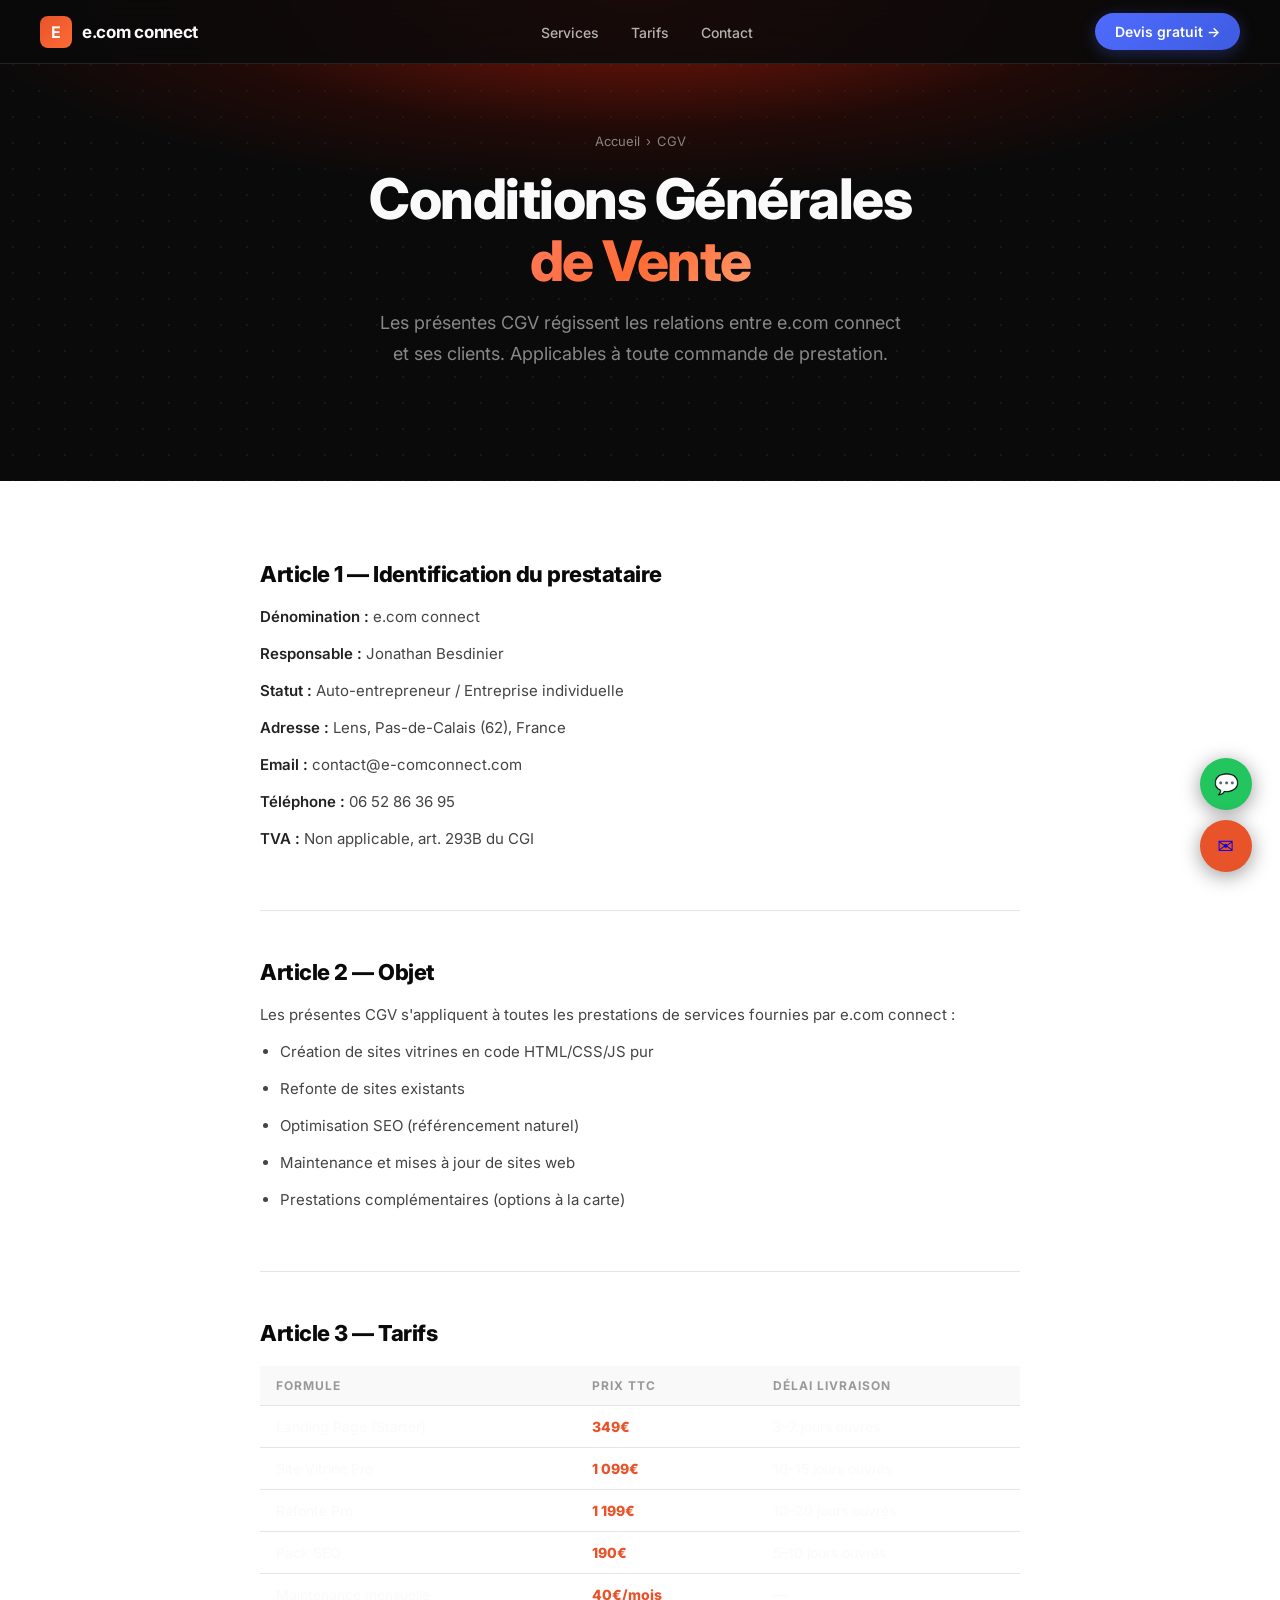
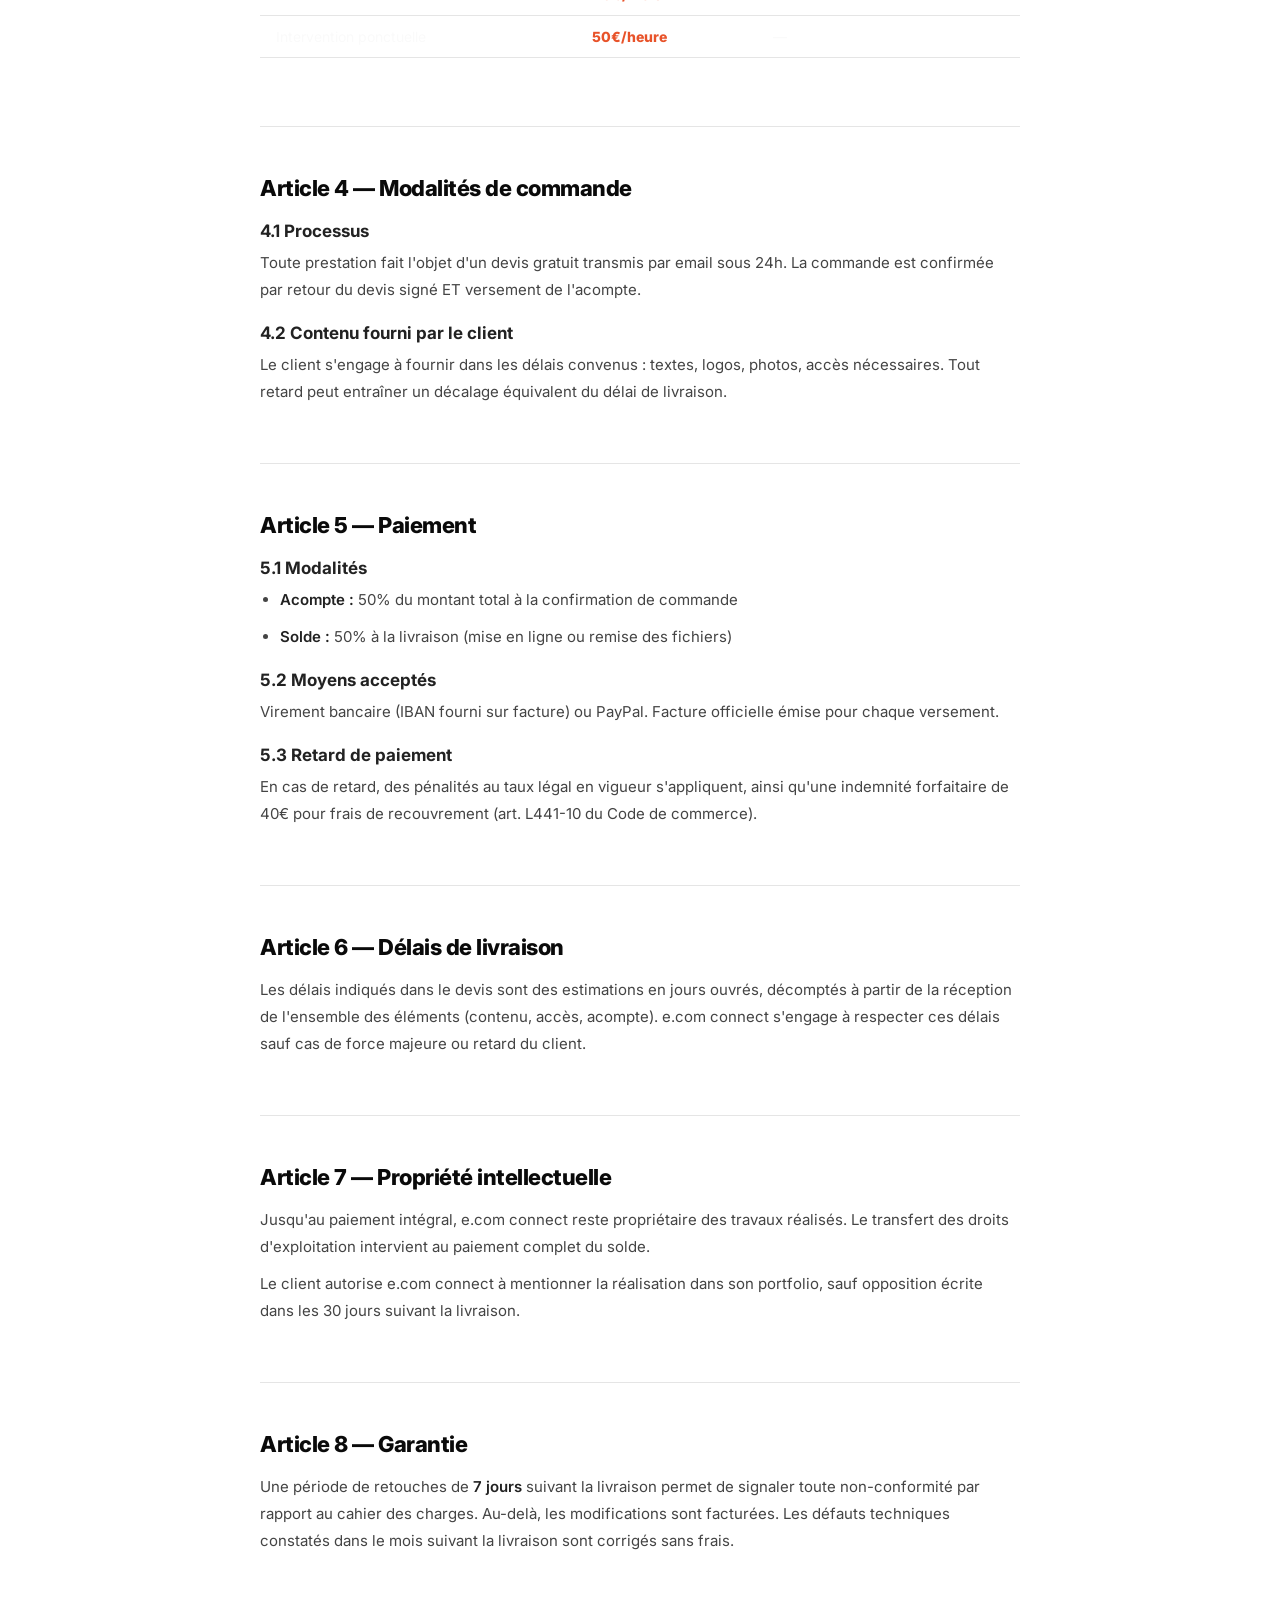
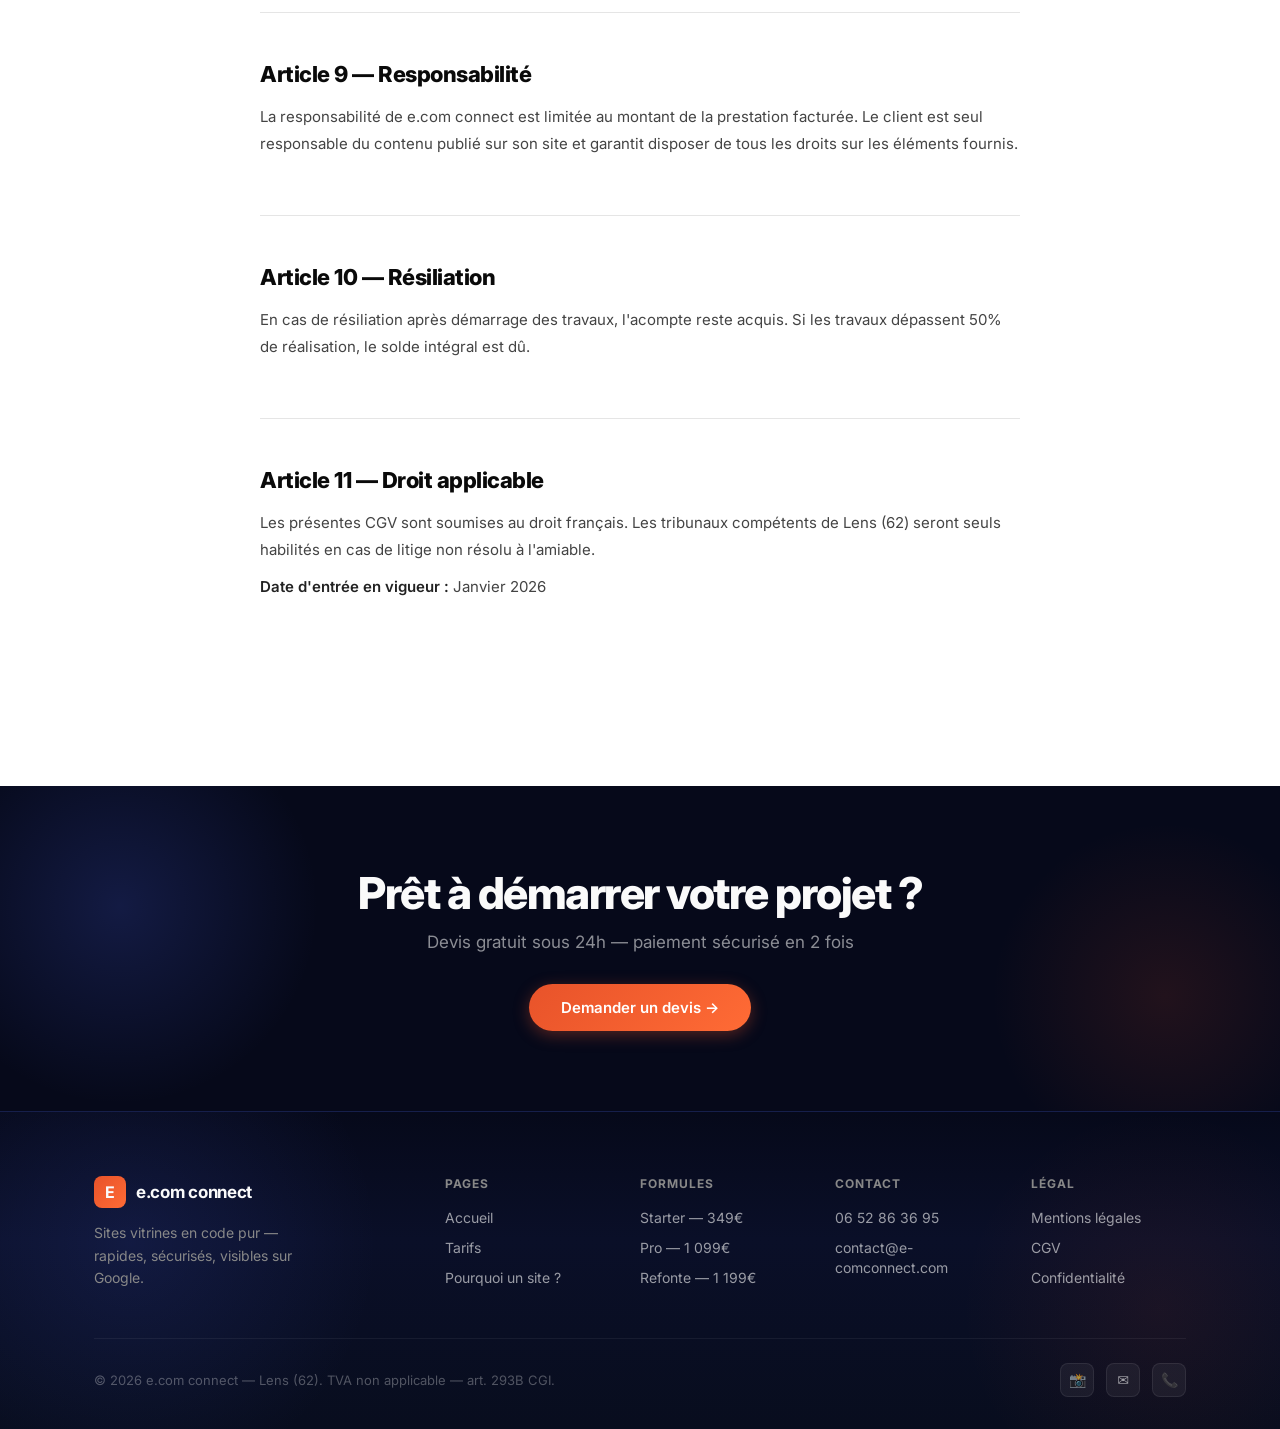
<file: cgv.html>
<!DOCTYPE html>
<html lang="fr">
<head>
  <meta charset="UTF-8" />
  <meta name="viewport" content="width=device-width, initial-scale=1.0" />
  <title>CGV — Conditions Générales de Vente | E.Com Connect</title>
  <meta name="robots" content="noindex" />
  <link rel="icon" href="favicon.png" />
  <link rel="stylesheet" href="shared.css" />
  <style>
    .legal-body { max-width:760px; margin:0 auto; }
    .legal-section { margin-bottom:48px; padding-bottom:48px; border-bottom:1px solid #e5e5e5; }
    .legal-section:last-child { border-bottom:none; }
    .legal-section h2 { font-size:22px; font-weight:800; color:#0a0a0a; margin-bottom:16px; letter-spacing:-0.5px; }
    .legal-section h3 { font-size:17px; font-weight:700; color:#222; margin:20px 0 8px; }
    .legal-section p, .legal-section li { font-size:15px; color:#444; line-height:1.8; margin-bottom:10px; }
    .legal-section ul, .legal-section ol { padding-left:20px; }
    .legal-section strong { color:#222; font-weight:600; }
    .pricing-table { width:100%; border-collapse:collapse; margin:20px 0; }
    .pricing-table th, .pricing-table td { padding:12px 16px; text-align:left; border-bottom:1px solid #e5e5e5; font-size:14px; }
    .pricing-table th { font-weight:700; font-size:12px; text-transform:uppercase; letter-spacing:1px; color:#999; background:#f9f9f9; }
    .price-highlight { font-weight:800; color:#e8532a; }
  </style>
</head>
<body>

<nav id="navbar">
  <a href="index.html" class="nav-logo">
    <div class="nav-logo-icon">E</div>
    <span class="nav-logo-text">e.com connect</span>
  </a>
  <ul class="nav-links">
    <li><a href="index.html#services">Services</a></li>
    <li><a href="tarifs.html">Tarifs</a></li>
    <li><a href="index.html#contact">Contact</a></li>
  </ul>
  <div class="nav-cta"><a href="index.html#contact" class="btn btn-blue">Devis gratuit →</a></div>
  <div class="hamburger" id="hamburger" onclick="toggleMenu()"><span></span><span></span><span></span></div>
</nav>
<div class="mobile-menu" id="mobile-menu">
  <a href="index.html" onclick="toggleMenu()">Accueil</a>
  <a href="tarifs.html" onclick="toggleMenu()">Tarifs</a>
  <a href="index.html#contact" class="mobile-cta" onclick="toggleMenu()">Devis gratuit →</a>
</div>

<section class="page-hero">
  <div class="page-hero-inner">
    <div class="page-breadcrumb"><a href="index.html">Accueil</a> <span>›</span> <span>CGV</span></div>
    <h1>Conditions Générales<br><span class="highlight">de Vente</span></h1>
    <p>Les présentes CGV régissent les relations entre e.com connect et ses clients. Applicables à toute commande de prestation.</p>
  </div>
</section>

<section class="section-light">
  <div class="container">
    <div class="legal-body">

      <div class="legal-section reveal">
        <h2>Article 1 — Identification du prestataire</h2>
        <p><strong>Dénomination :</strong> e.com connect</p>
        <p><strong>Responsable :</strong> Jonathan Besdinier</p>
        <p><strong>Statut :</strong> Auto-entrepreneur / Entreprise individuelle</p>
        <p><strong>Adresse :</strong> Lens, Pas-de-Calais (62), France</p>
        <p><strong>Email :</strong> contact@e-comconnect.com</p>
        <p><strong>Téléphone :</strong> 06 52 86 36 95</p>
        <p><strong>TVA :</strong> Non applicable, art. 293B du CGI</p>
      </div>

      <div class="legal-section reveal">
        <h2>Article 2 — Objet</h2>
        <p>Les présentes CGV s'appliquent à toutes les prestations de services fournies par e.com connect :</p>
        <ul>
          <li>Création de sites vitrines en code HTML/CSS/JS pur</li>
          <li>Refonte de sites existants</li>
          <li>Optimisation SEO (référencement naturel)</li>
          <li>Maintenance et mises à jour de sites web</li>
          <li>Prestations complémentaires (options à la carte)</li>
        </ul>
      </div>

      <div class="legal-section reveal">
        <h2>Article 3 — Tarifs</h2>
        <table class="pricing-table">
          <thead><tr><th>Formule</th><th>Prix TTC</th><th>Délai livraison</th></tr></thead>
          <tbody>
            <tr><td>Landing Page (Starter)</td><td class="price-highlight">349€</td><td>3–7 jours ouvrés</td></tr>
            <tr><td>Site Vitrine Pro</td><td class="price-highlight">1 099€</td><td>10–15 jours ouvrés</td></tr>
            <tr><td>Refonte Pro</td><td class="price-highlight">1 199€</td><td>10–20 jours ouvrés</td></tr>
            <tr><td>Pack SEO</td><td class="price-highlight">190€</td><td>5–10 jours ouvrés</td></tr>
            <tr><td>Maintenance mensuelle</td><td class="price-highlight">40€/mois</td><td>—</td></tr>
            <tr><td>Intervention ponctuelle</td><td class="price-highlight">50€/heure</td><td>—</td></tr>
          </tbody>
        </table>
      </div>

      <div class="legal-section reveal">
        <h2>Article 4 — Modalités de commande</h2>
        <h3>4.1 Processus</h3>
        <p>Toute prestation fait l'objet d'un devis gratuit transmis par email sous 24h. La commande est confirmée par retour du devis signé ET versement de l'acompte.</p>
        <h3>4.2 Contenu fourni par le client</h3>
        <p>Le client s'engage à fournir dans les délais convenus : textes, logos, photos, accès nécessaires. Tout retard peut entraîner un décalage équivalent du délai de livraison.</p>
      </div>

      <div class="legal-section reveal">
        <h2>Article 5 — Paiement</h2>
        <h3>5.1 Modalités</h3>
        <ul>
          <li><strong>Acompte :</strong> 50% du montant total à la confirmation de commande</li>
          <li><strong>Solde :</strong> 50% à la livraison (mise en ligne ou remise des fichiers)</li>
        </ul>
        <h3>5.2 Moyens acceptés</h3>
        <p>Virement bancaire (IBAN fourni sur facture) ou PayPal. Facture officielle émise pour chaque versement.</p>
        <h3>5.3 Retard de paiement</h3>
        <p>En cas de retard, des pénalités au taux légal en vigueur s'appliquent, ainsi qu'une indemnité forfaitaire de 40€ pour frais de recouvrement (art. L441-10 du Code de commerce).</p>
      </div>

      <div class="legal-section reveal">
        <h2>Article 6 — Délais de livraison</h2>
        <p>Les délais indiqués dans le devis sont des estimations en jours ouvrés, décomptés à partir de la réception de l'ensemble des éléments (contenu, accès, acompte). e.com connect s'engage à respecter ces délais sauf cas de force majeure ou retard du client.</p>
      </div>

      <div class="legal-section reveal">
        <h2>Article 7 — Propriété intellectuelle</h2>
        <p>Jusqu'au paiement intégral, e.com connect reste propriétaire des travaux réalisés. Le transfert des droits d'exploitation intervient au paiement complet du solde.</p>
        <p>Le client autorise e.com connect à mentionner la réalisation dans son portfolio, sauf opposition écrite dans les 30 jours suivant la livraison.</p>
      </div>

      <div class="legal-section reveal">
        <h2>Article 8 — Garantie</h2>
        <p>Une période de retouches de <strong>7 jours</strong> suivant la livraison permet de signaler toute non-conformité par rapport au cahier des charges. Au-delà, les modifications sont facturées. Les défauts techniques constatés dans le mois suivant la livraison sont corrigés sans frais.</p>
      </div>

      <div class="legal-section reveal">
        <h2>Article 9 — Responsabilité</h2>
        <p>La responsabilité de e.com connect est limitée au montant de la prestation facturée. Le client est seul responsable du contenu publié sur son site et garantit disposer de tous les droits sur les éléments fournis.</p>
      </div>

      <div class="legal-section reveal">
        <h2>Article 10 — Résiliation</h2>
        <p>En cas de résiliation après démarrage des travaux, l'acompte reste acquis. Si les travaux dépassent 50% de réalisation, le solde intégral est dû.</p>
      </div>

      <div class="legal-section reveal">
        <h2>Article 11 — Droit applicable</h2>
        <p>Les présentes CGV sont soumises au droit français. Les tribunaux compétents de Lens (62) seront seuls habilités en cas de litige non résolu à l'amiable.</p>
        <p><strong>Date d'entrée en vigueur :</strong> Janvier 2026</p>
      </div>

    </div>
  </div>
</section>

<section class="cta-strip">
  <div class="container cta-strip-inner">
    <h2>Prêt à démarrer votre projet ?</h2>
    <p>Devis gratuit sous 24h — paiement sécurisé en 2 fois</p>
    <div class="cta-strip-actions">
      <a href="index.html#contact" class="btn btn-primary btn-lg">Demander un devis →</a>
    </div>
  </div>
</section>

<footer>
  <div class="container">
    <div class="footer-grid">
      <div><div class="footer-brand-logo"><div class="nav-logo-icon">E</div><span class="nav-logo-text">e.com connect</span></div><p class="footer-tagline">Sites vitrines en code pur — rapides, sécurisés, visibles sur Google.</p></div>
      <div><div class="footer-col-title">Pages</div><ul class="footer-links"><li><a href="index.html">Accueil</a></li><li><a href="tarifs.html">Tarifs</a></li><li><a href="pourquoi-un-site.html">Pourquoi un site ?</a></li></ul></div>
      <div><div class="footer-col-title">Formules</div><ul class="footer-links"><li><a href="tarifs.html">Starter — 349€</a></li><li><a href="tarifs.html">Pro — 1 099€</a></li><li><a href="tarifs.html">Refonte — 1 199€</a></li></ul></div>
      <div><div class="footer-col-title">Contact</div><ul class="footer-links"><li><a href="tel:0652863695">06 52 86 36 95</a></li><li><a href="mailto:contact@e-comconnect.com">contact@e-comconnect.com</a></li></ul></div>
      <div><div class="footer-col-title">Légal</div><ul class="footer-links"><li><a href="mentions-legales.html">Mentions légales</a></li><li><a href="cgv.html">CGV</a></li><li><a href="politique-confidentialite.html">Confidentialité</a></li></ul></div>
    </div>
    <div class="footer-bottom">
      <div class="footer-copyright">© 2026 e.com connect — Lens (62). TVA non applicable — art. 293B CGI.</div>
      <div class="footer-socials"><a href="#" class="footer-social">📸</a><a href="mailto:contact@e-comconnect.com" class="footer-social">✉️</a><a href="tel:0652863695" class="footer-social">📞</a></div>
    </div>
  </div>
</footer>

<div class="floating-actions">
  <a href="https://wa.me/33652863695" class="float-btn float-wa" target="_blank">💬</a>
  <a href="mailto:contact@e-comconnect.com" class="float-btn float-mail">✉️</a>
</div>

<script>
  const nb=document.getElementById('navbar');
  window.addEventListener('scroll',()=>nb.classList.toggle('scrolled',scrollY>40),{passive:true});
  function toggleMenu(){document.getElementById('mobile-menu').classList.toggle('open');}
  const obs=new IntersectionObserver(e=>e.forEach(x=>{if(x.isIntersecting){x.target.classList.add('visible');obs.unobserve(x.target)}}),{threshold:.1,rootMargin:'0px 0px -40px 0px'});
  document.querySelectorAll('.reveal').forEach(el=>obs.observe(el));
</script>
</body>
</html>
</file>
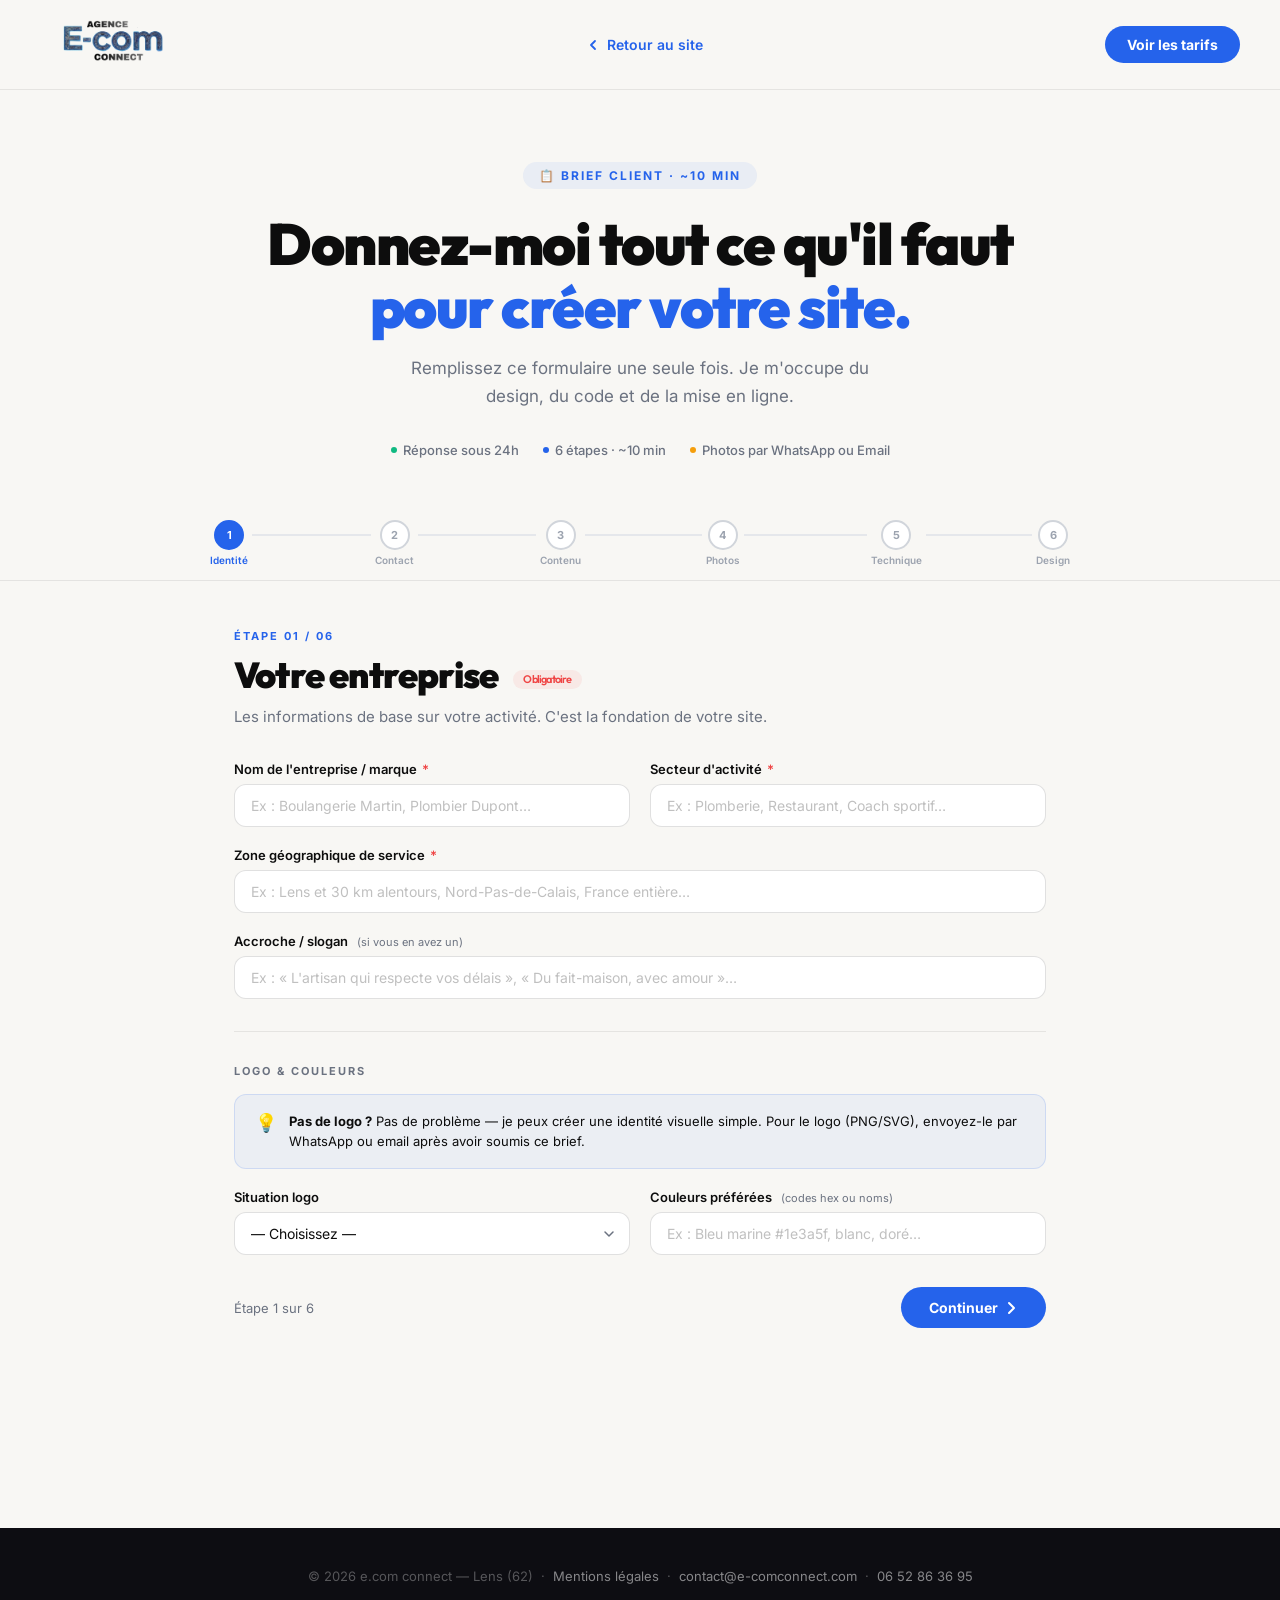
<file: checklist-client.html>
<!DOCTYPE html>
<html lang="fr">
<head>
  <meta charset="UTF-8" />
  <meta name="viewport" content="width=device-width, initial-scale=1.0" />
  <title>Brief client — E.Com Connect | Créez votre site vitrine</title>
  <meta name="description" content="Remplissez votre brief en 10 minutes. Toutes les infos dont j'ai besoin pour créer votre site vitrine sur mesure." />
  <link rel="canonical" href="https://e-comconnect.com/checklist-client.html" />
  <link rel="icon" href="favicon.png" />
  <meta property="og:type" content="website" />
  <meta property="og:url" content="https://e-comconnect.com/checklist-client.html" />
  <meta property="og:title" content="Démarrer mon projet site vitrine — E.Com Connect" />
  <meta property="og:description" content="Remplissez votre brief en 10 minutes. Devis gratuit sous 24h." />
  <meta property="og:image" content="https://e-comconnect.com/banniere-hero.png" />
  <meta property="og:site_name" content="E.Com Connect" />
  <link rel="preconnect" href="https://fonts.googleapis.com" />
  <link rel="preconnect" href="https://fonts.gstatic.com" crossorigin />
  <link href="https://fonts.googleapis.com/css2?family=Outfit:wght@300;400;500;600;700;800;900&family=Inter:wght@300;400;500;600;700&display=swap" rel="stylesheet" />
  <style>
    *, *::before, *::after { margin:0; padding:0; box-sizing:border-box; }
    html { scroll-behavior:smooth; font-size:16px; overflow-x:hidden; }
    body { font-family:'Inter',sans-serif; background:#f8f7f4; color:#0d0d0d; overflow-x:hidden; -webkit-font-smoothing:antialiased; }
    h1,h2,h3,h4 { font-family:'Outfit',sans-serif; }

    :root {
      --bg:#f8f7f4; --bg-alt:#f1f0eb; --bg-dark:#0d0d12;
      --text:#0d0d0d; --text-muted:#6b7280;
      --accent:#2563eb; --accent-2:#1d4ed8;
      --green:#10b981; --red:#ef4444;
      --border:rgba(0,0,0,0.08); --border-focus:rgba(37,99,235,0.4);
      --glass-bg:rgba(255,255,255,0.72); --glass-border:rgba(255,255,255,0.9);
      --radius:12px; --radius-lg:20px; --transition:0.25s cubic-bezier(0.4,0,0.2,1);
    }

    /* ─── NAV ─── */
    .nav {
      position:sticky; top:0; z-index:100;
      background:rgba(248,247,244,0.94);
      backdrop-filter:blur(20px);
      border-bottom:1px solid var(--border);
      padding:0 40px; height:90px;
      display:flex; align-items:center; justify-content:space-between;
    }
    .nav-logo { display:flex; align-items:center; gap:10px; text-decoration:none; }
    .nav-logo img { height:80px; width:auto; display:block; }
    .nav-back { display:flex; align-items:center; gap:6px; color:var(--accent); font-size:14px; font-weight:600; text-decoration:none; transition:var(--transition); }
    .nav-back:hover { opacity:0.75; }
    .nav-cta { background:var(--accent); color:#fff; padding:10px 22px; border-radius:999px; font-size:14px; font-weight:700; text-decoration:none; transition:var(--transition); }
    .nav-cta:hover { background:var(--accent-2); }
    @media(max-width:640px){ .nav { padding:0 20px; height:72px; } .nav-logo img { height:56px; } .nav-cta { display:none; } }

    /* ─── HERO ─── */
    .hero { padding:72px 24px 48px; text-align:center; }
    .hero-badge { display:inline-flex; align-items:center; gap:8px; font-size:12px; font-weight:700; text-transform:uppercase; letter-spacing:2px; color:var(--accent); background:rgba(37,99,235,0.07); padding:6px 16px; border-radius:999px; margin-bottom:24px; }
    .hero h1 { font-size:clamp(32px,5vw,58px); font-weight:900; letter-spacing:-1.5px; line-height:1.08; margin-bottom:16px; }
    .hero h1 span { color:var(--accent); }
    .hero p { font-size:17px; color:var(--text-muted); max-width:520px; margin:0 auto 32px; line-height:1.65; }
    .hero-meta { display:flex; align-items:center; justify-content:center; gap:24px; flex-wrap:wrap; font-size:13px; color:var(--text-muted); }
    .hero-meta-item { display:flex; align-items:center; gap:6px; font-weight:500; }
    .hero-meta-dot { width:6px; height:6px; border-radius:50%; }

    /* ─── PROGRESS BAR ─── */
    .progress-wrap { position:sticky; top:90px; z-index:90; background:rgba(248,247,244,0.96); backdrop-filter:blur(12px); border-bottom:1px solid var(--border); padding:0 24px; }
    .progress-bar { max-width:860px; margin:0 auto; display:flex; align-items:flex-start; gap:0; padding:14px 0; }
    .prog-step { display:flex; align-items:center; flex:1; }
    .prog-step:last-child { flex:none; }
    .prog-step-inner { display:flex; flex-direction:column; align-items:center; gap:4px; }
    .prog-dot { width:30px; height:30px; border-radius:50%; border:2px solid #d1d5db; background:#fff; display:flex; align-items:center; justify-content:center; font-size:11px; font-weight:700; color:#9ca3af; flex-shrink:0; transition:var(--transition); cursor:pointer; }
    .prog-dot.active { border-color:var(--accent); background:var(--accent); color:#fff; }
    .prog-dot.done { border-color:var(--green); background:var(--green); color:#fff; }
    .prog-line { flex:1; height:2px; background:#e5e7eb; transition:var(--transition); margin:0 4px; margin-top:-16px; }
    .prog-line.done { background:var(--green); }
    .prog-label { font-size:10px; color:#9ca3af; font-weight:600; white-space:nowrap; }
    .prog-label.active { color:var(--accent); }
    .prog-label.done { color:var(--green); }
    @media(max-width:560px){ .prog-label { display:none; } .prog-dot { width:24px; height:24px; font-size:9px; } }
    @media(max-width:480px){ .progress-wrap { top:72px; } }

    /* ─── MAIN ─── */
    .main { max-width:860px; margin:0 auto; padding:0 24px 120px; }

    /* ─── STEP SECTION ─── */
    .form-step { display:none; }
    .form-step.active { display:block; }

    .step-header { padding:48px 0 32px; }
    .step-num { font-size:11px; font-weight:700; text-transform:uppercase; letter-spacing:2px; color:var(--accent); margin-bottom:10px; }
    .step-title { font-size:clamp(24px,3.5vw,36px); font-weight:900; letter-spacing:-0.8px; margin-bottom:8px; line-height:1.2; }
    .step-desc { font-size:15px; color:var(--text-muted); line-height:1.6; }
    .step-badge { display:inline-flex; align-items:center; gap:6px; font-size:11px; font-weight:600; padding:3px 10px; border-radius:999px; margin-left:10px; vertical-align:middle; }
    .step-badge.required { background:rgba(239,68,68,0.08); color:var(--red); }
    .step-badge.optional { background:rgba(107,114,128,0.08); color:var(--text-muted); }

    /* ─── FORM ELEMENTS ─── */
    .form-grid { display:grid; grid-template-columns:1fr 1fr; gap:20px; }
    .form-grid.cols-1 { grid-template-columns:1fr; }
    .form-grid.cols-3 { grid-template-columns:1fr 1fr 1fr; }
    @media(max-width:640px){ .form-grid, .form-grid.cols-3 { grid-template-columns:1fr; } }
    .form-group { display:flex; flex-direction:column; gap:7px; }
    .form-group.full { grid-column:1/-1; }

    label { font-size:13px; font-weight:600; color:var(--text); }
    label .req { color:var(--red); margin-left:2px; }
    label .tip { font-size:11px; font-weight:400; color:var(--text-muted); margin-left:6px; }

    input[type=text], input[type=email], input[type=tel], input[type=url], select, textarea {
      width:100%; padding:12px 16px; border-radius:var(--radius);
      border:1.5px solid rgba(0,0,0,0.12); background:#fff;
      font-family:'Inter',sans-serif; font-size:14px; color:var(--text);
      transition:border-color var(--transition), box-shadow var(--transition);
      outline:none; resize:none;
    }
    input:focus, select:focus, textarea:focus { border-color:var(--accent); box-shadow:0 0 0 3px rgba(37,99,235,0.1); }
    input::placeholder, textarea::placeholder { color:#c0c0c0; }
    select { appearance:none; cursor:pointer; background-image:url("data:image/svg+xml,%3Csvg xmlns='http://www.w3.org/2000/svg' width='12' height='12' viewBox='0 0 12 12'%3E%3Cpath d='M2 4l4 4 4-4' stroke='%236b7280' stroke-width='1.5' stroke-linecap='round' stroke-linejoin='round' fill='none'/%3E%3C/svg%3E"); background-repeat:no-repeat; background-position:right 14px center; padding-right:38px; }
    textarea { min-height:100px; line-height:1.6; }
    .char-counter { font-size:11px; color:var(--text-muted); text-align:right; }

    /* ─── CARD CHECKBOX ─── */
    .card-group { display:grid; grid-template-columns:1fr 1fr; gap:12px; }
    @media(max-width:480px){ .card-group { grid-template-columns:1fr; } }
    .card-check { display:none; }
    .card-label { display:flex; align-items:flex-start; gap:12px; padding:16px; border-radius:var(--radius); border:1.5px solid rgba(0,0,0,0.1); background:#fff; cursor:pointer; transition:all var(--transition); }
    .card-label:hover { border-color:rgba(37,99,235,0.3); background:rgba(37,99,235,0.02); }
    .card-check:checked + .card-label { border-color:var(--accent); background:rgba(37,99,235,0.05); }
    .card-icon { font-size:22px; flex-shrink:0; margin-top:1px; }
    .card-text { flex:1; }
    .card-title { font-size:13px; font-weight:700; color:var(--text); margin-bottom:2px; }
    .card-sub { font-size:12px; color:var(--text-muted); line-height:1.4; }
    .card-check-mark { width:18px; height:18px; border:2px solid #d1d5db; border-radius:5px; flex-shrink:0; margin-top:2px; transition:var(--transition); display:flex; align-items:center; justify-content:center; }
    .card-check:checked + .card-label .card-check-mark { background:var(--accent); border-color:var(--accent); }
    .card-check:checked + .card-label .card-check-mark::after { content:'✓'; font-size:11px; color:#fff; font-weight:700; }

    /* ─── TONE SELECTOR ─── */
    .tone-grid { display:grid; grid-template-columns:repeat(4,1fr); gap:10px; }
    @media(max-width:600px){ .tone-grid { grid-template-columns:repeat(2,1fr); } }
    .tone-radio { display:none; }
    .tone-label { display:flex; flex-direction:column; align-items:center; gap:8px; padding:18px 10px; border-radius:var(--radius); border:1.5px solid rgba(0,0,0,0.1); background:#fff; cursor:pointer; transition:all var(--transition); text-align:center; }
    .tone-label:hover { border-color:rgba(37,99,235,0.3); }
    .tone-radio:checked + .tone-label { border-color:var(--accent); background:rgba(37,99,235,0.05); }
    .tone-emoji { font-size:28px; }
    .tone-name { font-size:12px; font-weight:700; color:var(--text); }
    .tone-desc { font-size:11px; color:var(--text-muted); line-height:1.3; }

    /* ─── INFO BOX ─── */
    .info-box { padding:16px 20px; border-radius:var(--radius); margin-bottom:20px; display:flex; align-items:flex-start; gap:12px; }
    .info-box.blue { background:rgba(37,99,235,0.06); border:1.5px solid rgba(37,99,235,0.15); }
    .info-box.green { background:rgba(16,185,129,0.06); border:1.5px solid rgba(16,185,129,0.2); }
    .info-box.amber { background:rgba(245,158,11,0.07); border:1.5px solid rgba(245,158,11,0.2); }
    .info-icon { font-size:18px; flex-shrink:0; margin-top:1px; }
    .info-text { font-size:13px; color:var(--text); line-height:1.6; }
    .info-text strong { font-weight:700; }

    /* ─── PHOTOS SECTION ─── */
    .send-options { display:grid; grid-template-columns:1fr 1fr; gap:16px; margin:24px 0; }
    @media(max-width:560px){ .send-options { grid-template-columns:1fr; } }
    .send-card { padding:24px; border-radius:var(--radius-lg); border:1.5px solid; text-align:center; }
    .send-card.wa { border-color:rgba(34,197,94,0.3); background:rgba(34,197,94,0.04); }
    .send-card.mail { border-color:rgba(37,99,235,0.2); background:rgba(37,99,235,0.04); }
    .send-card-icon { font-size:32px; margin-bottom:10px; }
    .send-card-title { font-family:'Outfit',sans-serif; font-size:16px; font-weight:800; margin-bottom:6px; }
    .send-card-desc { font-size:13px; color:var(--text-muted); line-height:1.5; margin-bottom:16px; }
    .send-card a { display:inline-flex; align-items:center; gap:6px; padding:9px 18px; border-radius:999px; font-size:13px; font-weight:700; text-decoration:none; transition:var(--transition); }
    .send-card.wa a { background:#22c55e; color:#fff; }
    .send-card.wa a:hover { background:#16a34a; }
    .send-card.mail a { background:var(--accent); color:#fff; }
    .send-card.mail a:hover { background:var(--accent-2); }

    /* ─── SEPARATORS ─── */
    .form-sep { height:1px; background:var(--border); margin:32px 0; }
    .form-section-label { font-size:11px; font-weight:700; text-transform:uppercase; letter-spacing:2px; color:var(--text-muted); margin-bottom:16px; }

    /* ─── NAV BUTTONS ─── */
    .step-nav { display:flex; align-items:center; justify-content:space-between; padding:32px 0 0; gap:12px; }
    .btn-prev { display:inline-flex; align-items:center; gap:6px; padding:12px 24px; border-radius:999px; font-size:14px; font-weight:700; border:1.5px solid rgba(0,0,0,0.12); background:#fff; color:var(--text); cursor:pointer; transition:var(--transition); font-family:'Inter',sans-serif; }
    .btn-prev:hover { border-color:#aaa; }
    .btn-next { display:inline-flex; align-items:center; gap:6px; padding:12px 28px; border-radius:999px; font-size:14px; font-weight:700; border:none; background:var(--accent); color:#fff; cursor:pointer; transition:var(--transition); font-family:'Inter',sans-serif; }
    .btn-next:hover { background:var(--accent-2); transform:translateX(2px); }
    .step-counter { font-size:13px; color:var(--text-muted); }

    /* ─── SUBMIT ─── */
    .submit-section { padding:48px 0 0; }
    .submit-preview { background:linear-gradient(135deg,#0d0d12 0%,#1a1f3a 100%); border-radius:24px; padding:40px; margin-bottom:28px; position:relative; overflow:hidden; }
    .submit-preview::before { content:''; position:absolute; top:-60px; right:-60px; width:200px; height:200px; border-radius:50%; background:radial-gradient(circle,rgba(37,99,235,0.25),transparent 70%); }
    .submit-preview-inner { position:relative; z-index:1; }
    .submit-preview h2 { font-size:28px; font-weight:900; color:#fff; margin-bottom:10px; letter-spacing:-0.5px; }
    .submit-preview p { font-size:15px; color:rgba(255,255,255,0.55); margin-bottom:28px; line-height:1.6; }
    .submit-btns { display:flex; gap:14px; flex-wrap:wrap; }
    .btn-submit-mail { display:inline-flex; align-items:center; gap:8px; padding:14px 28px; border-radius:999px; font-size:15px; font-weight:700; background:var(--accent); color:#fff; border:none; cursor:pointer; font-family:'Inter',sans-serif; transition:var(--transition); }
    .btn-submit-mail:hover { background:#1d4ed8; transform:translateY(-1px); }
    .btn-submit-wa { display:inline-flex; align-items:center; gap:8px; padding:14px 28px; border-radius:999px; font-size:15px; font-weight:700; background:#22c55e; color:#fff; border:none; cursor:pointer; font-family:'Inter',sans-serif; transition:var(--transition); }
    .btn-submit-wa:hover { background:#16a34a; transform:translateY(-1px); }
    .submit-note { font-size:13px; color:var(--text-muted); line-height:1.6; }
    .submit-note a { color:var(--accent); text-decoration:none; font-weight:600; }

    /* ─── FOOTER ─── */
    .footer-simple { background:var(--bg-dark); padding:40px 24px; text-align:center; margin-top:80px; }
    .footer-simple p { font-size:13px; color:rgba(255,255,255,0.3); }
    .footer-simple a { color:rgba(255,255,255,0.5); text-decoration:none; }
    .footer-simple a:hover { color:#fff; }
  </style>
</head>
<body>

<!-- NAV -->
<nav class="nav">
  <a href="index.html" class="nav-logo">
    <img src="logo-circuit.png" alt="E.Com Connect" />
  </a>
  <a href="index.html" class="nav-back">
    <svg width="16" height="16" viewBox="0 0 16 16" fill="none"><path d="M10 12L6 8l4-4" stroke="currentColor" stroke-width="1.8" stroke-linecap="round" stroke-linejoin="round"/></svg>
    Retour au site
  </a>
  <a href="tarifs.html" class="nav-cta">Voir les tarifs</a>
</nav>

<!-- HERO -->
<div class="hero">
  <div class="hero-badge">📋 Brief client · ~10 min</div>
  <h1>Donnez-moi tout ce qu'il faut<br><span>pour créer votre site.</span></h1>
  <p>Remplissez ce formulaire une seule fois. Je m'occupe du design, du code et de la mise en ligne.</p>
  <div class="hero-meta">
    <div class="hero-meta-item"><div class="hero-meta-dot" style="background:#10b981"></div>Réponse sous 24h</div>
    <div class="hero-meta-item"><div class="hero-meta-dot" style="background:#2563eb"></div>6 étapes · ~10 min</div>
    <div class="hero-meta-item"><div class="hero-meta-dot" style="background:#f59e0b"></div>Photos par WhatsApp ou Email</div>
  </div>
</div>

<!-- PROGRESS BAR -->
<div class="progress-wrap">
  <div class="progress-bar" id="progressBar">
    <div class="prog-step">
      <div class="prog-step-inner">
        <div class="prog-dot active" id="dot-1" onclick="goToStep(1)">1</div>
        <span class="prog-label active" id="lbl-1">Identité</span>
      </div>
      <div class="prog-line" id="line-1"></div>
    </div>
    <div class="prog-step">
      <div class="prog-step-inner">
        <div class="prog-dot" id="dot-2" onclick="goToStep(2)">2</div>
        <span class="prog-label" id="lbl-2">Contact</span>
      </div>
      <div class="prog-line" id="line-2"></div>
    </div>
    <div class="prog-step">
      <div class="prog-step-inner">
        <div class="prog-dot" id="dot-3" onclick="goToStep(3)">3</div>
        <span class="prog-label" id="lbl-3">Contenu</span>
      </div>
      <div class="prog-line" id="line-3"></div>
    </div>
    <div class="prog-step">
      <div class="prog-step-inner">
        <div class="prog-dot" id="dot-4" onclick="goToStep(4)">4</div>
        <span class="prog-label" id="lbl-4">Photos</span>
      </div>
      <div class="prog-line" id="line-4"></div>
    </div>
    <div class="prog-step">
      <div class="prog-step-inner">
        <div class="prog-dot" id="dot-5" onclick="goToStep(5)">5</div>
        <span class="prog-label" id="lbl-5">Technique</span>
      </div>
      <div class="prog-line" id="line-5"></div>
    </div>
    <div class="prog-step">
      <div class="prog-step-inner">
        <div class="prog-dot" id="dot-6" onclick="goToStep(6)">6</div>
        <span class="prog-label" id="lbl-6">Design</span>
      </div>
    </div>
  </div>
</div>

<!-- FORM -->
<div class="main">

  <!-- ═══ STEP 1 — IDENTITÉ ═══ -->
  <div class="form-step active" id="step-1">
    <div class="step-header">
      <div class="step-num">Étape 01 / 06</div>
      <h2 class="step-title">Votre entreprise <span class="step-badge required">Obligatoire</span></h2>
      <p class="step-desc">Les informations de base sur votre activité. C'est la fondation de votre site.</p>
    </div>

    <div class="form-grid">
      <div class="form-group">
        <label for="company">Nom de l'entreprise / marque <span class="req">*</span></label>
        <input type="text" id="company" placeholder="Ex : Boulangerie Martin, Plombier Dupont…" />
      </div>
      <div class="form-group">
        <label for="sector">Secteur d'activité <span class="req">*</span></label>
        <input type="text" id="sector" placeholder="Ex : Plomberie, Restaurant, Coach sportif…" />
      </div>
      <div class="form-group full">
        <label for="zone">Zone géographique de service <span class="req">*</span></label>
        <input type="text" id="zone" placeholder="Ex : Lens et 30 km alentours, Nord-Pas-de-Calais, France entière…" />
      </div>
      <div class="form-group full">
        <label for="tagline">Accroche / slogan <span class="tip">(si vous en avez un)</span></label>
        <input type="text" id="tagline" placeholder="Ex : « L'artisan qui respecte vos délais », « Du fait-maison, avec amour »…" />
      </div>
    </div>

    <div class="form-sep"></div>
    <div class="form-section-label">Logo & Couleurs</div>

    <div class="info-box blue">
      <span class="info-icon">💡</span>
      <div class="info-text"><strong>Pas de logo ?</strong> Pas de problème — je peux créer une identité visuelle simple. Pour le logo (PNG/SVG), envoyez-le par WhatsApp ou email après avoir soumis ce brief.</div>
    </div>

    <div class="form-grid">
      <div class="form-group">
        <label for="logo-status">Situation logo</label>
        <select id="logo-status">
          <option value="">— Choisissez —</option>
          <option value="j'ai un logo PNG/SVG prêt">J'ai un logo (PNG ou SVG)</option>
          <option value="j'ai un logo mais pas en bonne qualité">J'ai un logo mais en mauvaise qualité</option>
          <option value="je n'ai pas de logo — à créer">Je n'ai pas de logo, à créer</option>
          <option value="juste le nom en texte, pas de logo">Juste le nom en texte</option>
        </select>
      </div>
      <div class="form-group">
        <label for="colors">Couleurs préférées <span class="tip">(codes hex ou noms)</span></label>
        <input type="text" id="colors" placeholder="Ex : Bleu marine #1e3a5f, blanc, doré…" />
      </div>
    </div>

    <div class="step-nav">
      <span class="step-counter">Étape 1 sur 6</span>
      <button class="btn-next" onclick="goToStep(2)">Continuer <svg width="14" height="14" viewBox="0 0 14 14" fill="none"><path d="M5 2l5 5-5 5" stroke="currentColor" stroke-width="2" stroke-linecap="round" stroke-linejoin="round"/></svg></button>
    </div>
  </div>

  <!-- ═══ STEP 2 — CONTACT ═══ -->
  <div class="form-step" id="step-2">
    <div class="step-header">
      <div class="step-num">Étape 02 / 06</div>
      <h2 class="step-title">Vos coordonnées <span class="step-badge required">Obligatoire</span></h2>
      <p class="step-desc">Ces infos apparaîtront sur votre site pour que vos clients puissent vous contacter.</p>
    </div>

    <div class="form-grid">
      <div class="form-group">
        <label for="phone">Téléphone principal <span class="req">*</span></label>
        <input type="tel" id="phone" placeholder="06 52 86 36 95" />
      </div>
      <div class="form-group">
        <label for="email-contact">Email professionnel <span class="req">*</span></label>
        <input type="email" id="email-contact" placeholder="contact@monentreprise.fr" />
      </div>
      <div class="form-group full">
        <label for="address">Adresse physique <span class="tip">(si vous recevez du public)</span></label>
        <input type="text" id="address" placeholder="Ex : 12 rue de la Paix, 62300 Lens" />
      </div>
      <div class="form-group">
        <label for="whatsapp">WhatsApp <span class="tip">(si différent du tél principal)</span></label>
        <input type="tel" id="whatsapp" placeholder="06 …" />
      </div>
      <div class="form-group">
        <label for="hours">Horaires d'ouverture</label>
        <input type="text" id="hours" placeholder="Ex : Lun–Ven 8h–18h, Sam 9h–12h" />
      </div>
    </div>

    <div class="form-sep"></div>
    <div class="form-section-label">Réseaux sociaux</div>

    <div class="form-grid">
      <div class="form-group">
        <label for="instagram">Instagram</label>
        <input type="url" id="instagram" placeholder="https://instagram.com/votre-compte" />
      </div>
      <div class="form-group">
        <label for="facebook">Facebook</label>
        <input type="url" id="facebook" placeholder="https://facebook.com/votre-page" />
      </div>
      <div class="form-group">
        <label for="tiktok">TikTok</label>
        <input type="url" id="tiktok" placeholder="https://tiktok.com/@votre-compte" />
      </div>
      <div class="form-group">
        <label for="linkedin">LinkedIn</label>
        <input type="url" id="linkedin" placeholder="https://linkedin.com/in/vous" />
      </div>
    </div>

    <div class="step-nav">
      <button class="btn-prev" onclick="goToStep(1)"><svg width="14" height="14" viewBox="0 0 14 14" fill="none"><path d="M9 2L4 7l5 5" stroke="currentColor" stroke-width="2" stroke-linecap="round" stroke-linejoin="round"/></svg> Retour</button>
      <span class="step-counter">Étape 2 sur 6</span>
      <button class="btn-next" onclick="goToStep(3)">Continuer <svg width="14" height="14" viewBox="0 0 14 14" fill="none"><path d="M5 2l5 5-5 5" stroke="currentColor" stroke-width="2" stroke-linecap="round" stroke-linejoin="round"/></svg></button>
    </div>
  </div>

  <!-- ═══ STEP 3 — CONTENU ═══ -->
  <div class="form-step" id="step-3">
    <div class="step-header">
      <div class="step-num">Étape 03 / 06</div>
      <h2 class="step-title">Votre contenu <span class="step-badge required">Important</span></h2>
      <p class="step-desc">Ce que vous faites, ce que vous proposez. Plus vous donnez de détails, meilleur sera votre site.</p>
    </div>

    <div class="info-box green">
      <span class="info-icon">✍️</span>
      <div class="info-text"><strong>Pas le temps d'écrire ?</strong> Quelques mots-clés suffisent. La rédaction est incluse dans la formule Pro, ou disponible en option à la carte.</div>
    </div>

    <div class="form-grid cols-1">
      <div class="form-group">
        <label for="activity">Décrivez votre activité <span class="req">*</span> <span class="tip">En quelques phrases, comme à un ami</span></label>
        <textarea id="activity" rows="4" placeholder="Ex : Je suis plombier depuis 12 ans à Lens. J'interviens pour les particuliers et professionnels — installations sanitaires, dépannages urgents, rénovations de salle de bain. Disponible 7j/7…"></textarea>
        <div class="char-counter"><span id="cc-activity">0</span> / 1000</div>
      </div>
      <div class="form-group">
        <label for="services">Liste de vos services / prestations <span class="req">*</span></label>
        <textarea id="services" rows="5" placeholder="Ex :&#10;- Installation sanitaire complète&#10;- Dépannage urgence 24h/24&#10;- Rénovation salle de bain&#10;- Chauffe-eau, ballon thermodynamique&#10;- Débouchage canalisation…"></textarea>
      </div>
      <div class="form-group">
        <label for="pricing">Grille tarifaire <span class="tip">(si vous souhaitez l'afficher — sinon laissez vide)</span></label>
        <textarea id="pricing" rows="4" placeholder="Ex :&#10;- Dépannage urgence : à partir de 80€&#10;- Pose robinetterie : 60€&#10;- Devis gratuit sur place…"></textarea>
      </div>
    </div>

    <div class="form-sep"></div>
    <div class="form-section-label">Avis clients & FAQ</div>

    <div class="form-grid cols-1">
      <div class="form-group">
        <label for="testimonials">Témoignages clients <span class="tip">(2 à 5 avis — copiez-collez depuis Google ou Facebook)</span></label>
        <textarea id="testimonials" rows="5" placeholder="Ex :&#10;« Super réactif, intervention en moins d'une heure. Vraiment professionnel. » — Sophie M., Lens&#10;&#10;« Travail soigné et tarif honnête. Je recommande sans hésiter ! » — Marc D., Béthune"></textarea>
      </div>
      <div class="form-group">
        <label for="faq">Questions fréquentes <span class="tip">(Ce que vos clients vous demandent souvent)</span></label>
        <textarea id="faq" rows="5" placeholder="Ex :&#10;Q : Intervenez-vous le week-end ?&#10;R : Oui, 7j/7 pour les urgences.&#10;&#10;Q : Faites-vous des devis gratuits ?&#10;R : Oui, déplacement et devis offerts."></textarea>
      </div>
    </div>

    <div class="form-sep"></div>
    <div class="form-section-label">Informations légales</div>

    <div class="form-grid cols-3">
      <div class="form-group">
        <label for="siret">N° SIRET</label>
        <input type="text" id="siret" placeholder="12345678901234" />
      </div>
      <div class="form-group">
        <label for="legal-form">Forme juridique</label>
        <select id="legal-form">
          <option value="">— Choisissez —</option>
          <option>Auto-entrepreneur</option>
          <option>SARL</option>
          <option>EURL</option>
          <option>SAS / SASU</option>
          <option>EI</option>
          <option>Autre</option>
        </select>
      </div>
      <div class="form-group">
        <label for="tva">N° TVA <span class="tip">(si applicable)</span></label>
        <input type="text" id="tva" placeholder="FR12345678901" />
      </div>
    </div>

    <div class="step-nav">
      <button class="btn-prev" onclick="goToStep(2)"><svg width="14" height="14" viewBox="0 0 14 14" fill="none"><path d="M9 2L4 7l5 5" stroke="currentColor" stroke-width="2" stroke-linecap="round" stroke-linejoin="round"/></svg> Retour</button>
      <span class="step-counter">Étape 3 sur 6</span>
      <button class="btn-next" onclick="goToStep(4)">Continuer <svg width="14" height="14" viewBox="0 0 14 14" fill="none"><path d="M5 2l5 5-5 5" stroke="currentColor" stroke-width="2" stroke-linecap="round" stroke-linejoin="round"/></svg></button>
    </div>
  </div>

  <!-- ═══ STEP 4 — PHOTOS ═══ -->
  <div class="form-step" id="step-4">
    <div class="step-header">
      <div class="step-num">Étape 04 / 06</div>
      <h2 class="step-title">Photos & Visuels <span class="step-badge optional">Recommandé</span></h2>
      <p class="step-desc">Les photos personnalisent votre site et rassurent vos clients. Envoyez-les directement via WhatsApp ou email.</p>
    </div>

    <div class="info-box amber">
      <span class="info-icon">📸</span>
      <div class="info-text"><strong>Pas de photos ?</strong> Je peux utiliser des photos libres de droits professionnelles adaptées à votre secteur — inclus dans toutes les formules.</div>
    </div>

    <div class="send-options">
      <div class="send-card wa">
        <div class="send-card-icon">💬</div>
        <div class="send-card-title">Envoyer par WhatsApp</div>
        <div class="send-card-desc">Envoyez vos photos, logo et visuels directement en message. Mentionnez votre nom d'entreprise.</div>
        <a href="https://wa.me/33652863695?text=Bonjour%2C%20je%20vous%20envoie%20mes%20photos%20pour%20mon%20site%20vitrine." target="_blank">
          💬 Ouvrir WhatsApp
        </a>
      </div>
      <div class="send-card mail">
        <div class="send-card-icon">📧</div>
        <div class="send-card-title">Envoyer par Email</div>
        <div class="send-card-desc">Envoyez vos fichiers en pièce jointe. Formats : JPG, PNG, SVG, WebP, MP4, PDF.</div>
        <a href="mailto:contact@e-comconnect.com?subject=Photos pour mon site vitrine&body=Bonjour,%0A%0AVoici mes photos pour le site.%0AMon entreprise : ...">
          📧 Ouvrir l'email
        </a>
      </div>
    </div>

    <div class="form-sep"></div>
    <div class="form-section-label">Dites-moi ce que vous prévoyez d'envoyer</div>

    <div class="card-group">
      <input type="checkbox" class="card-check" id="ph-team" value="Photo équipe / portrait personnel" />
      <label class="card-label" for="ph-team">
        <span class="card-icon">🤝</span>
        <div class="card-text"><div class="card-title">Photo équipe / portrait</div><div class="card-sub">Votre visage ou votre équipe — humanise votre site</div></div>
        <div class="card-check-mark"></div>
      </label>

      <input type="checkbox" class="card-check" id="ph-work" value="Photos réalisations / portfolio" />
      <label class="card-label" for="ph-work">
        <span class="card-icon">🔨</span>
        <div class="card-text"><div class="card-title">Photos réalisations</div><div class="card-sub">Avant/après, chantiers, plats, projets…</div></div>
        <div class="card-check-mark"></div>
      </label>

      <input type="checkbox" class="card-check" id="ph-place" value="Photo devanture / local" />
      <label class="card-label" for="ph-place">
        <span class="card-icon">🏪</span>
        <div class="card-text"><div class="card-title">Photo devanture / local</div><div class="card-sub">Votre boutique, bureau, véhicule…</div></div>
        <div class="card-check-mark"></div>
      </label>

      <input type="checkbox" class="card-check" id="ph-logo" value="Logo (PNG transparent ou SVG)" />
      <label class="card-label" for="ph-logo">
        <span class="card-icon">🎨</span>
        <div class="card-text"><div class="card-title">Logo</div><div class="card-sub">PNG fond transparent ou SVG de préférence</div></div>
        <div class="card-check-mark"></div>
      </label>

      <input type="checkbox" class="card-check" id="ph-video" value="Vidéo de présentation" />
      <label class="card-label" for="ph-video">
        <span class="card-icon">🎬</span>
        <div class="card-text"><div class="card-title">Vidéo de présentation</div><div class="card-sub">30 sec à 2 min, MP4 ou MOV</div></div>
        <div class="card-check-mark"></div>
      </label>

      <input type="checkbox" class="card-check" id="ph-none" value="Aucune photo — utiliser des photos libres de droits" />
      <label class="card-label" for="ph-none">
        <span class="card-icon">🖼️</span>
        <div class="card-text"><div class="card-title">Pas de photos</div><div class="card-sub">Utiliser des photos libres de droits professionnelles</div></div>
        <div class="card-check-mark"></div>
      </label>
    </div>

    <div class="step-nav">
      <button class="btn-prev" onclick="goToStep(3)"><svg width="14" height="14" viewBox="0 0 14 14" fill="none"><path d="M9 2L4 7l5 5" stroke="currentColor" stroke-width="2" stroke-linecap="round" stroke-linejoin="round"/></svg> Retour</button>
      <span class="step-counter">Étape 4 sur 6</span>
      <button class="btn-next" onclick="goToStep(5)">Continuer <svg width="14" height="14" viewBox="0 0 14 14" fill="none"><path d="M5 2l5 5-5 5" stroke="currentColor" stroke-width="2" stroke-linecap="round" stroke-linejoin="round"/></svg></button>
    </div>
  </div>

  <!-- ═══ STEP 5 — TECHNIQUE ═══ -->
  <div class="form-step" id="step-5">
    <div class="step-header">
      <div class="step-num">Étape 05 / 06</div>
      <h2 class="step-title">Technique <span class="step-badge optional">Optionnel</span></h2>
      <p class="step-desc">Si vous avez déjà un nom de domaine ou un site existant, indiquez-le ici.</p>
    </div>

    <div class="info-box blue">
      <span class="info-icon">🌐</span>
      <div class="info-text"><strong>Pas de nom de domaine ?</strong> Je m'occupe de tout — achat, hébergement, mise en ligne. C'est inclus ou proposé à la livraison.</div>
    </div>

    <div class="form-grid">
      <div class="form-group">
        <label for="domain">Nom de domaine existant</label>
        <input type="text" id="domain" placeholder="Ex : monentreprise.fr (ou « à créer »)" />
      </div>
      <div class="form-group">
        <label for="old-site">Site actuel <span class="tip">(si refonte)</span></label>
        <input type="url" id="old-site" placeholder="https://www.ancien-site.fr" />
      </div>
      <div class="form-group full">
        <label for="pro-email">Email professionnel souhaité</label>
        <input type="email" id="pro-email" placeholder="contact@votre-domaine.fr — je peux vous aider à le configurer" />
      </div>
      <div class="form-group full">
        <label for="site-type">Formule qui vous intéresse</label>
        <select id="site-type">
          <option value="">— Je ne sais pas encore / à discuter</option>
          <option value="Landing Page (399€) — 1 page tout-en-un">Landing Page 399€ — 1 page tout-en-un</option>
          <option value="Starter (649€) — 3-4 pages">Starter 649€ — 3-4 pages</option>
          <option value="Pro (1099€) — 5-7 pages + SEO complet">Pro 1099€ — 5-7 pages + SEO complet</option>
          <option value="Refonte Starter (749€)">Refonte — Starter 749€</option>
          <option value="Refonte Pro (1199€)">Refonte — Pro 1199€</option>
        </select>
      </div>
    </div>

    <div class="form-sep"></div>
    <div class="form-section-label">Options souhaitées</div>

    <div class="card-group">
      <input type="checkbox" class="card-check" id="opt-seo" value="Pack SEO de base (190€)" />
      <label class="card-label" for="opt-seo">
        <span class="card-icon">🔍</span>
        <div class="card-text"><div class="card-title">Pack SEO de base — 190€</div><div class="card-sub">Google local, balises, sitemap, mots-clés</div></div>
        <div class="card-check-mark"></div>
      </label>

      <input type="checkbox" class="card-check" id="opt-whatsapp" value="Bouton WhatsApp flottant (35€)" />
      <label class="card-label" for="opt-whatsapp">
        <span class="card-icon">💬</span>
        <div class="card-text"><div class="card-title">Bouton WhatsApp — 35€</div><div class="card-sub">Visible sur toutes les pages</div></div>
        <div class="card-check-mark"></div>
      </label>

      <input type="checkbox" class="card-check" id="opt-maps" value="Carte Google Maps (45€)" />
      <label class="card-label" for="opt-maps">
        <span class="card-icon">📍</span>
        <div class="card-text"><div class="card-title">Carte Google Maps — 45€</div><div class="card-sub">Localisation sur la page Contact</div></div>
        <div class="card-check-mark"></div>
      </label>

      <input type="checkbox" class="card-check" id="opt-rdv" value="Prise de RDV Calendly (60€)" />
      <label class="card-label" for="opt-rdv">
        <span class="card-icon">📅</span>
        <div class="card-text"><div class="card-title">Prise de RDV en ligne — 60€</div><div class="card-sub">Calendly intégré, réservation autonome</div></div>
        <div class="card-check-mark"></div>
      </label>

      <input type="checkbox" class="card-check" id="opt-avis" value="Widget Avis Google (70€)" />
      <label class="card-label" for="opt-avis">
        <span class="card-icon">⭐</span>
        <div class="card-text"><div class="card-title">Widget Avis Google — 70€</div><div class="card-sub">Avis affichés en temps réel</div></div>
        <div class="card-check-mark"></div>
      </label>

      <input type="checkbox" class="card-check" id="opt-admin" value="Panel admin (150€)" />
      <label class="card-label" for="opt-admin">
        <span class="card-icon">⚙️</span>
        <div class="card-text"><div class="card-title">Panel admin — 150€</div><div class="card-sub">Modifiez votre contenu vous-même</div></div>
        <div class="card-check-mark"></div>
      </label>
    </div>

    <div class="form-group" style="margin-top:16px;">
      <label for="opt-custom">Autre chose que vous souhaitez sur votre site ? <span class="tip">Décrivez librement — le prix sera indiqué dans votre devis</span></label>
      <textarea id="opt-custom" rows="3" placeholder="Ex : un chatbot, une boutique en ligne, une galerie vidéo, un système de réservation spécifique, une page événement…"></textarea>
    </div>

    <div class="step-nav">
      <button class="btn-prev" onclick="goToStep(4)"><svg width="14" height="14" viewBox="0 0 14 14" fill="none"><path d="M9 2L4 7l5 5" stroke="currentColor" stroke-width="2" stroke-linecap="round" stroke-linejoin="round"/></svg> Retour</button>
      <span class="step-counter">Étape 5 sur 6</span>
      <button class="btn-next" onclick="goToStep(6)">Continuer <svg width="14" height="14" viewBox="0 0 14 14" fill="none"><path d="M5 2l5 5-5 5" stroke="currentColor" stroke-width="2" stroke-linecap="round" stroke-linejoin="round"/></svg></button>
    </div>
  </div>

  <!-- ═══ STEP 6 — DESIGN ═══ -->
  <div class="form-step" id="step-6">
    <div class="step-header">
      <div class="step-num">Étape 06 / 06</div>
      <h2 class="step-title">Préférences design <span class="step-badge optional">Très utile</span></h2>
      <p class="step-desc">Aidez-moi à comprendre l'ambiance souhaitée. Plus vous êtes précis, plus le résultat sera juste.</p>
    </div>

    <div class="form-section-label">Atmosphère souhaitée</div>
    <div class="tone-grid">
      <input type="radio" class="tone-radio" name="tone" id="tone-pro" value="Professionnel & sérieux" />
      <label class="tone-label" for="tone-pro">
        <div class="tone-emoji">💼</div>
        <div class="tone-name">Professionnel</div>
        <div class="tone-desc">Sobre, inspire confiance</div>
      </label>
      <input type="radio" class="tone-radio" name="tone" id="tone-warm" value="Chaleureux & humain" />
      <label class="tone-label" for="tone-warm">
        <div class="tone-emoji">🤗</div>
        <div class="tone-name">Chaleureux</div>
        <div class="tone-desc">Proche, accessible</div>
      </label>
      <input type="radio" class="tone-radio" name="tone" id="tone-modern" value="Moderne & dynamique" />
      <label class="tone-label" for="tone-modern">
        <div class="tone-emoji">⚡</div>
        <div class="tone-name">Moderne</div>
        <div class="tone-desc">Épuré, tendance</div>
      </label>
      <input type="radio" class="tone-radio" name="tone" id="tone-luxe" value="Luxe & premium" />
      <label class="tone-label" for="tone-luxe">
        <div class="tone-emoji">✨</div>
        <div class="tone-name">Luxe</div>
        <div class="tone-desc">Élégant, haut de gamme</div>
      </label>
    </div>

    <div class="form-sep"></div>

    <div class="form-grid cols-1">
      <div class="form-group">
        <label for="ref-sites">Sites de référence <span class="tip">(2-3 URLs de sites qui vous plaisent)</span></label>
        <textarea id="ref-sites" rows="3" placeholder="Ex :&#10;https://exemple1.fr — j'aime la mise en page&#10;https://exemple2.com — les couleurs me plaisent"></textarea>
      </div>
      <div class="form-group">
        <label for="avoid">Ce que vous ne voulez surtout pas</label>
        <textarea id="avoid" rows="3" placeholder="Ex : pas de fond noir, éviter le rose, pas trop de texte, pas d'animations agressives…"></textarea>
      </div>
    </div>

    <div class="form-grid">
      <div class="form-group">
        <label for="priority">Votre priorité numéro 1 pour ce site</label>
        <select id="priority">
          <option value="">— Choisissez —</option>
          <option value="Être trouvé sur Google (SEO local)">Être trouvé sur Google</option>
          <option value="Obtenir des appels téléphoniques">Obtenir des appels</option>
          <option value="Recevoir des formulaires / devis remplis">Recevoir des devis remplis</option>
          <option value="Paraître professionnel face à mes concurrents">Paraître professionnel</option>
          <option value="Présenter mon portfolio / réalisations">Présenter mes réalisations</option>
        </select>
      </div>
      <div class="form-group">
        <label for="deadline">Délai souhaité</label>
        <select id="deadline">
          <option value="">— Peu importe</option>
          <option value="Urgent — le plus tôt possible">Urgent</option>
          <option value="Dans les 2 semaines">Dans les 2 semaines</option>
          <option value="Dans le mois">Dans le mois</option>
          <option value="Pas de rush">Pas de rush</option>
        </select>
      </div>
      <div class="form-group">
        <label for="budget">Budget envisagé</label>
        <select id="budget">
          <option value="">— Pas encore défini</option>
          <option value="Moins de 500€">Moins de 500€</option>
          <option value="500€ – 800€">500€ – 800€</option>
          <option value="800€ – 1200€">800€ – 1 200€</option>
          <option value="Plus de 1200€">Plus de 1 200€</option>
        </select>
      </div>
      <div class="form-group">
        <label for="how-found">Comment avez-vous connu e.com connect ?</label>
        <select id="how-found">
          <option value="">— Choisissez —</option>
          <option value="Bouche à oreille / recommandation">Bouche à oreille</option>
          <option value="Google">Google</option>
          <option value="Réseaux sociaux">Réseaux sociaux</option>
          <option value="Prospection directe">Prospection directe</option>
          <option value="Autre">Autre</option>
        </select>
      </div>
      <div class="form-group full">
        <label for="extra">Infos complémentaires <span class="tip">(tout ce que je dois savoir)</span></label>
        <textarea id="extra" rows="4" placeholder="Contexte particulier, contraintes, questions, idées, ce qui n'entre pas dans les cases ci-dessus…"></textarea>
      </div>
    </div>

    <!-- SUBMIT -->
    <div class="submit-section">
      <div class="submit-preview">
        <div class="submit-preview-inner">
          <h2>Prêt à envoyer votre brief ?</h2>
          <p>Cliquez sur le bouton de votre choix. Votre brief complet s'ouvre dans votre application email ou WhatsApp — il ne reste plus qu'à envoyer. Je reviens vers vous sous 24h.</p>
          <div class="submit-btns">
            <button class="btn-submit-mail" onclick="submitByEmail()">
              📧 Envoyer par Email
            </button>
            <button class="btn-submit-wa" onclick="submitByWhatsapp()">
              💬 Envoyer par WhatsApp
            </button>
          </div>
        </div>
      </div>
      <p class="submit-note">
        Aucune donnée n'est stockée sur un serveur tiers. Votre brief s'envoie directement depuis votre appareil.<br>
        <a href="politique-confidentialite.html">Politique de confidentialité</a> · <a href="mentions-legales.html">Mentions légales</a>
      </p>
    </div>

    <div class="step-nav">
      <button class="btn-prev" onclick="goToStep(5)"><svg width="14" height="14" viewBox="0 0 14 14" fill="none"><path d="M9 2L4 7l5 5" stroke="currentColor" stroke-width="2" stroke-linecap="round" stroke-linejoin="round"/></svg> Retour</button>
      <span class="step-counter">Étape 6 sur 6</span>
      <span></span>
    </div>
  </div>

</div><!-- /main -->

<!-- FOOTER -->
<footer class="footer-simple">
  <p>© 2026 e.com connect — Lens (62) &nbsp;·&nbsp; <a href="mentions-legales.html">Mentions légales</a> &nbsp;·&nbsp; <a href="mailto:contact@e-comconnect.com">contact@e-comconnect.com</a> &nbsp;·&nbsp; <a href="tel:0652863695">06 52 86 36 95</a></p>
</footer>

<script>
  let currentStep = 1;
  const totalSteps = 6;

  function goToStep(n) {
    if (n < 1 || n > totalSteps) return;
    document.getElementById('step-' + currentStep).classList.remove('active');
    currentStep = n;
    document.getElementById('step-' + currentStep).classList.add('active');
    updateProgress();
    window.scrollTo({ top: 0, behavior: 'smooth' });
  }

  function updateProgress() {
    for (let i = 1; i <= totalSteps; i++) {
      const dot = document.getElementById('dot-' + i);
      const lbl = document.getElementById('lbl-' + i);
      const line = document.getElementById('line-' + i);
      dot.classList.remove('active', 'done');
      if (lbl) lbl.classList.remove('active', 'done');
      if (line) line.classList.remove('done');
      if (i < currentStep) {
        dot.classList.add('done');
        if (lbl) lbl.classList.add('done');
        if (line) line.classList.add('done');
      } else if (i === currentStep) {
        dot.classList.add('active');
        if (lbl) lbl.classList.add('active');
      }
    }
  }

  // Char counter
  document.getElementById('activity').addEventListener('input', function() {
    document.getElementById('cc-activity').textContent = this.value.length;
  });

  // Collect form data
  function collectData() {
    const get = id => (document.getElementById(id)?.value || '').trim();
    const checks = ids => ids.map(id => {
      const el = document.getElementById(id);
      return el?.checked ? el.value : null;
    }).filter(Boolean).join(', ') || 'Aucun';
    const radioVal = name => document.querySelector(`input[name="${name}"]:checked`)?.value || 'Non précisé';

    return `══════════════════════════════════
BRIEF CLIENT — E.COM CONNECT
══════════════════════════════════

▌ 01 — IDENTITÉ
Entreprise : ${get('company')}
Secteur : ${get('sector')}
Zone géographique : ${get('zone')}
Slogan : ${get('tagline') || 'Aucun'}
Logo : ${get('logo-status') || 'Non précisé'}
Couleurs : ${get('colors') || 'Non précisé'}

▌ 02 — CONTACT
Téléphone : ${get('phone')}
Email : ${get('email-contact')}
Adresse : ${get('address') || 'Non précisé'}
WhatsApp : ${get('whatsapp') || 'Même que téléphone'}
Horaires : ${get('hours') || 'Non précisé'}
Instagram : ${get('instagram') || 'Aucun'}
Facebook : ${get('facebook') || 'Aucun'}
TikTok : ${get('tiktok') || 'Aucun'}
LinkedIn : ${get('linkedin') || 'Aucun'}

▌ 03 — CONTENU
Activité :
${get('activity')}

Services :
${get('services')}

Tarifs :
${get('pricing') || 'Devis sur demande'}

Témoignages :
${get('testimonials') || 'À ajouter ultérieurement'}

FAQ :
${get('faq') || 'À définir'}

SIRET : ${get('siret') || 'Non fourni'}
Forme juridique : ${get('legal-form') || 'Non précisé'}
N° TVA : ${get('tva') || 'Non fourni'}

▌ 04 — PHOTOS
Envois prévus : ${checks(['ph-team','ph-work','ph-place','ph-logo','ph-video','ph-none'])}

▌ 05 — TECHNIQUE
Domaine : ${get('domain') || 'À créer'}
Ancien site : ${get('old-site') || 'Aucun'}
Email pro souhaité : ${get('pro-email') || 'Non précisé'}
Formule : ${get('site-type') || 'À discuter'}
Options : ${checks(['opt-seo','opt-whatsapp','opt-maps','opt-rdv','opt-avis','opt-admin'])}
Autres options souhaitées : ${get('opt-custom') || 'Aucune'}

▌ 06 — DESIGN
Atmosphère : ${radioVal('tone')}
Sites référence :
${get('ref-sites') || 'Aucun'}
À éviter : ${get('avoid') || 'Rien de particulier'}
Priorité : ${get('priority') || 'Non précisé'}
Délai : ${get('deadline') || 'Flexible'}
Budget : ${get('budget') || 'À discuter'}
Comment connu : ${get('how-found') || 'Non précisé'}
Infos complémentaires :
${get('extra') || 'Aucune'}

══════════════════════════════════`.trim();
  }

  function submitByEmail() {
    const data = collectData();
    const company = (document.getElementById('company')?.value || 'Nouveau client').trim();
    const subject = encodeURIComponent(`Brief site vitrine — ${company}`);
    const body = encodeURIComponent(data);
    window.location.href = `mailto:contact@e-comconnect.com?subject=${subject}&body=${body}`;
  }

  function submitByWhatsapp() {
    const data = collectData();
    const text = encodeURIComponent(data);
    window.open(`https://wa.me/33652863695?text=${text}`, '_blank');
  }
</script>

</body>
</html>
</file>
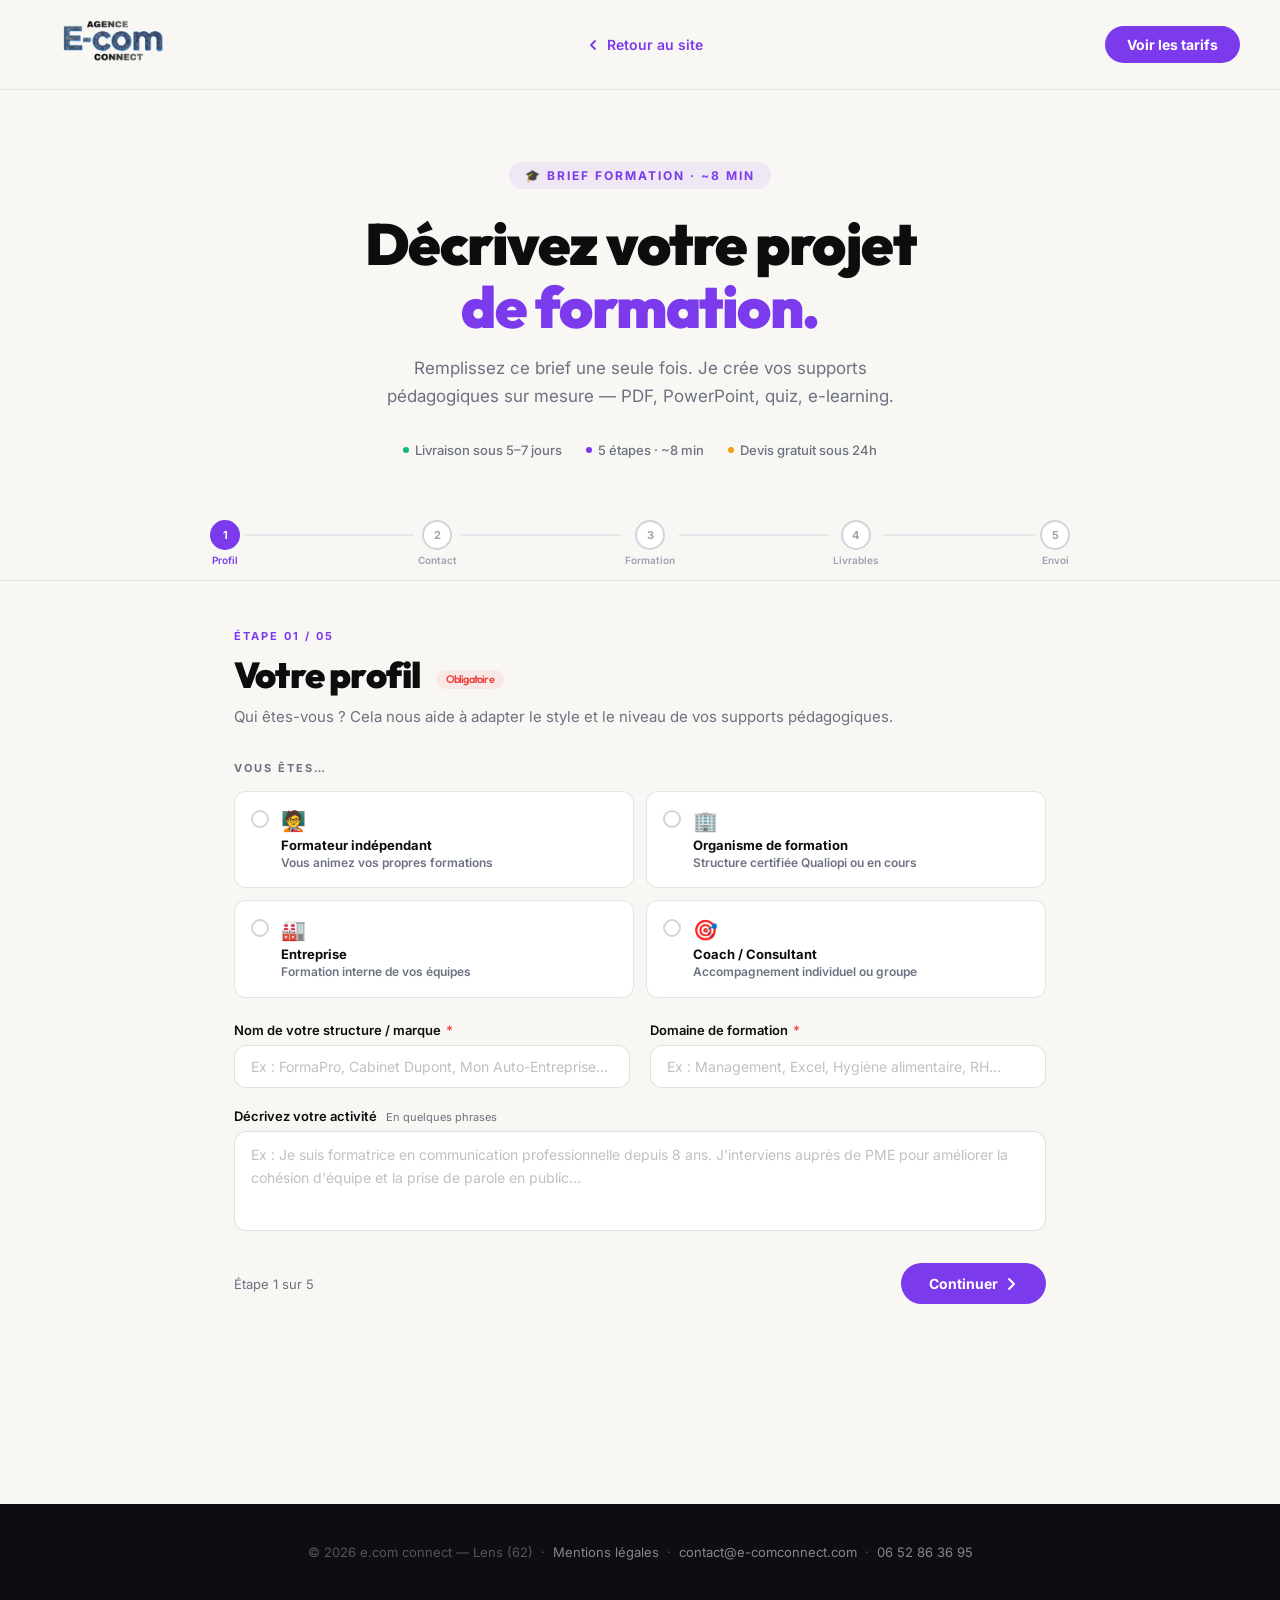
<file: checklist-formation.html>
<!DOCTYPE html>
<html lang="fr">
<head>
  <meta charset="UTF-8" />
  <meta name="viewport" content="width=device-width, initial-scale=1.0" />
  <title>Brief formation — E.Com Connect | Supports pédagogiques sur mesure</title>
  <meta name="description" content="Décrivez votre projet de formation en quelques minutes. PDF, PowerPoint, quiz, e-learning — on crée tout." />
  <link rel="canonical" href="https://e-comconnect.com/checklist-formation.html" />
  <link rel="icon" href="favicon.png" />
  <meta property="og:type" content="website" />
  <meta property="og:url" content="https://e-comconnect.com/checklist-formation.html" />
  <meta property="og:title" content="Démarrer mon projet de formation — E.Com Connect" />
  <meta property="og:description" content="PDF, PowerPoint, quiz, e-learning sur mesure. Décrivez votre projet en 8 minutes — devis sous 24h." />
  <meta property="og:image" content="https://e-comconnect.com/banniere-hero.png" />
  <meta property="og:site_name" content="E.Com Connect" />
  <link rel="preconnect" href="https://fonts.googleapis.com" />
  <link rel="preconnect" href="https://fonts.gstatic.com" crossorigin />
  <link href="https://fonts.googleapis.com/css2?family=Outfit:wght@300;400;500;600;700;800;900&family=Inter:wght@300;400;500;600;700&display=swap" rel="stylesheet" />
  <style>
    *, *::before, *::after { margin:0; padding:0; box-sizing:border-box; }
    html { scroll-behavior:smooth; font-size:16px; overflow-x:hidden; }
    body { font-family:'Inter',sans-serif; background:#f8f7f4; color:#0d0d0d; overflow-x:hidden; -webkit-font-smoothing:antialiased; }
    h1,h2,h3,h4 { font-family:'Outfit',sans-serif; }

    :root {
      --bg:#f8f7f4; --bg-alt:#f1f0eb; --bg-dark:#0d0d12;
      --text:#0d0d0d; --text-muted:#6b7280;
      --accent:#7c3aed; --accent-2:#6d28d9;
      --accent-blue:#2563eb;
      --green:#10b981; --red:#ef4444;
      --border:rgba(0,0,0,0.08); --border-focus:rgba(124,58,237,0.4);
      --glass-bg:rgba(255,255,255,0.72); --glass-border:rgba(255,255,255,0.9);
      --radius:12px; --radius-lg:20px; --transition:0.25s cubic-bezier(0.4,0,0.2,1);
    }

    /* ─── NAV ─── */
    .nav {
      position:sticky; top:0; z-index:100;
      background:rgba(248,247,244,0.94);
      backdrop-filter:blur(20px);
      border-bottom:1px solid var(--border);
      padding:0 40px; height:90px;
      display:flex; align-items:center; justify-content:space-between;
    }
    .nav-logo { display:flex; align-items:center; gap:10px; text-decoration:none; }
    .nav-logo img { height:80px; width:auto; display:block; }
    .nav-back { display:flex; align-items:center; gap:6px; color:var(--accent); font-size:14px; font-weight:600; text-decoration:none; transition:var(--transition); }
    .nav-back:hover { opacity:0.75; }
    .nav-cta { background:var(--accent); color:#fff; padding:10px 22px; border-radius:999px; font-size:14px; font-weight:700; text-decoration:none; transition:var(--transition); }
    .nav-cta:hover { background:var(--accent-2); }
    @media(max-width:640px){ .nav { padding:0 20px; height:72px; } .nav-logo img { height:56px; } .nav-cta { display:none; } }

    /* ─── HERO ─── */
    .hero { padding:72px 24px 48px; text-align:center; }
    .hero-badge { display:inline-flex; align-items:center; gap:8px; font-size:12px; font-weight:700; text-transform:uppercase; letter-spacing:2px; color:var(--accent); background:rgba(124,58,237,0.08); padding:6px 16px; border-radius:999px; margin-bottom:24px; }
    .hero h1 { font-size:clamp(32px,5vw,58px); font-weight:900; letter-spacing:-1.5px; line-height:1.08; margin-bottom:16px; }
    .hero h1 span { color:var(--accent); }
    .hero p { font-size:17px; color:var(--text-muted); max-width:520px; margin:0 auto 32px; line-height:1.65; }
    .hero-meta { display:flex; align-items:center; justify-content:center; gap:24px; flex-wrap:wrap; font-size:13px; color:var(--text-muted); }
    .hero-meta-item { display:flex; align-items:center; gap:6px; font-weight:500; }
    .hero-meta-dot { width:6px; height:6px; border-radius:50%; }

    /* ─── PROGRESS BAR ─── */
    .progress-wrap { position:sticky; top:90px; z-index:90; background:rgba(248,247,244,0.96); backdrop-filter:blur(12px); border-bottom:1px solid var(--border); padding:0 24px; }
    .progress-bar { max-width:860px; margin:0 auto; display:flex; align-items:flex-start; gap:0; padding:14px 0; }
    .prog-step { display:flex; align-items:center; flex:1; }
    .prog-step:last-child { flex:none; }
    .prog-step-inner { display:flex; flex-direction:column; align-items:center; gap:4px; }
    .prog-dot { width:30px; height:30px; border-radius:50%; border:2px solid #d1d5db; background:#fff; display:flex; align-items:center; justify-content:center; font-size:11px; font-weight:700; color:#9ca3af; flex-shrink:0; transition:var(--transition); cursor:pointer; }
    .prog-dot.active { border-color:var(--accent); background:var(--accent); color:#fff; }
    .prog-dot.done { border-color:var(--green); background:var(--green); color:#fff; }
    .prog-line { flex:1; height:2px; background:#e5e7eb; transition:var(--transition); margin:0 4px; margin-top:-16px; }
    .prog-line.done { background:var(--green); }
    .prog-label { font-size:10px; color:#9ca3af; font-weight:600; white-space:nowrap; }
    .prog-label.active { color:var(--accent); }
    .prog-label.done { color:var(--green); }
    @media(max-width:560px){ .prog-label { display:none; } .prog-dot { width:24px; height:24px; font-size:9px; } }
    @media(max-width:480px){ .progress-wrap { top:72px; } }

    /* ─── MAIN ─── */
    .main { max-width:860px; margin:0 auto; padding:0 24px 120px; }

    /* ─── STEP SECTION ─── */
    .form-step { display:none; }
    .form-step.active { display:block; }

    .step-header { padding:48px 0 32px; }
    .step-num { font-size:11px; font-weight:700; text-transform:uppercase; letter-spacing:2px; color:var(--accent); margin-bottom:10px; }
    .step-title { font-size:clamp(24px,3.5vw,36px); font-weight:900; letter-spacing:-0.8px; margin-bottom:8px; line-height:1.2; }
    .step-desc { font-size:15px; color:var(--text-muted); line-height:1.6; }
    .step-badge { display:inline-flex; align-items:center; gap:6px; font-size:11px; font-weight:600; padding:3px 10px; border-radius:999px; margin-left:10px; vertical-align:middle; }
    .step-badge.required { background:rgba(239,68,68,0.08); color:var(--red); }
    .step-badge.optional { background:rgba(107,114,128,0.08); color:var(--text-muted); }

    /* ─── FORM ELEMENTS ─── */
    .form-grid { display:grid; grid-template-columns:1fr 1fr; gap:20px; }
    .form-grid.cols-1 { grid-template-columns:1fr; }
    .form-grid.cols-3 { grid-template-columns:1fr 1fr 1fr; }
    @media(max-width:640px){ .form-grid, .form-grid.cols-3 { grid-template-columns:1fr; } }
    .form-group { display:flex; flex-direction:column; gap:7px; }
    .form-group.full { grid-column:1/-1; }

    label { font-size:13px; font-weight:600; color:var(--text); }
    label .req { color:var(--red); margin-left:2px; }
    label .tip { font-size:11px; font-weight:400; color:var(--text-muted); margin-left:6px; }

    input[type=text], input[type=email], input[type=tel], input[type=url], select, textarea {
      width:100%; padding:12px 16px; border-radius:var(--radius);
      border:1.5px solid rgba(0,0,0,0.12); background:#fff;
      font-family:'Inter',sans-serif; font-size:14px; color:var(--text);
      transition:border-color var(--transition), box-shadow var(--transition);
      outline:none; resize:none;
    }
    input:focus, select:focus, textarea:focus { border-color:var(--accent); box-shadow:0 0 0 3px rgba(124,58,237,0.1); }
    input::placeholder, textarea::placeholder { color:#c0c0c0; }
    select { appearance:none; cursor:pointer; background-image:url("data:image/svg+xml,%3Csvg xmlns='http://www.w3.org/2000/svg' width='12' height='12' viewBox='0 0 12 12'%3E%3Cpath d='M2 4l4 4 4-4' stroke='%236b7280' stroke-width='1.5' stroke-linecap='round' stroke-linejoin='round' fill='none'/%3E%3C/svg%3E"); background-repeat:no-repeat; background-position:right 14px center; padding-right:38px; }
    textarea { min-height:100px; line-height:1.6; }
    .char-counter { font-size:11px; color:var(--text-muted); text-align:right; }

    /* ─── CARD CHECKBOX ─── */
    .card-group { display:grid; grid-template-columns:1fr 1fr; gap:12px; }
    @media(max-width:480px){ .card-group { grid-template-columns:1fr; } }
    .card-check { display:none; }
    .card-label { display:flex; align-items:flex-start; gap:12px; padding:16px; border-radius:var(--radius); border:1.5px solid rgba(0,0,0,0.1); background:#fff; cursor:pointer; transition:all var(--transition); }
    .card-label:hover { border-color:rgba(124,58,237,0.3); background:rgba(124,58,237,0.02); }
    .card-check:checked + .card-label { border-color:var(--accent); background:rgba(124,58,237,0.05); }
    .card-icon { font-size:22px; flex-shrink:0; margin-top:1px; }
    .card-text { flex:1; }
    .card-title { font-size:13px; font-weight:700; color:var(--text); margin-bottom:2px; }
    .card-sub { font-size:12px; color:var(--text-muted); line-height:1.4; }
    .card-check-mark { width:18px; height:18px; border:2px solid #d1d5db; border-radius:5px; flex-shrink:0; margin-top:2px; transition:var(--transition); display:flex; align-items:center; justify-content:center; }
    .card-check:checked + .card-label .card-check-mark { background:var(--accent); border-color:var(--accent); }
    .card-check:checked + .card-label .card-check-mark::after { content:'✓'; font-size:11px; color:#fff; font-weight:700; }

    /* ─── RADIO CARD (profil) ─── */
    .radio-group { display:grid; grid-template-columns:1fr 1fr; gap:12px; }
    @media(max-width:480px){ .radio-group { grid-template-columns:1fr; } }
    .radio-card { display:none; }
    .radio-label { display:flex; align-items:flex-start; gap:12px; padding:16px; border-radius:var(--radius); border:1.5px solid rgba(0,0,0,0.1); background:#fff; cursor:pointer; transition:all var(--transition); }
    .radio-label:hover { border-color:rgba(124,58,237,0.3); background:rgba(124,58,237,0.02); }
    .radio-card:checked + .radio-label { border-color:var(--accent); background:rgba(124,58,237,0.05); }
    .radio-dot { width:18px; height:18px; border:2px solid #d1d5db; border-radius:50%; flex-shrink:0; margin-top:2px; transition:var(--transition); display:flex; align-items:center; justify-content:center; }
    .radio-card:checked + .radio-label .radio-dot { border-color:var(--accent); background:var(--accent); }
    .radio-card:checked + .radio-label .radio-dot::after { content:''; width:6px; height:6px; border-radius:50%; background:#fff; display:block; }

    /* ─── INFO BOX ─── */
    .info-box { padding:16px 20px; border-radius:var(--radius); margin-bottom:20px; display:flex; align-items:flex-start; gap:12px; }
    .info-box.blue { background:rgba(37,99,235,0.06); border:1.5px solid rgba(37,99,235,0.15); }
    .info-box.purple { background:rgba(124,58,237,0.06); border:1.5px solid rgba(124,58,237,0.15); }
    .info-box.green { background:rgba(16,185,129,0.06); border:1.5px solid rgba(16,185,129,0.2); }
    .info-box.amber { background:rgba(245,158,11,0.07); border:1.5px solid rgba(245,158,11,0.2); }
    .info-icon { font-size:18px; flex-shrink:0; margin-top:1px; }
    .info-text { font-size:13px; color:var(--text); line-height:1.6; }
    .info-text strong { font-weight:700; }

    /* ─── SEPARATORS ─── */
    .form-sep { height:1px; background:var(--border); margin:32px 0; }
    .form-section-label { font-size:11px; font-weight:700; text-transform:uppercase; letter-spacing:2px; color:var(--text-muted); margin-bottom:16px; }

    /* ─── NAV BUTTONS ─── */
    .step-nav { display:flex; align-items:center; justify-content:space-between; padding:32px 0 0; gap:12px; }
    .btn-prev { display:inline-flex; align-items:center; gap:6px; padding:12px 24px; border-radius:999px; font-size:14px; font-weight:700; border:1.5px solid rgba(0,0,0,0.12); background:#fff; color:var(--text); cursor:pointer; transition:var(--transition); font-family:'Inter',sans-serif; }
    .btn-prev:hover { border-color:#aaa; }
    .btn-next { display:inline-flex; align-items:center; gap:6px; padding:12px 28px; border-radius:999px; font-size:14px; font-weight:700; border:none; background:var(--accent); color:#fff; cursor:pointer; transition:var(--transition); font-family:'Inter',sans-serif; }
    .btn-next:hover { background:var(--accent-2); transform:translateX(2px); }
    .step-counter { font-size:13px; color:var(--text-muted); }

    /* ─── SUBMIT ─── */
    .submit-section { padding:48px 0 0; }
    .submit-preview { background:linear-gradient(135deg,#0d0d12 0%,#1a1a3a 100%); border-radius:24px; padding:40px; margin-bottom:28px; position:relative; overflow:hidden; }
    .submit-preview::before { content:''; position:absolute; top:-60px; right:-60px; width:200px; height:200px; border-radius:50%; background:radial-gradient(circle,rgba(124,58,237,0.28),transparent 70%); }
    .submit-preview-inner { position:relative; z-index:1; }
    .submit-preview h2 { font-size:28px; font-weight:900; color:#fff; margin-bottom:10px; letter-spacing:-0.5px; }
    .submit-preview p { font-size:15px; color:rgba(255,255,255,0.55); margin-bottom:28px; line-height:1.6; }
    .submit-btns { display:flex; gap:14px; flex-wrap:wrap; }
    .btn-submit-mail { display:inline-flex; align-items:center; gap:8px; padding:14px 28px; border-radius:999px; font-size:15px; font-weight:700; background:var(--accent); color:#fff; border:none; cursor:pointer; font-family:'Inter',sans-serif; transition:var(--transition); }
    .btn-submit-mail:hover { background:#6d28d9; transform:translateY(-1px); }
    .btn-submit-wa { display:inline-flex; align-items:center; gap:8px; padding:14px 28px; border-radius:999px; font-size:15px; font-weight:700; background:#22c55e; color:#fff; border:none; cursor:pointer; font-family:'Inter',sans-serif; transition:var(--transition); }
    .btn-submit-wa:hover { background:#16a34a; transform:translateY(-1px); }
    .submit-note { font-size:13px; color:var(--text-muted); line-height:1.6; }
    .submit-note a { color:var(--accent); text-decoration:none; font-weight:600; }

    /* ─── FOOTER ─── */
    .footer-simple { background:var(--bg-dark); padding:40px 24px; text-align:center; margin-top:80px; }
    .footer-simple p { font-size:13px; color:rgba(255,255,255,0.3); }
    .footer-simple a { color:rgba(255,255,255,0.5); text-decoration:none; }
    .footer-simple a:hover { color:#fff; }
  </style>
</head>
<body>

<!-- NAV -->
<nav class="nav">
  <a href="index.html" class="nav-logo">
    <img src="logo-circuit.png" alt="E.Com Connect" />
  </a>
  <a href="index.html" class="nav-back">
    <svg width="16" height="16" viewBox="0 0 16 16" fill="none"><path d="M10 12L6 8l4-4" stroke="currentColor" stroke-width="1.8" stroke-linecap="round" stroke-linejoin="round"/></svg>
    Retour au site
  </a>
  <a href="tarifs.html" class="nav-cta">Voir les tarifs</a>
</nav>

<!-- HERO -->
<div class="hero">
  <div class="hero-badge">🎓 Brief formation · ~8 min</div>
  <h1>Décrivez votre projet<br><span>de formation.</span></h1>
  <p>Remplissez ce brief une seule fois. Je crée vos supports pédagogiques sur mesure — PDF, PowerPoint, quiz, e-learning.</p>
  <div class="hero-meta">
    <div class="hero-meta-item"><div class="hero-meta-dot" style="background:#10b981"></div>Livraison sous 5–7 jours</div>
    <div class="hero-meta-item"><div class="hero-meta-dot" style="background:#7c3aed"></div>5 étapes · ~8 min</div>
    <div class="hero-meta-item"><div class="hero-meta-dot" style="background:#f59e0b"></div>Devis gratuit sous 24h</div>
  </div>
</div>

<!-- PROGRESS BAR -->
<div class="progress-wrap">
  <div class="progress-bar" id="progressBar">
    <div class="prog-step">
      <div class="prog-step-inner">
        <div class="prog-dot active" id="dot-1" onclick="goToStep(1)">1</div>
        <span class="prog-label active" id="lbl-1">Profil</span>
      </div>
      <div class="prog-line" id="line-1"></div>
    </div>
    <div class="prog-step">
      <div class="prog-step-inner">
        <div class="prog-dot" id="dot-2" onclick="goToStep(2)">2</div>
        <span class="prog-label" id="lbl-2">Contact</span>
      </div>
      <div class="prog-line" id="line-2"></div>
    </div>
    <div class="prog-step">
      <div class="prog-step-inner">
        <div class="prog-dot" id="dot-3" onclick="goToStep(3)">3</div>
        <span class="prog-label" id="lbl-3">Formation</span>
      </div>
      <div class="prog-line" id="line-3"></div>
    </div>
    <div class="prog-step">
      <div class="prog-step-inner">
        <div class="prog-dot" id="dot-4" onclick="goToStep(4)">4</div>
        <span class="prog-label" id="lbl-4">Livrables</span>
      </div>
      <div class="prog-line" id="line-4"></div>
    </div>
    <div class="prog-step">
      <div class="prog-step-inner">
        <div class="prog-dot" id="dot-5" onclick="goToStep(5)">5</div>
        <span class="prog-label" id="lbl-5">Envoi</span>
      </div>
    </div>
  </div>
</div>

<!-- FORM -->
<div class="main">

  <!-- ═══ STEP 1 — PROFIL ═══ -->
  <div class="form-step active" id="step-1">
    <div class="step-header">
      <div class="step-num">Étape 01 / 05</div>
      <h2 class="step-title">Votre profil <span class="step-badge required">Obligatoire</span></h2>
      <p class="step-desc">Qui êtes-vous ? Cela nous aide à adapter le style et le niveau de vos supports pédagogiques.</p>
    </div>

    <div class="form-section-label">Vous êtes…</div>
    <div class="radio-group" style="margin-bottom:24px;">
      <input type="radio" class="radio-card" name="profil" id="p-formateur" value="Formateur indépendant" />
      <label class="radio-label" for="p-formateur">
        <div class="radio-dot"></div>
        <div class="card-text">
          <div class="card-icon" style="font-size:20px;margin-bottom:4px;">🧑‍🏫</div>
          <div class="card-title">Formateur indépendant</div>
          <div class="card-sub">Vous animez vos propres formations</div>
        </div>
      </label>

      <input type="radio" class="radio-card" name="profil" id="p-organisme" value="Organisme de formation" />
      <label class="radio-label" for="p-organisme">
        <div class="radio-dot"></div>
        <div class="card-text">
          <div class="card-icon" style="font-size:20px;margin-bottom:4px;">🏢</div>
          <div class="card-title">Organisme de formation</div>
          <div class="card-sub">Structure certifiée Qualiopi ou en cours</div>
        </div>
      </label>

      <input type="radio" class="radio-card" name="profil" id="p-entreprise" value="Entreprise (formation interne)" />
      <label class="radio-label" for="p-entreprise">
        <div class="radio-dot"></div>
        <div class="card-text">
          <div class="card-icon" style="font-size:20px;margin-bottom:4px;">🏭</div>
          <div class="card-title">Entreprise</div>
          <div class="card-sub">Formation interne de vos équipes</div>
        </div>
      </label>

      <input type="radio" class="radio-card" name="profil" id="p-coach" value="Coach / Consultant" />
      <label class="radio-label" for="p-coach">
        <div class="radio-dot"></div>
        <div class="card-text">
          <div class="card-icon" style="font-size:20px;margin-bottom:4px;">🎯</div>
          <div class="card-title">Coach / Consultant</div>
          <div class="card-sub">Accompagnement individuel ou groupe</div>
        </div>
      </label>
    </div>

    <div class="form-grid">
      <div class="form-group">
        <label for="org-name">Nom de votre structure / marque <span class="req">*</span></label>
        <input type="text" id="org-name" placeholder="Ex : FormaPro, Cabinet Dupont, Mon Auto-Entreprise…" />
      </div>
      <div class="form-group">
        <label for="org-sector">Domaine de formation <span class="req">*</span></label>
        <input type="text" id="org-sector" placeholder="Ex : Management, Excel, Hygiène alimentaire, RH…" />
      </div>
      <div class="form-group full">
        <label for="org-desc">Décrivez votre activité <span class="tip">En quelques phrases</span></label>
        <textarea id="org-desc" rows="3" placeholder="Ex : Je suis formatrice en communication professionnelle depuis 8 ans. J'interviens auprès de PME pour améliorer la cohésion d'équipe et la prise de parole en public…"></textarea>
      </div>
    </div>

    <div class="step-nav">
      <span class="step-counter">Étape 1 sur 5</span>
      <button class="btn-next" onclick="goToStep(2)">Continuer <svg width="14" height="14" viewBox="0 0 14 14" fill="none"><path d="M5 2l5 5-5 5" stroke="currentColor" stroke-width="2" stroke-linecap="round" stroke-linejoin="round"/></svg></button>
    </div>
  </div>

  <!-- ═══ STEP 2 — CONTACT ═══ -->
  <div class="form-step" id="step-2">
    <div class="step-header">
      <div class="step-num">Étape 02 / 05</div>
      <h2 class="step-title">Vos coordonnées <span class="step-badge required">Obligatoire</span></h2>
      <p class="step-desc">Pour vous envoyer votre devis et rester en contact tout au long du projet.</p>
    </div>

    <div class="form-grid">
      <div class="form-group">
        <label for="contact-nom">Votre nom complet <span class="req">*</span></label>
        <input type="text" id="contact-nom" placeholder="Prénom Nom" />
      </div>
      <div class="form-group">
        <label for="contact-phone">Téléphone <span class="req">*</span></label>
        <input type="tel" id="contact-phone" placeholder="06 XX XX XX XX" />
      </div>
      <div class="form-group">
        <label for="contact-email">Email professionnel <span class="req">*</span></label>
        <input type="email" id="contact-email" placeholder="vous@votredomaine.fr" />
      </div>
      <div class="form-group">
        <label for="contact-ville">Ville / département</label>
        <input type="text" id="contact-ville" placeholder="Ex : Lens (62), Paris, Lyon…" />
      </div>
    </div>

    <div class="step-nav">
      <button class="btn-prev" onclick="goToStep(1)"><svg width="14" height="14" viewBox="0 0 14 14" fill="none"><path d="M9 2L4 7l5 5" stroke="currentColor" stroke-width="2" stroke-linecap="round" stroke-linejoin="round"/></svg> Retour</button>
      <span class="step-counter">Étape 2 sur 5</span>
      <button class="btn-next" onclick="goToStep(3)">Continuer <svg width="14" height="14" viewBox="0 0 14 14" fill="none"><path d="M5 2l5 5-5 5" stroke="currentColor" stroke-width="2" stroke-linecap="round" stroke-linejoin="round"/></svg></button>
    </div>
  </div>

  <!-- ═══ STEP 3 — FORMATION ═══ -->
  <div class="form-step" id="step-3">
    <div class="step-header">
      <div class="step-num">Étape 03 / 05</div>
      <h2 class="step-title">Votre formation <span class="step-badge required">Important</span></h2>
      <p class="step-desc">Parlez-moi du contenu et du public de votre formation. C'est la base pour créer des supports adaptés.</p>
    </div>

    <div class="form-grid cols-1">
      <div class="form-group">
        <label for="form-titre">Titre de la formation <span class="req">*</span></label>
        <input type="text" id="form-titre" placeholder="Ex : Maîtriser Excel en 2 jours, Prise de parole en public, Réseaux sociaux pour les pros…" />
      </div>
      <div class="form-group">
        <label for="form-objectif">Objectif principal de la formation <span class="req">*</span></label>
        <textarea id="form-objectif" rows="3" placeholder="Ex : À la fin de la formation, le stagiaire sera capable de créer des tableaux croisés dynamiques, rédiger des formules complexes et automatiser ses rapports Excel."></textarea>
      </div>
      <div class="form-group">
        <label for="form-plan">Plan / sommaire de la formation <span class="tip">Les grandes parties ou modules</span></label>
        <textarea id="form-plan" rows="5" placeholder="Ex :&#10;Module 1 — Prise en main d'Excel (bases, interface)&#10;Module 2 — Formules et fonctions essentielles&#10;Module 3 — Tableaux croisés dynamiques&#10;Module 4 — Mise en forme et impression&#10;Module 5 — Exercices pratiques et évaluation"></textarea>
        <div class="char-counter"><span id="cc-plan">0</span> caractères</div>
      </div>
    </div>

    <div class="form-sep"></div>
    <div class="form-section-label">Public et contexte</div>

    <div class="form-grid">
      <div class="form-group">
        <label for="form-public">Public cible <span class="req">*</span></label>
        <select id="form-public">
          <option value="">— Choisissez —</option>
          <option>Salariés en entreprise</option>
          <option>Demandeurs d'emploi</option>
          <option>Entrepreneurs / indépendants</option>
          <option>Étudiants / lycéens</option>
          <option>Grand public</option>
          <option>Professionnels de santé</option>
          <option>Artisans / commerçants</option>
          <option>Autre</option>
        </select>
      </div>
      <div class="form-group">
        <label for="form-niveau">Niveau des apprenants</label>
        <select id="form-niveau">
          <option value="">— Choisissez —</option>
          <option>Débutant (zéro connaissance préalable)</option>
          <option>Intermédiaire (bases acquises)</option>
          <option>Avancé (pratique régulière)</option>
          <option>Mixte (groupes hétérogènes)</option>
        </select>
      </div>
      <div class="form-group">
        <label for="form-participants">Nombre de participants typique</label>
        <select id="form-participants">
          <option value="">— Indifférent</option>
          <option>1 personne (individuel)</option>
          <option>2 à 5 personnes</option>
          <option>6 à 15 personnes</option>
          <option>16 à 30 personnes</option>
          <option>Plus de 30 personnes</option>
        </select>
      </div>
      <div class="form-group">
        <label for="form-duree">Durée de la formation</label>
        <select id="form-duree">
          <option value="">— Non défini</option>
          <option>Moins d'1 heure (webinaire, atelier)</option>
          <option>Demi-journée (3h)</option>
          <option>1 journée (7h)</option>
          <option>2 journées (14h)</option>
          <option>3 jours et plus</option>
          <option>Formation longue (+35h)</option>
        </select>
      </div>
      <div class="form-group">
        <label for="form-modalite">Modalité de formation</label>
        <select id="form-modalite">
          <option value="">— Choisissez —</option>
          <option>Présentiel uniquement</option>
          <option>Distanciel (visio)</option>
          <option>Hybride (présentiel + distanciel)</option>
          <option>E-learning / auto-formation</option>
        </select>
      </div>
      <div class="form-group">
        <label for="form-contexte">Contexte particulier <span class="tip">Qualiopi, OPCO, CPF…</span></label>
        <input type="text" id="form-contexte" placeholder="Ex : Financement OPCO Atlas, organisme Qualiopi, intra-entreprise…" />
      </div>
    </div>

    <div class="step-nav">
      <button class="btn-prev" onclick="goToStep(2)"><svg width="14" height="14" viewBox="0 0 14 14" fill="none"><path d="M9 2L4 7l5 5" stroke="currentColor" stroke-width="2" stroke-linecap="round" stroke-linejoin="round"/></svg> Retour</button>
      <span class="step-counter">Étape 3 sur 5</span>
      <button class="btn-next" onclick="goToStep(4)">Continuer <svg width="14" height="14" viewBox="0 0 14 14" fill="none"><path d="M5 2l5 5-5 5" stroke="currentColor" stroke-width="2" stroke-linecap="round" stroke-linejoin="round"/></svg></button>
    </div>
  </div>

  <!-- ═══ STEP 4 — LIVRABLES ═══ -->
  <div class="form-step" id="step-4">
    <div class="step-header">
      <div class="step-num">Étape 04 / 05</div>
      <h2 class="step-title">Supports souhaités <span class="step-badge required">Important</span></h2>
      <p class="step-desc">Quels supports devons-nous créer ? Cochez tout ce dont vous avez besoin.</p>
    </div>

    <div class="info-box purple">
      <span class="info-icon">💡</span>
      <div class="info-text"><strong>Pas sûr ?</strong> Cochez ce qui vous semble pertinent — on discutera ensemble de la meilleure combinaison lors du devis.</div>
    </div>

    <div class="form-section-label">Supports principaux</div>
    <div class="card-group" style="margin-bottom:24px;">
      <input type="checkbox" class="card-check" id="liv-pdf" value="Support PDF stagiaire (résumé de cours)" />
      <label class="card-label" for="liv-pdf">
        <span class="card-icon">📄</span>
        <div class="card-text"><div class="card-title">Support PDF stagiaire</div><div class="card-sub">Polycopié / résumé de cours à distribuer</div></div>
        <div class="card-check-mark"></div>
      </label>

      <input type="checkbox" class="card-check" id="liv-ppt" value="Présentation PowerPoint / Google Slides animée" />
      <label class="card-label" for="liv-ppt">
        <span class="card-icon">📊</span>
        <div class="card-text"><div class="card-title">Présentation animée</div><div class="card-sub">PowerPoint ou Google Slides professionnel</div></div>
        <div class="card-check-mark"></div>
      </label>

      <input type="checkbox" class="card-check" id="liv-quiz" value="Quiz / QCM d'évaluation" />
      <label class="card-label" for="liv-quiz">
        <span class="card-icon">✅</span>
        <div class="card-text"><div class="card-title">Quiz / QCM d'évaluation</div><div class="card-sub">Test de connaissances final ou intermédiaire</div></div>
        <div class="card-check-mark"></div>
      </label>

      <input type="checkbox" class="card-check" id="liv-elearning" value="Module e-learning interactif (SCORM/HTML)" />
      <label class="card-label" for="liv-elearning">
        <span class="card-icon">💻</span>
        <div class="card-text"><div class="card-title">Module e-learning interactif</div><div class="card-sub">Compatible LMS, SCORM ou page web</div></div>
        <div class="card-check-mark"></div>
      </label>

      <input type="checkbox" class="card-check" id="liv-fiche" value="Fiches mémo / fiches synthèse" />
      <label class="card-label" for="liv-fiche">
        <span class="card-icon">🗒️</span>
        <div class="card-text"><div class="card-title">Fiches mémo / synthèse</div><div class="card-sub">Résumés rapides format A5 ou A4</div></div>
        <div class="card-check-mark"></div>
      </label>

      <input type="checkbox" class="card-check" id="liv-guide" value="Guide formateur (guide pédagogique)" />
      <label class="card-label" for="liv-guide">
        <span class="card-icon">📘</span>
        <div class="card-text"><div class="card-title">Guide formateur</div><div class="card-sub">Déroulé pédagogique, timings, consignes</div></div>
        <div class="card-check-mark"></div>
      </label>

      <input type="checkbox" class="card-check" id="liv-exos" value="Exercices pratiques / cas pratiques" />
      <label class="card-label" for="liv-exos">
        <span class="card-icon">📝</span>
        <div class="card-text"><div class="card-title">Exercices pratiques</div><div class="card-sub">Cas pratiques, mises en situation, ateliers</div></div>
        <div class="card-check-mark"></div>
      </label>

      <input type="checkbox" class="card-check" id="liv-certif" value="Attestation de formation / certificat" />
      <label class="card-label" for="liv-certif">
        <span class="card-icon">🏅</span>
        <div class="card-text"><div class="card-title">Attestation / certificat</div><div class="card-sub">Document officiel remis aux stagiaires</div></div>
        <div class="card-check-mark"></div>
      </label>
    </div>

    <div class="form-sep"></div>
    <div class="form-section-label">Budget & délais</div>

    <div class="form-grid">
      <div class="form-group">
        <label for="budget">Budget envisagé</label>
        <select id="budget">
          <option value="">— Pas encore défini</option>
          <option value="Moins de 300€">Moins de 300€</option>
          <option value="300€ – 500€">300€ – 500€ (Starter)</option>
          <option value="500€ – 800€">500€ – 800€</option>
          <option value="Plus de 800€">Plus de 800€ (Pack complet)</option>
        </select>
      </div>
      <div class="form-group">
        <label for="deadline">Délai souhaité</label>
        <select id="deadline">
          <option value="">— Peu importe</option>
          <option value="Urgent — sous 72h">Urgent — sous 72h</option>
          <option value="Dans la semaine">Dans la semaine</option>
          <option value="Dans les 2 semaines">Dans les 2 semaines</option>
          <option value="Dans le mois">Dans le mois</option>
          <option value="Pas de rush">Pas de rush</option>
        </select>
      </div>
      <div class="form-group full">
        <label for="extra">Informations complémentaires <span class="tip">Contexte, contraintes, références de style…</span></label>
        <textarea id="extra" rows="4" placeholder="Ex : J'ai déjà une charte graphique (logo, couleurs). Je souhaite un style sobre et professionnel. Mes formations sont financées OPCO donc j'ai besoin de documents conformes…"></textarea>
      </div>
    </div>

    <div class="step-nav">
      <button class="btn-prev" onclick="goToStep(3)"><svg width="14" height="14" viewBox="0 0 14 14" fill="none"><path d="M9 2L4 7l5 5" stroke="currentColor" stroke-width="2" stroke-linecap="round" stroke-linejoin="round"/></svg> Retour</button>
      <span class="step-counter">Étape 4 sur 5</span>
      <button class="btn-next" onclick="goToStep(5)">Continuer <svg width="14" height="14" viewBox="0 0 14 14" fill="none"><path d="M5 2l5 5-5 5" stroke="currentColor" stroke-width="2" stroke-linecap="round" stroke-linejoin="round"/></svg></button>
    </div>
  </div>

  <!-- ═══ STEP 5 — ENVOI ═══ -->
  <div class="form-step" id="step-5">
    <div class="step-header">
      <div class="step-num">Étape 05 / 05</div>
      <h2 class="step-title">Récapitulatif & envoi</h2>
      <p class="step-desc">Votre brief est prêt. Envoyez-le par email ou WhatsApp — je vous reviens avec un devis sous 24h.</p>
    </div>

    <div class="info-box green">
      <span class="info-icon">✅</span>
      <div class="info-text"><strong>Tout est prêt !</strong> Cliquez sur le bouton de votre choix. Votre brief s'ouvre dans votre application email ou WhatsApp — il ne reste plus qu'à envoyer.</div>
    </div>

    <!-- SUBMIT -->
    <div class="submit-section">
      <div class="submit-preview">
        <div class="submit-preview-inner">
          <h2>Prêt à envoyer votre brief ?</h2>
          <p>Je reviens vers vous sous 24h avec un devis personnalisé et détaillé pour vos supports de formation.</p>
          <div class="submit-btns">
            <button class="btn-submit-mail" onclick="submitByEmail()">
              📧 Envoyer par Email
            </button>
            <button class="btn-submit-wa" onclick="submitByWhatsapp()">
              💬 Envoyer par WhatsApp
            </button>
          </div>
        </div>
      </div>
      <p class="submit-note">
        Aucune donnée n'est stockée sur un serveur tiers. Votre brief s'envoie directement depuis votre appareil.<br>
        <a href="politique-confidentialite.html">Politique de confidentialité</a> · <a href="mentions-legales.html">Mentions légales</a>
      </p>
    </div>

    <div class="step-nav">
      <button class="btn-prev" onclick="goToStep(4)"><svg width="14" height="14" viewBox="0 0 14 14" fill="none"><path d="M9 2L4 7l5 5" stroke="currentColor" stroke-width="2" stroke-linecap="round" stroke-linejoin="round"/></svg> Retour</button>
      <span class="step-counter">Étape 5 sur 5</span>
      <span></span>
    </div>
  </div>

</div><!-- /main -->

<!-- FOOTER -->
<footer class="footer-simple">
  <p>© 2026 e.com connect — Lens (62) &nbsp;·&nbsp; <a href="mentions-legales.html">Mentions légales</a> &nbsp;·&nbsp; <a href="mailto:contact@e-comconnect.com">contact@e-comconnect.com</a> &nbsp;·&nbsp; <a href="tel:0652863695">06 52 86 36 95</a></p>
</footer>

<script>
  let currentStep = 1;
  const totalSteps = 5;

  function goToStep(n) {
    if (n < 1 || n > totalSteps) return;
    document.getElementById('step-' + currentStep).classList.remove('active');
    currentStep = n;
    document.getElementById('step-' + currentStep).classList.add('active');
    updateProgress();
    window.scrollTo({ top: 0, behavior: 'smooth' });
  }

  function updateProgress() {
    for (let i = 1; i <= totalSteps; i++) {
      const dot = document.getElementById('dot-' + i);
      const lbl = document.getElementById('lbl-' + i);
      const line = document.getElementById('line-' + i);
      dot.classList.remove('active', 'done');
      if (lbl) lbl.classList.remove('active', 'done');
      if (line) line.classList.remove('done');
      if (i < currentStep) {
        dot.classList.add('done');
        if (lbl) lbl.classList.add('done');
        if (line) line.classList.add('done');
      } else if (i === currentStep) {
        dot.classList.add('active');
        if (lbl) lbl.classList.add('active');
      }
    }
  }

  // Char counter
  document.getElementById('form-plan').addEventListener('input', function() {
    document.getElementById('cc-plan').textContent = this.value.length;
  });

  // Collect form data
  function collectData() {
    const get = id => (document.getElementById(id)?.value || '').trim();
    const checks = ids => ids.map(id => {
      const el = document.getElementById(id);
      return el?.checked ? el.value : null;
    }).filter(Boolean).join('\n  - ') || 'Aucun';
    const radioVal = name => document.querySelector(`input[name="${name}"]:checked`)?.value || 'Non précisé';

    return `══════════════════════════════════
BRIEF FORMATION — E.COM CONNECT
══════════════════════════════════

▌ 01 — PROFIL
Type : ${radioVal('profil')}
Structure / Marque : ${get('org-name')}
Domaine de formation : ${get('org-sector')}
Description : ${get('org-desc') || 'Non précisé'}

▌ 02 — CONTACT
Nom : ${get('contact-nom')}
Téléphone : ${get('contact-phone')}
Email : ${get('contact-email')}
Ville : ${get('contact-ville') || 'Non précisé'}

▌ 03 — FORMATION
Titre : ${get('form-titre')}
Objectif : ${get('form-objectif')}
Plan / Modules :
${get('form-plan') || 'Non précisé'}
Public cible : ${get('form-public') || 'Non précisé'}
Niveau apprenants : ${get('form-niveau') || 'Non précisé'}
Nombre participants : ${get('form-participants') || 'Non précisé'}
Durée : ${get('form-duree') || 'Non précisé'}
Modalité : ${get('form-modalite') || 'Non précisé'}
Contexte (Qualiopi, OPCO…) : ${get('form-contexte') || 'Aucun'}

▌ 04 — SUPPORTS SOUHAITÉS
  - ${checks(['liv-pdf','liv-ppt','liv-quiz','liv-elearning','liv-fiche','liv-guide','liv-exos','liv-certif'])}

▌ 05 — BUDGET & DÉLAIS
Budget : ${get('budget') || 'Non défini'}
Délai : ${get('deadline') || 'Non défini'}
Infos complémentaires : ${get('extra') || 'Aucune'}

──────────────────────────────────
Envoyé depuis checklist-formation.html — e-comconnect.com
══════════════════════════════════`;
  }

  function submitByEmail() {
    const data = collectData();
    const subject = encodeURIComponent('Brief formation — ' + (document.getElementById('org-name')?.value || 'Nouveau projet'));
    const body = encodeURIComponent(data);
    window.location.href = `mailto:contact@e-comconnect.com?subject=${subject}&body=${body}`;
  }

  function submitByWhatsapp() {
    const data = collectData();
    const msg = encodeURIComponent('Bonjour, voici mon brief formation :\n\n' + data);
    window.open(`https://wa.me/33652863695?text=${msg}`, '_blank');
  }
</script>

</body>
</html>
</file>
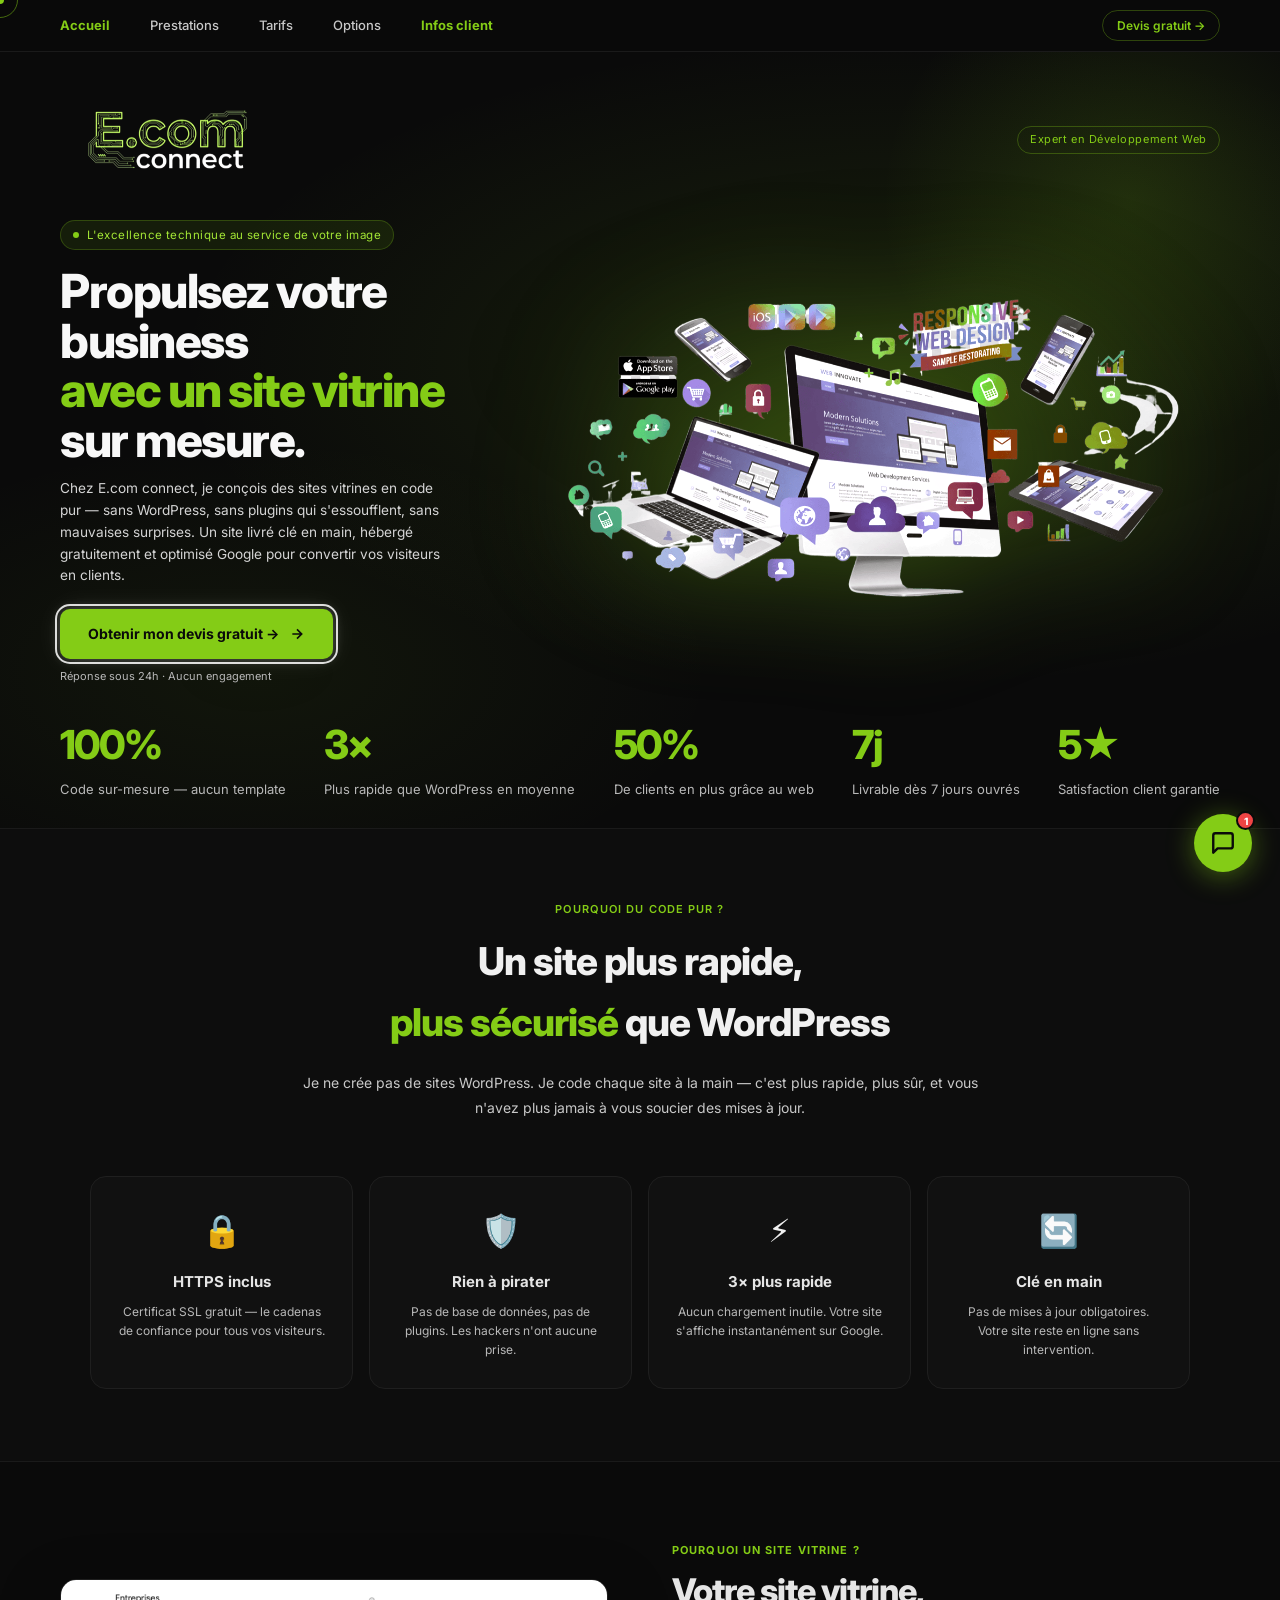
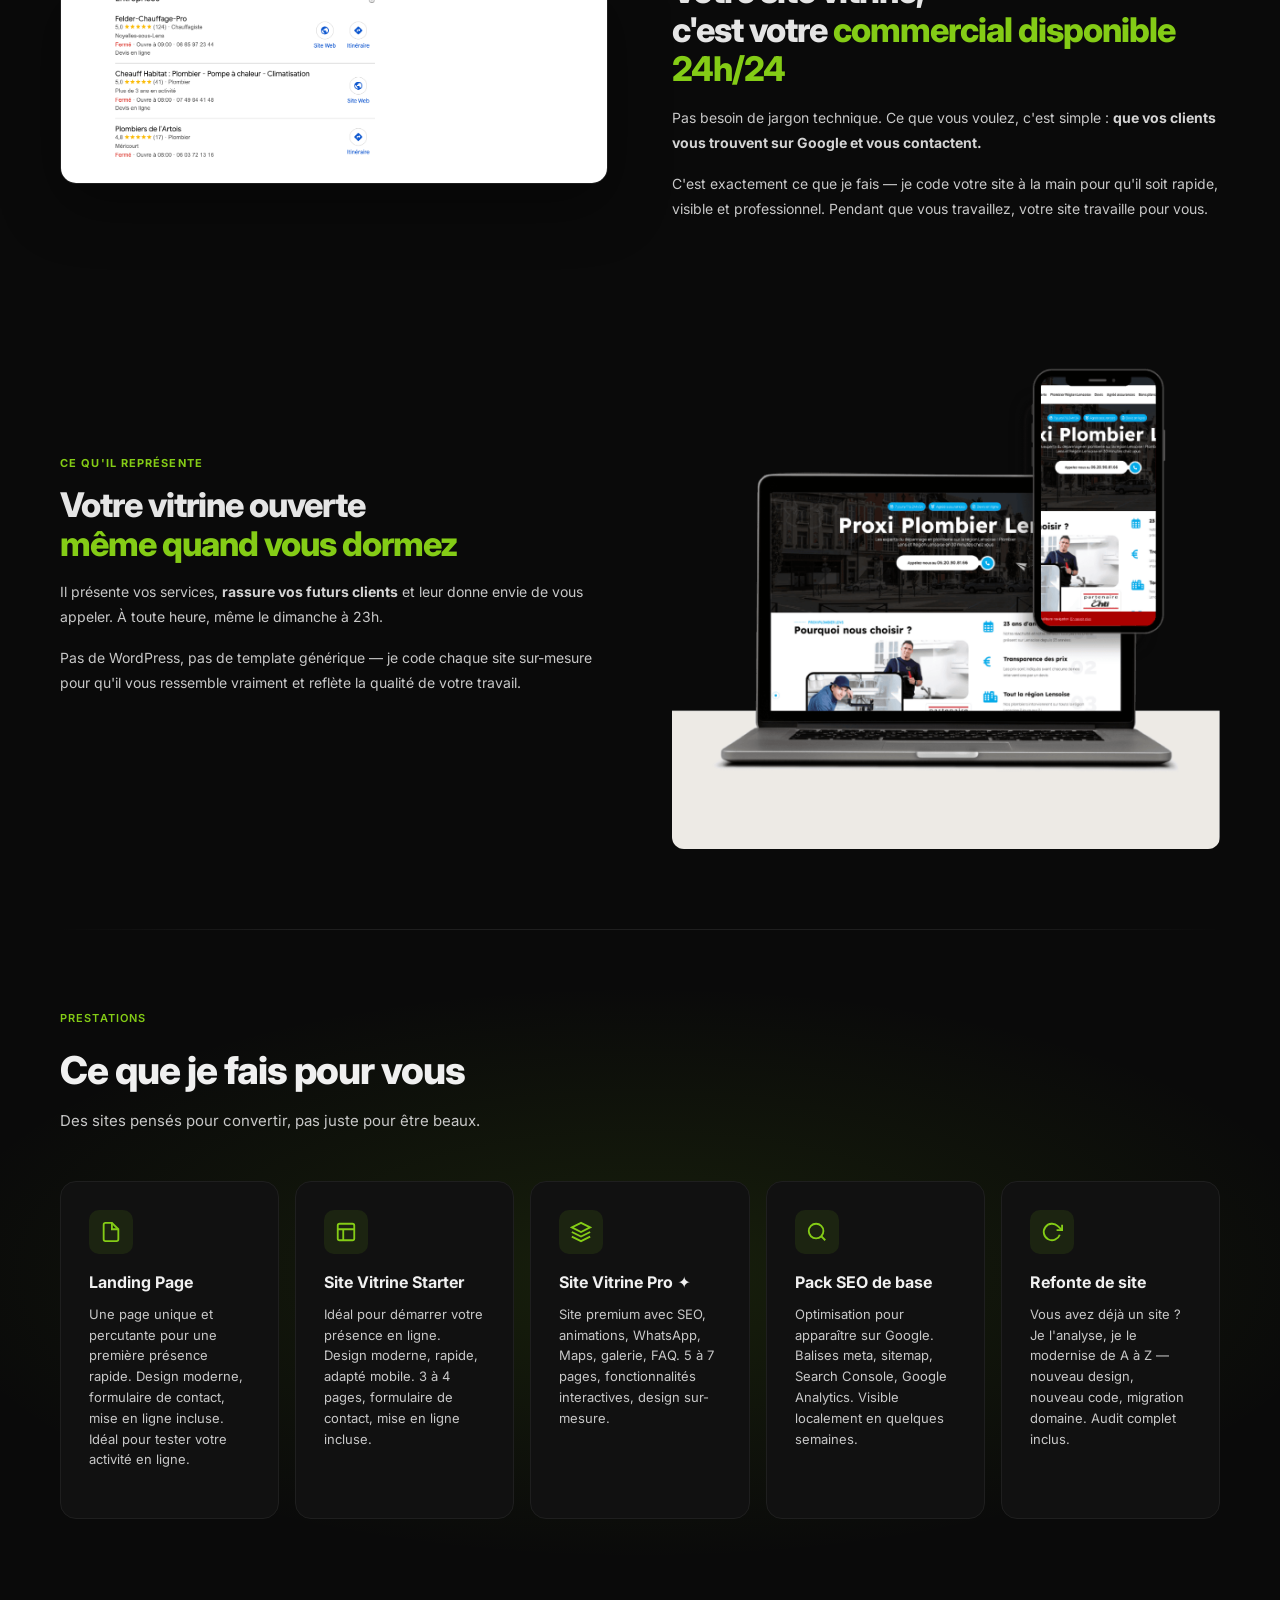
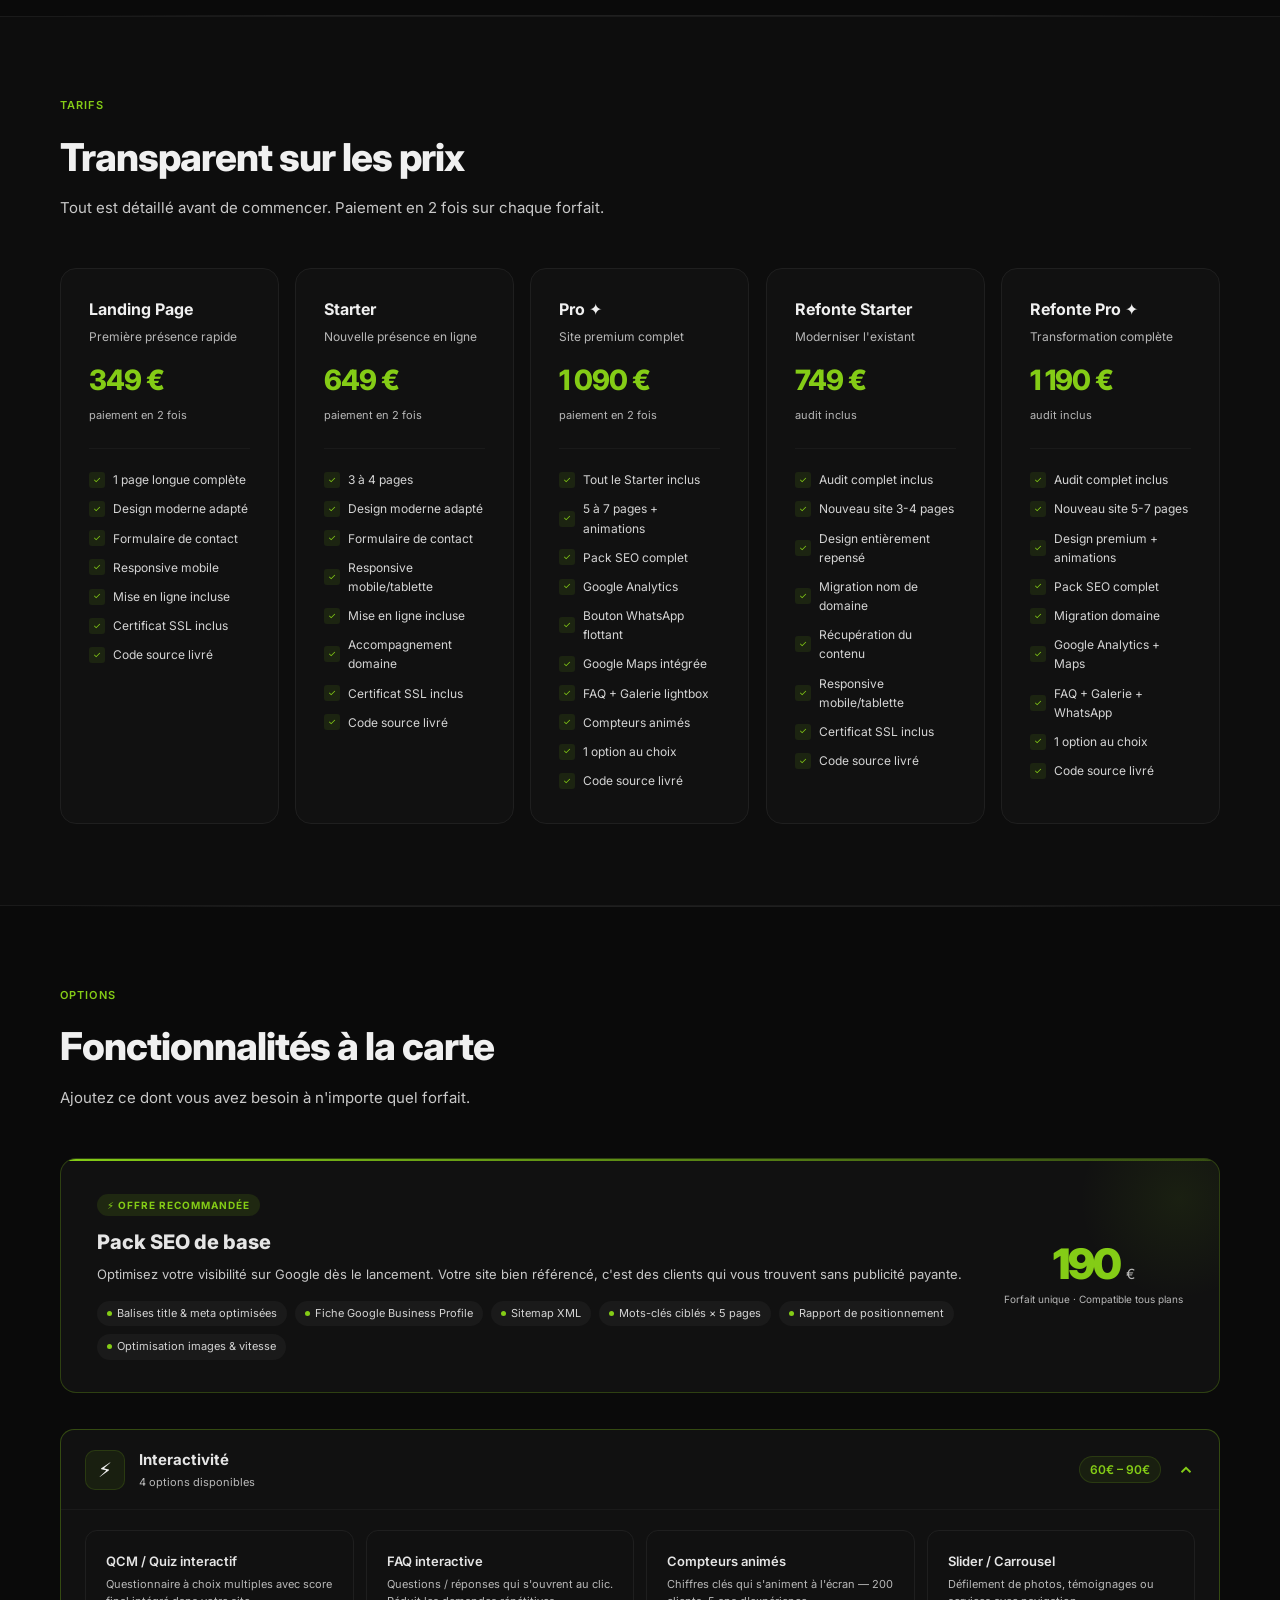
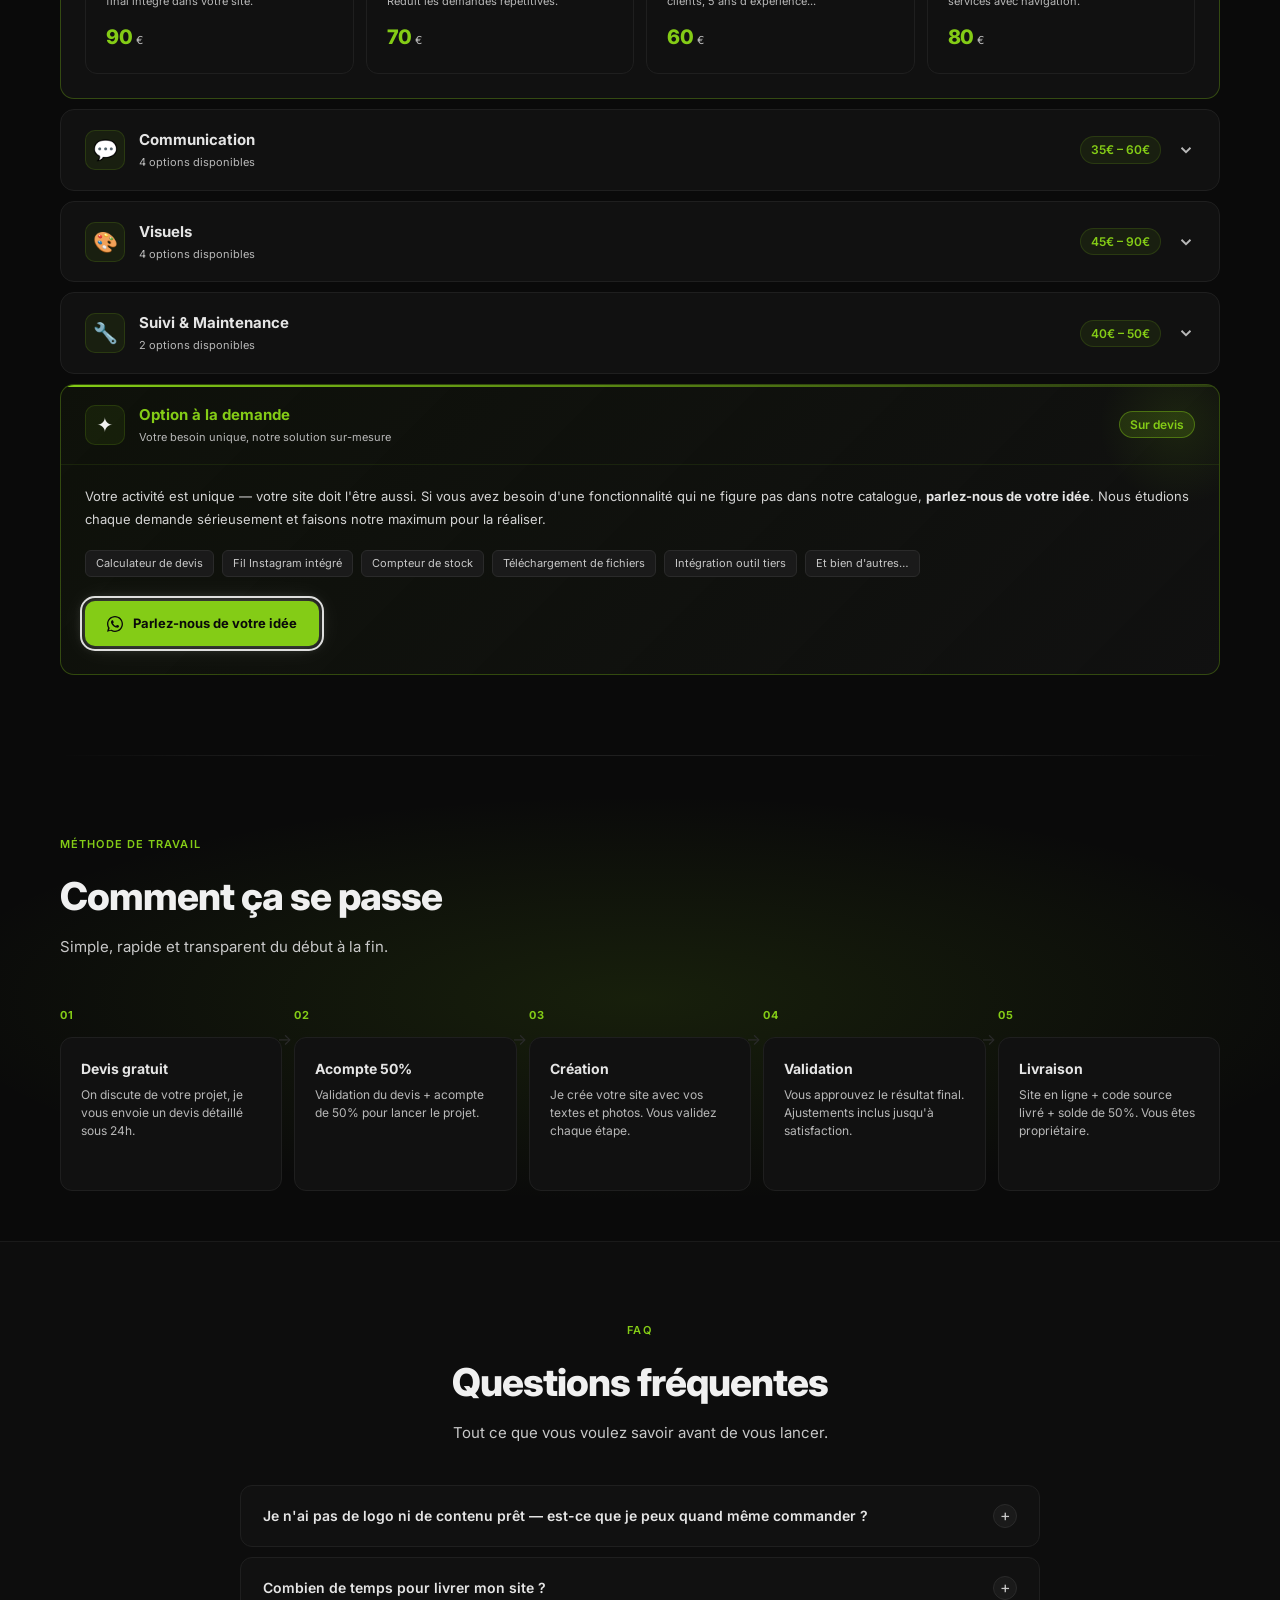
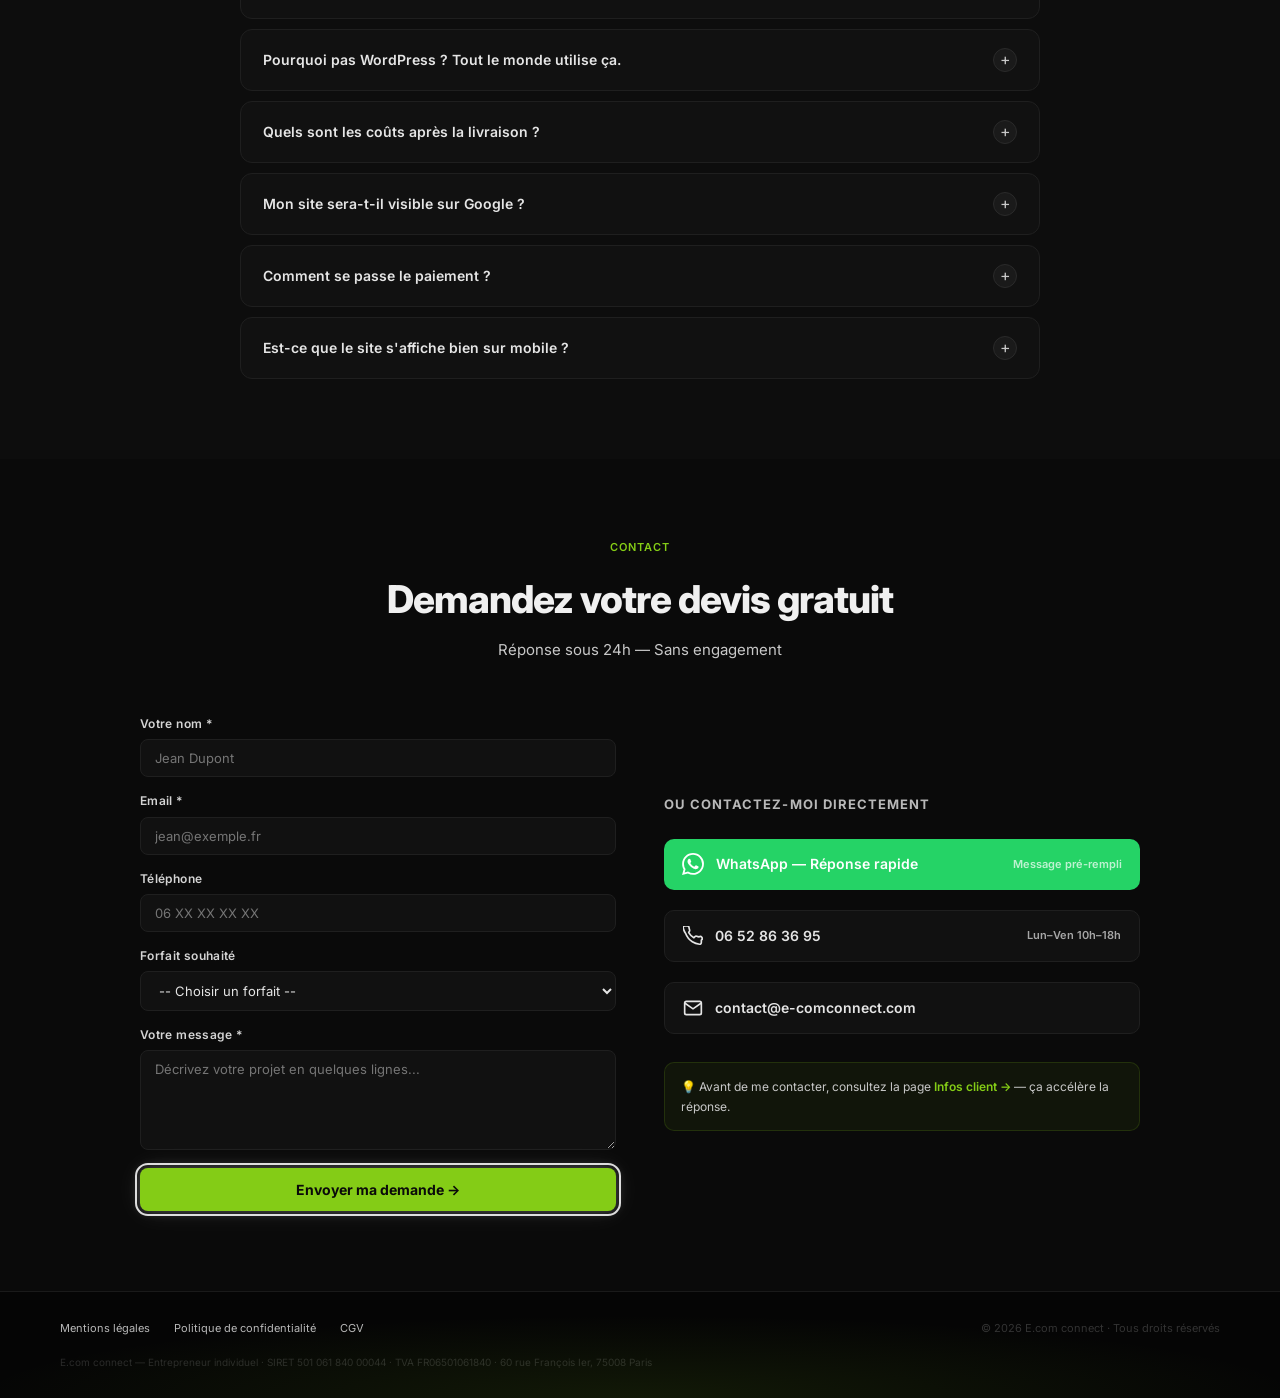
<file: e-comconnect.html>
<!DOCTYPE html>
<html lang="fr">
<head>
<meta charset="UTF-8">
<meta name="viewport" content="width=device-width, initial-scale=1.0">
<link rel="preconnect" href="https://fonts.googleapis.com">
<link rel="preconnect" href="https://fonts.gstatic.com" crossorigin>
<title>E.com connect — Création de sites vitrines sur-mesure | Lens, Pas-de-Calais (62)</title>
<meta name="description" content="Création de sites vitrines en code pur à Lens (62). Rapide, sécurisé, hébergé gratuitement. Spécialiste WordPress-free pour artisans, commerçants et pros du Nord. Devis gratuit sous 24h.">
<meta name="robots" content="index, follow">
<meta name="author" content="Jonathan Besdinier — E.com connect">
<link rel="icon" type="image/png" href="favicon.png">
<link rel="apple-touch-icon" href="favicon.png">

<!-- Open Graph -->
<meta property="og:title" content="E.com connect — Sites vitrines sur-mesure | Lens (62)">
<meta property="og:description" content="Création de sites vitrines en code pur. 3× plus rapide que WordPress. Hébergement inclus. Devis gratuit sous 24h.">
<meta property="og:type" content="website">
<meta property="og:locale" content="fr_FR">
<meta property="og:url" content="https://e-comconnect.com">
<meta property="og:image" content="https://e-comconnect.com/banniere-hero.png">
<meta property="og:site_name" content="E.com connect">
<meta name="twitter:card" content="summary_large_image">
<meta name="twitter:title" content="E.com connect — Sites vitrines sur-mesure | Lens (62)">
<meta name="twitter:description" content="Création de sites vitrines en code pur. Rapide, sécurisé, devis gratuit sous 24h.">
<link rel="canonical" href="https://e-comconnect.com">

<!-- JSON-LD LocalBusiness -->
<script type="application/ld+json">
{
  "@context": "https://schema.org",
  "@type": "ProfessionalService",
  "name": "E.com connect",
  "description": "Création de sites vitrines sur-mesure en code pur pour artisans, commerçants et professionnels. Prestations 100% à distance.",
  "url": "https://e-comconnect.com",
  "telephone": "+33652863695",
  "email": "contact@e-comconnect.com",
  "address": {
    "@type": "PostalAddress",
    "addressLocality": "Lens",
    "postalCode": "62300",
    "addressRegion": "Pas-de-Calais",
    "addressCountry": "FR"
  },
  "areaServed": ["Lens", "Liévin", "Béthune", "Arras", "Pas-de-Calais", "Nord", "France"],
  "priceRange": "€€",
  "sameAs": []
}
</script>
<style>
  @import url('https://fonts.googleapis.com/css2?family=Inter:wght@300;400;500;600;700;800;900&display=swap');

  *{margin:0;padding:0;box-sizing:border-box}

  html{
    overflow-x:hidden;
  }

  body{
    font-family:'Inter',system-ui,sans-serif;
    background:#0a0a0a;
    overflow-x:hidden;
    color:#f0f0f0;
    line-height:1.6;
    cursor:none;
  }
  /* Gris néon — textes secondaires lumineux */
  .neon-grey{
    color:#d0d0d0;
    text-shadow:0 0 8px rgba(220,220,220,0.4), 0 0 20px rgba(200,200,200,0.15);
  }

  /* ── CURSEUR INTERACTIF ── */
  #cursor-dot{
    position:fixed;
    top:0;left:0;
    width:8px;height:8px;
    background:#84cc16;
    border-radius:50%;
    pointer-events:none;
    z-index:99999;
    transform:translate(-50%,-50%);
    transition:width .15s,height .15s,background .15s;
    will-change:transform;
  }
  #cursor-ring{
    position:fixed;
    top:0;left:0;
    width:36px;height:36px;
    border:1.5px solid rgba(132,204,22,0.5);
    border-radius:50%;
    pointer-events:none;
    z-index:99998;
    transform:translate(-50%,-50%);
    transition:width .3s,height .3s,border-color .3s,background .3s;
    will-change:transform;
  }
  #cursor-label{
    position:fixed;
    top:0;left:0;
    font-family:'Inter',sans-serif;
    font-size:9px;
    font-weight:700;
    letter-spacing:.1em;
    color:#0a0a0a;
    text-transform:uppercase;
    pointer-events:none;
    z-index:100000;
    transform:translate(-50%,-50%);
    opacity:0;
    transition:opacity .2s;
  }
  body.cursor-cta #cursor-dot{
    width:54px;height:54px;
    background:#84cc16;
  }
  body.cursor-cta #cursor-ring{
    width:54px;height:54px;
    border-color:transparent;
  }
  body.cursor-cta #cursor-label{
    opacity:1;
  }
  body.cursor-card #cursor-dot{
    width:44px;height:44px;
    background:rgba(132,204,22,0.15);
  }
  body.cursor-card #cursor-ring{
    width:64px;height:64px;
    border-color:#84cc16;
  }
  /* Masquer sur mobile/tactile */
  @media(hover:none),(pointer:coarse){
    #cursor-dot,#cursor-ring,#cursor-label{display:none}
    body{cursor:auto}
    a,button{cursor:pointer}
  }

  /* ── HERO ── */
  .hero{
    width:100%;
    height:auto;
    min-height:75vh;
    display:flex;
    flex-direction:column;
    justify-content:space-between;
    padding:28px 60px;
    position:relative;
    overflow:hidden;
    background:radial-gradient(ellipse 80% 60% at 70% 40%, rgba(132,204,22,0.12) 0%, transparent 70%),
               radial-gradient(ellipse 60% 50% at 20% 80%, rgba(132,204,22,0.06) 0%, transparent 60%),
               #0a0a0a;
  }

  /* Orbe décoratif */
  .orb{
    position:absolute;
    width:500px;height:500px;
    border-radius:50%;
    background:radial-gradient(circle, rgba(132,204,22,0.15) 0%, transparent 70%);
    right:-100px;top:-100px;
    pointer-events:none;
  }

  /* ── NAVBAR ── */
  .navbar{
    display:flex;
    justify-content:space-between;
    align-items:center;
    position:relative;
    z-index:10;
  }

  .logo{
    display:flex;
    align-items:center;
    gap:10px;
  }

  .logo-icon{
    width:36px;height:36px;
    background:#84cc16;
    border-radius:8px;
    display:flex;align-items:center;justify-content:center;
    flex-shrink:0;
  }

  .logo-icon svg{stroke:#0a0a0a;fill:none}

  .logo-name{
    font-size:16px;
    font-weight:700;
    letter-spacing:-0.3px;
  }

  .logo-name span{color:#84cc16}

  .nav-tag{
    font-size:11px;
    color:#84cc16;
    border:1px solid rgba(132,204,22,0.3);
    padding:4px 12px;
    border-radius:20px;
    letter-spacing:0.05em;
  }

  /* ── HERO BODY (texte + image) ── */
  .hero-body{
    display:flex;
    align-items:center;
    justify-content:space-between;
    flex:1;
    position:relative;
    z-index:10;
    gap:40px;
  }

  .hero-image-wrap{
    flex:0 0 66.67%;
    pointer-events:none;
    margin-top:-20px;
  }

  .hero-image-wrap img{
    width:100%;
    display:block;
    mix-blend-mode:screen;
    filter:url(#sharpen) saturate(0.8) brightness(1.05) hue-rotate(55deg) contrast(1.1) drop-shadow(0 0 60px rgba(132,204,22,0.3));
    animation:float 6s ease-in-out infinite;
    -webkit-backface-visibility:hidden;
  }

  @keyframes float{
    0%,100%{transform:translateY(0)}
    50%{transform:translateY(-14px)}
  }

  /* ── HERO CONTENT ── */
  .hero-content{
    padding:20px 0;
    flex:0 0 33.33%;
    position:relative;
    z-index:10;
  }

  .hero-badge{
    display:inline-flex;
    align-items:center;
    gap:8px;
    background:rgba(132,204,22,0.1);
    border:1px solid rgba(132,204,22,0.25);
    border-radius:20px;
    padding:5px 12px;
    font-size:11.55px;
    color:#a3e635;
    margin-bottom:16px;
    letter-spacing:0.04em;
  }

  .hero-badge::before{
    content:'';
    width:6px;height:6px;
    border-radius:50%;
    background:#84cc16;
    animation:pulse 2s infinite;
  }

  @keyframes pulse{
    0%,100%{opacity:1}
    50%{opacity:0.4}
  }

  h1{
    font-size:clamp(27px,3.675vw,50.4px);
    font-weight:800;
    line-height:1.05;
    letter-spacing:-1.5px;
    margin-bottom:14px;
    color:#f8f8f8;
  }

  h1 .accent{
    color:#84cc16;
  }

  .hero-desc{
    font-size:13.65px;
    color:#d4d4d4;
    max-width:380px;
    line-height:1.6;
    margin-bottom:22px;
  }

  .magnet-wrap{display:inline-block;position:relative}
  .hero-cta{
    display:inline-flex;
    align-items:center;
    gap:10px;
    background:#84cc16;
    color:#0a0a0a;
    font-weight:700;
    font-size:14px;
    padding:14px 28px;
    border-radius:10px;
    text-decoration:none;
    transition:background .2s, box-shadow .2s, outline .2s;
    will-change:transform;
    outline:2px solid rgba(255,255,255,0.85);
    outline-offset:3px;
    box-shadow:0 0 12px rgba(255,255,255,0.25), 0 0 28px rgba(255,255,255,0.1);
  }

  .hero-cta:hover{background:#a3e635;box-shadow:0 8px 32px rgba(132,204,22,0.35), 0 0 16px rgba(255,255,255,0.35), 0 0 36px rgba(255,255,255,0.12)}

  /* ── HERO FOOTER ── */
  .hero-footer{
    display:flex;
    justify-content:space-between;
    align-items:flex-end;
    position:relative;
    z-index:10;
    padding-top:8px;
  }

  .hero-stats{
    display:flex;
    gap:0;
    justify-content:space-between;
    width:100%;
  }

  .stat-item .num{
    font-size:40px;
    font-weight:800;
    color:#84cc16;
    letter-spacing:-2px;
  }

  .stat-item .lbl{
    font-size:13px;
    color:#b8b8b8;
    margin-top:2px;
  }

  /* ── SECTION ── */
  section{
    padding:80px 60px;
  }

  .section-label{
    font-size:11px;
    color:#84cc16;
    letter-spacing:0.1em;
    text-transform:uppercase;
    font-weight:600;
    margin-bottom:12px;
  }

  .section-title{
    font-size:clamp(28px,3vw,40px);
    font-weight:800;
    letter-spacing:-1px;
    margin-bottom:8px;
  }

  .section-sub{
    font-size:15px;
    color:#c8c8c8;
    margin-bottom:48px;
  }

  /* ── SERVICES ── */
  .services-grid{
    display:grid;
    grid-template-columns:repeat(3,1fr);
    gap:16px;
    margin-bottom:16px;
  }

  .service-card{
    background:#111;
    border:1px solid #1f1f1f;
    border-radius:16px;
    padding:28px;
    transition:all .2s;
    position:relative;
    overflow:hidden;
    display:flex;
    flex-direction:column;
  }

  .service-card::before{
    content:'';
    position:absolute;
    top:0;left:0;right:0;
    height:2px;
    background:transparent;
    transition:background .2s;
  }

  .service-card:hover{border-color:#2a2a2a;transform:translateY(-2px)}
  .service-card:hover::before{background:#84cc16}

  .service-icon{
    width:44px;height:44px;
    background:rgba(132,204,22,0.1);
    border-radius:10px;
    display:flex;align-items:center;justify-content:center;
    margin-bottom:16px;
    color:#84cc16;
  }

  .service-name{
    font-size:16px;
    font-weight:700;
    margin-bottom:8px;
    color:#f0f0f0;
  }

  .service-desc{
    font-size:13px;
    color:#c8c8c8;
    line-height:1.6;
    margin-bottom:20px;
  }

  .service-price{
    font-size:26px;
    font-weight:800;
    color:#84cc16;
    letter-spacing:-0.5px;
  }

  .service-price span{
    font-size:13px;
    font-weight:400;
    color:#b8b8b8;
  }

  .service-tags{
    display:flex;
    flex-wrap:wrap;
    gap:6px;
    margin-top:14px;
  }

  .tag{
    background:#1a1a1a;
    border:1px solid #2a2a2a;
    border-radius:6px;
    padding:3px 8px;
    font-size:11px;
    color:#c8c8c8;
  }

  /* ── PRICING TABLE ── */
  .pricing-section{
    background:#0d0d0d;
    border-top:1px solid #1a1a1a;
    border-bottom:1px solid #1a1a1a;
  }

  .pricing-card{
    background:#111;
    border:1px solid #1f1f1f;
    border-radius:16px;
    padding:28px;
    transition:all .2s;
    position:relative;
    overflow:hidden;
    display:flex;
    flex-direction:column;
  }
  .pricing-card::before{
    content:'';
    position:absolute;
    top:0;left:0;right:0;
    height:2px;
    background:transparent;
    transition:background .2s;
  }
  .pricing-card:hover{border-color:#2a2a2a}
  .pricing-card{transform-style:preserve-3d;will-change:transform;overflow:hidden}
  .pricing-card .tilt-glare{
    position:absolute;top:0;left:0;width:100%;height:100%;
    pointer-events:none;border-radius:inherit;
    background:radial-gradient(circle at 50% 50%, rgba(255,255,255,0.12) 0%, transparent 70%);
    opacity:0;transition:opacity .2s;
  }
  .pricing-card:hover .tilt-glare{opacity:1}
  .pricing-card:hover::before{background:#84cc16}

  .pricing-name{
    font-size:16px;
    font-weight:700;
    color:#f0f0f0;
    margin-bottom:4px;
  }

  .pricing-tagline{
    font-size:12px;
    color:#b8b8b8;
    margin-bottom:12px;
  }

  .pricing-desc{
    display:none;
    font-size:12px;
    color:#c8c8c8;
    line-height:1.6;
    margin-bottom:16px;
  }

  .pricing-amount .amount{
    font-size:28px;
    font-weight:800;
    color:#84cc16;
    letter-spacing:-1px;
    margin-bottom:4px;
    display:block;
  }

  .pricing-amount .period{
    font-size:11px;
    color:#b8b8b8;
    margin-bottom:20px;
    display:block;
  }

  .pricing-features{
    flex:1;
    border-top:1px solid #1a1a1a;
    padding-top:16px;
    margin-top:4px;
  }

  .feature-row{
    display:flex;
    align-items:center;
    gap:8px;
    padding:5px 0;
    font-size:12px;
    color:#d4d4d4;
  }

  .feature-row .check{
    width:16px;height:16px;
    background:rgba(132,204,22,0.1);
    border-radius:3px;
    display:flex;align-items:center;justify-content:center;
    flex-shrink:0;
    color:#84cc16;
    font-size:9px;
  }

  /* ── EXTRAS ── */
  .extras-grid{
    display:grid;
    grid-template-columns:repeat(4,1fr);
    gap:12px;
  }
  @media(max-width:1100px){.extras-grid{grid-template-columns:repeat(3,1fr)}}

  /* Section options */
  #section-options{ background:#0a0a0a; }
  .cat-label{ color:#84cc16; }

  /* ── ACCORDÉONS OPTIONS ── */
  .options-accordion{
    display:flex;
    flex-direction:column;
    gap:10px;
  }
  .acc-item{
    background:#111;
    border:1px solid #1f1f1f;
    border-radius:14px;
    overflow:hidden;
    transition:border-color .2s;
  }
  .acc-item:hover{ border-color:rgba(132,204,22,0.2) }
  .acc-item.open{ border-color:rgba(132,204,22,0.3) }
  .acc-header{
    display:flex;
    align-items:center;
    justify-content:space-between;
    padding:18px 24px;
    cursor:pointer;
    user-select:none;
    gap:16px;
  }
  .acc-left{
    display:flex;
    align-items:center;
    gap:14px;
  }
  .acc-icon{
    font-size:20px;
    width:40px;height:40px;
    background:rgba(132,204,22,0.08);
    border:1px solid rgba(132,204,22,0.15);
    border-radius:10px;
    display:flex;align-items:center;justify-content:center;
    flex-shrink:0;
  }
  .acc-title{
    font-size:15px;
    font-weight:700;
    color:#e5e5e5;
  }
  .acc-sub{
    font-size:11px;
    color:#b8b8b8;
    margin-top:2px;
  }
  .acc-right{
    display:flex;
    align-items:center;
    gap:16px;
    flex-shrink:0;
  }
  .acc-range{
    font-size:12px;
    font-weight:600;
    color:#84cc16;
    background:rgba(132,204,22,0.08);
    border:1px solid rgba(132,204,22,0.15);
    padding:3px 10px;
    border-radius:20px;
  }
  .acc-chevron{
    color:#b8b8b8;
    transition:transform .3s cubic-bezier(.4,0,.2,1);
    flex-shrink:0;
  }
  .acc-item.open .acc-chevron{ transform:rotate(180deg); color:#84cc16 }
  .acc-body{
    max-height:0;
    overflow:hidden;
    transition:max-height .4s cubic-bezier(.4,0,.2,1);
  }
  .acc-body-inner{
    padding:0 24px 24px;
    border-top:1px solid #1a1a1a;
    padding-top:20px;
  }
  .acc-item.open .acc-body{ max-height:600px }

  @media(max-width:768px){
    .extras-grid{ grid-template-columns:1fr 1fr !important }
    .acc-header{ padding:14px 16px }
    .acc-range{ display:none }
  }
  @media(max-width:480px){
    .extras-grid{ grid-template-columns:1fr !important }
  }

  /* Pack SEO featured card */
  .seo-pack-card{
    background:#111;
    border:1px solid rgba(132,204,22,0.25);
    border-radius:16px;
    padding:32px 36px;
    margin-bottom:36px;
    display:grid;
    grid-template-columns:1fr auto;
    gap:24px;
    align-items:center;
    position:relative;
    overflow:hidden;
    transition:all .2s;
  }
  .seo-pack-card::before{
    content:'';
    position:absolute;
    top:0;left:0;right:0;
    height:2px;
    background:linear-gradient(90deg,#84cc16,rgba(132,204,22,0.3));
  }
  .seo-pack-card::after{
    content:'';
    position:absolute;
    top:-60px;right:-60px;
    width:200px;height:200px;
    border-radius:50%;
    background:radial-gradient(circle,rgba(132,204,22,0.08) 0%,transparent 70%);
    pointer-events:none;
  }
  .seo-pack-card:hover{
    border-color:rgba(132,204,22,0.4);
    transform:translateY(-2px);
  }
  .seo-pack-badge{
    display:inline-block;
    background:rgba(132,204,22,0.12);
    color:#84cc16;
    font-size:10px;
    font-weight:700;
    letter-spacing:.1em;
    text-transform:uppercase;
    padding:3px 10px;
    border-radius:20px;
    margin-bottom:10px;
  }
  .seo-pack-title{
    font-size:20px;
    font-weight:800;
    color:#e5e5e5;
    margin-bottom:6px;
  }
  .seo-pack-desc{
    font-size:13px;
    color:#c8c8c8;
    line-height:1.6;
    margin-bottom:16px;
  }
  .seo-pack-features{
    display:flex;
    flex-wrap:wrap;
    gap:8px;
  }
  .seo-pack-feat{
    display:flex;
    align-items:center;
    gap:5px;
    font-size:11px;
    color:#d4d4d4;
    background:#1a1a1a;
    padding:4px 10px;
    border-radius:20px;
  }
  .seo-pack-feat .dot{
    width:5px;height:5px;
    border-radius:50%;
    background:#84cc16;
    flex-shrink:0;
  }
  .seo-pack-price-block{
    text-align:center;
    flex-shrink:0;
  }
  .seo-pack-price{
    font-size:42px;
    font-weight:900;
    color:#84cc16;
    letter-spacing:-2px;
    line-height:1;
  }
  .seo-pack-price span{
    font-size:14px;
    font-weight:400;
    color:#b8b8b8;
    letter-spacing:0;
  }
  .seo-pack-note{
    font-size:10px;
    color:#b8b8b8;
    margin-top:6px;
  }

  .extra-card{
    background:#111;
    border:1px solid #1f1f1f;
    border-radius:12px;
    padding:20px;
    transition:all .2s;
  }
  .extra-card:hover{
    border-color:rgba(132,204,22,0.3);
    transform:translateY(-2px);
  }

  .extra-name{
    font-size:13px;
    font-weight:600;
    color:#e5e5e5;
    margin-bottom:4px;
  }

  .extra-desc{
    font-size:11px;
    color:#b8b8b8;
    margin-bottom:12px;
    line-height:1.5;
  }

  .extra-price{
    font-size:20px;
    font-weight:800;
    color:#84cc16;
    letter-spacing:-0.5px;
  }

  .extra-price span{font-size:11px;font-weight:400;color:#b8b8b8}

  /* ── PROCESS ── */
  .process-steps{
    display:grid;
    grid-template-columns:repeat(5,1fr);
    gap:12px;
  }

  .step{
    position:relative;
  }

  .step:not(:last-child)::after{
    content:'→';
    position:absolute;
    right:-10px;
    top:20px;
    color:#2a2a2a;
    font-size:16px;
  }

  .step-num{
    font-size:11px;
    font-weight:700;
    color:#84cc16;
    letter-spacing:0.1em;
    margin-bottom:12px;
  }

  .step-card{
    background:#111;
    border:1px solid #1f1f1f;
    border-radius:12px;
    padding:20px;
    height:100%;
  }

  .step-title{
    font-size:14px;
    font-weight:700;
    margin-bottom:6px;
    color:#e5e5e5;
  }

  .step-desc{
    font-size:12px;
    color:#b8b8b8;
    line-height:1.5;
  }

  /* ── FAQ ── */
  .faq-section{
    padding:80px 60px;
    background:#0d0d0d;
    border-top:1px solid #1a1a1a;
  }
  .faq-list{
    display:flex;
    flex-direction:column;
    gap:10px;
    max-width:800px;
    margin:0 auto;
  }
  .faq-item{
    background:#111;
    border:1px solid #1f1f1f;
    border-radius:12px;
    overflow:hidden;
    transition:border-color .2s;
  }
  .faq-item:hover{border-color:rgba(132,204,22,0.2)}
  .faq-question{
    display:flex;
    justify-content:space-between;
    align-items:center;
    padding:18px 22px;
    cursor:pointer;
    user-select:none;
    gap:16px;
  }
  .faq-question-text{
    font-size:14px;
    font-weight:600;
    color:#e5e5e5;
  }
  .faq-icon{
    width:24px;height:24px;
    border-radius:50%;
    background:#1a1a1a;
    border:1px solid #2a2a2a;
    display:flex;align-items:center;justify-content:center;
    flex-shrink:0;
    color:#c8c8c8;
    font-size:16px;
    transition:all .3s;
  }
  .faq-item.open .faq-icon{
    background:rgba(132,204,22,0.1);
    border-color:rgba(132,204,22,0.3);
    color:#84cc16;
    transform:rotate(45deg);
  }
  .faq-answer{
    max-height:0;
    overflow:hidden;
    transition:max-height .35s cubic-bezier(.4,0,.2,1);
  }
  .faq-answer-inner{
    padding:14px 22px 18px;
    font-size:13px;
    color:#c8c8c8;
    line-height:1.7;
    border-top:1px solid #1a1a1a;
  }
  .faq-answer-inner strong{color:#d4d4d4}
  .faq-answer-inner .green{color:#84cc16;font-weight:600}

  /* ── FOOTER ── */
  footer{
    padding:48px 60px;
    border-top:1px solid #1a1a1a;
    display:flex;
    justify-content:space-between;
    align-items:center;
    background:#0a0a0a;
  }

  .footer-left .tagline{
    font-size:22px;
    font-weight:800;
    letter-spacing:-0.5px;
    margin-bottom:4px;
  }

  .footer-left .tagline .acc{
    color:#84cc16;
  }

  .footer-left .sub{
    font-size:13px;
    color:#b8b8b8;
  }

  .footer-contact{
    text-align:right;
  }

  .contact-item{
    font-size:13px;
    color:#c8c8c8;
    margin-bottom:4px;
  }

  .contact-item strong{color:#e5e5e5}

  .footer-cta{
    display:inline-flex;
    margin-top:16px;
    align-items:center;
    gap:8px;
    background:#84cc16;
    color:#0a0a0a;
    font-weight:700;
    font-size:13px;
    padding:12px 24px;
    border-radius:8px;
    text-decoration:none;
  }

  /* ── ANIMATIONS AU SCROLL ── */
  .reveal{
    opacity:0;
    transform:translateY(40px);
    transition:opacity .7s cubic-bezier(.4,0,.2,1), transform .7s cubic-bezier(.4,0,.2,1);
  }
  .reveal.visible{opacity:1;transform:translateY(0)}
  .reveal-left{opacity:0;transform:translateX(-60px);transition:opacity .7s cubic-bezier(.4,0,.2,1),transform .7s cubic-bezier(.4,0,.2,1)}
  .reveal-left.visible{opacity:1;transform:translateX(0)}
  .reveal-right{opacity:0;transform:translateX(60px);transition:opacity .7s cubic-bezier(.4,0,.2,1),transform .7s cubic-bezier(.4,0,.2,1)}
  .reveal-right.visible{opacity:1;transform:translateX(0)}
  .reveal-delay-1{transition-delay:.1s}
  .reveal-delay-2{transition-delay:.2s}
  .reveal-delay-3{transition-delay:.3s}
  .reveal-delay-4{transition-delay:.4s}
  .reveal-delay-5{transition-delay:.5s}

  /* ── SLIDE DEPUIS HORS ÉCRAN (section tarifs) ── */
  .slide-left{
    opacity:0;
    transform:translateX(-120vw);
    transition:opacity 1s cubic-bezier(.25,.46,.45,.94), transform 1s cubic-bezier(.25,.46,.45,.94);
    will-change:transform,opacity;
  }
  .slide-left.visible{opacity:1 !important;transform:translateX(0) !important}
  .slide-right{
    opacity:0;
    transform:translateX(120vw);
    transition:opacity 1s cubic-bezier(.25,.46,.45,.94), transform 1s cubic-bezier(.25,.46,.45,.94);
    will-change:transform,opacity;
  }
  .slide-right.visible{opacity:1 !important;transform:translateX(0) !important}

  /* ── SCROLL HORIZONTAL ── */
  .hscroll-section{
    padding:80px 0;
    overflow:hidden;
    position:relative;
  }
  .hscroll-section .section-header{
    padding:0 60px;
    margin-bottom:36px;
  }
  .hscroll-track-wrap{
    position:relative;
    overflow:hidden;
  }
  .hscroll-track{
    display:flex;
    gap:20px;
    padding:12px 60px 24px;
    overflow-x:auto;
    scroll-behavior:smooth;
    scroll-snap-type:x mandatory;
    -ms-overflow-style:none;
    scrollbar-width:none;
    cursor:grab;
  }
  .hscroll-track:active{cursor:grabbing}
  .hscroll-track::-webkit-scrollbar{display:none}
  .hscroll-track .service-card,
  .hscroll-track .pricing-card{
    flex:0 0 340px;
    scroll-snap-align:start;
  }
  .hscroll-track .pricing-card{
    flex:0 0 500px;
  }
  .hscroll-arrows{
    display:flex;
    gap:8px;
    padding:0 60px;
    margin-top:16px;
  }
  .hscroll-btn{
    width:40px;height:40px;
    background:#1a1a1a;
    border:1px solid #2a2a2a;
    border-radius:50%;
    display:flex;align-items:center;justify-content:center;
    cursor:pointer;
    color:#e5e5e5;
    transition:all .2s;
    user-select:none;
  }
  .hscroll-btn:hover{background:#84cc16;border-color:#84cc16;color:#0a0a0a}

  .hscroll-progress{
    height:2px;
    background:#1a1a1a;
    margin:16px 60px 0;
    border-radius:2px;
    overflow:hidden;
  }
  .hscroll-progress-bar{
    height:100%;
    background:linear-gradient(90deg,#84cc16,#22d3ee);
    border-radius:2px;
    width:30%;
    transition:width .2s;
  }

  /* ── SECTION CONTACT ── */
  .contact-form{ display:flex; flex-direction:column; gap:14px }
  .form-group{ display:flex; flex-direction:column; gap:6px }
  .form-label{ font-size:12px; font-weight:600; color:#d4d4d4; letter-spacing:.03em }
  .form-input{
    background:#111;
    border:1px solid #1f1f1f;
    border-radius:8px;
    padding:10px 14px;
    font-size:13px;
    color:#e5e5e5;
    font-family:'Inter',sans-serif;
    outline:none;
    transition:border-color .2s;
    width:100%;
  }
  .form-input:focus{ border-color:rgba(132,204,22,0.5) }
  .form-input option{ background:#111 }
  .form-textarea{ resize:vertical; min-height:100px }
  .form-btn{
    background:#84cc16;
    color:#0a0a0a;
    font-size:14px;
    font-weight:700;
    border:none;
    border-radius:8px;
    padding:13px 24px;
    cursor:pointer;
    transition:background .2s, transform .2s, box-shadow .2s;
    font-family:'Inter',sans-serif;
    margin-top:4px;
    outline:2px solid rgba(255,255,255,0.85);
    outline-offset:3px;
    box-shadow:0 0 12px rgba(255,255,255,0.25), 0 0 28px rgba(255,255,255,0.1);
    width:100%;
  }
  .form-btn:hover{ background:#a3e635; transform:translateY(-1px); box-shadow:0 8px 32px rgba(132,204,22,0.35), 0 0 16px rgba(255,255,255,0.35) }
  .contact-alt-btn{
    display:flex;
    align-items:center;
    gap:12px;
    padding:14px 18px;
    border-radius:10px;
    font-size:14px;
    font-weight:600;
    text-decoration:none;
    transition:transform .2s, opacity .2s;
  }
  .contact-alt-btn:hover{ transform:translateX(4px) }
  .whatsapp-btn{ background:#25D366; color:#fff }
  .phone-btn{ background:#111; border:1px solid #1f1f1f; color:#e5e5e5 }
  .email-btn{ background:#111; border:1px solid #1f1f1f; color:#e5e5e5 }
  @media(max-width:768px){
    .contact-grid{ grid-template-columns:1fr !important }
  }

  /* ── GRILLE SERVICES CENTRÉE ── */
  .services-grid{
    display:grid;
    grid-template-columns:repeat(5,1fr);
    gap:16px;
    justify-items:center;
  }
  .services-grid .service-card{
    width:100%;
    flex:unset;
  }
  @media(max-width:1024px){
    .services-wrap{ padding:0 16px !important }
    .services-grid{ grid-template-columns:1fr; gap:6px }
    .service-card{
      display:flex;
      flex-direction:row;
      align-items:center;
      gap:14px;
      padding:12px 16px;
      text-align:left;
      border-radius:10px;
      width:100%;
    }
    .service-card::before{ display:none }
    .service-icon{
      width:38px;height:38px;
      border-radius:8px;
      margin-bottom:0;
      flex-shrink:0;
    }
    .service-icon svg{ width:18px;height:18px }
    .service-name{ font-size:14px; font-weight:700; margin-bottom:2px }
    .service-desc{ display:block; font-size:11px; line-height:1.4; margin-bottom:0; color:#c8c8c8 }
  }

  /* ── SECTION SÉCURITÉ RESTYLÉE ── */
  .securite-badges{
    display:grid;
    grid-template-columns:repeat(4,1fr);
    gap:16px;
    max-width:1100px;
    margin:0 auto;
  }
  .sec-badge{
    background:#111;
    border:1px solid #1f1f1f;
    border-radius:16px;
    padding:28px 24px;
    text-align:center;
    transition:border-color .3s, transform .3s;
  }
  .sec-badge:hover{
    border-color:rgba(132,204,22,0.3);
    transform:translateY(-4px);
  }
  .sec-badge-icon{
    font-size:32px;
    margin-bottom:14px;
  }
  .sec-badge-title{
    font-size:15px;
    font-weight:700;
    color:#e5e5e5;
    margin-bottom:8px;
  }
  .sec-badge-desc{
    font-size:12px;
    color:#b8b8b8;
    line-height:1.6;
  }
  @media(max-width:1024px){
    .securite-badges{
      grid-template-columns:repeat(2,1fr);
      gap:12px;
    }
    .sec-badge{
      display:flex;
      flex-direction:row;
      align-items:center;
      gap:12px;
      padding:14px;
      text-align:left;
      border-radius:14px;
      width:100%;
      background:rgba(132,204,22,0.04);
      backdrop-filter:blur(12px);
      -webkit-backdrop-filter:blur(12px);
      border:1px solid rgba(132,204,22,0.25);
      box-shadow:0 0 18px rgba(132,204,22,0.08), inset 0 0 20px rgba(132,204,22,0.03);
      animation:glowPulse 3s ease-in-out infinite;
    }
    .sec-badge:nth-child(2){ animation-delay:.5s }
    .sec-badge:nth-child(3){ animation-delay:1s }
    .sec-badge:nth-child(4){ animation-delay:1.5s }
    @keyframes glowPulse{
      0%,100%{ box-shadow:0 0 12px rgba(132,204,22,0.08), inset 0 0 20px rgba(132,204,22,0.03); border-color:rgba(132,204,22,0.2) }
      50%{ box-shadow:0 0 28px rgba(132,204,22,0.2), inset 0 0 30px rgba(132,204,22,0.07); border-color:rgba(132,204,22,0.5) }
    }
    .sec-badge-icon{
      font-size:22px;
      margin-bottom:0;
      flex-shrink:0;
      width:40px;height:40px;
      background:rgba(132,204,22,0.12);
      border-radius:10px;
      display:flex;align-items:center;justify-content:center;
      box-shadow:0 0 12px rgba(132,204,22,0.2);
    }
    .sec-badge-title{ font-size:13px; font-weight:700; margin-bottom:2px; color:#e5e5e5 }
    .sec-badge-desc{ font-size:11px; line-height:1.4; color:#c8c8c8 }
  }

  /* ── MOCKUP MACBOOK ── */
  .macbook-wrap{
    display:flex;
    flex-direction:column;
    align-items:center;
    filter:drop-shadow(0 30px 60px rgba(0,0,0,0.5));
  }
  .macbook-screen-outer{
    width:100%;
    background:linear-gradient(145deg,#3a3a3a,#1a1a1a);
    border-radius:14px 14px 0 0;
    padding:14px 14px 0;
    border:1.5px solid #3a3a3a;
    border-bottom:none;
    position:relative;
  }
  .macbook-camera{
    width:6px;height:6px;
    border-radius:50%;
    background:#2a2a2a;
    border:1px solid #444;
    margin:0 auto 8px;
  }
  .macbook-screen-inner{
    border-radius:4px;
    overflow:hidden;
    background:#000;
    line-height:0;
  }
  .macbook-screen-inner img{
    width:100%;
    display:block;
  }
  .macbook-hinge{
    width:105%;
    height:4px;
    background:linear-gradient(180deg,#2a2a2a,#444);
    border-radius:0 0 2px 2px;
  }
  .macbook-base{
    width:90%;
    height:16px;
    background:linear-gradient(180deg,#3a3a3a,#2a2a2a);
    border-radius:0 0 10px 10px;
    display:flex;
    align-items:center;
    justify-content:center;
  }
  .macbook-touchpad{
    width:50px;height:6px;
    background:#333;
    border-radius:3px;
    border:1px solid #444;
  }

  /* ── SECTION EXPLICATIVE ── */
  .expl-img-placeholder{
    background:#111;
    border:1px solid #1f1f1f;
    border-radius:16px;
    height:280px;
    display:flex;
    align-items:center;
    justify-content:center;
  }
  @media(max-width:768px){
    .expl-block{ grid-template-columns:1fr !important; gap:32px !important }
    .expl-visual{ order:2; transform:scale(1.2); transform-origin:center center }
    .expl-block > div:not(.expl-visual){ order:1 }
    .expl-img-placeholder{ height:200px }
  }

  /* ── BURGER ── */
  .burger{
    display:none;
    flex-direction:column;
    justify-content:center;
    gap:5px;
    background:none;
    border:none;
    cursor:pointer;
    padding:4px;
    width:32px;height:32px;
  }
  .burger span{
    display:block;
    width:22px;height:2px;
    background:#e5e5e5;
    border-radius:2px;
    transition:all .3s;
  }
  .burger.open span:nth-child(1){ transform:translateY(7px) rotate(45deg) }
  .burger.open span:nth-child(2){ opacity:0 }
  .burger.open span:nth-child(3){ transform:translateY(-7px) rotate(-45deg) }

  /* ── MENU MOBILE ── */
  .mobile-menu{
    display:none;
    position:fixed;
    top:52px;left:0;right:0;
    background:rgba(10,10,10,0.98);
    backdrop-filter:blur(20px);
    -webkit-backdrop-filter:blur(20px);
    border-bottom:1px solid #1a1a1a;
    flex-direction:column;
    padding:16px 24px 24px;
    gap:4px;
    z-index:99;
    transform:translateY(-10px);
    opacity:0;
    transition:opacity .25s, transform .25s;
  }
  .mobile-menu.open{
    display:flex;
    opacity:1;
    transform:translateY(0);
  }
  .mobile-menu a{
    font-size:15px;
    font-weight:500;
    color:#d4d4d4;
    text-decoration:none;
    padding:12px 0;
    border-bottom:1px solid #1a1a1a;
    transition:color .2s;
  }
  .mobile-menu a:hover{ color:#e5e5e5 }
  .mobile-menu a:last-child{ border-bottom:none }
  .mobile-menu .mobile-cta{
    margin-top:12px;
    background:#84cc16;
    color:#0a0a0a !important;
    font-weight:700 !important;
    border-radius:8px;
    padding:12px 20px !important;
    text-align:center;
    border:none !important;
  }

  /* ── TOPNAV ── */
  .topnav{
    position:sticky;
    top:0;
    z-index:100;
    background:rgba(10,10,10,0.92);
    backdrop-filter:blur(20px);
    -webkit-backdrop-filter:blur(20px);
    border-bottom:1px solid #1a1a1a;
    padding:0 60px;
    display:flex;
    align-items:center;
    gap:40px;
    height:52px;
  }
  .topnav a{
    font-size:13px;
    font-weight:500;
    color:#c8c8c8;
    text-decoration:none;
    transition:color .2s;
    white-space:nowrap;
  }
  .topnav a:hover{color:#f0f0f0}
  .topnav a.active{color:#84cc16;font-weight:700}
  .topnav-sep{flex:1}
  .topnav-cta{
    font-size:12px !important;
    font-weight:600 !important;
    color:#84cc16 !important;
    border:1px solid rgba(132,204,22,0.3) !important;
    padding:5px 14px;
    border-radius:20px;
    transition:all .2s !important;
  }
  .topnav-cta:hover{background:rgba(132,204,22,0.1) !important;color:#a3e635 !important}

  /* ── DIVIDER ── */
  .divider{
    height:1px;
    background:linear-gradient(90deg,transparent,#1f1f1f 20%,#1f1f1f 80%,transparent);
    margin:0 60px;
  }

  /* ── RESPONSIVE TABLETTE (max 1024px) ── */
  @media(max-width:1024px){
    .hero{ padding:24px 32px }
    .hero-image-wrap{ flex:0 0 55% }
    .hero-content{ flex:1 }
    #section-securite{ padding:40px 32px }
    #section-securite > div{ gap:28px }
    .hscroll-section, .pricing-section, .faq-section{ padding:60px 32px }
    section{ padding:60px 32px }
    footer{ padding:36px 32px }
    .divider{ margin:0 32px }
    .topnav{ padding:0 32px; gap:24px }
    /* Section Prestations : cachée sur tablette */
    #section-services{ display:none }
    /* Tarifs : 3 colonnes sur tablette */
    #section-tarifs > div{ grid-template-columns:repeat(3,1fr) !important }
    /* Descriptions dans les cartes tarifs */
    .pricing-desc{ display:block }
    /* Options : 3 colonnes sur tablette */
    #section-options > div[style*="repeat(4"]{grid-template-columns:repeat(3,1fr) !important}
    .process-steps{ grid-template-columns:repeat(3,1fr) }
  }

  /* ── RESPONSIVE MOBILE (max 768px) ── */
  @media(max-width:768px){

    /* TOPNAV */
    .topnav{
      padding:0 16px;
      gap:0;
      justify-content:space-between;
      height:48px;
    }
    .topnav-link{ display:none !important }
    .topnav-sep{ display:none }
    .topnav-cta{ display:none !important }
    .burger{ display:flex }

    /* HERO */
    .hero{
      padding:20px 20px 28px;
      min-height:100svh;
      justify-content:flex-start;
    }
    .hero-body{
      flex-direction:column-reverse;
      gap:0;
      align-items:center;
      flex:1;
    }
    .hero-image-wrap{
      flex:0 0 auto;
      width:100%;
      margin:0 auto -10px;
    }
    .hero-image-wrap img{
      width:100%;
      display:block;
      transform:scale(1.35);
      transform-origin:center center;
    }
    .hero-content{
      text-align:center;
      padding:16px 0 0;
      width:100%;
    }
    .hero-badge{
      font-size:10px;
      padding:4px 10px;
      justify-content:center;
    }
    h1{
      font-size:clamp(26px,7.5vw,38px);
      letter-spacing:-0.5px;
    }
    .hero-desc{
      font-size:13px;
      max-width:100%;
    }
    .hero-cta{
      width:100%;
      justify-content:center;
      font-size:14px;
      padding:14px 20px;
    }
    .navbar{ margin-bottom:8px }
    .logo img{ height:60px !important }

    /* STATS */
    .hero-footer{ padding-top:20px }
    .hero-stats{ gap:16px; flex-wrap:wrap; justify-content:center }
    .stat-item{ flex:0 0 calc(33% - 12px); text-align:center }
    .stat-item .num{ font-size:22px }
    .stat-item .lbl{ font-size:11px }

    /* SECTIONS */
    section{ padding:48px 20px }
    .section-title{ font-size:clamp(22px,5vw,30px) }
    .section-sub{ font-size:13px; margin-bottom:32px }

    /* SECURITE */
    #section-securite{ padding:36px 20px }
    #section-securite > div{
      grid-template-columns:1fr !important;
      gap:28px;
    }
    #section-securite > div > div:first-child{
      grid-template-columns:1fr 1fr;
    }

    /* SERVICES */
    .hscroll-section{ padding:48px 16px }
    .hscroll-track-wrap{ margin:0 -16px }
    .service-card{ min-width:unset; width:100%; padding:18px }

    /* TARIFS */
    .pricing-section{ padding:48px 20px }
    #section-tarifs > div{
      grid-template-columns:1fr !important;
      gap:14px;
    }
    .pricing-card{ padding:20px }
    .pricing-amount .amount{ font-size:24px }

    /* OPTIONS */
    #section-options{ padding:48px 20px }
    .seo-pack-card{
      grid-template-columns:1fr !important;
      gap:16px;
      padding:20px;
    }
    .seo-pack-price{ font-size:32px }
    #section-options > div[style]{
      grid-template-columns:repeat(2,1fr) !important;
    }

    /* FAQ */
    .faq-section{ padding:48px 20px }
    .faq-list{ gap:8px }
    .faq-question-text{ font-size:13px }

    /* PROCESS */
    .process-steps{
      grid-template-columns:1fr;
      gap:8px;
    }
    .step::after{ display:none }

    /* FOOTER */
    footer{
      flex-direction:column;
      gap:24px;
      text-align:center;
      padding:36px 20px;
    }
    .footer-left .tagline{ font-size:18px }
    .footer-contact{ text-align:center }
    .footer-cta{ width:100%; justify-content:center }
    .divider{ margin:0 20px }

    /* SECURITE GRID INTERNE */
    [style*="grid-template-columns:1fr 1fr"]{
      grid-template-columns:1fr !important;
    }
    [style*="grid-template-columns:repeat(4"]{
      grid-template-columns:repeat(2,1fr) !important;
    }
    [style*="grid-template-columns:2fr 1fr"]{
      grid-template-columns:1fr !important;
    }
    [style*="grid-template-columns:repeat(5"]{
      grid-template-columns:repeat(2,1fr) !important;
    }
  }

  /* ── RESPONSIVE PETIT MOBILE (max 480px) ── */
  @media(max-width:480px){
    .hero-image-wrap{ width:100%; max-width:360px }
    h1{ font-size:clamp(24px,7vw,34px) }
    .hero-stats{ gap:12px }
    .stat-item{ flex:0 0 calc(50% - 8px) }
    .stat-item .num{ font-size:20px }
    #section-options > div[style]{
      grid-template-columns:1fr !important;
    }
    .topnav-cta{ display:none !important }
    .pricing-section, .faq-section, section{ padding:36px 16px }
  }
</style>
</head>
<body>

<!-- Curseur interactif -->
<div id="cursor-dot"></div>
<div id="cursor-ring"></div>
<div id="cursor-label">DEVIS</div>

<!-- Filtre SVG netteté image -->
<svg style="display:none" xmlns="http://www.w3.org/2000/svg">
  <defs>
    <filter id="sharpen">
      <feConvolutionMatrix order="3"
        kernelMatrix="0 -0.5 0 -0.5 3 -0.5 0 -0.5 0"
        preserveAlpha="true"/>
    </filter>
  </defs>
</svg>

<!-- TOPNAV -->
<nav class="topnav">
  <a href="#" class="active topnav-link">Accueil</a>
  <a href="#section-services" class="topnav-link">Prestations</a>
  <a href="#section-tarifs" class="topnav-link">Tarifs</a>
  <a href="#section-options" class="topnav-link">Options</a>
  <a href="checklist-client.html" class="topnav-link" style="color:#84cc16;font-weight:700">Infos client</a>
  <div class="topnav-sep"></div>
  <a href="#section-contact" class="topnav-cta">Devis gratuit →</a>
  <button class="burger" id="burger" aria-label="Menu">
    <span></span><span></span><span></span>
  </button>
</nav>

<!-- MENU MOBILE -->
<div class="mobile-menu" id="mobileMenu">
  <a href="#" onclick="closeMobileMenu()">Accueil</a>
  <a href="#section-tarifs" onclick="closeMobileMenu()">Tarifs</a>
  <a href="#section-options" onclick="closeMobileMenu()">Options</a>
  <a href="checklist-client.html" onclick="closeMobileMenu()" style="color:#84cc16">Infos client</a>
  <a href="#section-contact" class="mobile-cta">Devis gratuit →</a>
</div>

<!-- HERO -->
<div class="hero">
  <div class="orb"></div>

  <div class="navbar">
    <div class="logo">
      <img src="logo-ecomconnect.png" alt="E.com connect" style="height:120px;width:auto;object-fit:contain" fetchpriority="high">
    </div>
    <div class="nav-tag">Expert en Développement Web</div>
  </div>

  <div class="hero-body">
    <div class="hero-content">
      <div class="hero-badge">L'excellence technique au service de votre image</div>
      <h1 id="scramble-h1">Propulsez votre business<br><span class="accent">avec un site vitrine</span><br>sur mesure.</h1>
      <p class="hero-desc">
        Chez E.com connect, je conçois des sites vitrines en code pur — sans WordPress, sans plugins qui s'essoufflent, sans mauvaises surprises. Un site livré clé en main, hébergé gratuitement et optimisé Google pour convertir vos visiteurs en clients.
      </p>
      <span class="magnet-wrap">
        <a href="#section-contact" class="hero-cta magnet-btn">
          Obtenir mon devis gratuit →
          <svg width="16" height="16" fill="none" stroke="currentColor" stroke-width="2.5" viewBox="0 0 24 24"><path d="M5 12h14M12 5l7 7-7 7"/></svg>
        </a>
      </span>
      <div style="font-size:11px;color:#b8b8b8;margin-top:8px">Réponse sous 24h · Aucun engagement</div>
    </div>
    <div class="hero-image-wrap">
      <img src="banniere-hero.png" alt="Création de sites vitrines sur-mesure — E.com connect Lens Pas-de-Calais" fetchpriority="high">
    </div>
  </div>

  <div class="hero-footer">
    <div class="hero-stats">
      <div class="stat-item">
        <div class="num counter" data-target="100" data-suffix="%">0%</div>
        <div class="lbl">Code sur-mesure — aucun template</div>
      </div>
      <div class="stat-item">
        <div class="num counter" data-target="3" data-suffix="×">0×</div>
        <div class="lbl">Plus rapide que WordPress en moyenne</div>
      </div>
      <div class="stat-item">
        <div class="num counter" data-target="50" data-suffix="%">0%</div>
        <div class="lbl">De clients en plus grâce au web</div>
      </div>
      <div class="stat-item">
        <div class="num counter" data-target="7" data-suffix="j">0j</div>
        <div class="lbl">Livrable dès 7 jours ouvrés</div>
      </div>
      <div class="stat-item">
        <div class="num counter" data-target="5" data-suffix="★">0★</div>
        <div class="lbl">Satisfaction client garantie</div>
      </div>
    </div>
  </div>
</div>

<!-- SECURITE -->
<section id="section-securite" style="padding:72px 60px;background:#0d0d0d;border-top:1px solid #1a1a1a;border-bottom:1px solid #1a1a1a">

  <!-- Texte centré -->
  <div class="reveal" style="text-align:center;max-width:680px;margin:0 auto 56px">
    <div class="section-label">Pourquoi du code pur ?</div>
    <h2 class="section-title" style="margin-bottom:16px">Un site plus rapide,<br><span style="color:#84cc16">plus sécurisé</span> que WordPress</h2>
    <p style="font-size:14px;color:#c8c8c8;line-height:1.8">Je ne crée pas de sites WordPress. Je code chaque site à la main — c'est plus rapide, plus sûr, et vous n'avez plus jamais à vous soucier des mises à jour.</p>
  </div>

  <!-- 4 badges horizontaux -->
  <div class="securite-badges">
    <div class="sec-badge reveal" style="transition-delay:0s">
      <div class="sec-badge-icon">🔒</div>
      <div class="sec-badge-title">HTTPS inclus</div>
      <div class="sec-badge-desc">Certificat SSL gratuit — le cadenas de confiance pour tous vos visiteurs.</div>
    </div>
    <div class="sec-badge reveal" style="transition-delay:0.1s">
      <div class="sec-badge-icon">🛡️</div>
      <div class="sec-badge-title">Rien à pirater</div>
      <div class="sec-badge-desc">Pas de base de données, pas de plugins. Les hackers n'ont aucune prise.</div>
    </div>
    <div class="sec-badge reveal" style="transition-delay:0.2s">
      <div class="sec-badge-icon">⚡</div>
      <div class="sec-badge-title">3× plus rapide</div>
      <div class="sec-badge-desc">Aucun chargement inutile. Votre site s'affiche instantanément sur Google.</div>
    </div>
    <div class="sec-badge reveal" style="transition-delay:0.3s">
      <div class="sec-badge-icon">🔄</div>
      <div class="sec-badge-title">Clé en main</div>
      <div class="sec-badge-desc">Pas de mises à jour obligatoires. Votre site reste en ligne sans intervention.</div>
    </div>
  </div>

</section>

<!-- SECTION EXPLICATIVE -->
<section style="padding:80px 60px;background:#0a0a0a">

  <!-- Bloc 1 : Votre commercial 24h/24 -->
  <div class="reveal expl-block" style="display:grid;grid-template-columns:1fr 1fr;gap:64px;align-items:center;margin-bottom:80px">
    <div class="expl-visual">
      <div style="border-radius:16px;overflow:hidden;border:1px solid #1f1f1f;box-shadow:0 20px 60px rgba(0,0,0,0.4)">
        <img src="google-resultats-local.png" alt="Résultats Google pour électricien Béthune" style="width:100%;display:block" loading="lazy">
      </div>
    </div>
    <div>
      <div style="font-size:11px;font-weight:700;color:#84cc16;letter-spacing:.1em;text-transform:uppercase;margin-bottom:12px">Pourquoi un site vitrine ?</div>
      <h2 style="font-size:clamp(22px,2.8vw,34px);font-weight:800;color:#e5e5e5;letter-spacing:-1px;line-height:1.15;margin-bottom:16px">Votre site vitrine,<br>c'est votre <span style="color:#84cc16">commercial disponible<br>24h/24</span></h2>
      <p style="font-size:14px;color:#c8c8c8;line-height:1.8;margin-bottom:16px">Pas besoin de jargon technique. Ce que vous voulez, c'est simple : <strong style="color:#d4d4d4">que vos clients vous trouvent sur Google et vous contactent.</strong></p>
      <p style="font-size:14px;color:#c8c8c8;line-height:1.8">C'est exactement ce que je fais — je code votre site à la main pour qu'il soit rapide, visible et professionnel. Pendant que vous travaillez, votre site travaille pour vous.</p>
    </div>
  </div>

  <!-- Bloc 2 : Vitrine ouverte même quand vous dormez -->
  <div class="reveal expl-block" style="display:grid;grid-template-columns:1fr 1fr;gap:64px;align-items:center">
    <div>
      <div style="font-size:11px;font-weight:700;color:#84cc16;letter-spacing:.1em;text-transform:uppercase;margin-bottom:12px">Ce qu'il représente</div>
      <h2 style="font-size:clamp(22px,2.8vw,34px);font-weight:800;color:#e5e5e5;letter-spacing:-1px;line-height:1.15;margin-bottom:16px">Votre vitrine ouverte<br><span style="color:#84cc16">même quand vous dormez</span></h2>
      <p style="font-size:14px;color:#c8c8c8;line-height:1.8;margin-bottom:16px">Il présente vos services, <strong style="color:#d4d4d4">rassure vos futurs clients</strong> et leur donne envie de vous appeler. À toute heure, même le dimanche à 23h.</p>
      <p style="font-size:14px;color:#c8c8c8;line-height:1.8">Pas de WordPress, pas de template générique — je code chaque site sur-mesure pour qu'il vous ressemble vraiment et reflète la qualité de votre travail.</p>
    </div>
    <div class="expl-visual">
      <img src="mockup-site.png" alt="Site vitrine sur Mac et iPhone" style="width:100%;display:block;border-radius:12px" loading="lazy">
    </div>
  </div>

</section>

<div class="divider"></div>

<!-- SERVICES -->
<section class="hscroll-section" id="section-services" style="position:relative;overflow:hidden">
  <div style="position:absolute;inset:0;background:radial-gradient(ellipse 80% 60% at 50% 50%,rgba(132,204,22,0.11) 0%,transparent 70%);pointer-events:none"></div>
  <div class="section-header reveal">
    <div class="section-label">Prestations</div>
    <h2 class="section-title">Ce que je fais pour vous</h2>
    <p class="section-sub">Des sites pensés pour convertir, pas juste pour être beaux.</p>
  </div>

  <div class="services-wrap" style="padding:0 60px">
    <div class="services-grid">

      <div class="service-card">
        <div class="service-icon">
          <svg width="22" height="22" fill="none" stroke="currentColor" stroke-width="2" viewBox="0 0 24 24"><path d="M13 2H6a2 2 0 00-2 2v16a2 2 0 002 2h12a2 2 0 002-2V9z"/><polyline points="13 2 13 9 20 9"/></svg>
        </div>
        <div class="service-name">Landing Page</div>
        <div class="service-desc">Une page unique et percutante pour une première présence rapide. Design moderne, formulaire de contact, mise en ligne incluse. Idéal pour tester votre activité en ligne.</div>
      </div>

      <div class="service-card">
        <div class="service-icon">
          <svg width="22" height="22" fill="none" stroke="currentColor" stroke-width="2" viewBox="0 0 24 24"><rect x="3" y="3" width="18" height="18" rx="2"/><path d="M3 9h18M9 21V9"/></svg>
        </div>
        <div class="service-name">Site Vitrine Starter</div>
        <div class="service-desc">Idéal pour démarrer votre présence en ligne. Design moderne, rapide, adapté mobile. 3 à 4 pages, formulaire de contact, mise en ligne incluse.</div>
      </div>

      <div class="service-card">
        <div class="service-icon">
          <svg width="22" height="22" fill="none" stroke="currentColor" stroke-width="2" viewBox="0 0 24 24"><path d="M12 2L2 7l10 5 10-5-10-5zM2 17l10 5 10-5M2 12l10 5 10-5"/></svg>
        </div>
        <div class="service-name">Site Vitrine Pro ✦</div>
        <div class="service-desc">Site premium avec SEO, animations, WhatsApp, Maps, galerie, FAQ. 5 à 7 pages, fonctionnalités interactives, design sur-mesure.</div>
      </div>

      <div class="service-card">
        <div class="service-icon">
          <svg width="22" height="22" fill="none" stroke="currentColor" stroke-width="2" viewBox="0 0 24 24"><circle cx="11" cy="11" r="8"/><path d="m21 21-4.35-4.35"/></svg>
        </div>
        <div class="service-name">Pack SEO de base</div>
        <div class="service-desc">Optimisation pour apparaître sur Google. Balises meta, sitemap, Search Console, Google Analytics. Visible localement en quelques semaines.</div>
      </div>

      <div class="service-card">
        <div class="service-icon">
          <svg width="22" height="22" fill="none" stroke="currentColor" stroke-width="2" viewBox="0 0 24 24"><polyline points="23 4 23 10 17 10"/><path d="M20.49 15a9 9 0 1 1-2.12-9.36L23 10"/></svg>
        </div>
        <div class="service-name">Refonte de site</div>
        <div class="service-desc">Vous avez déjà un site ? Je l'analyse, je le modernise de A à Z — nouveau design, nouveau code, migration domaine. Audit complet inclus.</div>
      </div>

    </div>
  </div>
</section>

<div class="divider"></div>

<!-- PRICING DÉTAILLÉ -->
<section class="pricing-section" id="section-tarifs">
  <div class="reveal">
    <div class="section-label">Tarifs</div>
    <h2 class="section-title">Transparent sur les prix</h2>
    <p class="section-sub">Tout est détaillé avant de commencer. Paiement en 2 fois sur chaque forfait.</p>
  </div>

  <div style="display:grid;grid-template-columns:repeat(5,1fr);gap:16px">

    <div class="pricing-card slide-left" style="transition-delay:0s">
      <div class="pricing-name">Landing Page</div>
      <div class="pricing-tagline">Première présence rapide</div>
      <div class="pricing-desc">Une page unique et percutante pour une première présence rapide. Design moderne, formulaire de contact, mise en ligne incluse. Idéal pour tester votre activité en ligne.</div>
      <div class="pricing-amount">
        <span class="amount">349 €</span>
        <span class="period">paiement en 2 fois</span>
      </div>
      <div class="pricing-features">
        <div class="feature-row"><span class="check">✓</span> 1 page longue complète</div>
        <div class="feature-row"><span class="check">✓</span> Design moderne adapté</div>
        <div class="feature-row"><span class="check">✓</span> Formulaire de contact</div>
        <div class="feature-row"><span class="check">✓</span> Responsive mobile</div>
        <div class="feature-row"><span class="check">✓</span> Mise en ligne incluse</div>
        <div class="feature-row"><span class="check">✓</span> Certificat SSL inclus</div>
        <div class="feature-row"><span class="check">✓</span> Code source livré</div>
      </div>
    </div>

    <div class="pricing-card slide-left" style="transition-delay:0.1s">
      <div class="pricing-name">Starter</div>
      <div class="pricing-tagline">Nouvelle présence en ligne</div>
      <div class="pricing-desc">Idéal pour démarrer votre présence en ligne. Design moderne, rapide, adapté mobile. 3 à 4 pages, formulaire de contact, mise en ligne incluse.</div>
      <div class="pricing-amount">
        <span class="amount">649 €</span>
        <span class="period">paiement en 2 fois</span>
      </div>
      <div class="pricing-features">
        <div class="feature-row"><span class="check">✓</span> 3 à 4 pages</div>
        <div class="feature-row"><span class="check">✓</span> Design moderne adapté</div>
        <div class="feature-row"><span class="check">✓</span> Formulaire de contact</div>
        <div class="feature-row"><span class="check">✓</span> Responsive mobile/tablette</div>
        <div class="feature-row"><span class="check">✓</span> Mise en ligne incluse</div>
        <div class="feature-row"><span class="check">✓</span> Accompagnement domaine</div>
        <div class="feature-row"><span class="check">✓</span> Certificat SSL inclus</div>
        <div class="feature-row"><span class="check">✓</span> Code source livré</div>
      </div>
    </div>

    <div class="pricing-card slide-left" style="transition-delay:0.15s">
      <div class="pricing-name">Pro ✦</div>
      <div class="pricing-tagline">Site premium complet</div>
      <div class="pricing-desc">Site premium avec SEO, animations, WhatsApp, Maps, galerie, FAQ. 5 à 7 pages, fonctionnalités interactives, design sur-mesure.</div>
      <div class="pricing-amount">
        <span class="amount">1 090 €</span>
        <span class="period">paiement en 2 fois</span>
      </div>
      <div class="pricing-features">
        <div class="feature-row"><span class="check">✓</span> Tout le Starter inclus</div>
        <div class="feature-row"><span class="check">✓</span> 5 à 7 pages + animations</div>
        <div class="feature-row"><span class="check">✓</span> Pack SEO complet</div>
        <div class="feature-row"><span class="check">✓</span> Google Analytics</div>
        <div class="feature-row"><span class="check">✓</span> Bouton WhatsApp flottant</div>
        <div class="feature-row"><span class="check">✓</span> Google Maps intégrée</div>
        <div class="feature-row"><span class="check">✓</span> FAQ + Galerie lightbox</div>
        <div class="feature-row"><span class="check">✓</span> Compteurs animés</div>
        <div class="feature-row"><span class="check">✓</span> 1 option au choix</div>
        <div class="feature-row"><span class="check">✓</span> Code source livré</div>
      </div>
    </div>

    <div class="pricing-card slide-right" style="transition-delay:0.15s">
      <div class="pricing-name">Refonte Starter</div>
      <div class="pricing-tagline">Moderniser l'existant</div>
      <div class="pricing-desc">Vous avez déjà un site ? Je l'analyse et le modernise — nouveau design, nouveau code, migration domaine. Audit complet inclus.</div>
      <div class="pricing-amount">
        <span class="amount">749 €</span>
        <span class="period">audit inclus</span>
      </div>
      <div class="pricing-features">
        <div class="feature-row"><span class="check">✓</span> Audit complet inclus</div>
        <div class="feature-row"><span class="check">✓</span> Nouveau site 3-4 pages</div>
        <div class="feature-row"><span class="check">✓</span> Design entièrement repensé</div>
        <div class="feature-row"><span class="check">✓</span> Migration nom de domaine</div>
        <div class="feature-row"><span class="check">✓</span> Récupération du contenu</div>
        <div class="feature-row"><span class="check">✓</span> Responsive mobile/tablette</div>
        <div class="feature-row"><span class="check">✓</span> Certificat SSL inclus</div>
        <div class="feature-row"><span class="check">✓</span> Code source livré</div>
      </div>
    </div>

    <div class="pricing-card slide-right" style="transition-delay:0s">
      <div class="pricing-name">Refonte Pro ✦</div>
      <div class="pricing-tagline">Transformation complète</div>
      <div class="pricing-desc">Votre site totalement transformé de A à Z. Design premium, animations, SEO, migration domaine. Le plus complet pour un impact maximal.</div>
      <div class="pricing-amount">
        <span class="amount">1 190 €</span>
        <span class="period">audit inclus</span>
      </div>
      <div class="pricing-features">
        <div class="feature-row"><span class="check">✓</span> Audit complet inclus</div>
        <div class="feature-row"><span class="check">✓</span> Nouveau site 5-7 pages</div>
        <div class="feature-row"><span class="check">✓</span> Design premium + animations</div>
        <div class="feature-row"><span class="check">✓</span> Pack SEO complet</div>
        <div class="feature-row"><span class="check">✓</span> Migration domaine</div>
        <div class="feature-row"><span class="check">✓</span> Google Analytics + Maps</div>
        <div class="feature-row"><span class="check">✓</span> FAQ + Galerie + WhatsApp</div>
        <div class="feature-row"><span class="check">✓</span> 1 option au choix</div>
        <div class="feature-row"><span class="check">✓</span> Code source livré</div>
      </div>
    </div>

  </div>
</section>

<div class="divider"></div>

<!-- EXTRAS -->
<section id="section-options">
  <div class="reveal">
    <div class="section-label">Options</div>
    <h2 class="section-title">Fonctionnalités à la carte</h2>
    <p class="section-sub">Ajoutez ce dont vous avez besoin à n'importe quel forfait.</p>
  </div>

  <!-- PACK SEO FEATURED -->
  <div class="seo-pack-card reveal">
    <div>
      <div class="seo-pack-badge">⚡ Offre recommandée</div>
      <div class="seo-pack-title">Pack SEO de base</div>
      <div class="seo-pack-desc">Optimisez votre visibilité sur Google dès le lancement. Votre site bien référencé, c'est des clients qui vous trouvent sans publicité payante.</div>
      <div class="seo-pack-features">
        <div class="seo-pack-feat"><span class="dot"></span>Balises title & meta optimisées</div>
        <div class="seo-pack-feat"><span class="dot"></span>Fiche Google Business Profile</div>
        <div class="seo-pack-feat"><span class="dot"></span>Sitemap XML</div>
        <div class="seo-pack-feat"><span class="dot"></span>Mots-clés ciblés × 5 pages</div>
        <div class="seo-pack-feat"><span class="dot"></span>Rapport de positionnement</div>
        <div class="seo-pack-feat"><span class="dot"></span>Optimisation images & vitesse</div>
      </div>
    </div>
    <div class="seo-pack-price-block">
      <div class="seo-pack-price">190 <span>€</span></div>
      <div class="seo-pack-note">Forfait unique · Compatible tous plans</div>
    </div>
  </div>

  <!-- ACCORDÉONS OPTIONS -->
  <div class="options-accordion">

    <!-- Interactivité -->
    <div class="acc-item open">
      <div class="acc-header">
        <div class="acc-left">
          <span class="acc-icon">⚡</span>
          <div>
            <div class="acc-title">Interactivité</div>
            <div class="acc-sub">4 options disponibles</div>
          </div>
        </div>
        <div class="acc-right">
          <span class="acc-range">60€ – 90€</span>
          <svg class="acc-chevron" width="18" height="18" fill="none" stroke="currentColor" stroke-width="2.5" viewBox="0 0 24 24"><path d="M6 9l6 6 6-6"/></svg>
        </div>
      </div>
      <div class="acc-body">
        <div class="acc-body-inner">
        <div class="extras-grid">
          <div class="extra-card"><div class="extra-name">QCM / Quiz interactif</div><div class="extra-desc">Questionnaire à choix multiples avec score final intégré dans votre site.</div><div class="extra-price">90 <span>€</span></div></div>
          <div class="extra-card"><div class="extra-name">FAQ interactive</div><div class="extra-desc">Questions / réponses qui s'ouvrent au clic. Réduit les demandes répétitives.</div><div class="extra-price">70 <span>€</span></div></div>
          <div class="extra-card"><div class="extra-name">Compteurs animés</div><div class="extra-desc">Chiffres clés qui s'animent à l'écran — 200 clients, 5 ans d'expérience...</div><div class="extra-price">60 <span>€</span></div></div>
          <div class="extra-card"><div class="extra-name">Slider / Carrousel</div><div class="extra-desc">Défilement de photos, témoignages ou services avec navigation.</div><div class="extra-price">80 <span>€</span></div></div>
        </div>
        </div>
      </div>
    </div>

    <!--Communication -->
    <div class="acc-item">
      <div class="acc-header">
        <div class="acc-left">
          <span class="acc-icon">💬</span>
          <div>
            <div class="acc-title">Communication</div>
            <div class="acc-sub">4 options disponibles</div>
          </div>
        </div>
        <div class="acc-right">
          <span class="acc-range">35€ – 60€</span>
          <svg class="acc-chevron" width="18" height="18" fill="none" stroke="currentColor" stroke-width="2.5" viewBox="0 0 24 24"><path d="M6 9l6 6 6-6"/></svg>
        </div>
      </div>
      <div class="acc-body">
        <div class="acc-body-inner">
        <div class="extras-grid">
          <div class="extra-card"><div class="extra-name">Bouton WhatsApp flottant</div><div class="extra-desc">Visible sur toutes les pages — vos clients vous contactent en un clic.</div><div class="extra-price">35 <span>€</span></div></div>
          <div class="extra-card"><div class="extra-name">Chat en direct</div><div class="extra-desc">Widget de messagerie pour répondre à vos visiteurs instantanément.</div><div class="extra-price">50 <span>€</span></div></div>
          <div class="extra-card"><div class="extra-name">Prise de RDV (Calendly)</div><div class="extra-desc">Vos clients choisissent leur créneau en ligne, directement sur votre site.</div><div class="extra-price">60 <span>€</span></div></div>
          <div class="extra-card"><div class="extra-name">QR Code personnalisé</div><div class="extra-desc">QR code intégré qui redirige vers un lien, PDF, réseau social ou page.</div><div class="extra-price">35 <span>€</span></div></div>
        </div>
        </div>
      </div>
    </div>

    <!--Visuels -->
    <div class="acc-item">
      <div class="acc-header">
        <div class="acc-left">
          <span class="acc-icon">🎨</span>
          <div>
            <div class="acc-title">Visuels</div>
            <div class="acc-sub">4 options disponibles</div>
          </div>
        </div>
        <div class="acc-right">
          <span class="acc-range">45€ – 90€</span>
          <svg class="acc-chevron" width="18" height="18" fill="none" stroke="currentColor" stroke-width="2.5" viewBox="0 0 24 24"><path d="M6 9l6 6 6-6"/></svg>
        </div>
      </div>
      <div class="acc-body">
        <div class="acc-body-inner">
        <div class="extras-grid">
          <div class="extra-card"><div class="extra-name">Galerie photos lightbox</div><div class="extra-desc">Galerie visuelle responsive — clic sur une photo pour l'agrandir en plein écran.</div><div class="extra-price">90 <span>€</span></div></div>
          <div class="extra-card"><div class="extra-name">Carte Google Maps</div><div class="extra-desc">Localisation interactive de votre établissement sur la page Contact.</div><div class="extra-price">45 <span>€</span></div></div>
          <div class="extra-card"><div class="extra-name">Page supplémentaire</div><div class="extra-desc">Ajout d'une page au-delà du forfait initial, design cohérent avec le reste.</div><div class="extra-price">65 <span>€ / page</span></div></div>
          <div class="extra-card"><div class="extra-name">Popup / Message d'accueil</div><div class="extra-desc">Fenêtre qui s'affiche à l'arrivée — promotion, annonce, information importante.</div><div class="extra-price">60 <span>€</span></div></div>
        </div>
        </div>
      </div>
    </div>

    <!--Suivi & Maintenance -->
    <div class="acc-item">
      <div class="acc-header">
        <div class="acc-left">
          <span class="acc-icon">🔧</span>
          <div>
            <div class="acc-title">Suivi & Maintenance</div>
            <div class="acc-sub">2 options disponibles</div>
          </div>
        </div>
        <div class="acc-right">
          <span class="acc-range">40€ – 50€</span>
          <svg class="acc-chevron" width="18" height="18" fill="none" stroke="currentColor" stroke-width="2.5" viewBox="0 0 24 24"><path d="M6 9l6 6 6-6"/></svg>
        </div>
      </div>
      <div class="acc-body">
        <div class="acc-body-inner">
        <div class="extras-grid">
          <div class="extra-card"><div class="extra-name">Maintenance mensuelle</div><div class="extra-desc">Mises à jour contenu, modifications et suivi de votre site chaque mois.</div><div class="extra-price">40 <span>€ / mois</span></div></div>
          <div class="extra-card"><div class="extra-name">Modification après livraison</div><div class="extra-desc">Toute modification non prévue dans le devis initial.</div><div class="extra-price">50 <span>€ / h</span></div></div>
        </div>
      </div>
    </div>
    </div>

  <!-- OPTION SUR MESURE -->
  <div class="acc-item reveal" style="border:1px solid rgba(132,204,22,0.3);background:linear-gradient(135deg,rgba(132,204,22,0.04) 0%,#111 100%);position:relative;overflow:hidden">
    <div style="position:absolute;top:-40px;right:-40px;width:160px;height:160px;border-radius:50%;background:radial-gradient(circle,rgba(132,204,22,0.1) 0%,transparent 70%);pointer-events:none"></div>
    <div style="position:absolute;top:0;left:0;right:0;height:2px;background:linear-gradient(90deg,#84cc16,rgba(132,204,22,0.2))"></div>
    <div class="acc-header" style="cursor:default">
      <div class="acc-left">
        <span class="acc-icon">✦</span>
        <div>
          <div class="acc-title" style="color:#84cc16">Option à la demande</div>
          <div class="acc-sub">Votre besoin unique, notre solution sur-mesure</div>
        </div>
      </div>
      <div class="acc-right">
        <span class="acc-range" style="background:rgba(132,204,22,0.15);border-color:rgba(132,204,22,0.4)">Sur devis</span>
      </div>
    </div>
    <div style="padding:0 24px 28px;border-top:1px solid rgba(132,204,22,0.1)">
      <p style="font-size:13px;color:#d4d4d4;line-height:1.7;margin-bottom:20px;padding-top:20px">
        Votre activité est unique — votre site doit l'être aussi. Si vous avez besoin d'une fonctionnalité qui ne figure pas dans notre catalogue, <strong style="color:#e5e5e5">parlez-nous de votre idée</strong>. Nous étudions chaque demande sérieusement et faisons notre maximum pour la réaliser.
      </p>
      <div style="display:flex;flex-wrap:wrap;gap:8px;margin-bottom:24px">
        <span style="background:#1a1a1a;border:1px solid #2a2a2a;border-radius:6px;padding:4px 10px;font-size:11px;color:#c8c8c8">Calculateur de devis</span>
        <span style="background:#1a1a1a;border:1px solid #2a2a2a;border-radius:6px;padding:4px 10px;font-size:11px;color:#c8c8c8">Fil Instagram intégré</span>
        <span style="background:#1a1a1a;border:1px solid #2a2a2a;border-radius:6px;padding:4px 10px;font-size:11px;color:#c8c8c8">Compteur de stock</span>
        <span style="background:#1a1a1a;border:1px solid #2a2a2a;border-radius:6px;padding:4px 10px;font-size:11px;color:#c8c8c8">Téléchargement de fichiers</span>
        <span style="background:#1a1a1a;border:1px solid #2a2a2a;border-radius:6px;padding:4px 10px;font-size:11px;color:#c8c8c8">Intégration outil tiers</span>
        <span style="background:#1a1a1a;border:1px solid #2a2a2a;border-radius:6px;padding:4px 10px;font-size:11px;color:#c8c8c8">Et bien d'autres…</span>
      </div>
      <span class="magnet-wrap"><a href="https://wa.me/33652863695?text=Bonjour%2C%20j%27ai%20une%20demande%20d%27option%20personnalis%C3%A9e%20pour%20mon%20site." target="_blank" class="magnet-btn" style="display:inline-flex;align-items:center;gap:10px;background:#84cc16;color:#0a0a0a;font-weight:700;font-size:13px;padding:12px 22px;border-radius:10px;text-decoration:none;transition:background .2s,box-shadow .2s;outline:2px solid rgba(255,255,255,0.85);outline-offset:3px;box-shadow:0 0 12px rgba(255,255,255,0.25),0 0 28px rgba(255,255,255,0.1)" onmouseover="this.style.background='#a3e635';this.style.boxShadow='0 8px 32px rgba(132,204,22,0.35),0 0 16px rgba(255,255,255,0.35)'" onmouseout="this.style.background='#84cc16';this.style.boxShadow='0 0 12px rgba(255,255,255,0.25),0 0 28px rgba(255,255,255,0.1)'">
        <svg width="16" height="16" viewBox="0 0 24 24" fill="currentColor"><path d="M17.472 14.382c-.297-.149-1.758-.867-2.03-.967-.273-.099-.471-.148-.67.15-.197.297-.767.966-.94 1.164-.173.199-.347.223-.644.075-.297-.15-1.255-.463-2.39-1.475-.883-.788-1.48-1.761-1.653-2.059-.173-.297-.018-.458.13-.606.134-.133.298-.347.446-.52.149-.174.198-.298.298-.497.099-.198.05-.371-.025-.52-.075-.149-.669-1.612-.916-2.207-.242-.579-.487-.5-.669-.51-.173-.008-.371-.01-.57-.01-.198 0-.52.074-.792.372-.272.297-1.04 1.016-1.04 2.479 0 1.462 1.065 2.875 1.213 3.074.149.198 2.096 3.2 5.077 4.487.709.306 1.262.489 1.694.625.712.227 1.36.195 1.871.118.571-.085 1.758-.719 2.006-1.413.248-.694.248-1.289.173-1.413-.074-.124-.272-.198-.57-.347z"/><path d="M12 0C5.373 0 0 5.373 0 12c0 2.124.556 4.118 1.527 5.845L.057 23.571l5.858-1.536A11.95 11.95 0 0012 24c6.627 0 12-5.373 12-12S18.627 0 12 0zm0 22c-1.84 0-3.576-.47-5.09-1.295l-.364-.215-3.477.912.927-3.388-.236-.38A9.956 9.956 0 012 12C2 6.478 6.478 2 12 2s10 4.478 10 10-4.478 10-10 10z"/></svg>
        Parlez-nous de votre idée
      </a></span>
    </div>
  </div>

  </div>

</section>

<div class="divider"></div>

<!-- PROCESS -->
<section style="position:relative;overflow:hidden">
  <div style="position:absolute;inset:0;background:radial-gradient(ellipse 80% 60% at 50% 50%,rgba(132,204,22,0.11) 0%,transparent 70%);pointer-events:none"></div>
  <div class="reveal">
    <div class="section-label">Méthode de travail</div>
    <h2 class="section-title">Comment ça se passe</h2>
    <p class="section-sub">Simple, rapide et transparent du début à la fin.</p>
  </div>

  <div class="process-steps">

    <div class="step reveal reveal-delay-1">
      <div class="step-num">01</div>
      <div class="step-card">
        <div class="step-title">Devis gratuit</div>
        <div class="step-desc">On discute de votre projet, je vous envoie un devis détaillé sous 24h.</div>
      </div>
    </div>

    <div class="step reveal reveal-delay-2">
      <div class="step-num">02</div>
      <div class="step-card">
        <div class="step-title">Acompte 50%</div>
        <div class="step-desc">Validation du devis + acompte de 50% pour lancer le projet.</div>
      </div>
    </div>

    <div class="step reveal reveal-delay-3">
      <div class="step-num">03</div>
      <div class="step-card">
        <div class="step-title">Création</div>
        <div class="step-desc">Je crée votre site avec vos textes et photos. Vous validez chaque étape.</div>
      </div>
    </div>

    <div class="step reveal reveal-delay-4">
      <div class="step-num">04</div>
      <div class="step-card">
        <div class="step-title">Validation</div>
        <div class="step-desc">Vous approuvez le résultat final. Ajustements inclus jusqu'à satisfaction.</div>
      </div>
    </div>

    <div class="step reveal reveal-delay-5">
      <div class="step-num">05</div>
      <div class="step-card">
        <div class="step-title">Livraison</div>
        <div class="step-desc">Site en ligne + code source livré + solde de 50%. Vous êtes propriétaire.</div>
      </div>
    </div>

  </div>
</section>

<!-- FAQ -->
<section class="faq-section">
  <div style="text-align:center;margin-bottom:40px" class="reveal">
    <div class="section-label">FAQ</div>
    <h2 class="section-title">Questions fréquentes</h2>
    <p class="section-sub" style="margin-bottom:0">Tout ce que vous voulez savoir avant de vous lancer.</p>
  </div>
  <div class="faq-list reveal">

    <div class="faq-item">
      <div class="faq-question">
        <span class="faq-question-text">Je n'ai pas de logo ni de contenu prêt — est-ce que je peux quand même commander ?</span>
        <span class="faq-icon">+</span>
      </div>
      <div class="faq-answer">
        <div class="faq-answer-inner">Oui, sans problème. <strong>La majorité de mes clients partent de zéro.</strong> Je crée un logotype simple inclus dans votre forfait, je rédige les textes à partir d'un court échange, et j'intègre des visuels libres de droits si vous n'avez pas de photos.</div>
      </div>
    </div>

    <div class="faq-item">
      <div class="faq-question">
        <span class="faq-question-text">Combien de temps pour livrer mon site ?</span>
        <span class="faq-icon">+</span>
      </div>
      <div class="faq-answer">
        <div class="faq-answer-inner"><span class="green">5 à 10 jours ouvrés</span> pour un Starter, <span class="green">10 à 15 jours</span> pour un Pro — une fois que j'ai tous les éléments en main. Le délai dépend surtout de la rapidité à laquelle vous me transmettez les informations et validez les étapes.</div>
      </div>
    </div>

    <div class="faq-item">
      <div class="faq-question">
        <span class="faq-question-text">Pourquoi pas WordPress ? Tout le monde utilise ça.</span>
        <span class="faq-icon">+</span>
      </div>
      <div class="faq-answer">
        <div class="faq-answer-inner">WordPress est lourd : plugins, mises à jour, failles de sécurité, hébergement payant... Un site en code pur est <span class="green">3× plus rapide</span>, zéro maintenance obligatoire, hébergé gratuitement et bien plus sécurisé. Google privilégie les sites rapides — c'est un avantage SEO direct.</div>
      </div>
    </div>

    <div class="faq-item">
      <div class="faq-question">
        <span class="faq-question-text">Quels sont les coûts après la livraison ?</span>
        <span class="faq-icon">+</span>
      </div>
      <div class="faq-answer">
        <div class="faq-answer-inner">Une fois votre site livré, les seuls coûts récurrents sont l'<strong>hébergement</strong> et le <strong>nom de domaine</strong>, soit <span class="green">environ 35€/an</span> tout compris. Le prix exact dépend du nom de domaine choisi et de sa disponibilité. Pas de frais cachés, tout est transparent dès le devis.</div>
      </div>
    </div>

    <div class="faq-item">
      <div class="faq-question">
        <span class="faq-question-text">Mon site sera-t-il visible sur Google ?</span>
        <span class="faq-icon">+</span>
      </div>
      <div class="faq-answer">
        <div class="faq-answer-inner">Tous mes sites incluent les bases du référencement : balises title/meta, sitemap XML, Google Search Console. Pour un référencement local renforcé (apparaître sur "plombier Lens"), le <span class="green">Pack SEO à 190€</span> ajoute la fiche Google Business, les mots-clés ciblés et un rapport de positionnement.</div>
      </div>
    </div>

    <div class="faq-item">
      <div class="faq-question">
        <span class="faq-question-text">Comment se passe le paiement ?</span>
        <span class="faq-icon">+</span>
      </div>
      <div class="faq-answer">
        <div class="faq-answer-inner"><strong>50% à la commande</strong> pour démarrer, <strong>50% à la livraison</strong> une fois le site validé. Paiement par virement ou PayPal. Un devis détaillé vous est envoyé avant tout engagement.</div>
      </div>
    </div>

    <div class="faq-item">
      <div class="faq-question">
        <span class="faq-question-text">Est-ce que le site s'affiche bien sur mobile ?</span>
        <span class="faq-icon">+</span>
      </div>
      <div class="faq-answer">
        <div class="faq-answer-inner">Oui, <span class="green">tous mes sites sont responsive</span> — ils s'adaptent automatiquement aux smartphones, tablettes et ordinateurs. Je teste chaque site sur plusieurs tailles d'écran avant livraison.</div>
      </div>
    </div>

  </div>
</section>

<!-- SECTION CONTACT -->
<section id="section-contact" style="padding:80px 60px;background:#0a0a0a">
  <div class="reveal" style="text-align:center;max-width:600px;margin:0 auto 52px">
    <div class="section-label">Contact</div>
    <h2 class="section-title">Demandez votre devis gratuit</h2>
    <p class="section-sub" style="margin-bottom:0">Réponse sous 24h — Sans engagement</p>
  </div>

  <div style="display:grid;grid-template-columns:1fr 1fr;gap:48px;max-width:1000px;margin:0 auto" class="reveal contact-grid">

    <!-- FORMULAIRE -->
    <div>
      <form action="https://api.web3forms.com/submit" method="POST" class="contact-form" id="devis-form">
        <input type="hidden" name="access_key" value="40fab228-36e9-47b1-80d9-62a534b9f205">
        <input type="hidden" name="subject" value="Nouvelle demande de devis — E.com connect">
        <input type="hidden" name="from_name" value="Site E.com connect">
        <input type="hidden" name="redirect" value="false">
        <input type="checkbox" name="botcheck" style="display:none">

        <div class="form-group">
          <label class="form-label">Votre nom *</label>
          <input type="text" name="nom" required placeholder="Jean Dupont" class="form-input">
        </div>
        <div class="form-group">
          <label class="form-label">Email *</label>
          <input type="email" name="email" required placeholder="jean@exemple.fr" class="form-input">
        </div>
        <div class="form-group">
          <label class="form-label">Téléphone</label>
          <input type="tel" name="telephone" placeholder="06 XX XX XX XX" class="form-input">
        </div>
        <div class="form-group">
          <label class="form-label">Forfait souhaité</label>
          <select name="forfait" class="form-input">
            <option value="">-- Choisir un forfait --</option>
            <option>Landing Page — 349€</option>
            <option>Site Vitrine Starter — 649€</option>
            <option>Site Vitrine Pro — 1 090€</option>
            <option>Refonte Starter — 749€</option>
            <option>Refonte Pro — 1 190€</option>
            <option>Je ne sais pas encore</option>
          </select>
        </div>
        <div class="form-group">
          <label class="form-label">Votre message *</label>
          <textarea name="message" required placeholder="Décrivez votre projet en quelques lignes..." class="form-input form-textarea"></textarea>
        </div>
        <button type="submit" class="form-btn" id="submit-btn">Envoyer ma demande →</button>
        <div id="form-success" style="display:none;margin-top:16px;padding:14px 20px;background:#1a2e05;border:1px solid #84cc16;border-radius:10px;color:#84cc16;font-weight:600;text-align:center">✅ Message envoyé ! Je vous réponds sous 24h.</div>
        <div id="form-error" style="display:none;margin-top:16px;padding:14px 20px;background:#2e0505;border:1px solid #ef4444;border-radius:10px;color:#ef4444;font-weight:600;text-align:center">❌ Erreur d'envoi. Contactez-moi directement sur WhatsApp.</div>
      </form>
      <script>
        document.getElementById('devis-form').addEventListener('submit', async function(e) {
          e.preventDefault();
          const btn = document.getElementById('submit-btn');
          btn.textContent = 'Envoi en cours...';
          btn.disabled = true;
          const formData = new FormData(this);
          try {
            const res = await fetch('https://api.web3forms.com/submit', {method:'POST', body: formData});
            const data = await res.json();
            if (data.success) {
              document.getElementById('form-success').style.display = 'block';
              document.getElementById('form-error').style.display = 'none';
              this.reset();
            } else { throw new Error(); }
          } catch {
            document.getElementById('form-error').style.display = 'block';
            document.getElementById('form-success').style.display = 'none';
          }
          btn.textContent = 'Envoyer ma demande →';
          btn.disabled = false;
        });
      </script>
    </div>

    <!-- ALTERNATIVES CONTACT -->
    <div style="display:flex;flex-direction:column;justify-content:center;gap:20px">
      <div style="font-size:13px;color:#b8b8b8;margin-bottom:4px;text-transform:uppercase;letter-spacing:.08em;font-weight:700">Ou contactez-moi directement</div>

      <a href="https://wa.me/33652863695?text=Bonjour%2C%20je%20souhaite%20un%20devis%20pour%20mon%20site%20vitrine." target="_blank" class="contact-alt-btn whatsapp-btn">
        <svg width="22" height="22" viewBox="0 0 24 24" fill="currentColor"><path d="M17.472 14.382c-.297-.149-1.758-.867-2.03-.967-.273-.099-.471-.148-.67.15-.197.297-.767.966-.94 1.164-.173.199-.347.223-.644.075-.297-.15-1.255-.463-2.39-1.475-.883-.788-1.48-1.761-1.653-2.059-.173-.297-.018-.458.13-.606.134-.133.298-.347.446-.52.149-.174.198-.298.298-.497.099-.198.05-.371-.025-.52-.075-.149-.669-1.612-.916-2.207-.242-.579-.487-.5-.669-.51-.173-.008-.371-.01-.57-.01-.198 0-.52.074-.792.372-.272.297-1.04 1.016-1.04 2.479 0 1.462 1.065 2.875 1.213 3.074.149.198 2.096 3.2 5.077 4.487.709.306 1.262.489 1.694.625.712.227 1.36.195 1.871.118.571-.085 1.758-.719 2.006-1.413.248-.694.248-1.289.173-1.413-.074-.124-.272-.198-.57-.347m-5.421 7.403h-.004a9.87 9.87 0 01-5.031-1.378l-.361-.214-3.741.982.998-3.648-.235-.374a9.86 9.86 0 01-1.51-5.26c.001-5.45 4.436-9.884 9.888-9.884 2.64 0 5.122 1.03 6.988 2.898a9.825 9.825 0 012.893 6.994c-.003 5.45-4.437 9.884-9.885 9.884m8.413-18.297A11.815 11.815 0 0012.05 0C5.495 0 .16 5.335.157 11.892c0 2.096.547 4.142 1.588 5.945L.057 24l6.305-1.654a11.882 11.882 0 005.683 1.448h.005c6.554 0 11.89-5.335 11.893-11.893a11.821 11.821 0 00-3.48-8.413z"/></svg>
        WhatsApp — Réponse rapide
        <span style="font-size:11px;opacity:.7;margin-left:auto">Message pré-rempli</span>
      </a>

      <a href="tel:+33652863695" class="contact-alt-btn phone-btn">
        <svg width="20" height="20" fill="none" stroke="currentColor" stroke-width="2" viewBox="0 0 24 24"><path d="M22 16.92v3a2 2 0 01-2.18 2 19.79 19.79 0 01-8.63-3.07A19.5 19.5 0 013.07 8.81 19.79 19.79 0 01.22 2.18 2 2 0 012.18 0h3a2 2 0 012 1.72c.127.96.361 1.903.7 2.81a2 2 0 01-.45 2.11L6.91 7.91a16 16 0 006.16 6.16l1.27-1.27a2 2 0 012.11-.45c.907.339 1.85.573 2.81.7A2 2 0 0122 16.92z"/></svg>
        06 52 86 36 95
        <span style="font-size:11px;opacity:.7;margin-left:auto">Lun–Ven 10h–18h</span>
      </a>

      <a href="mailto:contact@e-comconnect.com" class="contact-alt-btn email-btn">
        <svg width="20" height="20" fill="none" stroke="currentColor" stroke-width="2" viewBox="0 0 24 24"><path d="M4 4h16c1.1 0 2 .9 2 2v12c0 1.1-.9 2-2 2H4c-1.1 0-2-.9-2-2V6c0-1.1.9-2 2-2z"/><polyline points="22,6 12,13 2,6"/></svg>
        contact@e-comconnect.com
      </a>

      <div style="margin-top:8px;padding:14px 16px;background:rgba(132,204,22,0.06);border:1px solid rgba(132,204,22,0.15);border-radius:10px;font-size:12px;color:#c8c8c8;line-height:1.6">
        💡 Avant de me contacter, consultez la page <a href="checklist-client.html" style="color:#84cc16;font-weight:600;text-decoration:none">Infos client →</a> — ça accélère la réponse.
      </div>
    </div>

  </div>
</section>

<!-- FOOTER LÉGAL -->
<div style="background:#050505;border-top:1px solid #1a1a1a;padding:28px 60px;position:relative;overflow:hidden">
  <div style="position:absolute;inset:0;background:radial-gradient(ellipse 80% 120% at 50% 100%,rgba(132,204,22,0.1) 0%,transparent 65%);pointer-events:none"></div>
  <div style="display:flex;justify-content:space-between;align-items:center;flex-wrap:wrap;gap:16px;margin-bottom:16px">
    <div style="display:flex;gap:24px;flex-wrap:wrap">
      <a href="mentions-legales.html" style="font-size:11px;color:#b8b8b8;text-decoration:none;transition:color .2s" onmouseover="this.style.color='#84cc16'" onmouseout="this.style.color='#b8b8b8'">Mentions légales</a>
      <a href="politique-confidentialite.html" style="font-size:11px;color:#b8b8b8;text-decoration:none;transition:color .2s" onmouseover="this.style.color='#84cc16'" onmouseout="this.style.color='#b8b8b8'">Politique de confidentialité</a>
      <a href="cgv.html" style="font-size:11px;color:#b8b8b8;text-decoration:none;transition:color .2s" onmouseover="this.style.color='#84cc16'" onmouseout="this.style.color='#b8b8b8'">CGV</a>
    </div>
    <div style="font-size:11px;color:#333">© 2026 E.com connect · Tous droits réservés</div>
  </div>
  <div style="font-size:10px;color:#2a2a2a;line-height:1.6">
    E.com connect — Entrepreneur individuel · SIRET 501 061 840 00044 · TVA FR06501061840 · 60 rue François Ier, 75008 Paris
  </div>
</div>

<script>
  // ── Menu hamburger mobile ──
  const burger = document.getElementById('burger')
  const mobileMenu = document.getElementById('mobileMenu')
  burger.addEventListener('click', () => {
    burger.classList.toggle('open')
    mobileMenu.classList.toggle('open')
  })
  function closeMobileMenu(){
    burger.classList.remove('open')
    mobileMenu.classList.remove('open')
  }
  // Ferme le menu au scroll
  window.addEventListener('scroll', () => { if(mobileMenu.classList.contains('open')) closeMobileMenu() }, { passive:true })

  // ── Accordéons options ──
  document.querySelectorAll('.acc-header').forEach(header => {
    header.addEventListener('click', () => {
      const item = header.closest('.acc-item')
      item.classList.toggle('open')
    })
  })

  // ── Intersection Observer — animations au scroll ──
  const observer = new IntersectionObserver((entries) => {
    entries.forEach(entry => {
      if (entry.isIntersecting) {
        entry.target.classList.add('visible')
        observer.unobserve(entry.target)
      }
    })
  }, { threshold: 0.12 })

  document.querySelectorAll('.reveal, .reveal-left, .reveal-right').forEach(el => {
    observer.observe(el)
  })

  // ── Slide pricing cards ──
  function triggerPricingAnim() {
    document.querySelectorAll('#section-tarifs .slide-left, #section-tarifs .slide-right').forEach(el => {
      el.classList.add('visible')
      // Après l'animation d'entrée, retirer les classes slide pour libérer le tilt JS
      setTimeout(() => {
        el.classList.remove('slide-left','slide-right')
        el.style.opacity = '1'
        el.style.transform = 'perspective(800px) rotateX(0deg) rotateY(0deg) scale(1)'
      }, 1100)
    })
  }

  // Via scroll
  const pricingSection = document.getElementById('section-tarifs')
  if (pricingSection) {
    const pricingObserver = new IntersectionObserver((entries) => {
      entries.forEach(entry => {
        if (entry.isIntersecting) {
          triggerPricingAnim()
          pricingObserver.disconnect()
        }
      })
    }, { threshold: 0.1 })
    pricingObserver.observe(pricingSection)
  }

  // Via clic nav
  document.querySelector('a[href="#section-tarifs"]')?.addEventListener('click', () => {
    setTimeout(triggerPricingAnim, 400)
  })

  // ── Scroll horizontal : drag + boutons + barre de progression ──
  document.querySelectorAll('.hscroll-track').forEach(track => {
    const section = track.closest('.hscroll-section')
    const progressBar = section ? section.querySelector('.hscroll-progress-bar') : null

    // Mise à jour barre de progression
    const updateProgress = () => {
      if (!progressBar) return
      const max = track.scrollWidth - track.clientWidth
      const pct = max > 0 ? (track.scrollLeft / max) * 70 + 30 : 30
      progressBar.style.width = pct + '%'
    }
    track.addEventListener('scroll', updateProgress)
    updateProgress()

    // Drag to scroll
    let isDown = false, startX, scrollLeft
    track.addEventListener('mousedown', e => {
      isDown = true
      startX = e.pageX - track.offsetLeft
      scrollLeft = track.scrollLeft
      track.style.cursor = 'grabbing'
    })
    document.addEventListener('mouseup', () => {
      isDown = false
      track.style.cursor = 'grab'
    })
    track.addEventListener('mouseleave', () => { isDown = false })
    track.addEventListener('mousemove', e => {
      if (!isDown) return
      e.preventDefault()
      const x = e.pageX - track.offsetLeft
      track.scrollLeft = scrollLeft - (x - startX) * 1.5
    })

    // Touch support
    let touchStartX, touchScrollLeft
    track.addEventListener('touchstart', e => {
      touchStartX = e.touches[0].pageX
      touchScrollLeft = track.scrollLeft
    }, { passive: true })
    track.addEventListener('touchmove', e => {
      const dx = touchStartX - e.touches[0].pageX
      track.scrollLeft = touchScrollLeft + dx
    }, { passive: true })
  })

  // ── Boutons fléchés ──
  document.querySelectorAll('.hscroll-btn').forEach(btn => {
    btn.addEventListener('click', () => {
      const section = btn.closest('.hscroll-section')
      const track = section ? section.querySelector('.hscroll-track') : null
      if (!track) return
      const cardWidth = track.querySelector('.service-card, .pricing-card')?.offsetWidth || 360
      const dir = btn.dataset.dir === 'prev' ? -1 : 1
      track.scrollBy({ left: dir * (cardWidth + 20), behavior: 'smooth' })
    })
  })

  // FAQ accordéon
  document.querySelectorAll('.faq-question').forEach(q => {
    q.addEventListener('click', () => {
      const item = q.closest('.faq-item')
      const answer = item.querySelector('.faq-answer')
      const isOpen = item.classList.contains('open')
      document.querySelectorAll('.faq-item').forEach(i => {
        i.classList.remove('open')
        i.querySelector('.faq-answer').style.maxHeight = '0'
      })
      if (!isOpen) {
        item.classList.add('open')
        answer.style.maxHeight = answer.scrollHeight + 'px'
      }
    })
  })


  // ── CURSEUR INTERACTIF ──
  const dot = document.getElementById('cursor-dot')
  const ring = document.getElementById('cursor-ring')
  const label = document.getElementById('cursor-label')
  let mx=0,my=0,rx=0,ry=0

  document.addEventListener('mousemove', e => {
    mx = e.clientX; my = e.clientY
    dot.style.transform = `translate(${mx - dot.offsetWidth/2}px,${my - dot.offsetHeight/2}px)`
    label.style.transform = `translate(${mx - label.offsetWidth/2}px,${my - label.offsetHeight/2}px)`
  })

  ;(function loop(){
    rx += (mx - rx) * 0.12
    ry += (my - ry) * 0.12
    ring.style.transform = `translate(${rx - ring.offsetWidth/2}px,${ry - ring.offsetHeight/2}px)`
    requestAnimationFrame(loop)
  })()

  document.querySelectorAll('a[href="#section-contact"], button.cta, .cta-btn, a.cta, .btn-cta').forEach(el => {
    el.addEventListener('mouseenter', () => { document.body.classList.add('cursor-cta'); label.textContent = 'DEVIS' })
    el.addEventListener('mouseleave', () => document.body.classList.remove('cursor-cta'))
  })

  document.querySelectorAll('.pricing-card, .service-card, .acc-item').forEach(el => {
    el.addEventListener('mouseenter', () => document.body.classList.add('cursor-card'))
    el.addEventListener('mouseleave', () => document.body.classList.remove('cursor-card'))
  })

  document.querySelectorAll('a,button,input,textarea,select,label').forEach(el => {
    el.style.cursor = 'none'
  })

  // ── COMPTEUR ANIMÉ stats ──
  const counters = document.querySelectorAll('.counter')
  if(counters.length){
    const countObserver = new IntersectionObserver((entries) => {
      entries.forEach(entry => {
        if(!entry.isIntersecting) return
        const el = entry.target
        const target = +el.dataset.target
        const suffix = el.dataset.suffix || ''
        const duration = 1400
        const start = performance.now()
        if(target === 0){ el.textContent = '0' + suffix; return }
        const tick = (now) => {
          const elapsed = now - start
          const progress = Math.min(elapsed / duration, 1)
          const eased = 1 - Math.pow(1 - progress, 3)
          const current = Math.round(eased * target)
          el.textContent = current + suffix
          if(progress < 1) requestAnimationFrame(tick)
        }
        requestAnimationFrame(tick)
        countObserver.unobserve(el)
      })
    }, { threshold: 0.5 })
    counters.forEach(c => countObserver.observe(c))
  }


  // ── TILT 3D sur les cartes tarifs ──
  document.querySelectorAll('.pricing-card').forEach(card => {
    // Ajouter le reflet
    const glare = document.createElement('div')
    glare.className = 'tilt-glare'
    card.appendChild(glare)

    card.addEventListener('mousemove', e => {
      const r = card.getBoundingClientRect()
      const x = e.clientX - r.left
      const y = e.clientY - r.top
      const cx = r.width / 2
      const cy = r.height / 2
      const rotY = ((x - cx) / cx) * 18
      const rotX = -((y - cy) / cy) * 14
      card.style.transition = 'transform 0.08s ease'
      card.style.transform = `perspective(600px) rotateX(${rotX}deg) rotateY(${rotY}deg) scale(1.05)`
      // Reflet qui suit la souris
      const px = (x / r.width) * 100
      const py = (y / r.height) * 100
      glare.style.background = `radial-gradient(circle at ${px}% ${py}%, rgba(255,255,255,0.18) 0%, transparent 65%)`
    })
    card.addEventListener('mouseleave', () => {
      card.style.transition = 'transform 0.5s cubic-bezier(0.25,0.46,0.45,0.94)'
      card.style.transform = 'perspective(600px) rotateX(0deg) rotateY(0deg) scale(1)'
    })
  })

  // ── BOUTONS MAGNÉTIQUES ──
  document.querySelectorAll('.magnet-btn').forEach(btn => {
    btn.addEventListener('mousemove', e => {
      const r = btn.getBoundingClientRect()
      const x = e.clientX - r.left - r.width / 2
      const y = e.clientY - r.top - r.height / 2
      btn.style.transform = `translate(${x * 0.3}px, ${y * 0.4}px)`
    })
    btn.addEventListener('mouseleave', () => {
      btn.style.transition = 'transform 0.5s cubic-bezier(0.25,0.46,0.45,0.94)'
      btn.style.transform = 'translate(0,0)'
      setTimeout(() => btn.style.transition = '', 500)
    })
    btn.addEventListener('mouseenter', () => {
      btn.style.transition = 'transform 0.1s ease, background .2s, box-shadow .2s'
    })
  })
</script>

<!-- ═══════════════════════════════════════════
     CHATBOT — Assistant E.com connect
════════════════════════════════════════════ -->
<style>
#ec-bubble{
  position:fixed;bottom:28px;right:28px;
  width:58px;height:58px;
  background:#84cc16;border-radius:50%;
  display:flex;align-items:center;justify-content:center;
  cursor:pointer;z-index:9000;
  box-shadow:0 4px 28px rgba(132,204,22,0.45);
  transition:transform .2s,box-shadow .2s;
}
#ec-bubble:hover{transform:scale(1.09);box-shadow:0 8px 36px rgba(132,204,22,0.55)}
#ec-bubble svg{width:26px;height:26px;color:#0a0a0a;pointer-events:none}
.ec-notif{
  position:absolute;top:-3px;right:-3px;
  width:19px;height:19px;background:#ef4444;
  border-radius:50%;display:flex;align-items:center;justify-content:center;
  font-size:10px;font-weight:800;color:#fff;
  border:2px solid #0a0a0a;
  animation:ec-ping 2s ease-in-out infinite;
}
@keyframes ec-ping{0%,100%{transform:scale(1)}50%{transform:scale(1.15)}}

#ec-window{
  position:fixed;bottom:100px;right:28px;
  width:365px;max-height:530px;
  background:#111;
  border:1px solid #222;
  border-radius:22px;
  box-shadow:0 28px 70px rgba(0,0,0,0.65),0 0 0 1px rgba(132,204,22,0.08);
  z-index:8999;
  display:flex;flex-direction:column;overflow:hidden;
  opacity:0;transform:translateY(18px) scale(0.96);
  transition:opacity .25s cubic-bezier(.4,0,.2,1),transform .25s cubic-bezier(.4,0,.2,1);
  pointer-events:none;
}
#ec-window.open{opacity:1;transform:translateY(0) scale(1);pointer-events:all}

.ec-header{
  background:linear-gradient(135deg,#0d1500 0%,#0a0a0a 100%);
  border-bottom:1px solid #1a1a1a;
  padding:15px 18px;
  display:flex;align-items:center;gap:12px;flex-shrink:0;
}
.ec-avatar{
  width:40px;height:40px;background:#84cc16;border-radius:50%;
  display:flex;align-items:center;justify-content:center;
  font-size:20px;flex-shrink:0;
}
.ec-hinfo{flex:1;min-width:0}
.ec-hname{font-size:13px;font-weight:700;color:#e5e5e5}
.ec-hstatus{font-size:11px;color:#84cc16;display:flex;align-items:center;gap:5px;margin-top:2px}
.ec-sdot{width:6px;height:6px;border-radius:50%;background:#84cc16;animation:pulse 2s infinite}
.ec-xbtn{
  width:28px;height:28px;background:#1a1a1a;border:none;border-radius:50%;
  display:flex;align-items:center;justify-content:center;
  cursor:pointer;color:#b8b8b8;font-size:14px;line-height:1;
  transition:background .15s,color .15s;flex-shrink:0;
}
.ec-xbtn:hover{background:#2a2a2a;color:#e5e5e5}

.ec-msgs{
  flex:1;overflow-y:auto;
  padding:14px 14px 8px;
  display:flex;flex-direction:column;gap:8px;
  scroll-behavior:smooth;
}
.ec-msgs::-webkit-scrollbar{width:3px}
.ec-msgs::-webkit-scrollbar-thumb{background:#2a2a2a;border-radius:2px}

.ec-msg{
  max-width:88%;padding:10px 13px;
  border-radius:15px;font-size:12.5px;line-height:1.6;
}
.ec-msg.bot{
  background:#1a1a1a;color:#ccc;
  border-bottom-left-radius:4px;align-self:flex-start;
}
.ec-msg.bot strong{color:#e5e5e5}
.ec-msg.bot .g{color:#84cc16;font-weight:600}
.ec-msg.user{
  background:#84cc16;color:#0a0a0a;font-weight:700;
  border-bottom-right-radius:4px;align-self:flex-end;
  font-size:12px;
}

.ec-typing{
  align-self:flex-start;background:#1a1a1a;
  border-radius:15px;border-bottom-left-radius:4px;
  padding:11px 15px;display:none;align-items:center;gap:4px;
}
.ec-typing.show{display:flex}
.ec-tdot{
  width:6px;height:6px;border-radius:50%;background:#444;
  animation:ec-bounce .85s ease-in-out infinite;
}
.ec-tdot:nth-child(2){animation-delay:.18s}
.ec-tdot:nth-child(3){animation-delay:.36s}
@keyframes ec-bounce{0%,80%,100%{transform:scale(.8);opacity:.4}40%{transform:scale(1.1);opacity:1}}

.ec-qr{
  padding:6px 14px 10px;
  display:flex;flex-wrap:wrap;gap:6px;flex-shrink:0;
}
.ec-qbtn{
  background:#1a1a1a;border:1px solid #2a2a2a;border-radius:20px;
  padding:5px 11px;font-size:11px;color:#d4d4d4;
  cursor:pointer;transition:all .15s;white-space:nowrap;font-family:'Inter',sans-serif;
}
.ec-qbtn:hover{background:rgba(132,204,22,0.1);border-color:rgba(132,204,22,0.4);color:#84cc16}

.ec-irow{
  border-top:1px solid #1a1a1a;padding:10px 12px;
  display:flex;gap:8px;align-items:center;flex-shrink:0;
}
.ec-inp{
  flex:1;background:#1a1a1a;border:1px solid #252525;border-radius:20px;
  padding:9px 15px;font-size:12.5px;color:#e5e5e5;
  font-family:'Inter',sans-serif;outline:none;transition:border-color .2s;
}
.ec-inp:focus{border-color:rgba(132,204,22,0.4)}
.ec-inp::placeholder{color:#444}
.ec-sbtn{
  width:36px;height:36px;background:#84cc16;border:none;border-radius:50%;
  display:flex;align-items:center;justify-content:center;
  cursor:pointer;transition:background .2s,transform .15s;flex-shrink:0;
}
.ec-sbtn:hover{background:#a3e635;transform:scale(1.06)}
.ec-sbtn svg{width:15px;height:15px;color:#0a0a0a}

@media(max-width:480px){
  #ec-window{width:calc(100vw - 20px);right:10px;bottom:84px;max-height:480px}
  #ec-bubble{bottom:18px;right:14px}
}
</style>

<div id="ec-bubble" onclick="ecToggle()" aria-label="Assistant E.com connect">
  <svg viewBox="0 0 24 24" fill="none" stroke="currentColor" stroke-width="2.2" stroke-linecap="round" stroke-linejoin="round">
    <path d="M21 15a2 2 0 0 1-2 2H7l-4 4V5a2 2 0 0 1 2-2h14a2 2 0 0 1 2 2z"/>
  </svg>
  <div class="ec-notif" id="ec-notif">1</div>
</div>

<div id="ec-window" role="dialog" aria-label="Chat assistant">
  <div class="ec-header">
    <div class="ec-avatar">🤖</div>
    <div class="ec-hinfo">
      <div class="ec-hname">Assistant E.com connect</div>
      <div class="ec-hstatus"><span class="ec-sdot"></span>En ligne — Réponse instantanée</div>
    </div>
    <button class="ec-xbtn" onclick="ecToggle()" aria-label="Fermer">✕</button>
  </div>
  <div class="ec-msgs" id="ec-msgs">
    <div class="ec-typing" id="ec-typing">
      <div class="ec-tdot"></div><div class="ec-tdot"></div><div class="ec-tdot"></div>
    </div>
  </div>
  <div class="ec-qr" id="ec-qr"></div>
  <div class="ec-irow">
    <input class="ec-inp" id="ec-inp" placeholder="Posez votre question…" autocomplete="off"
      onkeydown="if(event.key==='Enter')ecSend()">
    <button class="ec-sbtn" onclick="ecSend()" aria-label="Envoyer">
      <svg viewBox="0 0 24 24" fill="currentColor"><path d="M2.01 21L23 12 2.01 3 2 10l15 2-15 2z"/></svg>
    </button>
  </div>
</div>

<script>
(function(){
'use strict';

/* ── BASE DE CONNAISSANCES ── */
const KB = [
  {
    id:'welcome',
    keys:['bonjour','salut','hello','bonsoir','bjr','coucou','yo','hey','bj'],
    text:`Bonjour ! 👋 Je suis l'assistant virtuel d'<strong>E.com connect</strong>.\n\nJe peux répondre à toutes vos questions sur nos services, tarifs, délais et options. Par où souhaitez-vous commencer ?`,
    r:['📋 Les forfaits & prix','⚙️ Les options disponibles','⏱ Délais de livraison','💳 Le paiement','📞 Nous contacter']
  },
  {
    id:'forfaits',
    keys:['forfait','offre','formule','prix','tarif','coût','combien','€','euro','service','prestation'],
    text:`Voici nos <strong>5 forfaits</strong> :\n\n<span class="g">● Landing Page — 349€</span>\nUne page percutante, idéale pour démarrer vite.\n\n<span class="g">● Starter — 649€</span>\n3 à 4 pages, responsive, SSL, accompagnement domaine.\n\n<span class="g">● Pro ✦ — 1 090€</span>\n5 à 7 pages + SEO complet, Analytics, WhatsApp, Maps, galerie, 1 option offerte.\n\n<span class="g">● Refonte Starter — 749€</span>\nVotre site existant entièrement modernisé (audit inclus).\n\n<span class="g">● Refonte Pro ✦ — 1 190€</span>\nTransformation A à Z, design premium (audit inclus).\n\n💳 Tous payables en <strong>2 fois</strong>, devis gratuit sous 24h.`,
    r:['Détail Landing Page','Détail Starter','Détail Pro','Détail Refontes','Les options à la carte']
  },
  {
    id:'landing',
    keys:['landing','349','page unique','une page','premiere presence'],
    text:`<strong>Landing Page — 349€</strong>\n\nParfaite pour une première présence rapide ou promouvoir une offre précise.\n\n✓ 1 page longue et complète\n✓ Design moderne adapté à votre activité\n✓ Formulaire de contact intégré\n✓ Responsive mobile & tablette\n✓ Mise en ligne incluse\n✓ Certificat SSL (HTTPS) inclus\n✓ Code source livré\n\n💳 Paiement en 2 fois : <span class="g">175€ + 174€</span>\n⏱ Livré en <span class="g">3 à 7 jours ouvrés</span>`,
    r:['Voir le Starter','Les options','Demander un devis gratuit']
  },
  {
    id:'starter',
    keys:['starter','649','3 pages','4 pages','premiere presence','nouvelle presence'],
    text:`<strong>Starter — 649€</strong>\n\nIdéal pour lancer votre présence professionnelle en ligne.\n\n✓ 3 à 4 pages (Accueil, Services, À propos, Contact)\n✓ Design moderne sur-mesure\n✓ Formulaire de contact\n✓ Responsive mobile & tablette\n✓ Mise en ligne incluse\n✓ Accompagnement pour votre domaine\n✓ Certificat SSL (HTTPS) inclus\n✓ Code source livré\n\n💳 Paiement en 2 fois : <span class="g">325€ + 324€</span>\n⏱ Livré en <span class="g">5 à 10 jours ouvrés</span>`,
    r:['Voir le Pro','Les options','Demander un devis gratuit']
  },
  {
    id:'pro',
    keys:['pro','1090','1 090','premium','complet','whatsapp','maps','galerie','analytics'],
    text:`<strong>Pro ✦ — 1 090€</strong>\n\nLe site le plus complet pour un impact professionnel maximum.\n\n✓ Tout le Starter inclus\n✓ 5 à 7 pages + animations au scroll\n✓ Pack SEO complet (balises, sitemap, Search Console)\n✓ Google Analytics intégré\n✓ Bouton WhatsApp flottant\n✓ Google Maps intégrée\n✓ FAQ interactive + Galerie lightbox\n✓ Compteurs animés\n✓ <span class="g">1 option à la carte offerte</span>\n✓ Code source livré\n\n💳 Paiement en 2 fois : <span class="g">545€ + 545€</span>\n⏱ Livré en <span class="g">10 à 15 jours ouvrés</span>`,
    r:["C'est quoi les options ?","Qu'est-ce que le SEO inclus ?",'Demander un devis gratuit']
  },
  {
    id:'refonte',
    keys:['refonte','moderniser','renover','existant','ancien site','changer site','modifier site','749','1190','1 190'],
    text:`Vous avez déjà un site ? On le transforme !\n\n<span class="g">● Refonte Starter — 749€</span>\n✓ Audit complet de votre site actuel\n✓ Nouveau design 3-4 pages\n✓ Migration de votre domaine existant\n✓ Récupération de votre contenu\n✓ Responsive + SSL + code livré\n⏱ 10 à 20 jours ouvrés\n\n<span class="g">● Refonte Pro ✦ — 1 190€</span>\n✓ Tout le Refonte Starter +\n✓ 5 à 7 pages + animations\n✓ Pack SEO complet\n✓ Analytics + Maps + WhatsApp\n✓ FAQ + Galerie + 1 option offerte\n⏱ 10 à 20 jours ouvrés\n\n💡 L'audit de votre site actuel est <strong>inclus</strong> dans les deux formules.`,
    r:['Délais de livraison','Paiement','Demander un devis gratuit']
  },
  {
    id:'options',
    keys:['option','extra','supplement','complementaire','a la carte','ajouter','personnaliser','fonctionnalite'],
    text:`Les options s'ajoutent à n'importe quel forfait :\n\n<strong>⚡ Interactivité</strong>\n• QCM / Quiz interactif — <span class="g">90€</span>\n• FAQ interactive — <span class="g">70€</span>\n• Compteurs animés — <span class="g">60€</span>\n• Slider / Carrousel — <span class="g">80€</span>\n\n<strong>💬 Communication</strong>\n• Bouton WhatsApp flottant — <span class="g">35€</span>\n• Chat en direct — <span class="g">50€</span>\n• Prise de RDV Calendly — <span class="g">60€</span>\n• QR Code personnalisé — <span class="g">35€</span>\n\n<strong>🎨 Visuels</strong>\n• Galerie photos lightbox — <span class="g">90€</span>\n• Carte Google Maps — <span class="g">45€</span>\n• Page supplémentaire — <span class="g">65€/page</span>\n• Popup / Message d'accueil — <span class="g">60€</span>\n\n<strong>🔧 Maintenance</strong>\n• Suivi mensuel — <span class="g">40€/mois</span>\n• Modification ponctuelle — <span class="g">50€/h</span>`,
    r:['Comment choisir mon option ?','Voir les forfaits','Demander un devis']
  },
  {
    id:'choisir',
    keys:['choisir','quelle option','laquelle','conseil','recommande','aide','pour moi','adapte','lequel'],
    text:`Voici mes recommandations selon votre activité :\n\n🔨 <strong>Artisan / Commerçant local</strong>\n→ WhatsApp flottant (35€) + Google Maps (45€)\n\n📅 <strong>Prestataire de services</strong>\n→ Prise de RDV Calendly (60€) — vos clients réservent seuls\n\n📸 <strong>Portfolio / Réalisations</strong>\n→ Galerie lightbox (90€) pour valoriser vos travaux\n\n❓ <strong>Beaucoup de questions clients</strong>\n→ FAQ interactive (70€) pour réduire les appels répétitifs\n\n📣 <strong>Promotion / Annonce</strong>\n→ Popup d'accueil (60€) — impact immédiat dès l'arrivée\n\n💡 Le forfait <strong>Pro inclut 1 option offerte</strong> au choix !`,
    r:['Voir toutes les options','Voir le forfait Pro','Demander un devis']
  },
  {
    id:'seo',
    keys:['seo','referencement','google','search','visible','rank','mots cles','positionnement','apparaitre','trouver'],
    text:`<strong>Référencement Google :</strong>\n\n📌 <strong>Inclus dans TOUS les forfaits :</strong>\n✓ Balises title & meta description optimisées\n✓ Sitemap XML\n✓ Google Search Console configurée\n✓ Structure HTML propre (H1/H2/H3)\n✓ Images optimisées (poids + alt text)\n\n🚀 <strong>Pack SEO — 190€</strong> (recommandé pour apparaître localement) :\n✓ Fiche Google Business Profile\n✓ Mots-clés locaux ciblés (ex: "électricien Lens")\n✓ Données structurées (Rich Snippets)\n✓ Rapport de positionnement\n✓ Optimisation vitesse avancée\n\n💡 Le Pack SEO est <strong>inclus dans le forfait Pro</strong>.`,
    r:['Voir le forfait Pro','Délais de livraison','Demander un devis']
  },
  {
    id:'hebergement',
    keys:['hebergement','heberger','netlify','vercel','gratuit','serveur','hosting','mensuel','abonnement'],
    text:`<strong>Un investissement annuel très compétitif ✓</strong>\n\nUne fois votre site livré, le coût de possession est <span class="g">imbattable</span> :\n\n🌐 Nom de domaine + hébergement = <span class="g">environ 35€/an</span> seulement\n\n💡 Pour comparaison, un site WordPress revient à :\n❌ Hébergement : 60 à 300€/an\n❌ Plugins premium : 50 à 200€/an\n❌ Maintenance & mises à jour : du temps ou de l'argent\n→ Facilement <strong>300 à 600€/an</strong> pour un WordPress basique\n\n<span class="g">Avec E.com connect</span> :\n✓ ~35€/an tout compris (domaine + hébergement)\n✓ Certificat SSL inclus\n✓ Chargement ultra-rapide (CDN mondial)\n✓ Clé en main forcée\n✓ Vous économisez <strong>plusieurs centaines d'euros chaque année</strong>`,
    r:["C'est quoi un nom de domaine ?",'Pourquoi pas WordPress ?','Demander un devis']
  },
  {
    id:'domaine',
    keys:['domaine','nom de domaine','.fr','.com','url','adresse web','site fr'],
    text:`<strong>Le nom de domaine = votre adresse web professionnelle.</strong>\n\nExemple : <span class="g">mon-entreprise.fr</span>\n\n✓ Je vous aide à trouver le meilleur nom disponible\n✓ Je m'occupe de tout configurer et connecter\n✓ Coût : environ <strong>10 à 15€/an</strong> selon le nom et sa disponibilité\n\n💡 Avec l'hébergement, comptez <span class="g">environ 35€/an</span> au total — soit moins de <strong>3€ par mois</strong> pour une vitrine professionnelle active 24h/24.\n\n🏆 C'est l'investissement le plus rentable qu'un professionnel puisse faire pour son activité.`,
    r:["L'hébergement est gratuit ?",'Demander un devis']
  },
  {
    id:'wordpress',
    keys:['wordpress','wp','wix','squarespace','jimdo','pourquoi pas','difference','comparaison','vs'],
    text:`<strong>Pourquoi pas WordPress ?</strong>\n\nWordPress c'est lourd :\n❌ Dizaines de plugins qui ralentissent\n❌ Mises à jour constantes à gérer\n❌ Failles de sécurité régulières\n❌ Hébergement payant (5-30€/mois)\n❌ Score Google Lighthouse souvent médiocre\n\n<strong>E.com connect — code pur :</strong>\n✓ <span class="g">3× plus rapide</span> que WordPress\n✓ Clé en main obligatoire\n✓ Hébergement <span class="g">100% gratuit</span>\n✓ Sécurité maximale (pas de CMS exposé)\n✓ <span class="g">Meilleur référencement</span> (Google favorise la vitesse)\n\n💡 Les sites en code pur obtiennent des scores Lighthouse de 95+/100.`,
    r:['Le SEO est inclus ?','Hébergement gratuit ?','Demander un devis']
  },
  {
    id:'delais',
    keys:['delai','livraison','duree','temps','quand','rapide','combien de temps','jours','semaine','long'],
    text:`<strong>Délais de livraison :</strong>\n\n⏱ <span class="g">Landing Page</span> — 3 à 7 jours ouvrés\n⏱ <span class="g">Starter</span> — 5 à 10 jours ouvrés\n⏱ <span class="g">Pro</span> — 10 à 15 jours ouvrés\n⏱ <span class="g">Refonte Starter</span> — 10 à 20 jours ouvrés\n⏱ <span class="g">Refonte Pro</span> — 10 à 20 jours ouvrés\n\n📌 Ces délais démarrent après réception :\n→ De l'acompte (50%)\n→ De vos informations (textes, photos, couleurs souhaitées)\n\n💡 Plus vous êtes réactif dans les échanges, plus c'est rapide !`,
    r:['Comment se passe la commande ?','Paiement','Demander un devis gratuit']
  },
  {
    id:'paiement',
    keys:['paiement','payer','virement','paypal','acompte','facture','en 2 fois','mensualite'],
    text:`<strong>Modalités de paiement :</strong>\n\n💳 <span class="g">50% à la commande</span>\n→ Déclenchement immédiat des travaux\n\n💳 <span class="g">50% à la livraison</span>\n→ Une fois votre site validé et en ligne\n\n✓ Virement bancaire\n✓ PayPal\n\n📄 Un devis détaillé vous est envoyé <strong>avant tout engagement</strong>.\n\n🔒 Aucune mauvaise surprise — tout est contractualisé noir sur blanc.`,
    r:['Délais de livraison','Demander un devis gratuit']
  },
  {
    id:'logo',
    keys:['logo','contenu','texte','photo','pas pret','rien','zero','partir de zero','aucun contenu','sans contenu'],
    text:`Pas de panique ! 😊\n\n<strong>La majorité de mes clients partent de zéro.</strong>\n\nVoici ce qui est pris en charge si vous n'avez rien :\n✓ <span class="g">Logotype simple</span> créé pour vous (inclus dans le forfait)\n✓ <span class="g">Textes rédigés</span> à partir d'un court échange (questionnaire envoyé)\n✓ <span class="g">Visuels libres de droits</span> intégrés si vous n'avez pas de photos\n✓ Conseils sur les couleurs, le style et le positionnement\n\n💡 On s'adapte à votre situation — c'est notre rôle !`,
    r:['Comment se passe la commande ?','Demander un devis']
  },
  {
    id:'process',
    keys:['comment','commande','fonctionne','etape','processus','se passe','deroule','methode','procedure'],
    text:`<strong>Notre méthode en 5 étapes :</strong>\n\n<span class="g">1. Devis gratuit</span>\nOn échange sur votre projet, je vous envoie un devis sous 24h.\n\n<span class="g">2. Brief + acompte</span>\nUn questionnaire rapide + 50% pour démarrer les travaux.\n\n<span class="g">3. Maquette</span>\nJe vous présente le design avant de tout coder. Vous validez.\n\n<span class="g">4. Développement</span>\nJe code votre site en HTML/CSS/JS pur — rapide et optimisé.\n\n<span class="g">5. Livraison & mise en ligne</span>\nValidation finale → 50% restant → votre site est en ligne.\nCode source livré avec instructions.`,
    r:['Délais de livraison','Paiement','Demander un devis']
  },
  {
    id:'mobile',
    keys:['mobile','smartphone','tablette','responsive','telephone','ecran','affiche','iphone','android'],
    text:`<strong>Oui, tous les sites sont responsive !</strong> 📱\n\nChaque site s'adapte parfaitement à :\n✓ Smartphones (iOS et Android)\n✓ Tablettes (toutes tailles)\n✓ Ordinateurs (de 1024px à 4K)\n\nJe teste chaque site sur <strong>plusieurs appareils réels</strong> avant livraison pour garantir un affichage parfait.\n\n💡 Plus de <strong>60% des visites</strong> viennent du mobile — c'est notre priorité numéro 1.`,
    r:['Voir les forfaits','Demander un devis']
  },
  {
    id:'securite',
    keys:['securite','securise','ssl','https','hacker','piratage','virus','protection','cadenas'],
    text:`<strong>Sécurité maximale ✓</strong>\n\n✓ <span class="g">Certificat SSL inclus</span> dans tous les forfaits (cadenas HTTPS)\n✓ <span class="g">Zéro plugin</span> vulnérable (contrairement à WordPress)\n✓ <span class="g">Code pur</span> — pas de CMS exposé à mettre à jour\n✓ Hébergement sur infrastructure sécurisée (Netlify/Vercel)\n✓ Aucune base de données exposée au public\n\n💡 Les sites WordPress représentent <strong>90% des sites piratés</strong> (plugins non mis à jour). En code pur, la surface d'attaque est quasi nulle.`,
    r:['Pourquoi pas WordPress ?','Demander un devis']
  },
  {
    id:'devis',
    keys:['devis','contact','commander','commencer','demarrer','projet','gratuit','renseignement','interessé','interesser'],
    text:`<strong>Demandez votre devis gratuit ! 🚀</strong>\n\nRéponse garantie sous <span class="g">24h</span>, sans aucun engagement.\n\n📧 <strong>contact@e-comconnect.com</strong>\n📱 <strong>06 52 86 36 95</strong> (WhatsApp disponible)\n\nOu remplissez le <strong>formulaire en bas de page</strong> — c'est la façon la plus rapide de décrire votre projet !`,
    r:['Comment se passe la commande ?','Les forfaits','Les options']
  },
  {
    id:'contact',
    keys:['telephone','appel','joindre','whatsapp','email','mail','numero','jonathan','appeler'],
    text:`<strong>Contactez E.com connect :</strong>\n\n📱 <strong>06 52 86 36 95</strong>\n💬 WhatsApp disponible\n📧 <strong>contact@e-comconnect.com</strong>\n📍 Lens, Pas-de-Calais (62) — prestations 100% à distance\n\n🕐 Disponible du lundi au samedi\n⚡ Réponse garantie sous <span class="g">24h</span>`,
    r:['Demander un devis','Les forfaits']
  },
  {
    id:'code_source',
    keys:['code source','fichier','acces','propriete','recuperer','avoir le code','livraison fichier'],
    text:`<strong>Oui, le code source vous appartient à 100% !</strong>\n\nÀ la livraison finale vous recevez :\n✓ Le(s) fichier(s) HTML/CSS/JS de votre site\n✓ Tous les assets (images, icônes, polices…)\n✓ Instructions de mise en ligne\n\n🏆 <span class="g">Propriété totale garantie</span> — contrairement aux constructeurs de sites (Wix, Squarespace) qui gardent votre site prisonnier de leur plateforme.\n\nAvec E.com connect, votre site vous appartient vraiment. C'est une vraie différence.`,
    r:['Les forfaits','Paiement','Demander un devis']
  },
  {
    id:'calendly',
    keys:['calendly','rendez vous','rdv','reservation','agenda','creneau','reserver','booking'],
    text:`<strong>Option Prise de RDV Calendly — 60€</strong>\n\nIntégration de Calendly directement dans votre site :\n\n✓ Vos clients choisissent leur créneau en autonomie\n✓ Synchronisation avec Google Calendar / Outlook\n✓ Confirmation automatique par email\n✓ Rappels automatiques avant le RDV\n✓ Fini les appels manqués !\n\n💡 Idéal pour les coiffeurs, coachs, consultants, kinés, tatoueurs, praticiens…`,
    r:['Voir toutes les options','Demander un devis']
  },
  {
    id:'galerie',
    keys:['galerie','photos','portfolio','lightbox','images','realisations','travaux','album'],
    text:`<strong>Option Galerie photos lightbox — 90€</strong>\n\nUne galerie visuelle responsive intégrée à votre site :\n\n✓ Affichage en grille moderne et élégante\n✓ Clic sur une photo → agrandissement plein écran\n✓ Navigation entre les photos (← →)\n✓ Optimisée mobile\n✓ Chargement rapide (images compressées)\n\n💡 Parfait pour les artisans, cuisinistes, décorateurs, photographes, tatoueurs, architectes d'intérieur…`,
    r:['Voir toutes les options','Demander un devis']
  },
  {
    id:'maintenance',
    keys:['maintenance','modification','changer','mettre a jour','update','mise a jour','apres livraison','correction'],
    text:`<strong>Votre site évolutif, sans contrainte ✓</strong>\n\n💡 Chaque forfait inclut déjà <span class="g">2 allers-retours de corrections</span> après livraison — aucun coût supplémentaire.\n\nEnsuite, vous choisissez librement :\n\n🔧 <span class="g">Maintenance mensuelle — 40€/mois</span>\nSuivi régulier, mises à jour de contenu, modifications illimitées. Idéal si votre activité évolue souvent.\n\n⏱ <span class="g">Modification ponctuelle — 50€/h</span>\nPas d'abonnement forcé — vous payez uniquement quand vous avez besoin.\n\n🏆 Contrairement à WordPress où les mises à jour sont <strong>obligatoires</strong> sous peine de piratage, nos sites en code pur ne nécessitent <strong>aucune maintenance technique</strong>.`,
    r:['Voir les forfaits','Demander un devis']
  },
  {
    id:'popup',
    keys:['popup','pop up','fenetre','annonce','promotion','accueil','message entree'],
    text:`<strong>Option Popup / Message d'accueil — 60€</strong>\n\nUne fenêtre qui s'affiche automatiquement à l'arrivée sur votre site :\n\n✓ Idéal pour annoncer une promotion\n✓ Mettre en avant une offre limitée\n✓ Collecter des emails (newsletter)\n✓ Diffuser une information importante\n✓ Personnalisable (texte, image, bouton)\n\n💡 Très efficace pour augmenter les contacts et conversions !`,
    r:['Voir toutes les options','Demander un devis']
  },
  {
    id:'whatsapp_opt',
    keys:['whatsapp flottant','bouton whatsapp','icone whatsapp'],
    text:`<strong>Option Bouton WhatsApp flottant — 35€</strong>\n\nUn bouton WhatsApp visible sur <strong>toutes les pages</strong> de votre site.\n\n✓ Vos clients vous contactent en 1 seul clic\n✓ Visible sur mobile et desktop\n✓ Message pré-rempli personnalisable\n✓ Couleur et position ajustables\n\n💡 C'est l'option la plus populaire et la moins chère. Le ROI est immédiat — vos visiteurs passent à l'action sans réfléchir.`,
    r:['Voir toutes les options','Demander un devis']
  },
  {
    id:'qr',
    keys:['qr code','qr','flasher','code barre'],
    text:`<strong>Option QR Code personnalisé — 35€</strong>\n\nUn QR code intégré à votre site qui redirige vers :\n✓ Une page spécifique de votre site\n✓ Votre WhatsApp\n✓ Un PDF (menu, catalogue…)\n✓ Un réseau social\n✓ Toute URL de votre choix\n\n💡 Idéal pour les restaurants, boutiques, flyers physiques — faites le lien entre votre présence physique et digitale.`,
    r:['Voir toutes les options','Demander un devis']
  },
  {
    id:'documents',
    keys:['document','envoyer','transmettre','fichier','contenu','comment envoyer','quoi envoyer','quoi fournir','fournir','materiaux','elements'],
    text:`<strong>Comment transmettre vos documents ? C'est très simple !</strong>\n\n📋 <strong>Étape 1 — Après validation du devis</strong>\nJe vous envoie un <span class="g">questionnaire court</span> par email pour recueillir toutes les infos nécessaires.\n\n📎 <strong>Ce que vous pouvez envoyer :</strong>\n✓ Logo (PNG, JPG, PDF ou même une photo)\n✓ Photos de votre activité / produits\n✓ Textes si vous en avez (Word, PDF, WhatsApp…)\n✓ Couleurs préférées ou exemples de sites que vous aimez\n✓ Vos infos de contact (adresse, horaires, téléphone…)\n\n📬 <strong>Comment envoyer :</strong>\n✓ Par <span class="g">email</span> : contact@e-comconnect.com\n✓ Par <span class="g">WhatsApp</span> : 06 52 86 36 95\n✓ Par <span class="g">Google Drive</span> ou lien de partage\n\n💡 Pas de logo ni de contenu ? Aucun problème — je m'occupe de tout à partir d'un simple échange !`,
    r:['Je n\'ai pas de logo ni de contenu','Comment se passe la commande ?','Demander un devis gratuit']
  },
  {
    id:'ecommerce',
    keys:['boutique','e-commerce','ecommerce','vendre en ligne','shop','shopify','woocommerce','panier','paiement en ligne','produit en ligne'],
    text:`<strong>Boutique en ligne / E-commerce :</strong>\n\nE.com connect est spécialisé dans les <span class="g">sites vitrines professionnels</span>.\n\n💡 Un site vitrine, c'est votre présence en ligne pour :\n✓ Présenter vos services et tarifs\n✓ Générer des contacts et appels\n✓ Être trouvé sur Google\n✓ Rassurer et convaincre vos clients\n\nPour une boutique e-commerce complète (paiement en ligne, gestion de stock…), Jonathan peut vous orienter vers la bonne solution selon votre projet.\n\n📱 Contactez-le directement : <span class="g">06 52 86 36 95</span>`,
    r:['Voir les forfaits','Demander un devis gratuit']
  },
  {
    id:'portfolio',
    keys:['exemple','portfolio','realisation','reference','travaux precedent','site deja fait','voir vos sites','exemple de site','vous avez fait','resultats'],
    text:`<strong>Vous souhaitez voir des exemples ?</strong>\n\n✓ E.com connect partage ses réalisations directement lors de l'échange\n✓ Chaque site est unique et adapté à l'activité du client\n\n📱 Demandez les références directement :\n→ <span class="g">06 52 86 36 95</span> (WhatsApp disponible)\n→ contact@e-comconnect.com\n\n💡 Des exemples concrets adaptés à <strong>votre secteur d'activité</strong> vous seront montrés pour que vous puissiez vous projeter.`,
    r:['Demander un devis gratuit','Comment se passe la commande ?']
  },
  {
    id:'comparaison',
    keys:['difference entre','starter ou pro','landing ou starter','quelle difference','lequel choisir','starter vs','landing vs','pro vs','comment choisir mon forfait'],
    text:`<strong>Comment choisir entre les forfaits ?</strong>\n\n<span class="g">Landing Page (349€)</span> si :\n→ Vous voulez tester rapidement votre présence en ligne\n→ Vous avez une seule offre à mettre en avant\n→ Budget serré, besoin urgent\n\n<span class="g">Starter (649€)</span> si :\n→ Vous partez de zéro avec plusieurs services\n→ Vous voulez un vrai site professionnel 3-4 pages\n→ Artisan, commerçant, prestataire local\n\n<span class="g">Pro (1 090€)</span> si :\n→ Vous voulez le site le plus complet et impactant\n→ SEO avancé, animations, galerie, Maps, WhatsApp\n→ Vous voulez dominer votre secteur localement\n\n<span class="g">Refonte</span> si :\n→ Vous avez déjà un site mais il est vieux ou lent\n\n💡 En cas de doute, demandez un devis — c'est <strong>gratuit</strong> et sans engagement.`,
    r:['Détail Starter','Détail Pro','Demander un devis gratuit']
  },
  {
    id:'pourquoi_nous',
    keys:['pourquoi vous','pourquoi ecom','pourquoi choisir','avantage','point fort','ce qui vous differencie','votre valeur ajoutee','meilleur que','vous etes le meilleur'],
    text:`<strong>Pourquoi choisir E.com connect ? ✦</strong>\n\n🚀 <span class="g">Code pur — pas de WordPress</span>\nSites 3× plus rapides, sécurisés, sans maintenance forcée\n\n💰 <span class="g">Tarifs transparents</span>\nPas de surprises — tout est dans le devis avant de commencer\n\n🎨 <span class="g">Design sur-mesure</span>\nVotre site est unique, pas un template générique\n\n📱 <span class="g">Responsive garanti</span>\nParfait sur mobile, tablette et ordinateur\n\n🔍 <span class="g">SEO inclus</span>\nToutes les bases du référencement Google dès le départ\n\n🤝 <span class="g">Suivi personnalisé</span>\nJonathan suit votre projet de A à Z — un seul interlocuteur\n\n⚡ <span class="g">Livraison rapide</span>\nDès 5 jours ouvrés — sans sacrifier la qualité`,
    r:['Voir les forfaits','Demander un devis gratuit']
  },
  {
    id:'modifier_seul',
    keys:['modifier moi meme','changer moi meme','mettre a jour moi meme','autonome','je peux modifier','acceder au site','panneau admin','back office','cms','interface'],
    text:`<strong>Puis-je modifier mon site moi-même ?</strong>\n\nLes sites en code pur n'ont pas d'interface d'administration comme WordPress.\n\n✓ Pour les <strong>petites modifications</strong> (textes, prix, horaires…) → Jonathan les fait rapidement pour <span class="g">50€/h</span>\n✓ Pour un <strong>suivi régulier</strong> → la maintenance mensuelle à <span class="g">40€/mois</span> est idéale\n\n💡 En pratique, la plupart des clients font appel à Jonathan pour toute modification — c'est rapide, propre et garanti.\n\n🏆 L'avantage : pas de risque de "casser" votre site en manipulant une interface complexe.`,
    r:['Option maintenance','Voir les forfaits','Demander un devis']
  },
  {
    id:'redaction',
    keys:['rediger','texte','contenu','ecrire','qui ecrit','vous ecrivez','je dois ecrire','redaction','copywriting'],
    text:`<strong>Qui rédige les textes de votre site ?</strong>\n\n<span class="g">Option 1 — Vous fournissez vos textes</span>\nJe les intègre et les mets en forme de façon professionnelle.\n\n<span class="g">Option 2 — Vous n'avez rien</span> (le plus courant !)\nJe rédige tous les textes à partir d'un <strong>court questionnaire</strong> que je vous envoie après validation du devis. On échange quelques minutes et je m'occupe du reste.\n\n✓ Textes optimisés SEO\n✓ Ton professionnel adapté à votre activité\n✓ Accroche percutante pour convertir vos visiteurs\n\n💡 Inclus dans tous les forfaits — aucun coût supplémentaire.`,
    r:['Qui crée le logo ?','Comment se passe la commande ?','Demander un devis']
  },
  {
    id:'logo_creation',
    keys:['logo','creer un logo','je nai pas de logo','faire un logo','creation logo','graphisme','identite visuelle'],
    text:`<strong>Pas de logo ? Je m'en occupe !</strong>\n\n✓ Un <span class="g">logotype simple et professionnel</span> est créé pour vous\n✓ Inclus dans tous les forfaits — aucun coût supplémentaire\n✓ Adapté à votre couleurs et votre secteur\n✓ Livré en PNG, utilisable partout (site, réseaux, cartes de visite…)\n\n💡 Pour une identité visuelle complète (charte graphique, logo premium, déclinaisons…), Jonathan peut vous orienter vers la bonne option. Mentionnez-le lors du devis.`,
    r:['Qui rédige les textes ?','Comment se passe la commande ?','Demander un devis']
  },
  {
    id:'vitesse',
    keys:['vitesse','rapide','performance','chargement','lent','lighthouse','score google','core web','temps de chargement'],
    text:`<strong>Performance & Vitesse ✓</strong>\n\nLes sites E.com connect sont parmi les plus rapides du marché :\n\n⚡ <span class="g">Score Lighthouse 90-100/100</span> (contre 40-70 pour WordPress)\n⚡ Chargement en <span class="g">moins d'1 seconde</span>\n⚡ Hébergé sur CDN mondial (Netlify/Vercel)\n⚡ Images optimisées automatiquement\n⚡ Zéro plugin inutile qui alourdit\n\n💡 La vitesse est un <strong>facteur de classement Google</strong> — un site rapide est mieux référencé ET convertit mieux (les visiteurs ne quittent pas avant que ça charge).`,
    r:['Le SEO est inclus ?','Pourquoi pas WordPress ?','Demander un devis']
  },
  {
    id:'navigateurs',
    keys:['navigateur','chrome','firefox','safari','edge','internet explorer','compatibilite','tous les navigateurs'],
    text:`<strong>Compatible avec tous les navigateurs ✓</strong>\n\nChaque site est testé et optimisé pour :\n✓ Google Chrome\n✓ Safari (iPhone & Mac)\n✓ Firefox\n✓ Microsoft Edge\n✓ Sur toutes les tailles d'écran\n\n💡 Les sites en code pur ont une compatibilité naturellement meilleure que WordPress — moins de dépendances, moins de bugs inter-navigateurs.`,
    r:['Voir les forfaits','Demander un devis']
  },
  {
    id:'formulaire',
    keys:['formulaire','contact form','recevoir les messages','ou vont les messages','email de contact','recevoir les demandes','formulaire de contact'],
    text:`<strong>Comment fonctionne le formulaire de contact ?</strong>\n\n✓ Le visiteur remplit le formulaire sur votre site\n✓ Vous recevez <span class="g">instantanément un email</span> avec toutes ses informations\n✓ Vous répondez directement depuis votre messagerie\n\n📬 Inclus dans <strong>tous les forfaits</strong>, sans configuration de votre part.\n\n💡 On peut aussi ajouter un <strong>bouton WhatsApp</strong> (35€) pour que les visiteurs vous contactent encore plus facilement et rapidement.`,
    r:['Option WhatsApp flottant','Voir les forfaits','Demander un devis']
  },
  {
    id:'pack_seo',
    keys:['pack seo','190','seo local','google business','fiche google','mots cles locaux','apparaitre en premier','premier sur google'],
    text:`<strong>Pack SEO — 190€</strong>\n\nPour apparaître en tête des résultats Google dans votre ville.\n\n✓ <span class="g">Fiche Google Business Profile</span> créée et optimisée\n✓ <span class="g">Mots-clés locaux ciblés</span> (ex: "plombier Lens", "coiffeur Béthune")\n✓ Données structurées Schema.org (Rich Snippets Google)\n✓ Sitemap XML soumis à Google\n✓ Google Search Console configurée\n✓ Rapport de positionnement initial\n✓ Optimisation vitesse avancée\n\n💡 Le Pack SEO est <strong>inclus dans le forfait Pro</strong>. Pour Starter et Landing Page, c'est une option recommandée.`,
    r:['Voir le forfait Pro','Délais de livraison','Demander un devis']
  },
  {
    id:'qui_sommes_nous',
    keys:['qui etes vous','qui est jonathan','qui est derriere','experience','depuis combien','ancienneté','freelance','agence','auto entrepreneur','jonathan besdinier'],
    text:`<strong>Qui est E.com connect ?</strong>\n\n<span class="g">E.com connect</span> — Entrepreneur individuel basé à Lens (Pas-de-Calais).\n\n✓ Spécialiste de la <strong>création de sites vitrines en code pur</strong>\n✓ Accompagne artisans, commerçants et professionnels locaux\n✓ SIRET : 501 061 840 00044 — activité officielle\n✓ TVA non applicable (article 293B du CGI)\n✓ Prestations 100% à distance, partout en France\n\n💡 Un seul interlocuteur du devis à la livraison — pas d'intermédiaire, pas de délégation. <strong>Vous traitez directement avec le créateur de votre site.</strong>`,
    r:['Voir les forfaits','Demander un devis gratuit']
  },
  {
    id:'garantie',
    keys:['garantie','satisfait','remboursement','pas content','pas satisfait','confiance','risque','engagement'],
    text:`<strong>Votre satisfaction est notre priorité ✓</strong>\n\n🛡️ <strong>Nos engagements :</strong>\n✓ Devis gratuit et sans engagement\n✓ Maquette présentée <span class="g">avant</span> de coder — vous validez le design\n✓ <span class="g">2 allers-retours</span> de corrections inclus après livraison\n✓ Aucun travail ne commence sans votre accord et l'acompte\n✓ Contrat clair — tout est écrit noir sur blanc\n\n💡 E.com connect travaille avec ses clients pas à pas. Vous êtes impliqué à chaque étape — aucune mauvaise surprise à la livraison.`,
    r:['Comment se passe la commande ?','Paiement','Demander un devis']
  },
  {
    id:'distance',
    keys:['distance','en ligne','deplacement','rencontre','presentiel','ou etes vous','localisation','lens','region','nord'],
    text:`<strong>E.com connect — 100% à distance ✓</strong>\n\nBasé à <span class="g">Lens (Pas-de-Calais, 62)</span>, E.com connect travaille avec des clients partout en France.\n\n✓ Tout se passe par <strong>email, WhatsApp ou visio</strong>\n✓ Aucun déplacement nécessaire\n✓ Réactivité et suivi personnalisé\n✓ Résultat identique qu'en présentiel — souvent plus rapide !\n\n💡 La majorité des clients n'ont jamais rencontré E.com connect physiquement — et sont 100% satisfaits.`,
    r:['Comment se passe la commande ?','Demander un devis']
  },
  {
    id:'maps',
    keys:['google maps','carte','localisation','adresse sur carte','plan','ou nous trouver','itineraire'],
    text:`<strong>Option Carte Google Maps — 45€</strong>\n\nIntégrez votre localisation directement sur votre page Contact :\n\n✓ Carte interactive Google Maps intégrée\n✓ Vos clients voient exactement où vous êtes\n✓ Itinéraire en un clic depuis leur téléphone\n✓ Renforce votre crédibilité locale\n✓ Idéal pour les commerces, restaurants, cabinets…\n\n💡 Associée au <strong>Pack SEO</strong>, cette option renforce votre référencement local — Google sait précisément où vous êtes et vous affiche dans les résultats "près de moi".`,
    r:['Voir toutes les options','Pack SEO','Demander un devis']
  },
  {
    id:'faq_interactive',
    keys:['faq','questions reponses','questions frequentes','accordion','questions clients','reduire les appels'],
    text:`<strong>Option FAQ interactive — 70€</strong>\n\nUne section Questions / Réponses qui s'ouvre au clic :\n\n✓ Vos clients trouvent les réponses sans vous appeler\n✓ Réduit les demandes répétitives\n✓ Renforce votre crédibilité et transparence\n✓ Améliore le référencement Google (balises FAQ Schema)\n✓ Design accordéon moderne, fluide et responsive\n\n💡 Vous fournissez vos questions/réponses habituelles, E.com connect les intègre et les optimise. Idéal pour les prestataires avec beaucoup de questions clients.`,
    r:['Voir toutes les options','Demander un devis']
  },
  {
    id:'compteurs',
    keys:['compteur','chiffre anime','statistique','nombre client','annee experience','projet realise','compteur anime'],
    text:`<strong>Option Compteurs animés — 60€</strong>\n\nVos chiffres clés qui s'animent au scroll :\n\n✓ "200 clients satisfaits", "10 ans d'expérience", "500 projets réalisés"…\n✓ Animation fluide au défilement de la page\n✓ Fort impact visuel — capte l'attention\n✓ Renforce immédiatement la crédibilité\n✓ Entièrement personnalisable\n\n💡 Cette option est <strong>incluse dans le forfait Pro</strong>. Pour les autres forfaits, c'est une addition percutante pour un budget minimal.`,
    r:['Voir toutes les options','Voir le forfait Pro','Demander un devis']
  },
  {
    id:'slider',
    keys:['slider','carrousel','diaporama','defilement','temoignage','avis client','swipe'],
    text:`<strong>Option Slider / Carrousel — 80€</strong>\n\nUn défilement d'éléments interactif intégré à votre site :\n\n✓ Carrousel de photos (réalisations, produits, équipe…)\n✓ Slider de témoignages clients avec navigation\n✓ Présentation de services en défilement\n✓ Navigation par flèches et/ou swipe mobile\n✓ Autoplay possible\n\n💡 Idéal pour valoriser plusieurs réalisations ou afficher des avis clients de manière dynamique sans surcharger la page.`,
    r:['Voir toutes les options','Demander un devis']
  },
  {
    id:'quiz',
    keys:['quiz','qcm','questionnaire','score','formulaire interactif','diagnostic','test en ligne'],
    text:`<strong>Option QCM / Quiz interactif — 90€</strong>\n\nUn questionnaire interactif avec score intégré à votre site :\n\n✓ Questions à choix multiples personnalisées\n✓ Score final affiché au visiteur\n✓ Résultat avec recommandation personnalisée\n✓ Idéal pour qualifier vos prospects\n✓ Augmente l'engagement et le temps sur la page\n\n💡 Exemples d'utilisation : "Quel forfait est fait pour vous ?", diagnostic gratuit, auto-évaluation, quiz de connaissance…`,
    r:['Voir toutes les options','Demander un devis']
  },
  {
    id:'page_supp',
    keys:['page supplementaire','page en plus','ajouter une page','nouvelle page','page additionnelle','65'],
    text:`<strong>Option Page supplémentaire — 65€/page</strong>\n\nVous avez besoin d'une page de plus que ce que prévoit votre forfait ?\n\n✓ Design cohérent avec le reste du site\n✓ Optimisée mobile et SEO\n✓ Contenu fourni par vous ou rédigé par E.com connect\n✓ Livraison rapide\n\n💡 Exemples : page Mentions légales, page Blog, page Équipe, page Témoignages, page Produit spécifique…`,
    r:['Voir toutes les options','Voir les forfaits','Demander un devis']
  },
  {
    id:'option_sur_mesure',
    keys:['option qui nexiste pas','option non listee','autre option','option speciale','option specifique','fonctionnalite speciale','quelque chose de particulier','fonctionnalite que vous navez pas','pas dans la liste','pas propose','possible de faire','vous pouvez faire','est ce que vous faites','je voudrais quelque chose de','besoin particulier','besoin specifique','sur mesure','personnalise'],
    text:`<strong>Une option qui n'est pas listée ? Demandez-nous !</strong> 💡\n\nE.com connect ne se limite pas aux options du catalogue. Si vous avez un besoin spécifique, <span class="g">nous allons étudier votre demande et essayer de la mettre en place pour vous.</span>\n\n📋 <strong>Exemples de demandes sur-mesure acceptées :</strong>\n✓ Calculateur de devis en ligne\n✓ Fil Instagram intégré\n✓ Compteur de stock / disponibilité\n✓ Section téléchargement de fichiers\n✓ Intégration d'un outil tiers spécifique\n✓ … et bien d'autres !\n\n💬 Décrivez votre besoin directement :\n→ <span class="g">06 52 86 36 95</span> (WhatsApp)\n→ contact@e-comconnect.com\n\nNous étudierons la faisabilité et vous donnerons un retour rapide avec un tarif adapté.`,
    r:['Voir les options disponibles','Demander un devis gratuit','📞 Nous contacter']
  },
  {
    id:'personnel',
    keys:['age','quel age','vie privee','vie personnelle','marie','celibataire','enfant','famille','habite','domicile','loisir','hobby','passion','sport','vacances','revenus','salaire','vous gagnez','il gagne','riche','nationalite','origine','religion','politique','opinion'],
    text:`Cette question concerne la vie personnelle, et E.com connect préfère rester dans un cadre professionnel. 😊\n\nPour tout ce qui concerne nos <strong>services, tarifs ou votre projet web</strong>, je suis là pour vous aider !\n\n💬 Pour un échange direct : <span class="g">06 52 86 36 95</span>`,
    r:['📋 Les forfaits & prix','Demander un devis gratuit','📞 Nous contacter']
  },
  {
    id:'fallback',
    keys:[],
    text:`Bonne question ! Voici comment je peux vous aider :\n\n• <strong>Forfaits & tarifs</strong> — Landing Page, Starter, Pro, Refontes\n• <strong>Options à la carte</strong> — WhatsApp, Galerie, Maps, Calendly…\n• <strong>Délais de livraison</strong> — rapides et garantis\n• <strong>Paiement</strong> — en 2 fois, sans surprise\n• <strong>SEO & référencement</strong> Google\n• <strong>Coûts annuels</strong> — transparents et compétitifs\n• <strong>Pourquoi E.com connect</strong> vs WordPress / Wix\n\n💬 Et si vous préférez un échange direct : <span class="g">06 52 86 36 95</span> (WhatsApp disponible)`,
    r:['📋 Les forfaits & prix','⚙️ Les options disponibles','📞 Nous contacter','Demander un devis']
  }
]

/* ── ÉTAT ── */
let isOpen = false
let hasOpened = false

/* ── TOGGLE ── */
function ecToggle(){
  const win = document.getElementById('ec-window')
  const notif = document.getElementById('ec-notif')
  isOpen = !isOpen
  win.classList.toggle('open', isOpen)
  if(isOpen && !hasOpened){
    hasOpened = true
    notif.style.display = 'none'
    setTimeout(() => ecBot('welcome'), 450)
  }
  if(isOpen) setTimeout(() => document.getElementById('ec-inp').focus(), 300)
}

/* ── AFFICHER MESSAGE BOT ── */
function ecBot(id){
  const entry = KB.find(k => k.id === id) || KB.find(k => k.id === 'fallback')
  const typing = document.getElementById('ec-typing')
  const msgs = document.getElementById('ec-msgs')

  typing.classList.add('show')
  msgs.scrollTop = msgs.scrollHeight

  const delay = 800 + Math.random() * 500
  setTimeout(() => {
    typing.classList.remove('show')
    const div = document.createElement('div')
    div.className = 'ec-msg bot'
    div.innerHTML = entry.text.replace(/\n/g,'<br>')
    msgs.insertBefore(div, typing)
    msgs.scrollTop = msgs.scrollHeight
    ecSetReplies(entry.r || [])
  }, delay)
}

/* ── BOUTONS RÉPONSES RAPIDES ── */
function ecSetReplies(list){
  const el = document.getElementById('ec-qr')
  el.innerHTML = ''
  list.forEach(label => {
    const btn = document.createElement('button')
    btn.className = 'ec-qbtn'
    btn.textContent = label
    btn.onclick = () => ecUser(label)
    el.appendChild(btn)
  })
}

/* ── MESSAGE UTILISATEUR ── */
function ecUser(text){
  const msgs = document.getElementById('ec-msgs')
  const typing = document.getElementById('ec-typing')
  document.getElementById('ec-qr').innerHTML = ''
  const div = document.createElement('div')
  div.className = 'ec-msg user'
  div.textContent = text
  msgs.insertBefore(div, typing)
  msgs.scrollTop = msgs.scrollHeight
  ecMatch(text)
}

function ecSend(){
  const inp = document.getElementById('ec-inp')
  const v = inp.value.trim()
  if(!v) return
  inp.value = ''
  ecUser(v)
}

/* ── MOTEUR DE CORRESPONDANCE PAR SCORE ── */
function ecMatch(raw){
  const t = raw.toLowerCase()
    .normalize('NFD').replace(/[\u0300-\u036f]/g,'')
    .replace(/[^a-z0-9\s€]/g,' ')

  // Chaque règle : [mots-clés, id, poids_bonus]
  // Le score = somme des longueurs des mots-clés trouvés → le plus précis gagne
  const rules = [
    // Délais — phrases longues d'abord pour scorer plus haut
    [['combien de temps','delai de livraison','livrer en','livraison du site','quand sera pret','quand est ce que','livrable','pret en combien','etre livre','etre livrer','etre livré','livré en','livraison','delai','duree','semaines','jours ouvrés','jours ouvres'],'delais'],
    // Forfaits spécifiques
    [['landing page','page unique','349'],'landing'],
    [['site starter','forfait starter','offre starter','starter 649','649'],'starter'],
    [['site pro','forfait pro','offre pro','pro 1090','1 090','1090'],'pro'],
    [['refonte pro','refonte starter','refonte du site','moderniser mon site','refaire mon site','1190','1 190','749'],'refonte'],
    // Options
    [['whatsapp flottant','bouton whatsapp'],'whatsapp_opt'],
    [['qr code','flasher'],'qr'],
    [['envoyer les documents','transmettre les fichiers','quoi envoyer','quoi fournir','comment envoyer','fournir les elements','transmettre les elements','documents pour la creation','fichiers pour la creation'],'documents'],
    [['document','envoyer mes fichiers','transmettre mes fichiers','je fournis quoi','fournir les','materiaux pour'],'documents'],
    [['garantie','satisfait','remboursement','pas content','risque','confiance'],'garantie'],
    [['distance','en ligne','deplacement','rencontre','presentiel','localisation','lens','nord de la france'],'distance'],
    [['boutique','e-commerce','ecommerce','vendre en ligne','shop','shopify','panier','paiement en ligne'],'ecommerce'],
    [['exemple de site','portfolio','vos realisations','sites que vous avez fait','voir vos travaux','references'],'portfolio'],
    [['difference entre','starter ou pro','landing ou starter','lequel choisir','comment choisir mon forfait','starter vs pro'],'comparaison'],
    [['pourquoi vous choisir','pourquoi ecom connect','avantage de','point fort','ce qui vous differencie','valeur ajoutee'],'pourquoi_nous'],
    [['modifier moi meme','changer moi meme','mettre a jour moi meme','je peux modifier seul','panneau admin','back office','cms'],'modifier_seul'],
    [['qui redige','qui ecrit les textes','vous ecrivez','je dois ecrire','redaction des textes','texte du site'],'redaction'],
    [['creer un logo','pas de logo','vous faites le logo','creation du logo','logotype'],'logo_creation'],
    [['vitesse du site','site rapide','performance','score lighthouse','temps de chargement','chargement rapide'],'vitesse'],
    [['navigateur','chrome','firefox','safari','edge','compatibilite navigateur'],'navigateurs'],
    [['formulaire de contact','ou vont les messages','recevoir les demandes','form contact','email de contact'],'formulaire'],
    [['pack seo','190','seo local','google business','fiche google','mots cles locaux','premier sur google','apparaitre en premier'],'pack_seo'],
    [['qui est jonathan','qui etes vous','experience de','depuis combien','freelance ou agence','auto entrepreneur','jonathan besdinier','qui est derriere'],'qui_sommes_nous'],
    [['quel age','vie privee','vie personnelle','marie','celibataire','enfant','famille','habite','loisir','hobby','passion','sport','vacances','revenus','salaire','vous gagnez','riche','nationalite','origine','religion','politique'],'personnel'],
    [['prise de rdv','calendly','reservation en ligne','agenda en ligne','rendez vous en ligne'],'calendly'],
    [['galerie photo','galerie lightbox','lightbox','photos du site'],'galerie'],
    [['google maps','carte interactive','localisation sur le site','plan','itineraire','ou nous trouver'],'maps'],
    [['faq interactive','questions reponses','questions frequentes','reduire les appels'],'faq_interactive'],
    [['compteur anime','chiffre anime','annee experience','nombre de clients','statistique animee'],'compteurs'],
    [['slider','carrousel','diaporama','defilement images','temoignage slider'],'slider'],
    [['quiz','qcm','questionnaire interactif','diagnostic en ligne','score final'],'quiz'],
    [['page supplementaire','page en plus','ajouter une page','page additionnelle'],'page_supp'],
    [['option que vous navez pas','option non listee','autre option','fonctionnalite speciale','pas dans la liste','pas propose','quelque chose de particulier','besoin specifique','possible de faire','vous pouvez faire','sur mesure'],'option_sur_mesure'],
    [['popup','message accueil','fenetre accueil'],'popup'],
    [['maintenance mensuelle','apres livraison','modification apres','mise a jour du site'],'maintenance'],
    [['option','extra','supplement','a la carte','fonctionnalite en plus','ajouter une fonction'],'options'],
    [['quelle option','choisir option','conseil option','recommande','pour mon activite','laquelle choisir'],'choisir'],
    // Hébergement / domaine
    [['nom de domaine','adresse web','.fr','.com','acheter un domaine'],'domaine'],
    [['hebergement','cout annuel','abonnement annuel','frais annuels','netlify','vercel','combien par an','par an','annee'],'hebergement'],
    // WordPress
    [['wordpress','wix','squarespace','jimdo','pourquoi pas wordpress','difference avec wordpress','comparaison'],'wordpress'],
    // SEO
    [['referencement','seo','google','apparaitre sur google','visible sur google','mots cles','positionnement google'],'seo'],
    // Sécurité
    [['securite','ssl','https','piratage','hacker','cadenas'],'securite'],
    // Mobile
    [['mobile','smartphone','tablette','responsive','iphone','android','telephone'],'mobile'],
    // Paiement
    [['paiement','payer','virement','paypal','acompte','en 2 fois','deux fois','comment je paie'],'paiement'],
    // Logo / contenu
    [['pas de logo','sans logo','pas de contenu','sans contenu','pas de photo','partir de zero','rien de pret'],'logo'],
    // Code source
    [['code source','fichiers du site','je recois quoi','livraison fichier'],'code_source'],
    // Process
    [['comment ca se passe','comment fonctionne','etapes','processus','demarche','comment commander','comment faire'],'process'],
    // Contact
    [['telephone','numero','joindre jonathan','parler a quelquun','appeler','whatsapp de jonathan'],'contact'],
    // Devis
    [['devis','demande de devis','obtenir un devis','je suis interesse','je veux commander','commencer mon projet'],'devis'],
    // Bonjour
    [['bonjour','salut','hello','bonsoir','bjr','coucou','hey'],'welcome'],
    // Forfaits généraux — termes courts en dernier pour ne pas écraser les précédents
    [['prix','tarif','forfait','offre','formule','prestation','coute','combien coute','€','euro','budget'],'forfaits'],
    [['starter'],'starter'],
    [['pro'],'pro'],
    [['refonte'],'refonte'],
    [['landing'],'landing'],
  ]

  let bestId = null
  let bestScore = 0

  for(const [kws, id] of rules){
    let score = 0
    for(const kw of kws){
      if(t.includes(kw)) score += kw.length // phrase longue = score élevé
    }
    if(score > bestScore){ bestScore = score; bestId = id }
  }

  ecBot(bestId || 'fallback')
}

/* ── INIT : notification après 4s ── */
setTimeout(() => {
  if(!hasOpened){
    document.getElementById('ec-notif').style.display = 'flex'
  }
}, 4000)

/* ── EXPOSER FONCTIONS GLOBALES ── */
window.ecToggle = ecToggle
window.ecSend = ecSend
window.ecUser = ecUser

})();
</script>
</body>
</html>
</file>
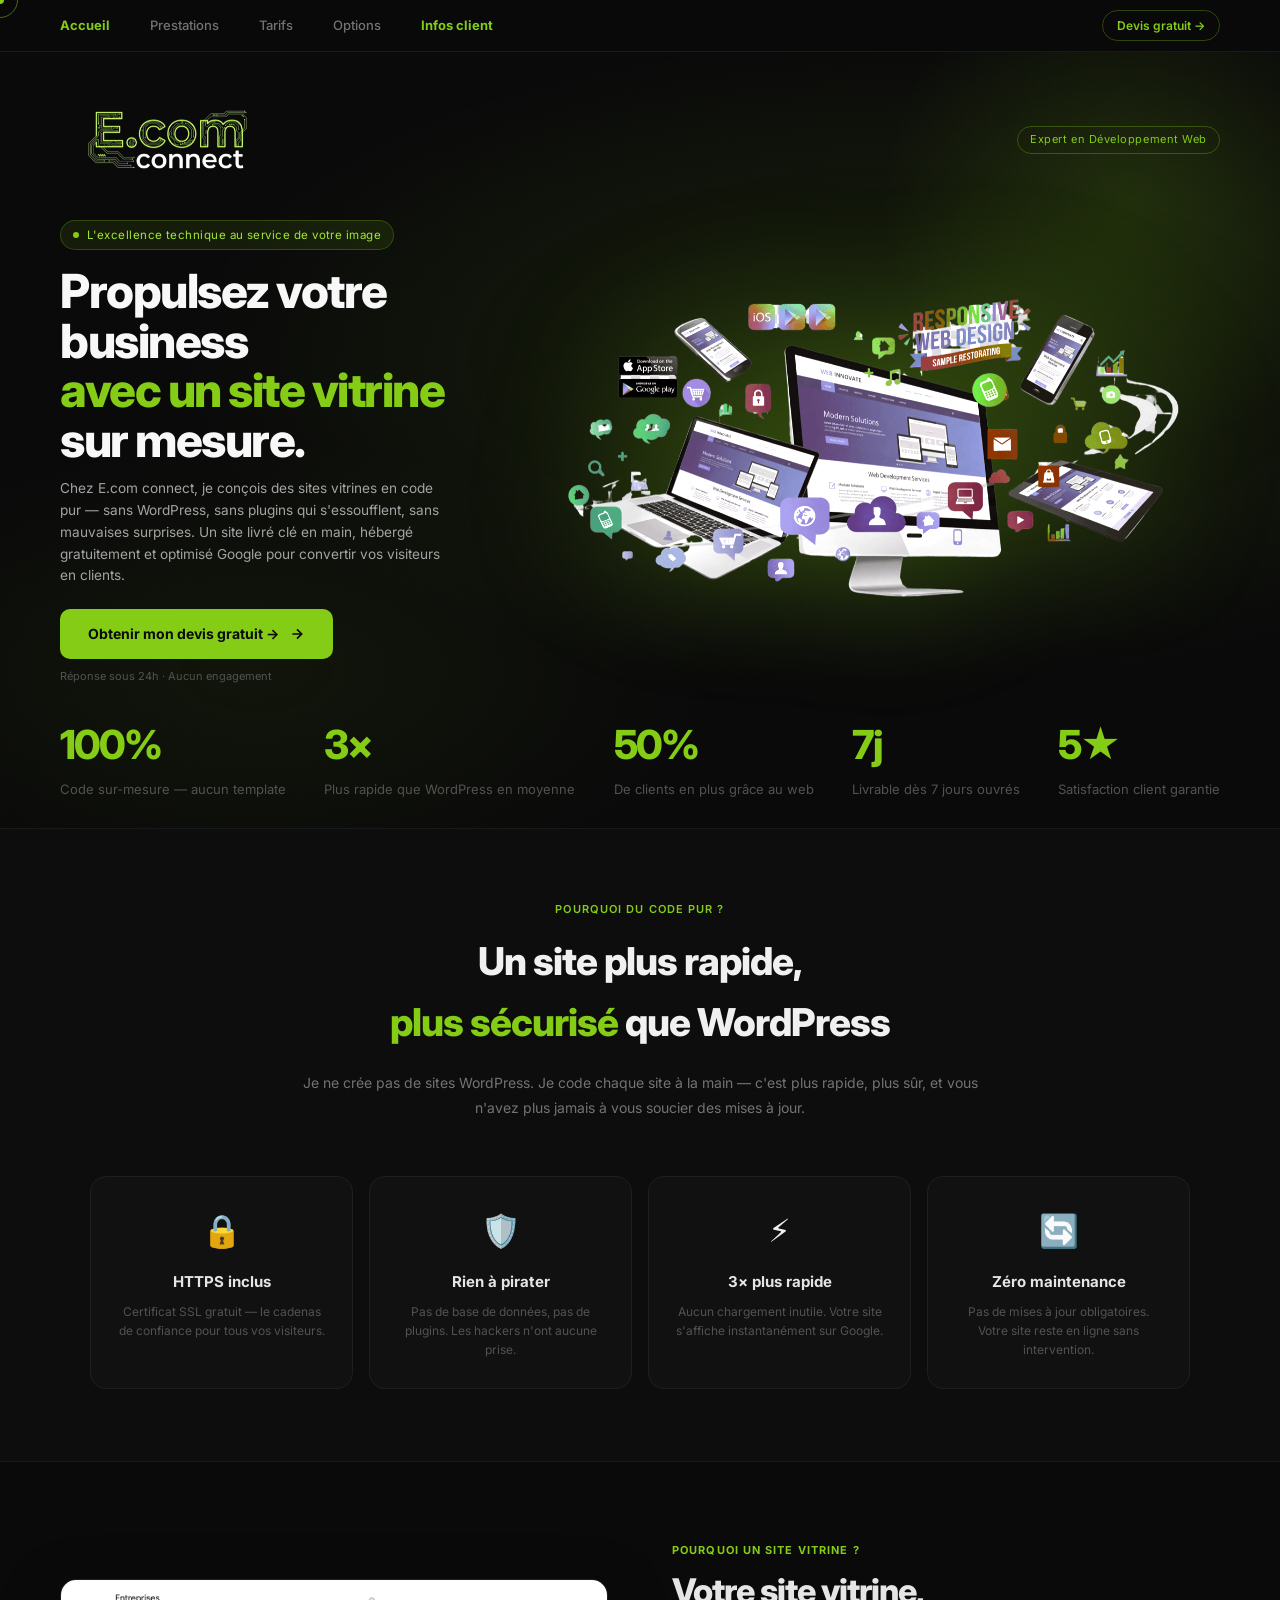
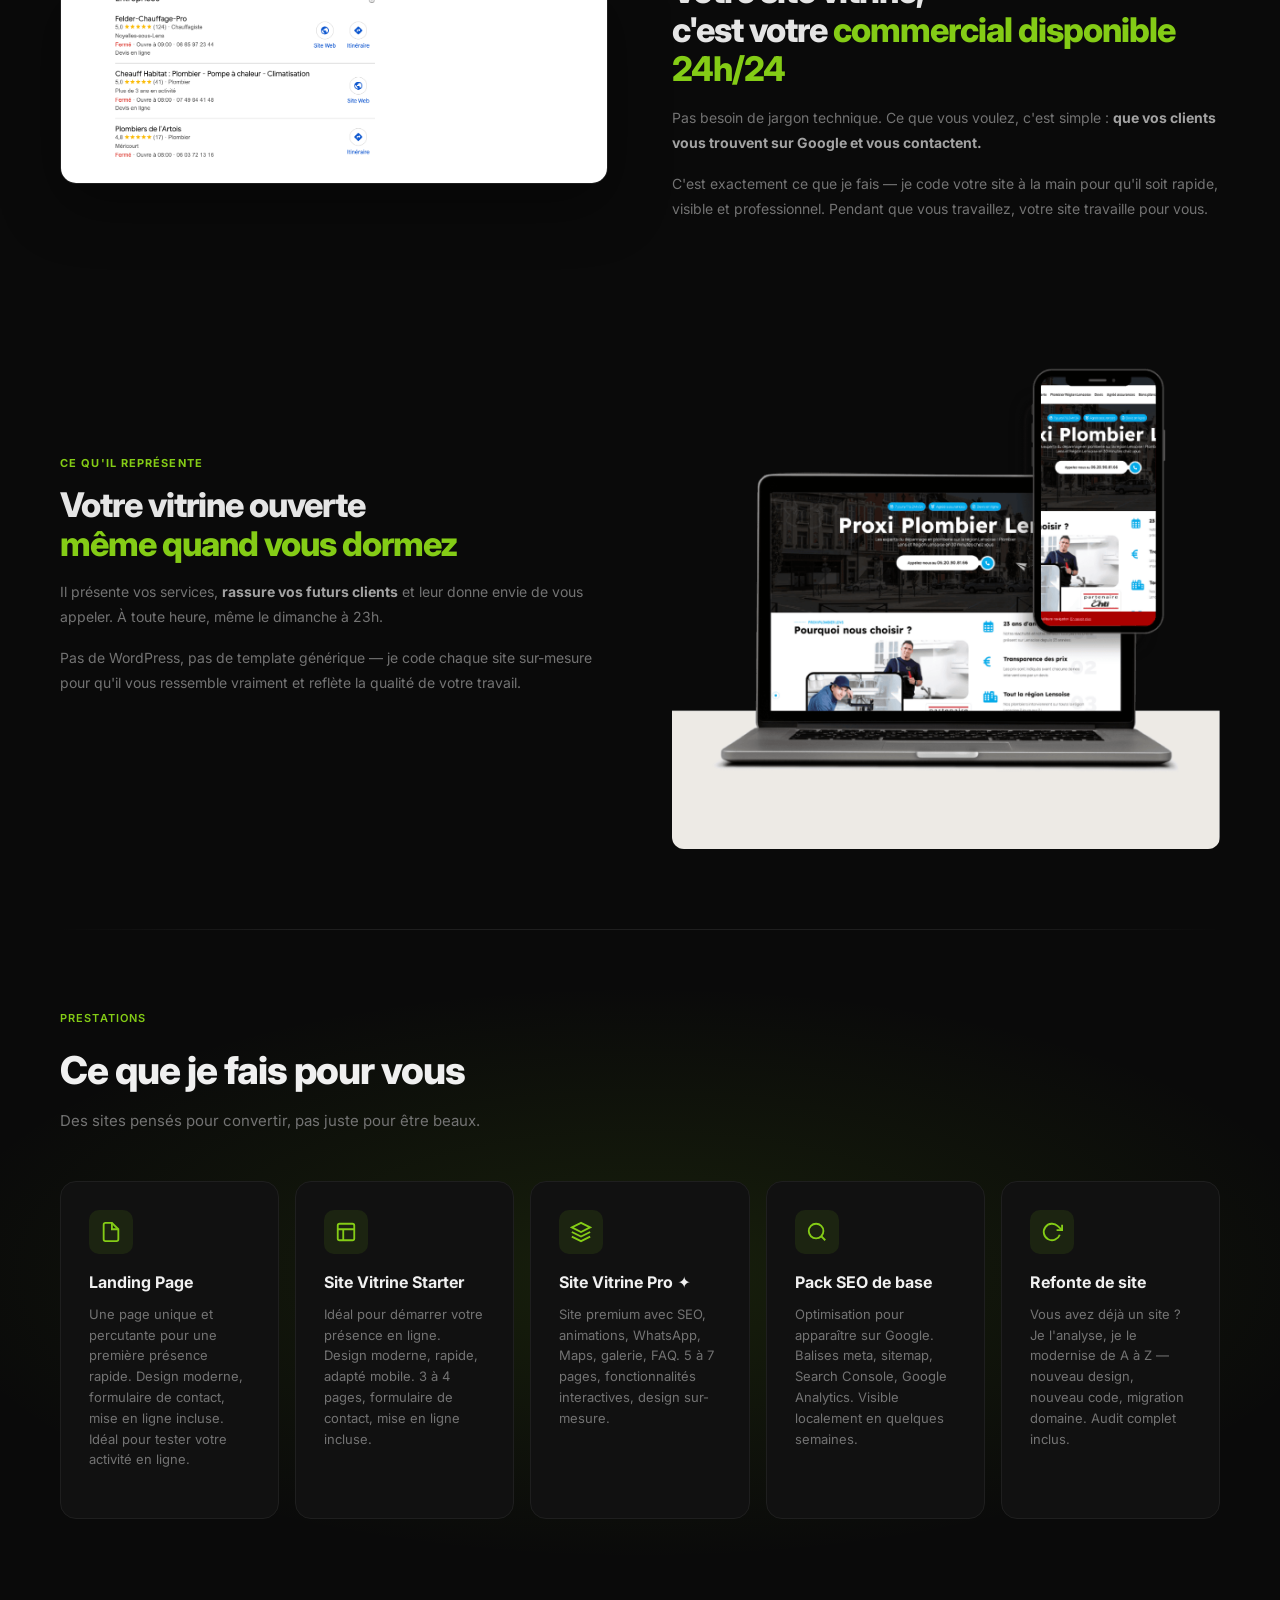
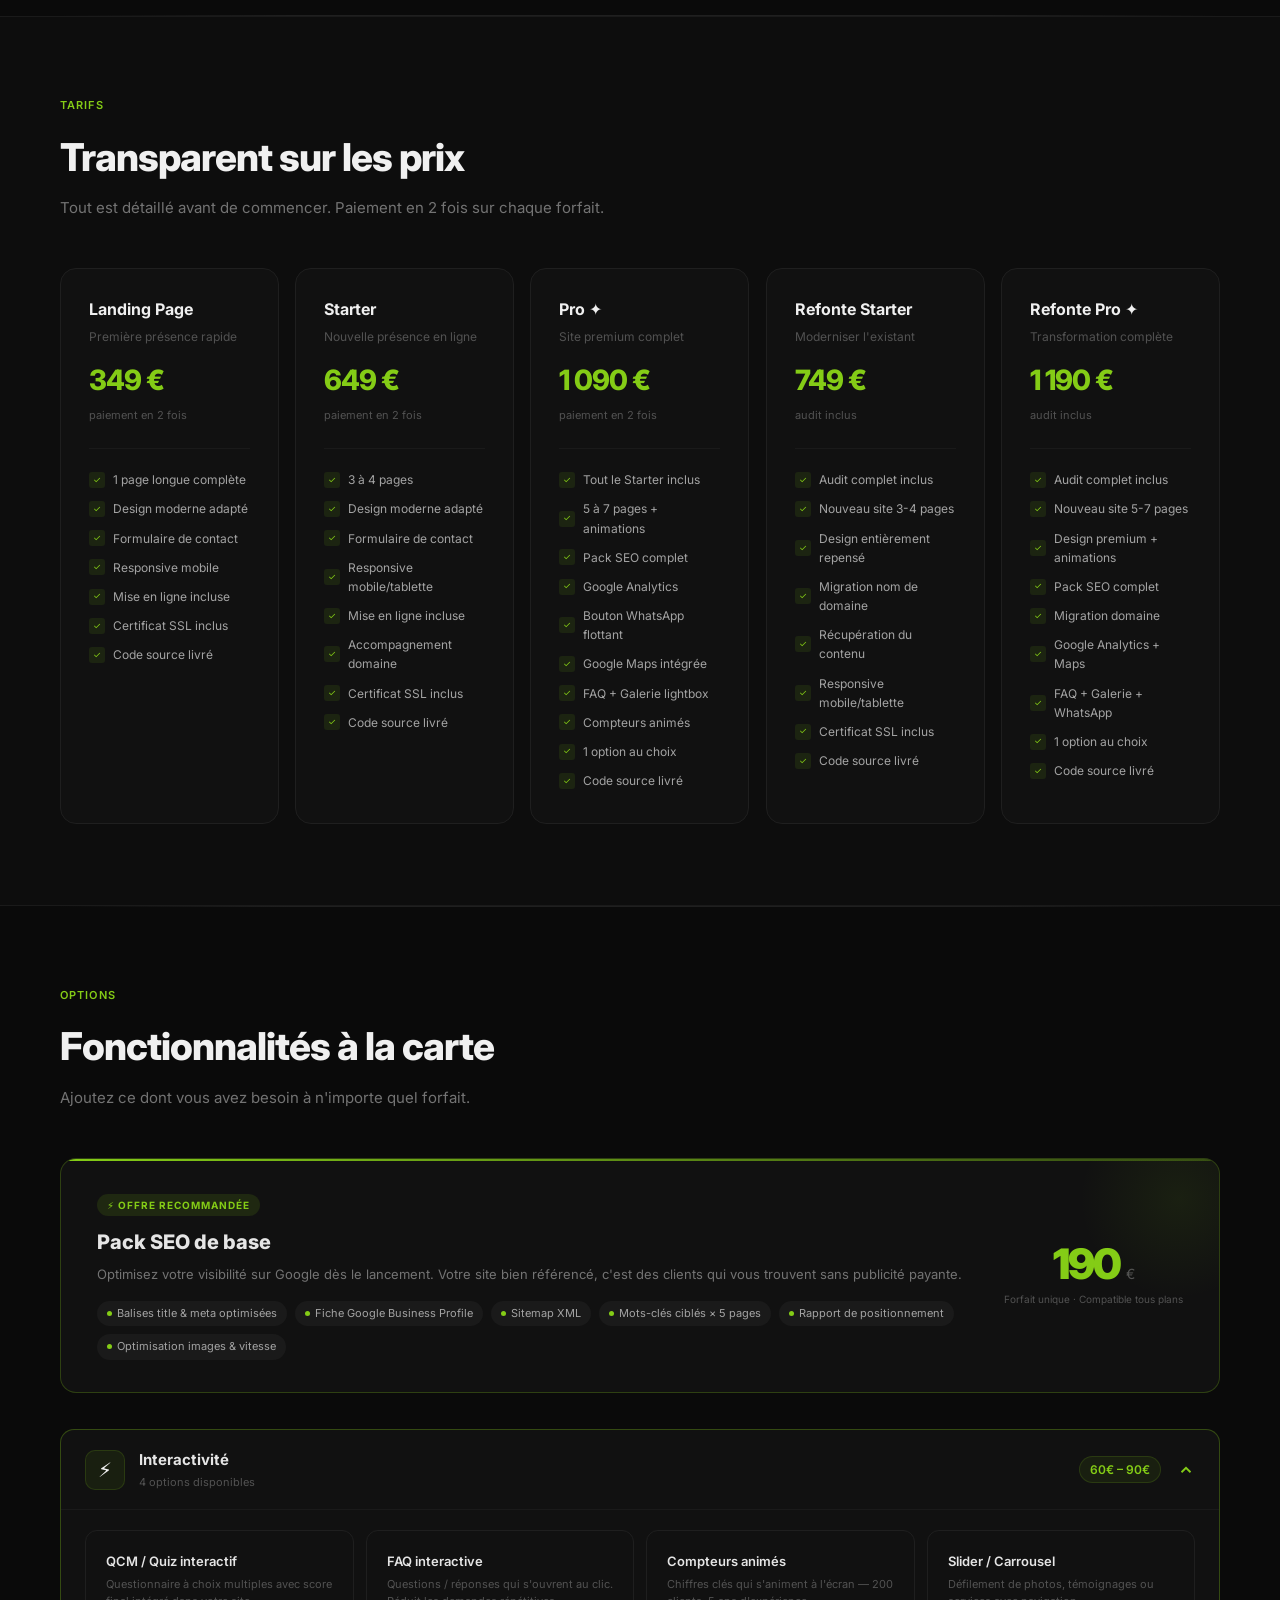
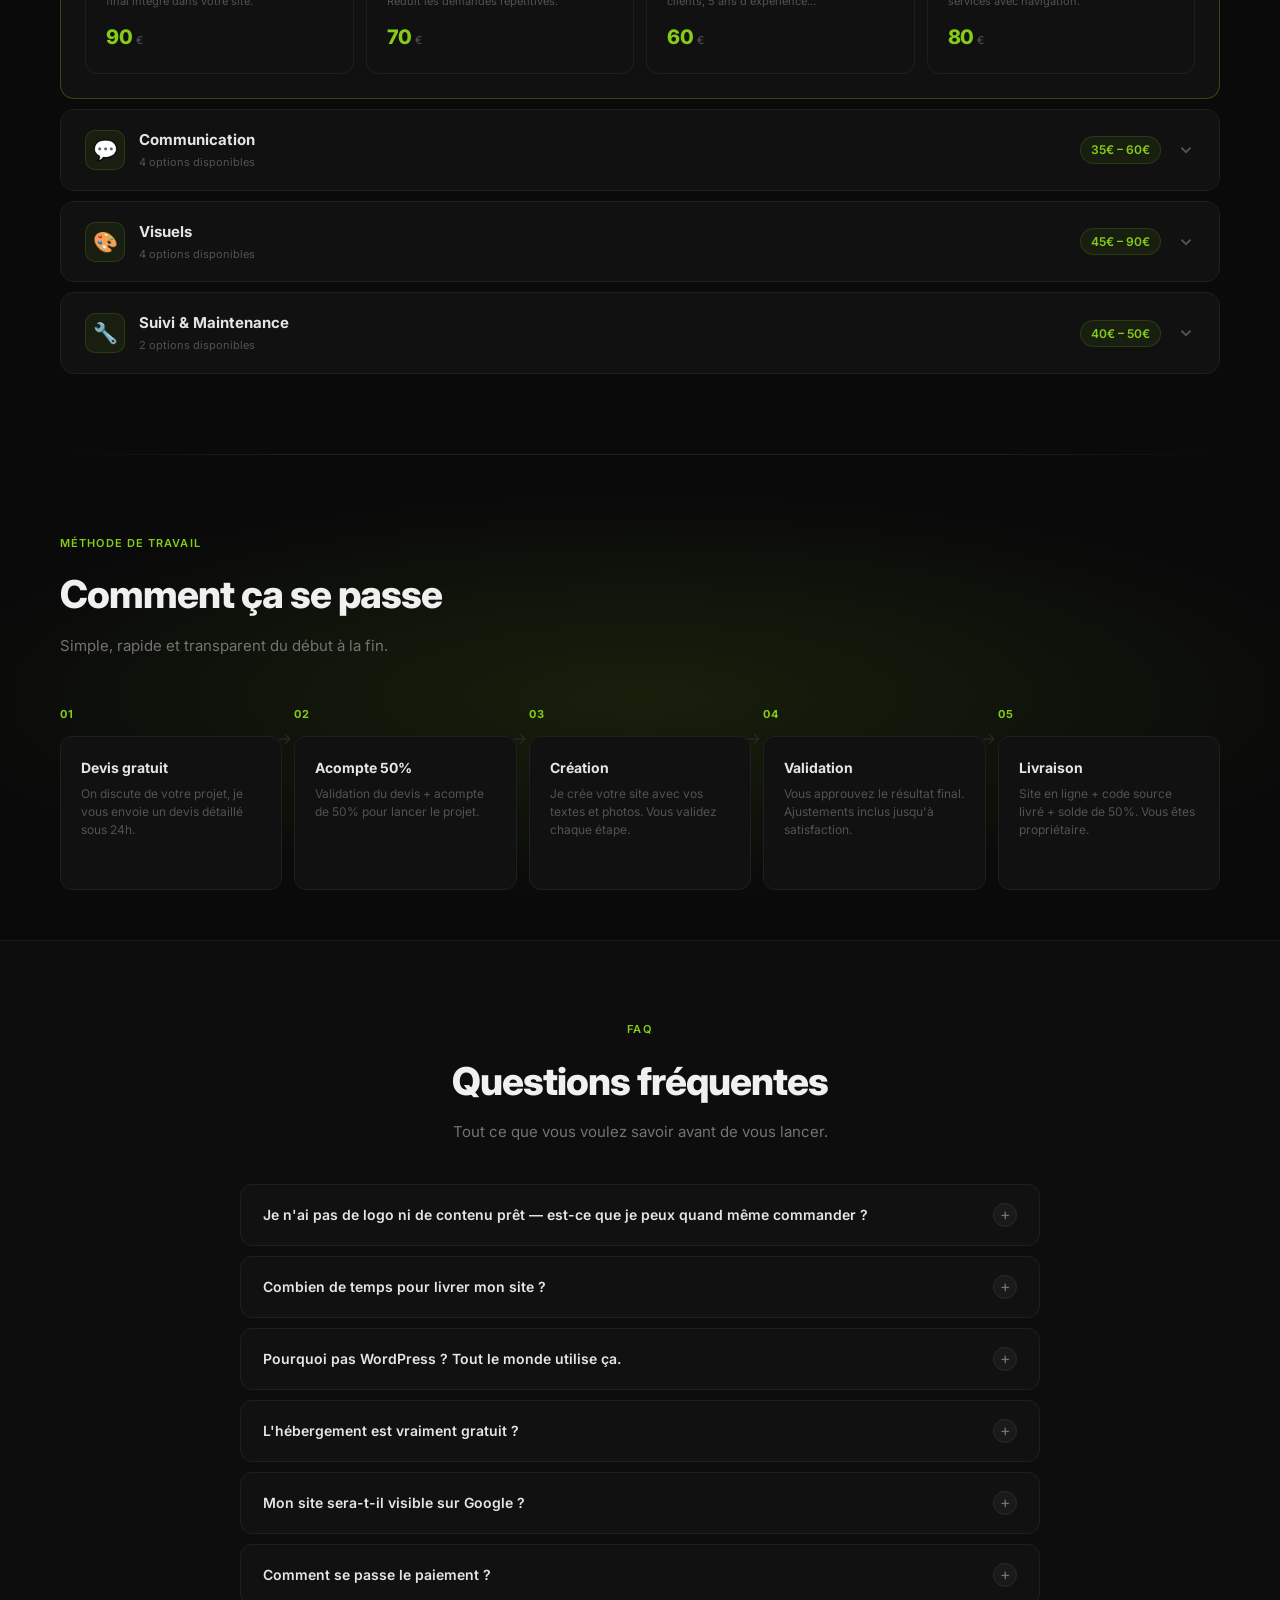
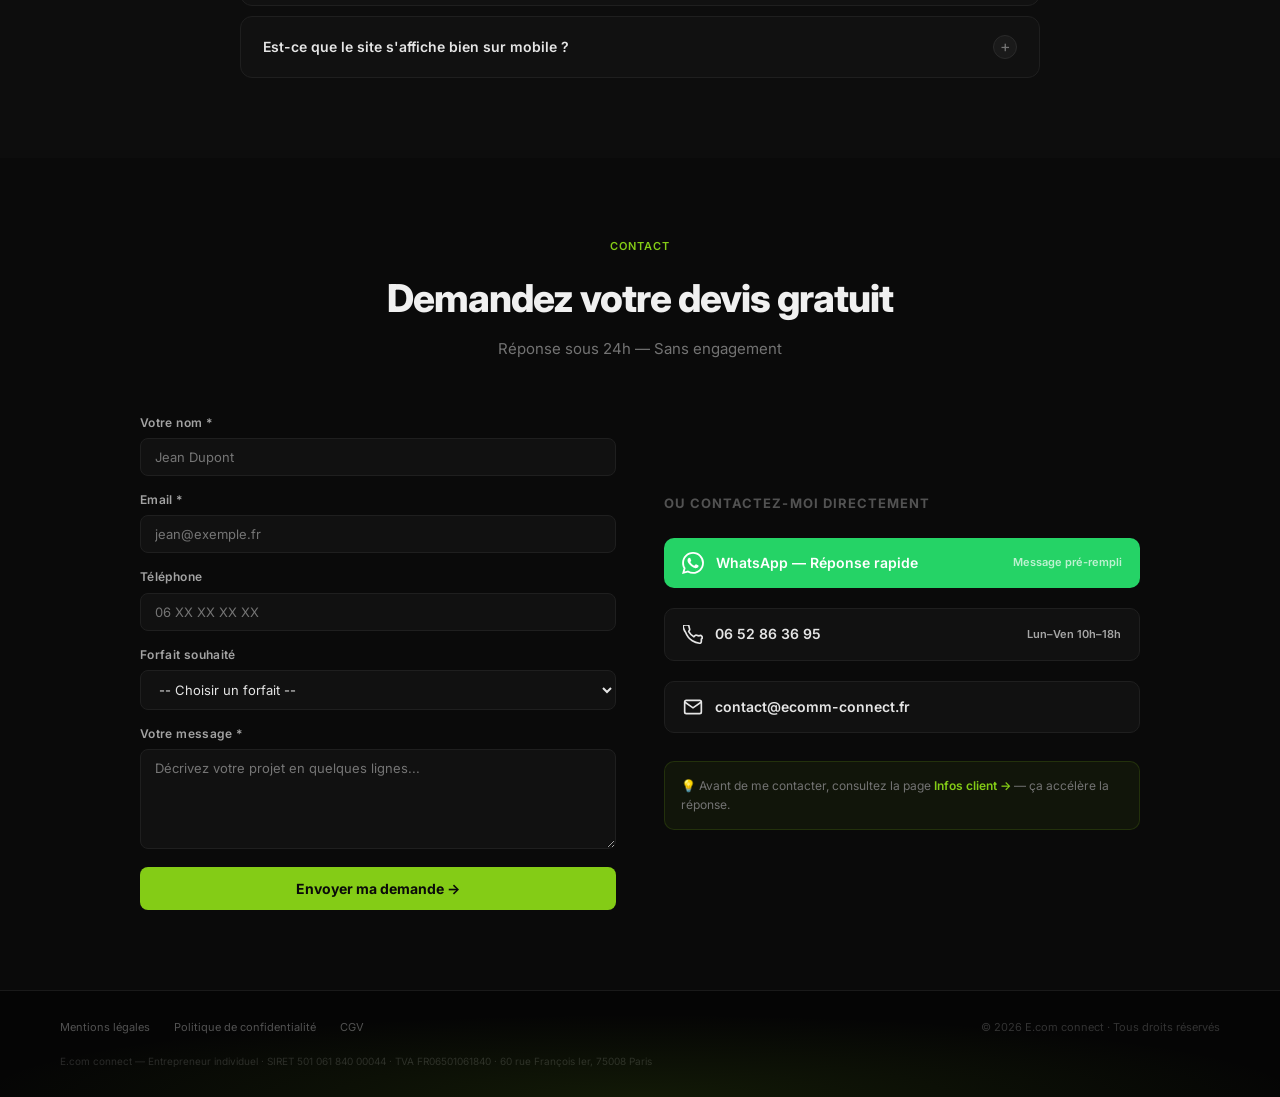
<file: Ecomm-Connect-Presentation.html>
<!DOCTYPE html>
<html lang="fr">
<head>
<meta charset="UTF-8">
<meta name="viewport" content="width=device-width, initial-scale=1.0">
<title>E.com connect — Création de sites vitrines sur-mesure | Lens, Pas-de-Calais (62)</title>
<meta name="description" content="Création de sites vitrines en code pur à Lens (62). Rapide, sécurisé, hébergé gratuitement. Spécialiste WordPress-free pour artisans, commerçants et pros du Nord. Devis gratuit sous 24h.">
<meta name="robots" content="index, follow">
<meta name="author" content="Jonathan Besdinier — E.com connect">
<link rel="icon" type="image/png" href="favicon.png">
<link rel="apple-touch-icon" href="favicon.png">

<!-- Open Graph -->
<meta property="og:title" content="E.com connect — Sites vitrines sur-mesure | Lens (62)">
<meta property="og:description" content="Création de sites vitrines en code pur. 3× plus rapide que WordPress. Hébergement gratuit inclus. Devis gratuit sous 24h.">
<meta property="og:type" content="website">
<meta property="og:locale" content="fr_FR">
<meta property="og:url" content="https://ecomm-connect.fr">
<meta property="og:image" content="https://ecomm-connect.fr/banniere-hero.png">
<link rel="canonical" href="https://ecomm-connect.fr">

<!-- JSON-LD LocalBusiness -->
<script type="application/ld+json">
{
  "@context": "https://schema.org",
  "@type": "ProfessionalService",
  "name": "E.com connect",
  "description": "Création de sites vitrines sur-mesure en code pur pour artisans, commerçants et professionnels. Prestations 100% à distance.",
  "url": "https://ecomm-connect.fr",
  "telephone": "+33652863695",
  "email": "contact@ecomm-connect.fr",
  "address": {
    "@type": "PostalAddress",
    "addressLocality": "Lens",
    "postalCode": "62300",
    "addressRegion": "Pas-de-Calais",
    "addressCountry": "FR"
  },
  "areaServed": ["Lens", "Liévin", "Béthune", "Arras", "Pas-de-Calais", "Nord", "France"],
  "priceRange": "€€",
  "sameAs": []
}
</script>
<style>
  @import url('https://fonts.googleapis.com/css2?family=Inter:wght@300;400;500;600;700;800;900&display=swap');

  *{margin:0;padding:0;box-sizing:border-box}

  html{
    overflow-x:hidden;
  }

  body{
    font-family:'Inter',system-ui,sans-serif;
    background:#0a0a0a;
    overflow-x:hidden;
    color:#f0f0f0;
    line-height:1.6;
    cursor:none;
  }

  /* ── CURSEUR INTERACTIF ── */
  #cursor-dot{
    position:fixed;
    top:0;left:0;
    width:8px;height:8px;
    background:#84cc16;
    border-radius:50%;
    pointer-events:none;
    z-index:99999;
    transform:translate(-50%,-50%);
    transition:width .15s,height .15s,background .15s;
    will-change:transform;
  }
  #cursor-ring{
    position:fixed;
    top:0;left:0;
    width:36px;height:36px;
    border:1.5px solid rgba(132,204,22,0.5);
    border-radius:50%;
    pointer-events:none;
    z-index:99998;
    transform:translate(-50%,-50%);
    transition:width .3s,height .3s,border-color .3s,background .3s;
    will-change:transform;
  }
  #cursor-label{
    position:fixed;
    top:0;left:0;
    font-family:'Inter',sans-serif;
    font-size:9px;
    font-weight:700;
    letter-spacing:.1em;
    color:#0a0a0a;
    text-transform:uppercase;
    pointer-events:none;
    z-index:100000;
    transform:translate(-50%,-50%);
    opacity:0;
    transition:opacity .2s;
  }
  body.cursor-cta #cursor-dot{
    width:54px;height:54px;
    background:#84cc16;
  }
  body.cursor-cta #cursor-ring{
    width:54px;height:54px;
    border-color:transparent;
  }
  body.cursor-cta #cursor-label{
    opacity:1;
  }
  body.cursor-card #cursor-dot{
    width:44px;height:44px;
    background:rgba(132,204,22,0.15);
  }
  body.cursor-card #cursor-ring{
    width:64px;height:64px;
    border-color:#84cc16;
  }
  /* Masquer sur mobile/tactile */
  @media(hover:none),(pointer:coarse){
    #cursor-dot,#cursor-ring,#cursor-label{display:none}
    body{cursor:auto}
    a,button{cursor:pointer}
  }

  /* ── HERO ── */
  .hero{
    width:100%;
    height:auto;
    min-height:75vh;
    display:flex;
    flex-direction:column;
    justify-content:space-between;
    padding:28px 60px;
    position:relative;
    overflow:hidden;
    background:radial-gradient(ellipse 80% 60% at 70% 40%, rgba(132,204,22,0.12) 0%, transparent 70%),
               radial-gradient(ellipse 60% 50% at 20% 80%, rgba(132,204,22,0.06) 0%, transparent 60%),
               #0a0a0a;
  }

  /* Orbe décoratif */
  .orb{
    position:absolute;
    width:500px;height:500px;
    border-radius:50%;
    background:radial-gradient(circle, rgba(132,204,22,0.15) 0%, transparent 70%);
    right:-100px;top:-100px;
    pointer-events:none;
  }

  /* ── NAVBAR ── */
  .navbar{
    display:flex;
    justify-content:space-between;
    align-items:center;
    position:relative;
    z-index:10;
  }

  .logo{
    display:flex;
    align-items:center;
    gap:10px;
  }

  .logo-icon{
    width:36px;height:36px;
    background:#84cc16;
    border-radius:8px;
    display:flex;align-items:center;justify-content:center;
    flex-shrink:0;
  }

  .logo-icon svg{stroke:#0a0a0a;fill:none}

  .logo-name{
    font-size:16px;
    font-weight:700;
    letter-spacing:-0.3px;
  }

  .logo-name span{color:#84cc16}

  .nav-tag{
    font-size:11px;
    color:#84cc16;
    border:1px solid rgba(132,204,22,0.3);
    padding:4px 12px;
    border-radius:20px;
    letter-spacing:0.05em;
  }

  /* ── HERO BODY (texte + image) ── */
  .hero-body{
    display:flex;
    align-items:center;
    justify-content:space-between;
    flex:1;
    position:relative;
    z-index:10;
    gap:40px;
  }

  .hero-image-wrap{
    flex:0 0 66.67%;
    pointer-events:none;
    margin-top:-20px;
  }

  .hero-image-wrap img{
    width:100%;
    display:block;
    mix-blend-mode:screen;
    filter:url(#sharpen) saturate(0.8) brightness(1.05) hue-rotate(55deg) contrast(1.1) drop-shadow(0 0 60px rgba(132,204,22,0.3));
    animation:float 6s ease-in-out infinite;
    -webkit-backface-visibility:hidden;
  }

  @keyframes float{
    0%,100%{transform:translateY(0)}
    50%{transform:translateY(-14px)}
  }

  /* ── HERO CONTENT ── */
  .hero-content{
    padding:20px 0;
    flex:0 0 33.33%;
    position:relative;
    z-index:10;
  }

  .hero-badge{
    display:inline-flex;
    align-items:center;
    gap:8px;
    background:rgba(132,204,22,0.1);
    border:1px solid rgba(132,204,22,0.25);
    border-radius:20px;
    padding:5px 12px;
    font-size:11.55px;
    color:#a3e635;
    margin-bottom:16px;
    letter-spacing:0.04em;
  }

  .hero-badge::before{
    content:'';
    width:6px;height:6px;
    border-radius:50%;
    background:#84cc16;
    animation:pulse 2s infinite;
  }

  @keyframes pulse{
    0%,100%{opacity:1}
    50%{opacity:0.4}
  }

  h1{
    font-size:clamp(27px,3.675vw,50.4px);
    font-weight:800;
    line-height:1.05;
    letter-spacing:-1.5px;
    margin-bottom:14px;
    color:#f8f8f8;
  }

  h1 .accent{
    color:#84cc16;
  }

  .hero-desc{
    font-size:13.65px;
    color:#a3a3a3;
    max-width:380px;
    line-height:1.6;
    margin-bottom:22px;
  }

  .magnet-wrap{display:inline-block;position:relative}
  .hero-cta{
    display:inline-flex;
    align-items:center;
    gap:10px;
    background:#84cc16;
    color:#0a0a0a;
    font-weight:700;
    font-size:14px;
    padding:14px 28px;
    border-radius:10px;
    text-decoration:none;
    transition:background .2s, box-shadow .2s;
    will-change:transform;
  }

  .hero-cta:hover{background:#a3e635;box-shadow:0 8px 32px rgba(132,204,22,0.35)}

  /* ── HERO FOOTER ── */
  .hero-footer{
    display:flex;
    justify-content:space-between;
    align-items:flex-end;
    position:relative;
    z-index:10;
    padding-top:8px;
  }

  .hero-stats{
    display:flex;
    gap:0;
    justify-content:space-between;
    width:100%;
  }

  .stat-item .num{
    font-size:40px;
    font-weight:800;
    color:#84cc16;
    letter-spacing:-2px;
  }

  .stat-item .lbl{
    font-size:13px;
    color:#525252;
    margin-top:2px;
  }

  /* ── SECTION ── */
  section{
    padding:80px 60px;
  }

  .section-label{
    font-size:11px;
    color:#84cc16;
    letter-spacing:0.1em;
    text-transform:uppercase;
    font-weight:600;
    margin-bottom:12px;
  }

  .section-title{
    font-size:clamp(28px,3vw,40px);
    font-weight:800;
    letter-spacing:-1px;
    margin-bottom:8px;
  }

  .section-sub{
    font-size:15px;
    color:#737373;
    margin-bottom:48px;
  }

  /* ── SERVICES ── */
  .services-grid{
    display:grid;
    grid-template-columns:repeat(3,1fr);
    gap:16px;
    margin-bottom:16px;
  }

  .service-card{
    background:#111;
    border:1px solid #1f1f1f;
    border-radius:16px;
    padding:28px;
    transition:all .2s;
    position:relative;
    overflow:hidden;
    display:flex;
    flex-direction:column;
  }

  .service-card::before{
    content:'';
    position:absolute;
    top:0;left:0;right:0;
    height:2px;
    background:transparent;
    transition:background .2s;
  }

  .service-card:hover{border-color:#2a2a2a;transform:translateY(-2px)}
  .service-card:hover::before{background:#84cc16}

  .service-icon{
    width:44px;height:44px;
    background:rgba(132,204,22,0.1);
    border-radius:10px;
    display:flex;align-items:center;justify-content:center;
    margin-bottom:16px;
    color:#84cc16;
  }

  .service-name{
    font-size:16px;
    font-weight:700;
    margin-bottom:8px;
    color:#f0f0f0;
  }

  .service-desc{
    font-size:13px;
    color:#737373;
    line-height:1.6;
    margin-bottom:20px;
  }

  .service-price{
    font-size:26px;
    font-weight:800;
    color:#84cc16;
    letter-spacing:-0.5px;
  }

  .service-price span{
    font-size:13px;
    font-weight:400;
    color:#525252;
  }

  .service-tags{
    display:flex;
    flex-wrap:wrap;
    gap:6px;
    margin-top:14px;
  }

  .tag{
    background:#1a1a1a;
    border:1px solid #2a2a2a;
    border-radius:6px;
    padding:3px 8px;
    font-size:11px;
    color:#737373;
  }

  /* ── PRICING TABLE ── */
  .pricing-section{
    background:#0d0d0d;
    border-top:1px solid #1a1a1a;
    border-bottom:1px solid #1a1a1a;
  }

  .pricing-card{
    background:#111;
    border:1px solid #1f1f1f;
    border-radius:16px;
    padding:28px;
    transition:all .2s;
    position:relative;
    overflow:hidden;
    display:flex;
    flex-direction:column;
  }
  .pricing-card::before{
    content:'';
    position:absolute;
    top:0;left:0;right:0;
    height:2px;
    background:transparent;
    transition:background .2s;
  }
  .pricing-card:hover{border-color:#2a2a2a}
  .pricing-card{transform-style:preserve-3d;will-change:transform;overflow:hidden}
  .pricing-card .tilt-glare{
    position:absolute;top:0;left:0;width:100%;height:100%;
    pointer-events:none;border-radius:inherit;
    background:radial-gradient(circle at 50% 50%, rgba(255,255,255,0.12) 0%, transparent 70%);
    opacity:0;transition:opacity .2s;
  }
  .pricing-card:hover .tilt-glare{opacity:1}
  .pricing-card:hover::before{background:#84cc16}

  .pricing-name{
    font-size:16px;
    font-weight:700;
    color:#f0f0f0;
    margin-bottom:4px;
  }

  .pricing-tagline{
    font-size:12px;
    color:#525252;
    margin-bottom:12px;
  }

  .pricing-desc{
    display:none;
    font-size:12px;
    color:#737373;
    line-height:1.6;
    margin-bottom:16px;
  }

  .pricing-amount .amount{
    font-size:28px;
    font-weight:800;
    color:#84cc16;
    letter-spacing:-1px;
    margin-bottom:4px;
    display:block;
  }

  .pricing-amount .period{
    font-size:11px;
    color:#525252;
    margin-bottom:20px;
    display:block;
  }

  .pricing-features{
    flex:1;
    border-top:1px solid #1a1a1a;
    padding-top:16px;
    margin-top:4px;
  }

  .feature-row{
    display:flex;
    align-items:center;
    gap:8px;
    padding:5px 0;
    font-size:12px;
    color:#a3a3a3;
  }

  .feature-row .check{
    width:16px;height:16px;
    background:rgba(132,204,22,0.1);
    border-radius:3px;
    display:flex;align-items:center;justify-content:center;
    flex-shrink:0;
    color:#84cc16;
    font-size:9px;
  }

  /* ── EXTRAS ── */
  .extras-grid{
    display:grid;
    grid-template-columns:repeat(4,1fr);
    gap:12px;
  }
  @media(max-width:1100px){.extras-grid{grid-template-columns:repeat(3,1fr)}}

  /* Section options */
  #section-options{ background:#0a0a0a; }
  .cat-label{ color:#84cc16; }

  /* ── ACCORDÉONS OPTIONS ── */
  .options-accordion{
    display:flex;
    flex-direction:column;
    gap:10px;
  }
  .acc-item{
    background:#111;
    border:1px solid #1f1f1f;
    border-radius:14px;
    overflow:hidden;
    transition:border-color .2s;
  }
  .acc-item:hover{ border-color:rgba(132,204,22,0.2) }
  .acc-item.open{ border-color:rgba(132,204,22,0.3) }
  .acc-header{
    display:flex;
    align-items:center;
    justify-content:space-between;
    padding:18px 24px;
    cursor:pointer;
    user-select:none;
    gap:16px;
  }
  .acc-left{
    display:flex;
    align-items:center;
    gap:14px;
  }
  .acc-icon{
    font-size:20px;
    width:40px;height:40px;
    background:rgba(132,204,22,0.08);
    border:1px solid rgba(132,204,22,0.15);
    border-radius:10px;
    display:flex;align-items:center;justify-content:center;
    flex-shrink:0;
  }
  .acc-title{
    font-size:15px;
    font-weight:700;
    color:#e5e5e5;
  }
  .acc-sub{
    font-size:11px;
    color:#525252;
    margin-top:2px;
  }
  .acc-right{
    display:flex;
    align-items:center;
    gap:16px;
    flex-shrink:0;
  }
  .acc-range{
    font-size:12px;
    font-weight:600;
    color:#84cc16;
    background:rgba(132,204,22,0.08);
    border:1px solid rgba(132,204,22,0.15);
    padding:3px 10px;
    border-radius:20px;
  }
  .acc-chevron{
    color:#525252;
    transition:transform .3s cubic-bezier(.4,0,.2,1);
    flex-shrink:0;
  }
  .acc-item.open .acc-chevron{ transform:rotate(180deg); color:#84cc16 }
  .acc-body{
    max-height:0;
    overflow:hidden;
    transition:max-height .4s cubic-bezier(.4,0,.2,1);
  }
  .acc-body-inner{
    padding:0 24px 24px;
    border-top:1px solid #1a1a1a;
    padding-top:20px;
  }
  .acc-item.open .acc-body{ max-height:600px }

  @media(max-width:768px){
    .extras-grid{ grid-template-columns:1fr 1fr !important }
    .acc-header{ padding:14px 16px }
    .acc-range{ display:none }
  }
  @media(max-width:480px){
    .extras-grid{ grid-template-columns:1fr !important }
  }

  /* Pack SEO featured card */
  .seo-pack-card{
    background:#111;
    border:1px solid rgba(132,204,22,0.25);
    border-radius:16px;
    padding:32px 36px;
    margin-bottom:36px;
    display:grid;
    grid-template-columns:1fr auto;
    gap:24px;
    align-items:center;
    position:relative;
    overflow:hidden;
    transition:all .2s;
  }
  .seo-pack-card::before{
    content:'';
    position:absolute;
    top:0;left:0;right:0;
    height:2px;
    background:linear-gradient(90deg,#84cc16,rgba(132,204,22,0.3));
  }
  .seo-pack-card::after{
    content:'';
    position:absolute;
    top:-60px;right:-60px;
    width:200px;height:200px;
    border-radius:50%;
    background:radial-gradient(circle,rgba(132,204,22,0.08) 0%,transparent 70%);
    pointer-events:none;
  }
  .seo-pack-card:hover{
    border-color:rgba(132,204,22,0.4);
    transform:translateY(-2px);
  }
  .seo-pack-badge{
    display:inline-block;
    background:rgba(132,204,22,0.12);
    color:#84cc16;
    font-size:10px;
    font-weight:700;
    letter-spacing:.1em;
    text-transform:uppercase;
    padding:3px 10px;
    border-radius:20px;
    margin-bottom:10px;
  }
  .seo-pack-title{
    font-size:20px;
    font-weight:800;
    color:#e5e5e5;
    margin-bottom:6px;
  }
  .seo-pack-desc{
    font-size:13px;
    color:#737373;
    line-height:1.6;
    margin-bottom:16px;
  }
  .seo-pack-features{
    display:flex;
    flex-wrap:wrap;
    gap:8px;
  }
  .seo-pack-feat{
    display:flex;
    align-items:center;
    gap:5px;
    font-size:11px;
    color:#a3a3a3;
    background:#1a1a1a;
    padding:4px 10px;
    border-radius:20px;
  }
  .seo-pack-feat .dot{
    width:5px;height:5px;
    border-radius:50%;
    background:#84cc16;
    flex-shrink:0;
  }
  .seo-pack-price-block{
    text-align:center;
    flex-shrink:0;
  }
  .seo-pack-price{
    font-size:42px;
    font-weight:900;
    color:#84cc16;
    letter-spacing:-2px;
    line-height:1;
  }
  .seo-pack-price span{
    font-size:14px;
    font-weight:400;
    color:#525252;
    letter-spacing:0;
  }
  .seo-pack-note{
    font-size:10px;
    color:#525252;
    margin-top:6px;
  }

  .extra-card{
    background:#111;
    border:1px solid #1f1f1f;
    border-radius:12px;
    padding:20px;
    transition:all .2s;
  }
  .extra-card:hover{
    border-color:rgba(132,204,22,0.3);
    transform:translateY(-2px);
  }

  .extra-name{
    font-size:13px;
    font-weight:600;
    color:#e5e5e5;
    margin-bottom:4px;
  }

  .extra-desc{
    font-size:11px;
    color:#525252;
    margin-bottom:12px;
    line-height:1.5;
  }

  .extra-price{
    font-size:20px;
    font-weight:800;
    color:#84cc16;
    letter-spacing:-0.5px;
  }

  .extra-price span{font-size:11px;font-weight:400;color:#525252}

  /* ── PROCESS ── */
  .process-steps{
    display:grid;
    grid-template-columns:repeat(5,1fr);
    gap:12px;
  }

  .step{
    position:relative;
  }

  .step:not(:last-child)::after{
    content:'→';
    position:absolute;
    right:-10px;
    top:20px;
    color:#2a2a2a;
    font-size:16px;
  }

  .step-num{
    font-size:11px;
    font-weight:700;
    color:#84cc16;
    letter-spacing:0.1em;
    margin-bottom:12px;
  }

  .step-card{
    background:#111;
    border:1px solid #1f1f1f;
    border-radius:12px;
    padding:20px;
    height:100%;
  }

  .step-title{
    font-size:14px;
    font-weight:700;
    margin-bottom:6px;
    color:#e5e5e5;
  }

  .step-desc{
    font-size:12px;
    color:#525252;
    line-height:1.5;
  }

  /* ── FAQ ── */
  .faq-section{
    padding:80px 60px;
    background:#0d0d0d;
    border-top:1px solid #1a1a1a;
  }
  .faq-list{
    display:flex;
    flex-direction:column;
    gap:10px;
    max-width:800px;
    margin:0 auto;
  }
  .faq-item{
    background:#111;
    border:1px solid #1f1f1f;
    border-radius:12px;
    overflow:hidden;
    transition:border-color .2s;
  }
  .faq-item:hover{border-color:rgba(132,204,22,0.2)}
  .faq-question{
    display:flex;
    justify-content:space-between;
    align-items:center;
    padding:18px 22px;
    cursor:pointer;
    user-select:none;
    gap:16px;
  }
  .faq-question-text{
    font-size:14px;
    font-weight:600;
    color:#e5e5e5;
  }
  .faq-icon{
    width:24px;height:24px;
    border-radius:50%;
    background:#1a1a1a;
    border:1px solid #2a2a2a;
    display:flex;align-items:center;justify-content:center;
    flex-shrink:0;
    color:#737373;
    font-size:16px;
    transition:all .3s;
  }
  .faq-item.open .faq-icon{
    background:rgba(132,204,22,0.1);
    border-color:rgba(132,204,22,0.3);
    color:#84cc16;
    transform:rotate(45deg);
  }
  .faq-answer{
    max-height:0;
    overflow:hidden;
    transition:max-height .35s cubic-bezier(.4,0,.2,1);
  }
  .faq-answer-inner{
    padding:14px 22px 18px;
    font-size:13px;
    color:#737373;
    line-height:1.7;
    border-top:1px solid #1a1a1a;
  }
  .faq-answer-inner strong{color:#a3a3a3}
  .faq-answer-inner .green{color:#84cc16;font-weight:600}

  /* ── FOOTER ── */
  footer{
    padding:48px 60px;
    border-top:1px solid #1a1a1a;
    display:flex;
    justify-content:space-between;
    align-items:center;
    background:#0a0a0a;
  }

  .footer-left .tagline{
    font-size:22px;
    font-weight:800;
    letter-spacing:-0.5px;
    margin-bottom:4px;
  }

  .footer-left .tagline .acc{
    color:#84cc16;
  }

  .footer-left .sub{
    font-size:13px;
    color:#525252;
  }

  .footer-contact{
    text-align:right;
  }

  .contact-item{
    font-size:13px;
    color:#737373;
    margin-bottom:4px;
  }

  .contact-item strong{color:#e5e5e5}

  .footer-cta{
    display:inline-flex;
    margin-top:16px;
    align-items:center;
    gap:8px;
    background:#84cc16;
    color:#0a0a0a;
    font-weight:700;
    font-size:13px;
    padding:12px 24px;
    border-radius:8px;
    text-decoration:none;
  }

  /* ── ANIMATIONS AU SCROLL ── */
  .reveal{
    opacity:0;
    transform:translateY(40px);
    transition:opacity .7s cubic-bezier(.4,0,.2,1), transform .7s cubic-bezier(.4,0,.2,1);
  }
  .reveal.visible{opacity:1;transform:translateY(0)}
  .reveal-left{opacity:0;transform:translateX(-60px);transition:opacity .7s cubic-bezier(.4,0,.2,1),transform .7s cubic-bezier(.4,0,.2,1)}
  .reveal-left.visible{opacity:1;transform:translateX(0)}
  .reveal-right{opacity:0;transform:translateX(60px);transition:opacity .7s cubic-bezier(.4,0,.2,1),transform .7s cubic-bezier(.4,0,.2,1)}
  .reveal-right.visible{opacity:1;transform:translateX(0)}
  .reveal-delay-1{transition-delay:.1s}
  .reveal-delay-2{transition-delay:.2s}
  .reveal-delay-3{transition-delay:.3s}
  .reveal-delay-4{transition-delay:.4s}
  .reveal-delay-5{transition-delay:.5s}

  /* ── SLIDE DEPUIS HORS ÉCRAN (section tarifs) ── */
  .slide-left{
    opacity:0;
    transform:translateX(-120vw);
    transition:opacity 1s cubic-bezier(.25,.46,.45,.94), transform 1s cubic-bezier(.25,.46,.45,.94);
    will-change:transform,opacity;
  }
  .slide-left.visible{opacity:1 !important;transform:translateX(0) !important}
  .slide-right{
    opacity:0;
    transform:translateX(120vw);
    transition:opacity 1s cubic-bezier(.25,.46,.45,.94), transform 1s cubic-bezier(.25,.46,.45,.94);
    will-change:transform,opacity;
  }
  .slide-right.visible{opacity:1 !important;transform:translateX(0) !important}

  /* ── SCROLL HORIZONTAL ── */
  .hscroll-section{
    padding:80px 0;
    overflow:hidden;
    position:relative;
  }
  .hscroll-section .section-header{
    padding:0 60px;
    margin-bottom:36px;
  }
  .hscroll-track-wrap{
    position:relative;
    overflow:hidden;
  }
  .hscroll-track{
    display:flex;
    gap:20px;
    padding:12px 60px 24px;
    overflow-x:auto;
    scroll-behavior:smooth;
    scroll-snap-type:x mandatory;
    -ms-overflow-style:none;
    scrollbar-width:none;
    cursor:grab;
  }
  .hscroll-track:active{cursor:grabbing}
  .hscroll-track::-webkit-scrollbar{display:none}
  .hscroll-track .service-card,
  .hscroll-track .pricing-card{
    flex:0 0 340px;
    scroll-snap-align:start;
  }
  .hscroll-track .pricing-card{
    flex:0 0 500px;
  }
  .hscroll-arrows{
    display:flex;
    gap:8px;
    padding:0 60px;
    margin-top:16px;
  }
  .hscroll-btn{
    width:40px;height:40px;
    background:#1a1a1a;
    border:1px solid #2a2a2a;
    border-radius:50%;
    display:flex;align-items:center;justify-content:center;
    cursor:pointer;
    color:#e5e5e5;
    transition:all .2s;
    user-select:none;
  }
  .hscroll-btn:hover{background:#84cc16;border-color:#84cc16;color:#0a0a0a}

  .hscroll-progress{
    height:2px;
    background:#1a1a1a;
    margin:16px 60px 0;
    border-radius:2px;
    overflow:hidden;
  }
  .hscroll-progress-bar{
    height:100%;
    background:linear-gradient(90deg,#84cc16,#22d3ee);
    border-radius:2px;
    width:30%;
    transition:width .2s;
  }

  /* ── SECTION CONTACT ── */
  .contact-form{ display:flex; flex-direction:column; gap:14px }
  .form-group{ display:flex; flex-direction:column; gap:6px }
  .form-label{ font-size:12px; font-weight:600; color:#a3a3a3; letter-spacing:.03em }
  .form-input{
    background:#111;
    border:1px solid #1f1f1f;
    border-radius:8px;
    padding:10px 14px;
    font-size:13px;
    color:#e5e5e5;
    font-family:'Inter',sans-serif;
    outline:none;
    transition:border-color .2s;
    width:100%;
  }
  .form-input:focus{ border-color:rgba(132,204,22,0.5) }
  .form-input option{ background:#111 }
  .form-textarea{ resize:vertical; min-height:100px }
  .form-btn{
    background:#84cc16;
    color:#0a0a0a;
    font-size:14px;
    font-weight:700;
    border:none;
    border-radius:8px;
    padding:13px 24px;
    cursor:pointer;
    transition:background .2s, transform .2s;
    font-family:'Inter',sans-serif;
    margin-top:4px;
  }
  .form-btn:hover{ background:#a3e635; transform:translateY(-1px) }
  .contact-alt-btn{
    display:flex;
    align-items:center;
    gap:12px;
    padding:14px 18px;
    border-radius:10px;
    font-size:14px;
    font-weight:600;
    text-decoration:none;
    transition:transform .2s, opacity .2s;
  }
  .contact-alt-btn:hover{ transform:translateX(4px) }
  .whatsapp-btn{ background:#25D366; color:#fff }
  .phone-btn{ background:#111; border:1px solid #1f1f1f; color:#e5e5e5 }
  .email-btn{ background:#111; border:1px solid #1f1f1f; color:#e5e5e5 }
  @media(max-width:768px){
    .contact-grid{ grid-template-columns:1fr !important }
  }

  /* ── GRILLE SERVICES CENTRÉE ── */
  .services-grid{
    display:grid;
    grid-template-columns:repeat(5,1fr);
    gap:16px;
    justify-items:center;
  }
  .services-grid .service-card{
    width:100%;
    flex:unset;
  }
  @media(max-width:1024px){
    .services-wrap{ padding:0 16px !important }
    .services-grid{ grid-template-columns:1fr; gap:6px }
    .service-card{
      display:flex;
      flex-direction:row;
      align-items:center;
      gap:14px;
      padding:12px 16px;
      text-align:left;
      border-radius:10px;
      width:100%;
    }
    .service-card::before{ display:none }
    .service-icon{
      width:38px;height:38px;
      border-radius:8px;
      margin-bottom:0;
      flex-shrink:0;
    }
    .service-icon svg{ width:18px;height:18px }
    .service-name{ font-size:14px; font-weight:700; margin-bottom:2px }
    .service-desc{ display:block; font-size:11px; line-height:1.4; margin-bottom:0; color:#737373 }
  }

  /* ── SECTION SÉCURITÉ RESTYLÉE ── */
  .securite-badges{
    display:grid;
    grid-template-columns:repeat(4,1fr);
    gap:16px;
    max-width:1100px;
    margin:0 auto;
  }
  .sec-badge{
    background:#111;
    border:1px solid #1f1f1f;
    border-radius:16px;
    padding:28px 24px;
    text-align:center;
    transition:border-color .3s, transform .3s;
  }
  .sec-badge:hover{
    border-color:rgba(132,204,22,0.3);
    transform:translateY(-4px);
  }
  .sec-badge-icon{
    font-size:32px;
    margin-bottom:14px;
  }
  .sec-badge-title{
    font-size:15px;
    font-weight:700;
    color:#e5e5e5;
    margin-bottom:8px;
  }
  .sec-badge-desc{
    font-size:12px;
    color:#525252;
    line-height:1.6;
  }
  @media(max-width:1024px){
    .securite-badges{
      grid-template-columns:repeat(2,1fr);
      gap:12px;
    }
    .sec-badge{
      display:flex;
      flex-direction:row;
      align-items:center;
      gap:12px;
      padding:14px;
      text-align:left;
      border-radius:14px;
      width:100%;
      background:rgba(132,204,22,0.04);
      backdrop-filter:blur(12px);
      -webkit-backdrop-filter:blur(12px);
      border:1px solid rgba(132,204,22,0.25);
      box-shadow:0 0 18px rgba(132,204,22,0.08), inset 0 0 20px rgba(132,204,22,0.03);
      animation:glowPulse 3s ease-in-out infinite;
    }
    .sec-badge:nth-child(2){ animation-delay:.5s }
    .sec-badge:nth-child(3){ animation-delay:1s }
    .sec-badge:nth-child(4){ animation-delay:1.5s }
    @keyframes glowPulse{
      0%,100%{ box-shadow:0 0 12px rgba(132,204,22,0.08), inset 0 0 20px rgba(132,204,22,0.03); border-color:rgba(132,204,22,0.2) }
      50%{ box-shadow:0 0 28px rgba(132,204,22,0.2), inset 0 0 30px rgba(132,204,22,0.07); border-color:rgba(132,204,22,0.5) }
    }
    .sec-badge-icon{
      font-size:22px;
      margin-bottom:0;
      flex-shrink:0;
      width:40px;height:40px;
      background:rgba(132,204,22,0.12);
      border-radius:10px;
      display:flex;align-items:center;justify-content:center;
      box-shadow:0 0 12px rgba(132,204,22,0.2);
    }
    .sec-badge-title{ font-size:13px; font-weight:700; margin-bottom:2px; color:#e5e5e5 }
    .sec-badge-desc{ font-size:11px; line-height:1.4; color:#737373 }
  }

  /* ── MOCKUP MACBOOK ── */
  .macbook-wrap{
    display:flex;
    flex-direction:column;
    align-items:center;
    filter:drop-shadow(0 30px 60px rgba(0,0,0,0.5));
  }
  .macbook-screen-outer{
    width:100%;
    background:linear-gradient(145deg,#3a3a3a,#1a1a1a);
    border-radius:14px 14px 0 0;
    padding:14px 14px 0;
    border:1.5px solid #3a3a3a;
    border-bottom:none;
    position:relative;
  }
  .macbook-camera{
    width:6px;height:6px;
    border-radius:50%;
    background:#2a2a2a;
    border:1px solid #444;
    margin:0 auto 8px;
  }
  .macbook-screen-inner{
    border-radius:4px;
    overflow:hidden;
    background:#000;
    line-height:0;
  }
  .macbook-screen-inner img{
    width:100%;
    display:block;
  }
  .macbook-hinge{
    width:105%;
    height:4px;
    background:linear-gradient(180deg,#2a2a2a,#444);
    border-radius:0 0 2px 2px;
  }
  .macbook-base{
    width:90%;
    height:16px;
    background:linear-gradient(180deg,#3a3a3a,#2a2a2a);
    border-radius:0 0 10px 10px;
    display:flex;
    align-items:center;
    justify-content:center;
  }
  .macbook-touchpad{
    width:50px;height:6px;
    background:#333;
    border-radius:3px;
    border:1px solid #444;
  }

  /* ── SECTION EXPLICATIVE ── */
  .expl-img-placeholder{
    background:#111;
    border:1px solid #1f1f1f;
    border-radius:16px;
    height:280px;
    display:flex;
    align-items:center;
    justify-content:center;
  }
  @media(max-width:768px){
    .expl-block{ grid-template-columns:1fr !important; gap:32px !important }
    .expl-visual{ order:2; transform:scale(1.2); transform-origin:center center }
    .expl-block > div:not(.expl-visual){ order:1 }
    .expl-img-placeholder{ height:200px }
  }

  /* ── BURGER ── */
  .burger{
    display:none;
    flex-direction:column;
    justify-content:center;
    gap:5px;
    background:none;
    border:none;
    cursor:pointer;
    padding:4px;
    width:32px;height:32px;
  }
  .burger span{
    display:block;
    width:22px;height:2px;
    background:#e5e5e5;
    border-radius:2px;
    transition:all .3s;
  }
  .burger.open span:nth-child(1){ transform:translateY(7px) rotate(45deg) }
  .burger.open span:nth-child(2){ opacity:0 }
  .burger.open span:nth-child(3){ transform:translateY(-7px) rotate(-45deg) }

  /* ── MENU MOBILE ── */
  .mobile-menu{
    display:none;
    position:fixed;
    top:52px;left:0;right:0;
    background:rgba(10,10,10,0.98);
    backdrop-filter:blur(20px);
    -webkit-backdrop-filter:blur(20px);
    border-bottom:1px solid #1a1a1a;
    flex-direction:column;
    padding:16px 24px 24px;
    gap:4px;
    z-index:99;
    transform:translateY(-10px);
    opacity:0;
    transition:opacity .25s, transform .25s;
  }
  .mobile-menu.open{
    display:flex;
    opacity:1;
    transform:translateY(0);
  }
  .mobile-menu a{
    font-size:15px;
    font-weight:500;
    color:#a3a3a3;
    text-decoration:none;
    padding:12px 0;
    border-bottom:1px solid #1a1a1a;
    transition:color .2s;
  }
  .mobile-menu a:hover{ color:#e5e5e5 }
  .mobile-menu a:last-child{ border-bottom:none }
  .mobile-menu .mobile-cta{
    margin-top:12px;
    background:#84cc16;
    color:#0a0a0a !important;
    font-weight:700 !important;
    border-radius:8px;
    padding:12px 20px !important;
    text-align:center;
    border:none !important;
  }

  /* ── TOPNAV ── */
  .topnav{
    position:sticky;
    top:0;
    z-index:100;
    background:rgba(10,10,10,0.92);
    backdrop-filter:blur(20px);
    -webkit-backdrop-filter:blur(20px);
    border-bottom:1px solid #1a1a1a;
    padding:0 60px;
    display:flex;
    align-items:center;
    gap:40px;
    height:52px;
  }
  .topnav a{
    font-size:13px;
    font-weight:500;
    color:#737373;
    text-decoration:none;
    transition:color .2s;
    white-space:nowrap;
  }
  .topnav a:hover{color:#f0f0f0}
  .topnav a.active{color:#84cc16;font-weight:700}
  .topnav-sep{flex:1}
  .topnav-cta{
    font-size:12px !important;
    font-weight:600 !important;
    color:#84cc16 !important;
    border:1px solid rgba(132,204,22,0.3) !important;
    padding:5px 14px;
    border-radius:20px;
    transition:all .2s !important;
  }
  .topnav-cta:hover{background:rgba(132,204,22,0.1) !important;color:#a3e635 !important}

  /* ── DIVIDER ── */
  .divider{
    height:1px;
    background:linear-gradient(90deg,transparent,#1f1f1f 20%,#1f1f1f 80%,transparent);
    margin:0 60px;
  }

  /* ── RESPONSIVE TABLETTE (max 1024px) ── */
  @media(max-width:1024px){
    .hero{ padding:24px 32px }
    .hero-image-wrap{ flex:0 0 55% }
    .hero-content{ flex:1 }
    #section-securite{ padding:40px 32px }
    #section-securite > div{ gap:28px }
    .hscroll-section, .pricing-section, .faq-section{ padding:60px 32px }
    section{ padding:60px 32px }
    footer{ padding:36px 32px }
    .divider{ margin:0 32px }
    .topnav{ padding:0 32px; gap:24px }
    /* Section Prestations : cachée sur tablette */
    #section-services{ display:none }
    /* Tarifs : 3 colonnes sur tablette */
    #section-tarifs > div{ grid-template-columns:repeat(3,1fr) !important }
    /* Descriptions dans les cartes tarifs */
    .pricing-desc{ display:block }
    /* Options : 3 colonnes sur tablette */
    #section-options > div[style*="repeat(4"]{grid-template-columns:repeat(3,1fr) !important}
    .process-steps{ grid-template-columns:repeat(3,1fr) }
  }

  /* ── RESPONSIVE MOBILE (max 768px) ── */
  @media(max-width:768px){

    /* TOPNAV */
    .topnav{
      padding:0 16px;
      gap:0;
      justify-content:space-between;
      height:48px;
    }
    .topnav-link{ display:none !important }
    .topnav-sep{ display:none }
    .topnav-cta{ display:none !important }
    .burger{ display:flex }

    /* HERO */
    .hero{
      padding:20px 20px 28px;
      min-height:100svh;
      justify-content:flex-start;
    }
    .hero-body{
      flex-direction:column-reverse;
      gap:0;
      align-items:center;
      flex:1;
    }
    .hero-image-wrap{
      flex:0 0 auto;
      width:100%;
      margin:0 auto -10px;
    }
    .hero-image-wrap img{
      width:100%;
      display:block;
      transform:scale(1.35);
      transform-origin:center center;
    }
    .hero-content{
      text-align:center;
      padding:16px 0 0;
      width:100%;
    }
    .hero-badge{
      font-size:10px;
      padding:4px 10px;
      justify-content:center;
    }
    h1{
      font-size:clamp(26px,7.5vw,38px);
      letter-spacing:-0.5px;
    }
    .hero-desc{
      font-size:13px;
      max-width:100%;
    }
    .hero-cta{
      width:100%;
      justify-content:center;
      font-size:14px;
      padding:14px 20px;
    }
    .navbar{ margin-bottom:8px }
    .logo img{ height:60px !important }

    /* STATS */
    .hero-footer{ padding-top:20px }
    .hero-stats{ gap:16px; flex-wrap:wrap; justify-content:center }
    .stat-item{ flex:0 0 calc(33% - 12px); text-align:center }
    .stat-item .num{ font-size:22px }
    .stat-item .lbl{ font-size:11px }

    /* SECTIONS */
    section{ padding:48px 20px }
    .section-title{ font-size:clamp(22px,5vw,30px) }
    .section-sub{ font-size:13px; margin-bottom:32px }

    /* SECURITE */
    #section-securite{ padding:36px 20px }
    #section-securite > div{
      grid-template-columns:1fr !important;
      gap:28px;
    }
    #section-securite > div > div:first-child{
      grid-template-columns:1fr 1fr;
    }

    /* SERVICES */
    .hscroll-section{ padding:48px 16px }
    .hscroll-track-wrap{ margin:0 -16px }
    .service-card{ min-width:unset; width:100%; padding:18px }

    /* TARIFS */
    .pricing-section{ padding:48px 20px }
    #section-tarifs > div{
      grid-template-columns:1fr !important;
      gap:14px;
    }
    .pricing-card{ padding:20px }
    .pricing-amount .amount{ font-size:24px }

    /* OPTIONS */
    #section-options{ padding:48px 20px }
    .seo-pack-card{
      grid-template-columns:1fr !important;
      gap:16px;
      padding:20px;
    }
    .seo-pack-price{ font-size:32px }
    #section-options > div[style]{
      grid-template-columns:repeat(2,1fr) !important;
    }

    /* FAQ */
    .faq-section{ padding:48px 20px }
    .faq-list{ gap:8px }
    .faq-question-text{ font-size:13px }

    /* PROCESS */
    .process-steps{
      grid-template-columns:1fr;
      gap:8px;
    }
    .step::after{ display:none }

    /* FOOTER */
    footer{
      flex-direction:column;
      gap:24px;
      text-align:center;
      padding:36px 20px;
    }
    .footer-left .tagline{ font-size:18px }
    .footer-contact{ text-align:center }
    .footer-cta{ width:100%; justify-content:center }
    .divider{ margin:0 20px }

    /* SECURITE GRID INTERNE */
    [style*="grid-template-columns:1fr 1fr"]{
      grid-template-columns:1fr !important;
    }
    [style*="grid-template-columns:repeat(4"]{
      grid-template-columns:repeat(2,1fr) !important;
    }
    [style*="grid-template-columns:2fr 1fr"]{
      grid-template-columns:1fr !important;
    }
    [style*="grid-template-columns:repeat(5"]{
      grid-template-columns:repeat(2,1fr) !important;
    }
  }

  /* ── RESPONSIVE PETIT MOBILE (max 480px) ── */
  @media(max-width:480px){
    .hero-image-wrap{ width:100%; max-width:360px }
    h1{ font-size:clamp(24px,7vw,34px) }
    .hero-stats{ gap:12px }
    .stat-item{ flex:0 0 calc(50% - 8px) }
    .stat-item .num{ font-size:20px }
    #section-options > div[style]{
      grid-template-columns:1fr !important;
    }
    .topnav-cta{ display:none !important }
    .pricing-section, .faq-section, section{ padding:36px 16px }
  }
</style>
</head>
<body>

<!-- Curseur interactif -->
<div id="cursor-dot"></div>
<div id="cursor-ring"></div>
<div id="cursor-label">DEVIS</div>

<!-- Filtre SVG netteté image -->
<svg style="display:none" xmlns="http://www.w3.org/2000/svg">
  <defs>
    <filter id="sharpen">
      <feConvolutionMatrix order="3"
        kernelMatrix="0 -0.5 0 -0.5 3 -0.5 0 -0.5 0"
        preserveAlpha="true"/>
    </filter>
  </defs>
</svg>

<!-- TOPNAV -->
<nav class="topnav">
  <a href="#" class="active topnav-link">Accueil</a>
  <a href="#section-services" class="topnav-link">Prestations</a>
  <a href="#section-tarifs" class="topnav-link">Tarifs</a>
  <a href="#section-options" class="topnav-link">Options</a>
  <a href="checklist-client.html" class="topnav-link" style="color:#84cc16;font-weight:700">Infos client</a>
  <div class="topnav-sep"></div>
  <a href="#section-contact" class="topnav-cta">Devis gratuit →</a>
  <button class="burger" id="burger" aria-label="Menu">
    <span></span><span></span><span></span>
  </button>
</nav>

<!-- MENU MOBILE -->
<div class="mobile-menu" id="mobileMenu">
  <a href="#" onclick="closeMobileMenu()">Accueil</a>
  <a href="#section-tarifs" onclick="closeMobileMenu()">Tarifs</a>
  <a href="#section-options" onclick="closeMobileMenu()">Options</a>
  <a href="checklist-client.html" onclick="closeMobileMenu()" style="color:#84cc16">Infos client</a>
  <a href="#section-contact" class="mobile-cta">Devis gratuit →</a>
</div>

<!-- HERO -->
<div class="hero">
  <div class="orb"></div>

  <div class="navbar">
    <div class="logo">
      <img src="logo-ecomconnect.png" alt="E.com connect" style="height:120px;width:auto;object-fit:contain" fetchpriority="high">
    </div>
    <div class="nav-tag">Expert en Développement Web</div>
  </div>

  <div class="hero-body">
    <div class="hero-content">
      <div class="hero-badge">L'excellence technique au service de votre image</div>
      <h1 id="scramble-h1">Propulsez votre business<br><span class="accent">avec un site vitrine</span><br>sur mesure.</h1>
      <p class="hero-desc">
        Chez E.com connect, je conçois des sites vitrines en code pur — sans WordPress, sans plugins qui s'essoufflent, sans mauvaises surprises. Un site livré clé en main, hébergé gratuitement et optimisé Google pour convertir vos visiteurs en clients.
      </p>
      <span class="magnet-wrap">
        <a href="#section-contact" class="hero-cta magnet-btn">
          Obtenir mon devis gratuit →
          <svg width="16" height="16" fill="none" stroke="currentColor" stroke-width="2.5" viewBox="0 0 24 24"><path d="M5 12h14M12 5l7 7-7 7"/></svg>
        </a>
      </span>
      <div style="font-size:11px;color:#525252;margin-top:8px">Réponse sous 24h · Aucun engagement</div>
    </div>
    <div class="hero-image-wrap">
      <img src="banniere-hero.png" alt="Création de sites vitrines sur-mesure — E.com connect Lens Pas-de-Calais" fetchpriority="high">
    </div>
  </div>

  <div class="hero-footer">
    <div class="hero-stats">
      <div class="stat-item">
        <div class="num counter" data-target="100" data-suffix="%">0%</div>
        <div class="lbl">Code sur-mesure — aucun template</div>
      </div>
      <div class="stat-item">
        <div class="num counter" data-target="3" data-suffix="×">0×</div>
        <div class="lbl">Plus rapide que WordPress en moyenne</div>
      </div>
      <div class="stat-item">
        <div class="num counter" data-target="50" data-suffix="%">0%</div>
        <div class="lbl">De clients en plus grâce au web</div>
      </div>
      <div class="stat-item">
        <div class="num counter" data-target="7" data-suffix="j">0j</div>
        <div class="lbl">Livrable dès 7 jours ouvrés</div>
      </div>
      <div class="stat-item">
        <div class="num counter" data-target="5" data-suffix="★">0★</div>
        <div class="lbl">Satisfaction client garantie</div>
      </div>
    </div>
  </div>
</div>

<!-- SECURITE -->
<section id="section-securite" style="padding:72px 60px;background:#0d0d0d;border-top:1px solid #1a1a1a;border-bottom:1px solid #1a1a1a">

  <!-- Texte centré -->
  <div class="reveal" style="text-align:center;max-width:680px;margin:0 auto 56px">
    <div class="section-label">Pourquoi du code pur ?</div>
    <h2 class="section-title" style="margin-bottom:16px">Un site plus rapide,<br><span style="color:#84cc16">plus sécurisé</span> que WordPress</h2>
    <p style="font-size:14px;color:#737373;line-height:1.8">Je ne crée pas de sites WordPress. Je code chaque site à la main — c'est plus rapide, plus sûr, et vous n'avez plus jamais à vous soucier des mises à jour.</p>
  </div>

  <!-- 4 badges horizontaux -->
  <div class="securite-badges">
    <div class="sec-badge reveal" style="transition-delay:0s">
      <div class="sec-badge-icon">🔒</div>
      <div class="sec-badge-title">HTTPS inclus</div>
      <div class="sec-badge-desc">Certificat SSL gratuit — le cadenas de confiance pour tous vos visiteurs.</div>
    </div>
    <div class="sec-badge reveal" style="transition-delay:0.1s">
      <div class="sec-badge-icon">🛡️</div>
      <div class="sec-badge-title">Rien à pirater</div>
      <div class="sec-badge-desc">Pas de base de données, pas de plugins. Les hackers n'ont aucune prise.</div>
    </div>
    <div class="sec-badge reveal" style="transition-delay:0.2s">
      <div class="sec-badge-icon">⚡</div>
      <div class="sec-badge-title">3× plus rapide</div>
      <div class="sec-badge-desc">Aucun chargement inutile. Votre site s'affiche instantanément sur Google.</div>
    </div>
    <div class="sec-badge reveal" style="transition-delay:0.3s">
      <div class="sec-badge-icon">🔄</div>
      <div class="sec-badge-title">Zéro maintenance</div>
      <div class="sec-badge-desc">Pas de mises à jour obligatoires. Votre site reste en ligne sans intervention.</div>
    </div>
  </div>

</section>

<!-- SECTION EXPLICATIVE -->
<section style="padding:80px 60px;background:#0a0a0a">

  <!-- Bloc 1 : Votre commercial 24h/24 -->
  <div class="reveal expl-block" style="display:grid;grid-template-columns:1fr 1fr;gap:64px;align-items:center;margin-bottom:80px">
    <div class="expl-visual">
      <div style="border-radius:16px;overflow:hidden;border:1px solid #1f1f1f;box-shadow:0 20px 60px rgba(0,0,0,0.4)">
        <img src="google-resultats-local.png" alt="Résultats Google pour électricien Béthune" style="width:100%;display:block" loading="lazy">
      </div>
    </div>
    <div>
      <div style="font-size:11px;font-weight:700;color:#84cc16;letter-spacing:.1em;text-transform:uppercase;margin-bottom:12px">Pourquoi un site vitrine ?</div>
      <h2 style="font-size:clamp(22px,2.8vw,34px);font-weight:800;color:#e5e5e5;letter-spacing:-1px;line-height:1.15;margin-bottom:16px">Votre site vitrine,<br>c'est votre <span style="color:#84cc16">commercial disponible<br>24h/24</span></h2>
      <p style="font-size:14px;color:#737373;line-height:1.8;margin-bottom:16px">Pas besoin de jargon technique. Ce que vous voulez, c'est simple : <strong style="color:#a3a3a3">que vos clients vous trouvent sur Google et vous contactent.</strong></p>
      <p style="font-size:14px;color:#737373;line-height:1.8">C'est exactement ce que je fais — je code votre site à la main pour qu'il soit rapide, visible et professionnel. Pendant que vous travaillez, votre site travaille pour vous.</p>
    </div>
  </div>

  <!-- Bloc 2 : Vitrine ouverte même quand vous dormez -->
  <div class="reveal expl-block" style="display:grid;grid-template-columns:1fr 1fr;gap:64px;align-items:center">
    <div>
      <div style="font-size:11px;font-weight:700;color:#84cc16;letter-spacing:.1em;text-transform:uppercase;margin-bottom:12px">Ce qu'il représente</div>
      <h2 style="font-size:clamp(22px,2.8vw,34px);font-weight:800;color:#e5e5e5;letter-spacing:-1px;line-height:1.15;margin-bottom:16px">Votre vitrine ouverte<br><span style="color:#84cc16">même quand vous dormez</span></h2>
      <p style="font-size:14px;color:#737373;line-height:1.8;margin-bottom:16px">Il présente vos services, <strong style="color:#a3a3a3">rassure vos futurs clients</strong> et leur donne envie de vous appeler. À toute heure, même le dimanche à 23h.</p>
      <p style="font-size:14px;color:#737373;line-height:1.8">Pas de WordPress, pas de template générique — je code chaque site sur-mesure pour qu'il vous ressemble vraiment et reflète la qualité de votre travail.</p>
    </div>
    <div class="expl-visual">
      <img src="mockup-site.png" alt="Site vitrine sur Mac et iPhone" style="width:100%;display:block;border-radius:12px" loading="lazy">
    </div>
  </div>

</section>

<div class="divider"></div>

<!-- SERVICES -->
<section class="hscroll-section" id="section-services" style="position:relative;overflow:hidden">
  <div style="position:absolute;inset:0;background:radial-gradient(ellipse 80% 60% at 50% 50%,rgba(132,204,22,0.11) 0%,transparent 70%);pointer-events:none"></div>
  <div class="section-header reveal">
    <div class="section-label">Prestations</div>
    <h2 class="section-title">Ce que je fais pour vous</h2>
    <p class="section-sub">Des sites pensés pour convertir, pas juste pour être beaux.</p>
  </div>

  <div class="services-wrap" style="padding:0 60px">
    <div class="services-grid">

      <div class="service-card">
        <div class="service-icon">
          <svg width="22" height="22" fill="none" stroke="currentColor" stroke-width="2" viewBox="0 0 24 24"><path d="M13 2H6a2 2 0 00-2 2v16a2 2 0 002 2h12a2 2 0 002-2V9z"/><polyline points="13 2 13 9 20 9"/></svg>
        </div>
        <div class="service-name">Landing Page</div>
        <div class="service-desc">Une page unique et percutante pour une première présence rapide. Design moderne, formulaire de contact, mise en ligne incluse. Idéal pour tester votre activité en ligne.</div>
      </div>

      <div class="service-card">
        <div class="service-icon">
          <svg width="22" height="22" fill="none" stroke="currentColor" stroke-width="2" viewBox="0 0 24 24"><rect x="3" y="3" width="18" height="18" rx="2"/><path d="M3 9h18M9 21V9"/></svg>
        </div>
        <div class="service-name">Site Vitrine Starter</div>
        <div class="service-desc">Idéal pour démarrer votre présence en ligne. Design moderne, rapide, adapté mobile. 3 à 4 pages, formulaire de contact, mise en ligne incluse.</div>
      </div>

      <div class="service-card">
        <div class="service-icon">
          <svg width="22" height="22" fill="none" stroke="currentColor" stroke-width="2" viewBox="0 0 24 24"><path d="M12 2L2 7l10 5 10-5-10-5zM2 17l10 5 10-5M2 12l10 5 10-5"/></svg>
        </div>
        <div class="service-name">Site Vitrine Pro ✦</div>
        <div class="service-desc">Site premium avec SEO, animations, WhatsApp, Maps, galerie, FAQ. 5 à 7 pages, fonctionnalités interactives, design sur-mesure.</div>
      </div>

      <div class="service-card">
        <div class="service-icon">
          <svg width="22" height="22" fill="none" stroke="currentColor" stroke-width="2" viewBox="0 0 24 24"><circle cx="11" cy="11" r="8"/><path d="m21 21-4.35-4.35"/></svg>
        </div>
        <div class="service-name">Pack SEO de base</div>
        <div class="service-desc">Optimisation pour apparaître sur Google. Balises meta, sitemap, Search Console, Google Analytics. Visible localement en quelques semaines.</div>
      </div>

      <div class="service-card">
        <div class="service-icon">
          <svg width="22" height="22" fill="none" stroke="currentColor" stroke-width="2" viewBox="0 0 24 24"><polyline points="23 4 23 10 17 10"/><path d="M20.49 15a9 9 0 1 1-2.12-9.36L23 10"/></svg>
        </div>
        <div class="service-name">Refonte de site</div>
        <div class="service-desc">Vous avez déjà un site ? Je l'analyse, je le modernise de A à Z — nouveau design, nouveau code, migration domaine. Audit complet inclus.</div>
      </div>

    </div>
  </div>
</section>

<div class="divider"></div>

<!-- PRICING DÉTAILLÉ -->
<section class="pricing-section" id="section-tarifs">
  <div class="reveal">
    <div class="section-label">Tarifs</div>
    <h2 class="section-title">Transparent sur les prix</h2>
    <p class="section-sub">Tout est détaillé avant de commencer. Paiement en 2 fois sur chaque forfait.</p>
  </div>

  <div style="display:grid;grid-template-columns:repeat(5,1fr);gap:16px">

    <div class="pricing-card slide-left" style="transition-delay:0s">
      <div class="pricing-name">Landing Page</div>
      <div class="pricing-tagline">Première présence rapide</div>
      <div class="pricing-desc">Une page unique et percutante pour une première présence rapide. Design moderne, formulaire de contact, mise en ligne incluse. Idéal pour tester votre activité en ligne.</div>
      <div class="pricing-amount">
        <span class="amount">349 €</span>
        <span class="period">paiement en 2 fois</span>
      </div>
      <div class="pricing-features">
        <div class="feature-row"><span class="check">✓</span> 1 page longue complète</div>
        <div class="feature-row"><span class="check">✓</span> Design moderne adapté</div>
        <div class="feature-row"><span class="check">✓</span> Formulaire de contact</div>
        <div class="feature-row"><span class="check">✓</span> Responsive mobile</div>
        <div class="feature-row"><span class="check">✓</span> Mise en ligne incluse</div>
        <div class="feature-row"><span class="check">✓</span> Certificat SSL inclus</div>
        <div class="feature-row"><span class="check">✓</span> Code source livré</div>
      </div>
    </div>

    <div class="pricing-card slide-left" style="transition-delay:0.1s">
      <div class="pricing-name">Starter</div>
      <div class="pricing-tagline">Nouvelle présence en ligne</div>
      <div class="pricing-desc">Idéal pour démarrer votre présence en ligne. Design moderne, rapide, adapté mobile. 3 à 4 pages, formulaire de contact, mise en ligne incluse.</div>
      <div class="pricing-amount">
        <span class="amount">649 €</span>
        <span class="period">paiement en 2 fois</span>
      </div>
      <div class="pricing-features">
        <div class="feature-row"><span class="check">✓</span> 3 à 4 pages</div>
        <div class="feature-row"><span class="check">✓</span> Design moderne adapté</div>
        <div class="feature-row"><span class="check">✓</span> Formulaire de contact</div>
        <div class="feature-row"><span class="check">✓</span> Responsive mobile/tablette</div>
        <div class="feature-row"><span class="check">✓</span> Mise en ligne incluse</div>
        <div class="feature-row"><span class="check">✓</span> Accompagnement domaine</div>
        <div class="feature-row"><span class="check">✓</span> Certificat SSL inclus</div>
        <div class="feature-row"><span class="check">✓</span> Code source livré</div>
      </div>
    </div>

    <div class="pricing-card slide-left" style="transition-delay:0.15s">
      <div class="pricing-name">Pro ✦</div>
      <div class="pricing-tagline">Site premium complet</div>
      <div class="pricing-desc">Site premium avec SEO, animations, WhatsApp, Maps, galerie, FAQ. 5 à 7 pages, fonctionnalités interactives, design sur-mesure.</div>
      <div class="pricing-amount">
        <span class="amount">1 090 €</span>
        <span class="period">paiement en 2 fois</span>
      </div>
      <div class="pricing-features">
        <div class="feature-row"><span class="check">✓</span> Tout le Starter inclus</div>
        <div class="feature-row"><span class="check">✓</span> 5 à 7 pages + animations</div>
        <div class="feature-row"><span class="check">✓</span> Pack SEO complet</div>
        <div class="feature-row"><span class="check">✓</span> Google Analytics</div>
        <div class="feature-row"><span class="check">✓</span> Bouton WhatsApp flottant</div>
        <div class="feature-row"><span class="check">✓</span> Google Maps intégrée</div>
        <div class="feature-row"><span class="check">✓</span> FAQ + Galerie lightbox</div>
        <div class="feature-row"><span class="check">✓</span> Compteurs animés</div>
        <div class="feature-row"><span class="check">✓</span> 1 option au choix</div>
        <div class="feature-row"><span class="check">✓</span> Code source livré</div>
      </div>
    </div>

    <div class="pricing-card slide-right" style="transition-delay:0.15s">
      <div class="pricing-name">Refonte Starter</div>
      <div class="pricing-tagline">Moderniser l'existant</div>
      <div class="pricing-desc">Vous avez déjà un site ? Je l'analyse et le modernise — nouveau design, nouveau code, migration domaine. Audit complet inclus.</div>
      <div class="pricing-amount">
        <span class="amount">749 €</span>
        <span class="period">audit inclus</span>
      </div>
      <div class="pricing-features">
        <div class="feature-row"><span class="check">✓</span> Audit complet inclus</div>
        <div class="feature-row"><span class="check">✓</span> Nouveau site 3-4 pages</div>
        <div class="feature-row"><span class="check">✓</span> Design entièrement repensé</div>
        <div class="feature-row"><span class="check">✓</span> Migration nom de domaine</div>
        <div class="feature-row"><span class="check">✓</span> Récupération du contenu</div>
        <div class="feature-row"><span class="check">✓</span> Responsive mobile/tablette</div>
        <div class="feature-row"><span class="check">✓</span> Certificat SSL inclus</div>
        <div class="feature-row"><span class="check">✓</span> Code source livré</div>
      </div>
    </div>

    <div class="pricing-card slide-right" style="transition-delay:0s">
      <div class="pricing-name">Refonte Pro ✦</div>
      <div class="pricing-tagline">Transformation complète</div>
      <div class="pricing-desc">Votre site totalement transformé de A à Z. Design premium, animations, SEO, migration domaine. Le plus complet pour un impact maximal.</div>
      <div class="pricing-amount">
        <span class="amount">1 190 €</span>
        <span class="period">audit inclus</span>
      </div>
      <div class="pricing-features">
        <div class="feature-row"><span class="check">✓</span> Audit complet inclus</div>
        <div class="feature-row"><span class="check">✓</span> Nouveau site 5-7 pages</div>
        <div class="feature-row"><span class="check">✓</span> Design premium + animations</div>
        <div class="feature-row"><span class="check">✓</span> Pack SEO complet</div>
        <div class="feature-row"><span class="check">✓</span> Migration domaine</div>
        <div class="feature-row"><span class="check">✓</span> Google Analytics + Maps</div>
        <div class="feature-row"><span class="check">✓</span> FAQ + Galerie + WhatsApp</div>
        <div class="feature-row"><span class="check">✓</span> 1 option au choix</div>
        <div class="feature-row"><span class="check">✓</span> Code source livré</div>
      </div>
    </div>

  </div>
</section>

<div class="divider"></div>

<!-- EXTRAS -->
<section id="section-options">
  <div class="reveal">
    <div class="section-label">Options</div>
    <h2 class="section-title">Fonctionnalités à la carte</h2>
    <p class="section-sub">Ajoutez ce dont vous avez besoin à n'importe quel forfait.</p>
  </div>

  <!-- PACK SEO FEATURED -->
  <div class="seo-pack-card reveal">
    <div>
      <div class="seo-pack-badge">⚡ Offre recommandée</div>
      <div class="seo-pack-title">Pack SEO de base</div>
      <div class="seo-pack-desc">Optimisez votre visibilité sur Google dès le lancement. Votre site bien référencé, c'est des clients qui vous trouvent sans publicité payante.</div>
      <div class="seo-pack-features">
        <div class="seo-pack-feat"><span class="dot"></span>Balises title & meta optimisées</div>
        <div class="seo-pack-feat"><span class="dot"></span>Fiche Google Business Profile</div>
        <div class="seo-pack-feat"><span class="dot"></span>Sitemap XML</div>
        <div class="seo-pack-feat"><span class="dot"></span>Mots-clés ciblés × 5 pages</div>
        <div class="seo-pack-feat"><span class="dot"></span>Rapport de positionnement</div>
        <div class="seo-pack-feat"><span class="dot"></span>Optimisation images & vitesse</div>
      </div>
    </div>
    <div class="seo-pack-price-block">
      <div class="seo-pack-price">190 <span>€</span></div>
      <div class="seo-pack-note">Forfait unique · Compatible tous plans</div>
    </div>
  </div>

  <!-- ACCORDÉONS OPTIONS -->
  <div class="options-accordion">

    <!-- Interactivité -->
    <div class="acc-item open">
      <div class="acc-header">
        <div class="acc-left">
          <span class="acc-icon">⚡</span>
          <div>
            <div class="acc-title">Interactivité</div>
            <div class="acc-sub">4 options disponibles</div>
          </div>
        </div>
        <div class="acc-right">
          <span class="acc-range">60€ – 90€</span>
          <svg class="acc-chevron" width="18" height="18" fill="none" stroke="currentColor" stroke-width="2.5" viewBox="0 0 24 24"><path d="M6 9l6 6 6-6"/></svg>
        </div>
      </div>
      <div class="acc-body">
        <div class="acc-body-inner">
        <div class="extras-grid">
          <div class="extra-card"><div class="extra-name">QCM / Quiz interactif</div><div class="extra-desc">Questionnaire à choix multiples avec score final intégré dans votre site.</div><div class="extra-price">90 <span>€</span></div></div>
          <div class="extra-card"><div class="extra-name">FAQ interactive</div><div class="extra-desc">Questions / réponses qui s'ouvrent au clic. Réduit les demandes répétitives.</div><div class="extra-price">70 <span>€</span></div></div>
          <div class="extra-card"><div class="extra-name">Compteurs animés</div><div class="extra-desc">Chiffres clés qui s'animent à l'écran — 200 clients, 5 ans d'expérience...</div><div class="extra-price">60 <span>€</span></div></div>
          <div class="extra-card"><div class="extra-name">Slider / Carrousel</div><div class="extra-desc">Défilement de photos, témoignages ou services avec navigation.</div><div class="extra-price">80 <span>€</span></div></div>
        </div>
        </div>
      </div>
    </div>

    <!--Communication -->
    <div class="acc-item">
      <div class="acc-header">
        <div class="acc-left">
          <span class="acc-icon">💬</span>
          <div>
            <div class="acc-title">Communication</div>
            <div class="acc-sub">4 options disponibles</div>
          </div>
        </div>
        <div class="acc-right">
          <span class="acc-range">35€ – 60€</span>
          <svg class="acc-chevron" width="18" height="18" fill="none" stroke="currentColor" stroke-width="2.5" viewBox="0 0 24 24"><path d="M6 9l6 6 6-6"/></svg>
        </div>
      </div>
      <div class="acc-body">
        <div class="acc-body-inner">
        <div class="extras-grid">
          <div class="extra-card"><div class="extra-name">Bouton WhatsApp flottant</div><div class="extra-desc">Visible sur toutes les pages — vos clients vous contactent en un clic.</div><div class="extra-price">35 <span>€</span></div></div>
          <div class="extra-card"><div class="extra-name">Chat en direct</div><div class="extra-desc">Widget de messagerie pour répondre à vos visiteurs instantanément.</div><div class="extra-price">50 <span>€</span></div></div>
          <div class="extra-card"><div class="extra-name">Prise de RDV (Calendly)</div><div class="extra-desc">Vos clients choisissent leur créneau en ligne, directement sur votre site.</div><div class="extra-price">60 <span>€</span></div></div>
          <div class="extra-card"><div class="extra-name">QR Code personnalisé</div><div class="extra-desc">QR code intégré qui redirige vers un lien, PDF, réseau social ou page.</div><div class="extra-price">35 <span>€</span></div></div>
        </div>
        </div>
      </div>
    </div>

    <!--Visuels -->
    <div class="acc-item">
      <div class="acc-header">
        <div class="acc-left">
          <span class="acc-icon">🎨</span>
          <div>
            <div class="acc-title">Visuels</div>
            <div class="acc-sub">4 options disponibles</div>
          </div>
        </div>
        <div class="acc-right">
          <span class="acc-range">45€ – 90€</span>
          <svg class="acc-chevron" width="18" height="18" fill="none" stroke="currentColor" stroke-width="2.5" viewBox="0 0 24 24"><path d="M6 9l6 6 6-6"/></svg>
        </div>
      </div>
      <div class="acc-body">
        <div class="acc-body-inner">
        <div class="extras-grid">
          <div class="extra-card"><div class="extra-name">Galerie photos lightbox</div><div class="extra-desc">Galerie visuelle responsive — clic sur une photo pour l'agrandir en plein écran.</div><div class="extra-price">90 <span>€</span></div></div>
          <div class="extra-card"><div class="extra-name">Carte Google Maps</div><div class="extra-desc">Localisation interactive de votre établissement sur la page Contact.</div><div class="extra-price">45 <span>€</span></div></div>
          <div class="extra-card"><div class="extra-name">Page supplémentaire</div><div class="extra-desc">Ajout d'une page au-delà du forfait initial, design cohérent avec le reste.</div><div class="extra-price">65 <span>€ / page</span></div></div>
          <div class="extra-card"><div class="extra-name">Popup / Message d'accueil</div><div class="extra-desc">Fenêtre qui s'affiche à l'arrivée — promotion, annonce, information importante.</div><div class="extra-price">60 <span>€</span></div></div>
        </div>
        </div>
      </div>
    </div>

    <!--Suivi & Maintenance -->
    <div class="acc-item">
      <div class="acc-header">
        <div class="acc-left">
          <span class="acc-icon">🔧</span>
          <div>
            <div class="acc-title">Suivi & Maintenance</div>
            <div class="acc-sub">2 options disponibles</div>
          </div>
        </div>
        <div class="acc-right">
          <span class="acc-range">40€ – 50€</span>
          <svg class="acc-chevron" width="18" height="18" fill="none" stroke="currentColor" stroke-width="2.5" viewBox="0 0 24 24"><path d="M6 9l6 6 6-6"/></svg>
        </div>
      </div>
      <div class="acc-body">
        <div class="acc-body-inner">
        <div class="extras-grid">
          <div class="extra-card"><div class="extra-name">Maintenance mensuelle</div><div class="extra-desc">Mises à jour contenu, modifications et suivi de votre site chaque mois.</div><div class="extra-price">40 <span>€ / mois</span></div></div>
          <div class="extra-card"><div class="extra-name">Modification après livraison</div><div class="extra-desc">Toute modification non prévue dans le devis initial.</div><div class="extra-price">50 <span>€ / h</span></div></div>
        </div>
      </div>
    </div>

  </div>

</section>

<div class="divider"></div>

<!-- PROCESS -->
<section style="position:relative;overflow:hidden">
  <div style="position:absolute;inset:0;background:radial-gradient(ellipse 80% 60% at 50% 50%,rgba(132,204,22,0.11) 0%,transparent 70%);pointer-events:none"></div>
  <div class="reveal">
    <div class="section-label">Méthode de travail</div>
    <h2 class="section-title">Comment ça se passe</h2>
    <p class="section-sub">Simple, rapide et transparent du début à la fin.</p>
  </div>

  <div class="process-steps">

    <div class="step reveal reveal-delay-1">
      <div class="step-num">01</div>
      <div class="step-card">
        <div class="step-title">Devis gratuit</div>
        <div class="step-desc">On discute de votre projet, je vous envoie un devis détaillé sous 24h.</div>
      </div>
    </div>

    <div class="step reveal reveal-delay-2">
      <div class="step-num">02</div>
      <div class="step-card">
        <div class="step-title">Acompte 50%</div>
        <div class="step-desc">Validation du devis + acompte de 50% pour lancer le projet.</div>
      </div>
    </div>

    <div class="step reveal reveal-delay-3">
      <div class="step-num">03</div>
      <div class="step-card">
        <div class="step-title">Création</div>
        <div class="step-desc">Je crée votre site avec vos textes et photos. Vous validez chaque étape.</div>
      </div>
    </div>

    <div class="step reveal reveal-delay-4">
      <div class="step-num">04</div>
      <div class="step-card">
        <div class="step-title">Validation</div>
        <div class="step-desc">Vous approuvez le résultat final. Ajustements inclus jusqu'à satisfaction.</div>
      </div>
    </div>

    <div class="step reveal reveal-delay-5">
      <div class="step-num">05</div>
      <div class="step-card">
        <div class="step-title">Livraison</div>
        <div class="step-desc">Site en ligne + code source livré + solde de 50%. Vous êtes propriétaire.</div>
      </div>
    </div>

  </div>
</section>

<!-- FAQ -->
<section class="faq-section">
  <div style="text-align:center;margin-bottom:40px" class="reveal">
    <div class="section-label">FAQ</div>
    <h2 class="section-title">Questions fréquentes</h2>
    <p class="section-sub" style="margin-bottom:0">Tout ce que vous voulez savoir avant de vous lancer.</p>
  </div>
  <div class="faq-list reveal">

    <div class="faq-item">
      <div class="faq-question">
        <span class="faq-question-text">Je n'ai pas de logo ni de contenu prêt — est-ce que je peux quand même commander ?</span>
        <span class="faq-icon">+</span>
      </div>
      <div class="faq-answer">
        <div class="faq-answer-inner">Oui, sans problème. <strong>La majorité de mes clients partent de zéro.</strong> Je crée un logotype simple inclus dans votre forfait, je rédige les textes à partir d'un court échange, et j'intègre des visuels libres de droits si vous n'avez pas de photos.</div>
      </div>
    </div>

    <div class="faq-item">
      <div class="faq-question">
        <span class="faq-question-text">Combien de temps pour livrer mon site ?</span>
        <span class="faq-icon">+</span>
      </div>
      <div class="faq-answer">
        <div class="faq-answer-inner"><span class="green">5 à 10 jours ouvrés</span> pour un Starter, <span class="green">10 à 15 jours</span> pour un Pro — une fois que j'ai tous les éléments en main. Le délai dépend surtout de la rapidité à laquelle vous me transmettez les informations et validez les étapes.</div>
      </div>
    </div>

    <div class="faq-item">
      <div class="faq-question">
        <span class="faq-question-text">Pourquoi pas WordPress ? Tout le monde utilise ça.</span>
        <span class="faq-icon">+</span>
      </div>
      <div class="faq-answer">
        <div class="faq-answer-inner">WordPress est lourd : plugins, mises à jour, failles de sécurité, hébergement payant... Un site en code pur est <span class="green">3× plus rapide</span>, zéro maintenance obligatoire, hébergé gratuitement et bien plus sécurisé. Google privilégie les sites rapides — c'est un avantage SEO direct.</div>
      </div>
    </div>

    <div class="faq-item">
      <div class="faq-question">
        <span class="faq-question-text">L'hébergement est vraiment gratuit ?</span>
        <span class="faq-icon">+</span>
      </div>
      <div class="faq-answer">
        <div class="faq-answer-inner">L'hébergement via Netlify est <span class="green">100% gratuit</span> pour les sites vitrines. Le seul coût récurrent est votre nom de domaine (votre-site.fr), environ <strong>10 à 15€/an</strong>. Pas d'abonnement, pas de frais cachés.</div>
      </div>
    </div>

    <div class="faq-item">
      <div class="faq-question">
        <span class="faq-question-text">Mon site sera-t-il visible sur Google ?</span>
        <span class="faq-icon">+</span>
      </div>
      <div class="faq-answer">
        <div class="faq-answer-inner">Tous mes sites incluent les bases du référencement : balises title/meta, sitemap XML, Google Search Console. Pour un référencement local renforcé (apparaître sur "plombier Lens"), le <span class="green">Pack SEO à 190€</span> ajoute la fiche Google Business, les mots-clés ciblés et un rapport de positionnement.</div>
      </div>
    </div>

    <div class="faq-item">
      <div class="faq-question">
        <span class="faq-question-text">Comment se passe le paiement ?</span>
        <span class="faq-icon">+</span>
      </div>
      <div class="faq-answer">
        <div class="faq-answer-inner"><strong>50% à la commande</strong> pour démarrer, <strong>50% à la livraison</strong> une fois le site validé. Paiement par virement ou PayPal. Un devis détaillé vous est envoyé avant tout engagement.</div>
      </div>
    </div>

    <div class="faq-item">
      <div class="faq-question">
        <span class="faq-question-text">Est-ce que le site s'affiche bien sur mobile ?</span>
        <span class="faq-icon">+</span>
      </div>
      <div class="faq-answer">
        <div class="faq-answer-inner">Oui, <span class="green">tous mes sites sont responsive</span> — ils s'adaptent automatiquement aux smartphones, tablettes et ordinateurs. Je teste chaque site sur plusieurs tailles d'écran avant livraison.</div>
      </div>
    </div>

  </div>
</section>

<!-- SECTION CONTACT -->
<section id="section-contact" style="padding:80px 60px;background:#0a0a0a">
  <div class="reveal" style="text-align:center;max-width:600px;margin:0 auto 52px">
    <div class="section-label">Contact</div>
    <h2 class="section-title">Demandez votre devis gratuit</h2>
    <p class="section-sub" style="margin-bottom:0">Réponse sous 24h — Sans engagement</p>
  </div>

  <div style="display:grid;grid-template-columns:1fr 1fr;gap:48px;max-width:1000px;margin:0 auto" class="reveal contact-grid">

    <!-- FORMULAIRE -->
    <div>
      <form name="devis" method="POST" data-netlify="true" netlify-honeypot="bot-field" class="contact-form">
        <input type="hidden" name="form-name" value="devis">
        <input type="hidden" name="bot-field" style="display:none">

        <div class="form-group">
          <label class="form-label">Votre nom *</label>
          <input type="text" name="nom" required placeholder="Jean Dupont" class="form-input">
        </div>
        <div class="form-group">
          <label class="form-label">Email *</label>
          <input type="email" name="email" required placeholder="jean@exemple.fr" class="form-input">
        </div>
        <div class="form-group">
          <label class="form-label">Téléphone</label>
          <input type="tel" name="telephone" placeholder="06 XX XX XX XX" class="form-input">
        </div>
        <div class="form-group">
          <label class="form-label">Forfait souhaité</label>
          <select name="forfait" class="form-input">
            <option value="">-- Choisir un forfait --</option>
            <option>Landing Page — 349€</option>
            <option>Site Vitrine Starter — 649€</option>
            <option>Site Vitrine Pro — 1 090€</option>
            <option>Refonte Starter — 749€</option>
            <option>Refonte Pro — 1 190€</option>
            <option>Je ne sais pas encore</option>
          </select>
        </div>
        <div class="form-group">
          <label class="form-label">Votre message *</label>
          <textarea name="message" required placeholder="Décrivez votre projet en quelques lignes..." class="form-input form-textarea"></textarea>
        </div>
        <button type="submit" class="form-btn">Envoyer ma demande →</button>
      </form>
    </div>

    <!-- ALTERNATIVES CONTACT -->
    <div style="display:flex;flex-direction:column;justify-content:center;gap:20px">
      <div style="font-size:13px;color:#525252;margin-bottom:4px;text-transform:uppercase;letter-spacing:.08em;font-weight:700">Ou contactez-moi directement</div>

      <a href="https://wa.me/33652863695?text=Bonjour%2C%20je%20souhaite%20un%20devis%20pour%20mon%20site%20vitrine." target="_blank" class="contact-alt-btn whatsapp-btn">
        <svg width="22" height="22" viewBox="0 0 24 24" fill="currentColor"><path d="M17.472 14.382c-.297-.149-1.758-.867-2.03-.967-.273-.099-.471-.148-.67.15-.197.297-.767.966-.94 1.164-.173.199-.347.223-.644.075-.297-.15-1.255-.463-2.39-1.475-.883-.788-1.48-1.761-1.653-2.059-.173-.297-.018-.458.13-.606.134-.133.298-.347.446-.52.149-.174.198-.298.298-.497.099-.198.05-.371-.025-.52-.075-.149-.669-1.612-.916-2.207-.242-.579-.487-.5-.669-.51-.173-.008-.371-.01-.57-.01-.198 0-.52.074-.792.372-.272.297-1.04 1.016-1.04 2.479 0 1.462 1.065 2.875 1.213 3.074.149.198 2.096 3.2 5.077 4.487.709.306 1.262.489 1.694.625.712.227 1.36.195 1.871.118.571-.085 1.758-.719 2.006-1.413.248-.694.248-1.289.173-1.413-.074-.124-.272-.198-.57-.347m-5.421 7.403h-.004a9.87 9.87 0 01-5.031-1.378l-.361-.214-3.741.982.998-3.648-.235-.374a9.86 9.86 0 01-1.51-5.26c.001-5.45 4.436-9.884 9.888-9.884 2.64 0 5.122 1.03 6.988 2.898a9.825 9.825 0 012.893 6.994c-.003 5.45-4.437 9.884-9.885 9.884m8.413-18.297A11.815 11.815 0 0012.05 0C5.495 0 .16 5.335.157 11.892c0 2.096.547 4.142 1.588 5.945L.057 24l6.305-1.654a11.882 11.882 0 005.683 1.448h.005c6.554 0 11.89-5.335 11.893-11.893a11.821 11.821 0 00-3.48-8.413z"/></svg>
        WhatsApp — Réponse rapide
        <span style="font-size:11px;opacity:.7;margin-left:auto">Message pré-rempli</span>
      </a>

      <a href="tel:+33652863695" class="contact-alt-btn phone-btn">
        <svg width="20" height="20" fill="none" stroke="currentColor" stroke-width="2" viewBox="0 0 24 24"><path d="M22 16.92v3a2 2 0 01-2.18 2 19.79 19.79 0 01-8.63-3.07A19.5 19.5 0 013.07 8.81 19.79 19.79 0 01.22 2.18 2 2 0 012.18 0h3a2 2 0 012 1.72c.127.96.361 1.903.7 2.81a2 2 0 01-.45 2.11L6.91 7.91a16 16 0 006.16 6.16l1.27-1.27a2 2 0 012.11-.45c.907.339 1.85.573 2.81.7A2 2 0 0122 16.92z"/></svg>
        06 52 86 36 95
        <span style="font-size:11px;opacity:.7;margin-left:auto">Lun–Ven 10h–18h</span>
      </a>

      <a href="mailto:contact@ecomm-connect.fr" class="contact-alt-btn email-btn">
        <svg width="20" height="20" fill="none" stroke="currentColor" stroke-width="2" viewBox="0 0 24 24"><path d="M4 4h16c1.1 0 2 .9 2 2v12c0 1.1-.9 2-2 2H4c-1.1 0-2-.9-2-2V6c0-1.1.9-2 2-2z"/><polyline points="22,6 12,13 2,6"/></svg>
        contact@ecomm-connect.fr
      </a>

      <div style="margin-top:8px;padding:14px 16px;background:rgba(132,204,22,0.06);border:1px solid rgba(132,204,22,0.15);border-radius:10px;font-size:12px;color:#737373;line-height:1.6">
        💡 Avant de me contacter, consultez la page <a href="checklist-client.html" style="color:#84cc16;font-weight:600;text-decoration:none">Infos client →</a> — ça accélère la réponse.
      </div>
    </div>

  </div>
</section>

<!-- FOOTER LÉGAL -->
<div style="background:#050505;border-top:1px solid #1a1a1a;padding:28px 60px;position:relative;overflow:hidden">
  <div style="position:absolute;inset:0;background:radial-gradient(ellipse 80% 120% at 50% 100%,rgba(132,204,22,0.1) 0%,transparent 65%);pointer-events:none"></div>
  <div style="display:flex;justify-content:space-between;align-items:center;flex-wrap:wrap;gap:16px;margin-bottom:16px">
    <div style="display:flex;gap:24px;flex-wrap:wrap">
      <a href="mentions-legales.html" style="font-size:11px;color:#525252;text-decoration:none;transition:color .2s" onmouseover="this.style.color='#84cc16'" onmouseout="this.style.color='#525252'">Mentions légales</a>
      <a href="politique-confidentialite.html" style="font-size:11px;color:#525252;text-decoration:none;transition:color .2s" onmouseover="this.style.color='#84cc16'" onmouseout="this.style.color='#525252'">Politique de confidentialité</a>
      <a href="cgv.html" style="font-size:11px;color:#525252;text-decoration:none;transition:color .2s" onmouseover="this.style.color='#84cc16'" onmouseout="this.style.color='#525252'">CGV</a>
    </div>
    <div style="font-size:11px;color:#333">© 2026 E.com connect · Tous droits réservés</div>
  </div>
  <div style="font-size:10px;color:#2a2a2a;line-height:1.6">
    E.com connect — Entrepreneur individuel · SIRET 501 061 840 00044 · TVA FR06501061840 · 60 rue François Ier, 75008 Paris
  </div>
</div>

<script>
  // ── Menu hamburger mobile ──
  const burger = document.getElementById('burger')
  const mobileMenu = document.getElementById('mobileMenu')
  burger.addEventListener('click', () => {
    burger.classList.toggle('open')
    mobileMenu.classList.toggle('open')
  })
  function closeMobileMenu(){
    burger.classList.remove('open')
    mobileMenu.classList.remove('open')
  }
  // Ferme le menu au scroll
  window.addEventListener('scroll', () => { if(mobileMenu.classList.contains('open')) closeMobileMenu() }, { passive:true })

  // ── Accordéons options ──
  document.querySelectorAll('.acc-header').forEach(header => {
    header.addEventListener('click', () => {
      const item = header.closest('.acc-item')
      item.classList.toggle('open')
    })
  })

  // ── Intersection Observer — animations au scroll ──
  const observer = new IntersectionObserver((entries) => {
    entries.forEach(entry => {
      if (entry.isIntersecting) {
        entry.target.classList.add('visible')
        observer.unobserve(entry.target)
      }
    })
  }, { threshold: 0.12 })

  document.querySelectorAll('.reveal, .reveal-left, .reveal-right').forEach(el => {
    observer.observe(el)
  })

  // ── Slide pricing cards ──
  function triggerPricingAnim() {
    document.querySelectorAll('#section-tarifs .slide-left, #section-tarifs .slide-right').forEach(el => {
      el.classList.add('visible')
      // Après l'animation d'entrée, retirer les classes slide pour libérer le tilt JS
      setTimeout(() => {
        el.classList.remove('slide-left','slide-right')
        el.style.opacity = '1'
        el.style.transform = 'perspective(800px) rotateX(0deg) rotateY(0deg) scale(1)'
      }, 1100)
    })
  }

  // Via scroll
  const pricingSection = document.getElementById('section-tarifs')
  if (pricingSection) {
    const pricingObserver = new IntersectionObserver((entries) => {
      entries.forEach(entry => {
        if (entry.isIntersecting) {
          triggerPricingAnim()
          pricingObserver.disconnect()
        }
      })
    }, { threshold: 0.1 })
    pricingObserver.observe(pricingSection)
  }

  // Via clic nav
  document.querySelector('a[href="#section-tarifs"]')?.addEventListener('click', () => {
    setTimeout(triggerPricingAnim, 400)
  })

  // ── Scroll horizontal : drag + boutons + barre de progression ──
  document.querySelectorAll('.hscroll-track').forEach(track => {
    const section = track.closest('.hscroll-section')
    const progressBar = section ? section.querySelector('.hscroll-progress-bar') : null

    // Mise à jour barre de progression
    const updateProgress = () => {
      if (!progressBar) return
      const max = track.scrollWidth - track.clientWidth
      const pct = max > 0 ? (track.scrollLeft / max) * 70 + 30 : 30
      progressBar.style.width = pct + '%'
    }
    track.addEventListener('scroll', updateProgress)
    updateProgress()

    // Drag to scroll
    let isDown = false, startX, scrollLeft
    track.addEventListener('mousedown', e => {
      isDown = true
      startX = e.pageX - track.offsetLeft
      scrollLeft = track.scrollLeft
      track.style.cursor = 'grabbing'
    })
    document.addEventListener('mouseup', () => {
      isDown = false
      track.style.cursor = 'grab'
    })
    track.addEventListener('mouseleave', () => { isDown = false })
    track.addEventListener('mousemove', e => {
      if (!isDown) return
      e.preventDefault()
      const x = e.pageX - track.offsetLeft
      track.scrollLeft = scrollLeft - (x - startX) * 1.5
    })

    // Touch support
    let touchStartX, touchScrollLeft
    track.addEventListener('touchstart', e => {
      touchStartX = e.touches[0].pageX
      touchScrollLeft = track.scrollLeft
    }, { passive: true })
    track.addEventListener('touchmove', e => {
      const dx = touchStartX - e.touches[0].pageX
      track.scrollLeft = touchScrollLeft + dx
    }, { passive: true })
  })

  // ── Boutons fléchés ──
  document.querySelectorAll('.hscroll-btn').forEach(btn => {
    btn.addEventListener('click', () => {
      const section = btn.closest('.hscroll-section')
      const track = section ? section.querySelector('.hscroll-track') : null
      if (!track) return
      const cardWidth = track.querySelector('.service-card, .pricing-card')?.offsetWidth || 360
      const dir = btn.dataset.dir === 'prev' ? -1 : 1
      track.scrollBy({ left: dir * (cardWidth + 20), behavior: 'smooth' })
    })
  })

  // FAQ accordéon
  document.querySelectorAll('.faq-question').forEach(q => {
    q.addEventListener('click', () => {
      const item = q.closest('.faq-item')
      const answer = item.querySelector('.faq-answer')
      const isOpen = item.classList.contains('open')
      document.querySelectorAll('.faq-item').forEach(i => {
        i.classList.remove('open')
        i.querySelector('.faq-answer').style.maxHeight = '0'
      })
      if (!isOpen) {
        item.classList.add('open')
        answer.style.maxHeight = answer.scrollHeight + 'px'
      }
    })
  })


  // ── CURSEUR INTERACTIF ──
  const dot = document.getElementById('cursor-dot')
  const ring = document.getElementById('cursor-ring')
  const label = document.getElementById('cursor-label')
  let mx=0,my=0,rx=0,ry=0

  document.addEventListener('mousemove', e => {
    mx = e.clientX; my = e.clientY
    dot.style.transform = `translate(${mx - dot.offsetWidth/2}px,${my - dot.offsetHeight/2}px)`
    label.style.transform = `translate(${mx - label.offsetWidth/2}px,${my - label.offsetHeight/2}px)`
  })

  ;(function loop(){
    rx += (mx - rx) * 0.12
    ry += (my - ry) * 0.12
    ring.style.transform = `translate(${rx - ring.offsetWidth/2}px,${ry - ring.offsetHeight/2}px)`
    requestAnimationFrame(loop)
  })()

  document.querySelectorAll('a[href="#section-contact"], button.cta, .cta-btn, a.cta, .btn-cta').forEach(el => {
    el.addEventListener('mouseenter', () => { document.body.classList.add('cursor-cta'); label.textContent = 'DEVIS' })
    el.addEventListener('mouseleave', () => document.body.classList.remove('cursor-cta'))
  })

  document.querySelectorAll('.pricing-card, .service-card, .acc-item').forEach(el => {
    el.addEventListener('mouseenter', () => document.body.classList.add('cursor-card'))
    el.addEventListener('mouseleave', () => document.body.classList.remove('cursor-card'))
  })

  document.querySelectorAll('a,button,input,textarea,select,label').forEach(el => {
    el.style.cursor = 'none'
  })

  // ── COMPTEUR ANIMÉ stats ──
  const counters = document.querySelectorAll('.counter')
  if(counters.length){
    const countObserver = new IntersectionObserver((entries) => {
      entries.forEach(entry => {
        if(!entry.isIntersecting) return
        const el = entry.target
        const target = +el.dataset.target
        const suffix = el.dataset.suffix || ''
        const duration = 1400
        const start = performance.now()
        if(target === 0){ el.textContent = '0' + suffix; return }
        const tick = (now) => {
          const elapsed = now - start
          const progress = Math.min(elapsed / duration, 1)
          const eased = 1 - Math.pow(1 - progress, 3)
          const current = Math.round(eased * target)
          el.textContent = current + suffix
          if(progress < 1) requestAnimationFrame(tick)
        }
        requestAnimationFrame(tick)
        countObserver.unobserve(el)
      })
    }, { threshold: 0.5 })
    counters.forEach(c => countObserver.observe(c))
  }


  // ── TILT 3D sur les cartes tarifs ──
  document.querySelectorAll('.pricing-card').forEach(card => {
    // Ajouter le reflet
    const glare = document.createElement('div')
    glare.className = 'tilt-glare'
    card.appendChild(glare)

    card.addEventListener('mousemove', e => {
      const r = card.getBoundingClientRect()
      const x = e.clientX - r.left
      const y = e.clientY - r.top
      const cx = r.width / 2
      const cy = r.height / 2
      const rotY = ((x - cx) / cx) * 18
      const rotX = -((y - cy) / cy) * 14
      card.style.transition = 'transform 0.08s ease'
      card.style.transform = `perspective(600px) rotateX(${rotX}deg) rotateY(${rotY}deg) scale(1.05)`
      // Reflet qui suit la souris
      const px = (x / r.width) * 100
      const py = (y / r.height) * 100
      glare.style.background = `radial-gradient(circle at ${px}% ${py}%, rgba(255,255,255,0.18) 0%, transparent 65%)`
    })
    card.addEventListener('mouseleave', () => {
      card.style.transition = 'transform 0.5s cubic-bezier(0.25,0.46,0.45,0.94)'
      card.style.transform = 'perspective(600px) rotateX(0deg) rotateY(0deg) scale(1)'
    })
  })

  // ── BOUTONS MAGNÉTIQUES ──
  document.querySelectorAll('.magnet-btn').forEach(btn => {
    btn.addEventListener('mousemove', e => {
      const r = btn.getBoundingClientRect()
      const x = e.clientX - r.left - r.width / 2
      const y = e.clientY - r.top - r.height / 2
      btn.style.transform = `translate(${x * 0.3}px, ${y * 0.4}px)`
    })
    btn.addEventListener('mouseleave', () => {
      btn.style.transition = 'transform 0.5s cubic-bezier(0.25,0.46,0.45,0.94)'
      btn.style.transform = 'translate(0,0)'
      setTimeout(() => btn.style.transition = '', 500)
    })
    btn.addEventListener('mouseenter', () => {
      btn.style.transition = 'transform 0.1s ease, background .2s, box-shadow .2s'
    })
  })
</script>
</body>
</html>
</file>
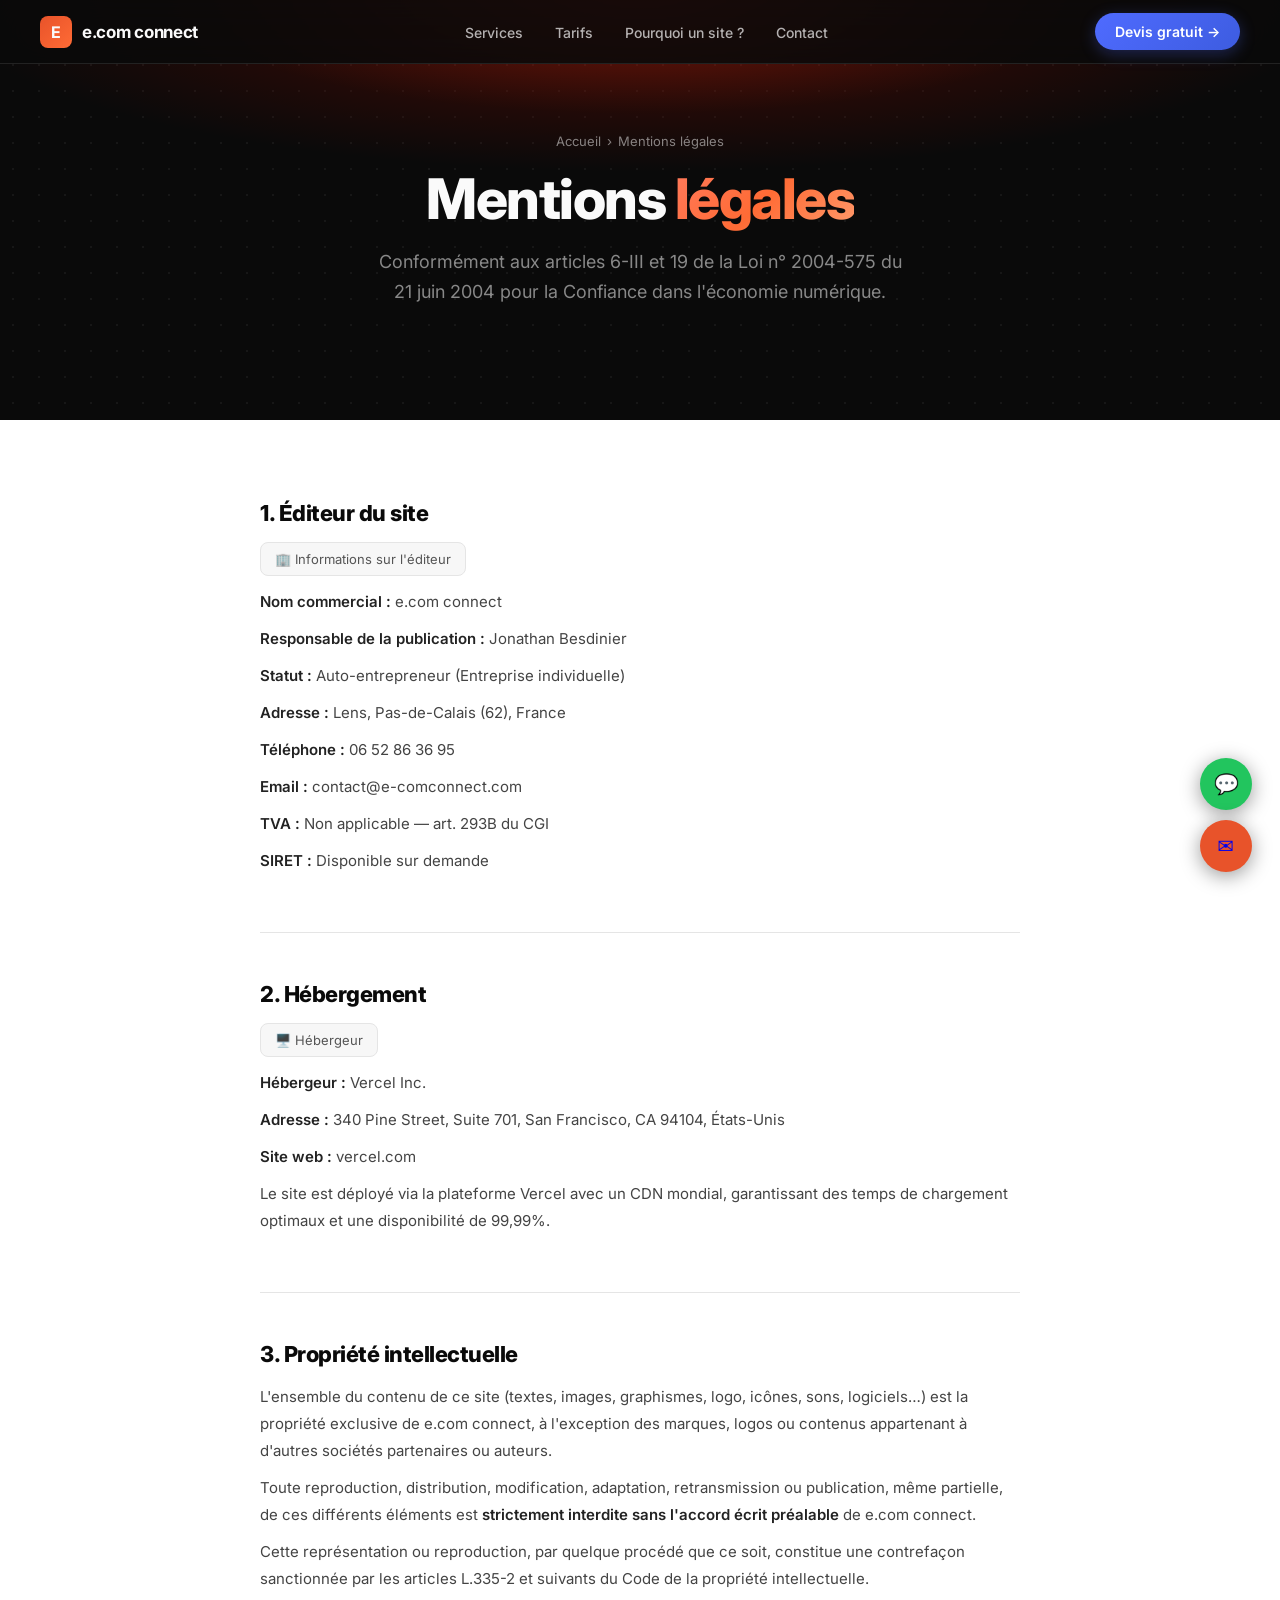
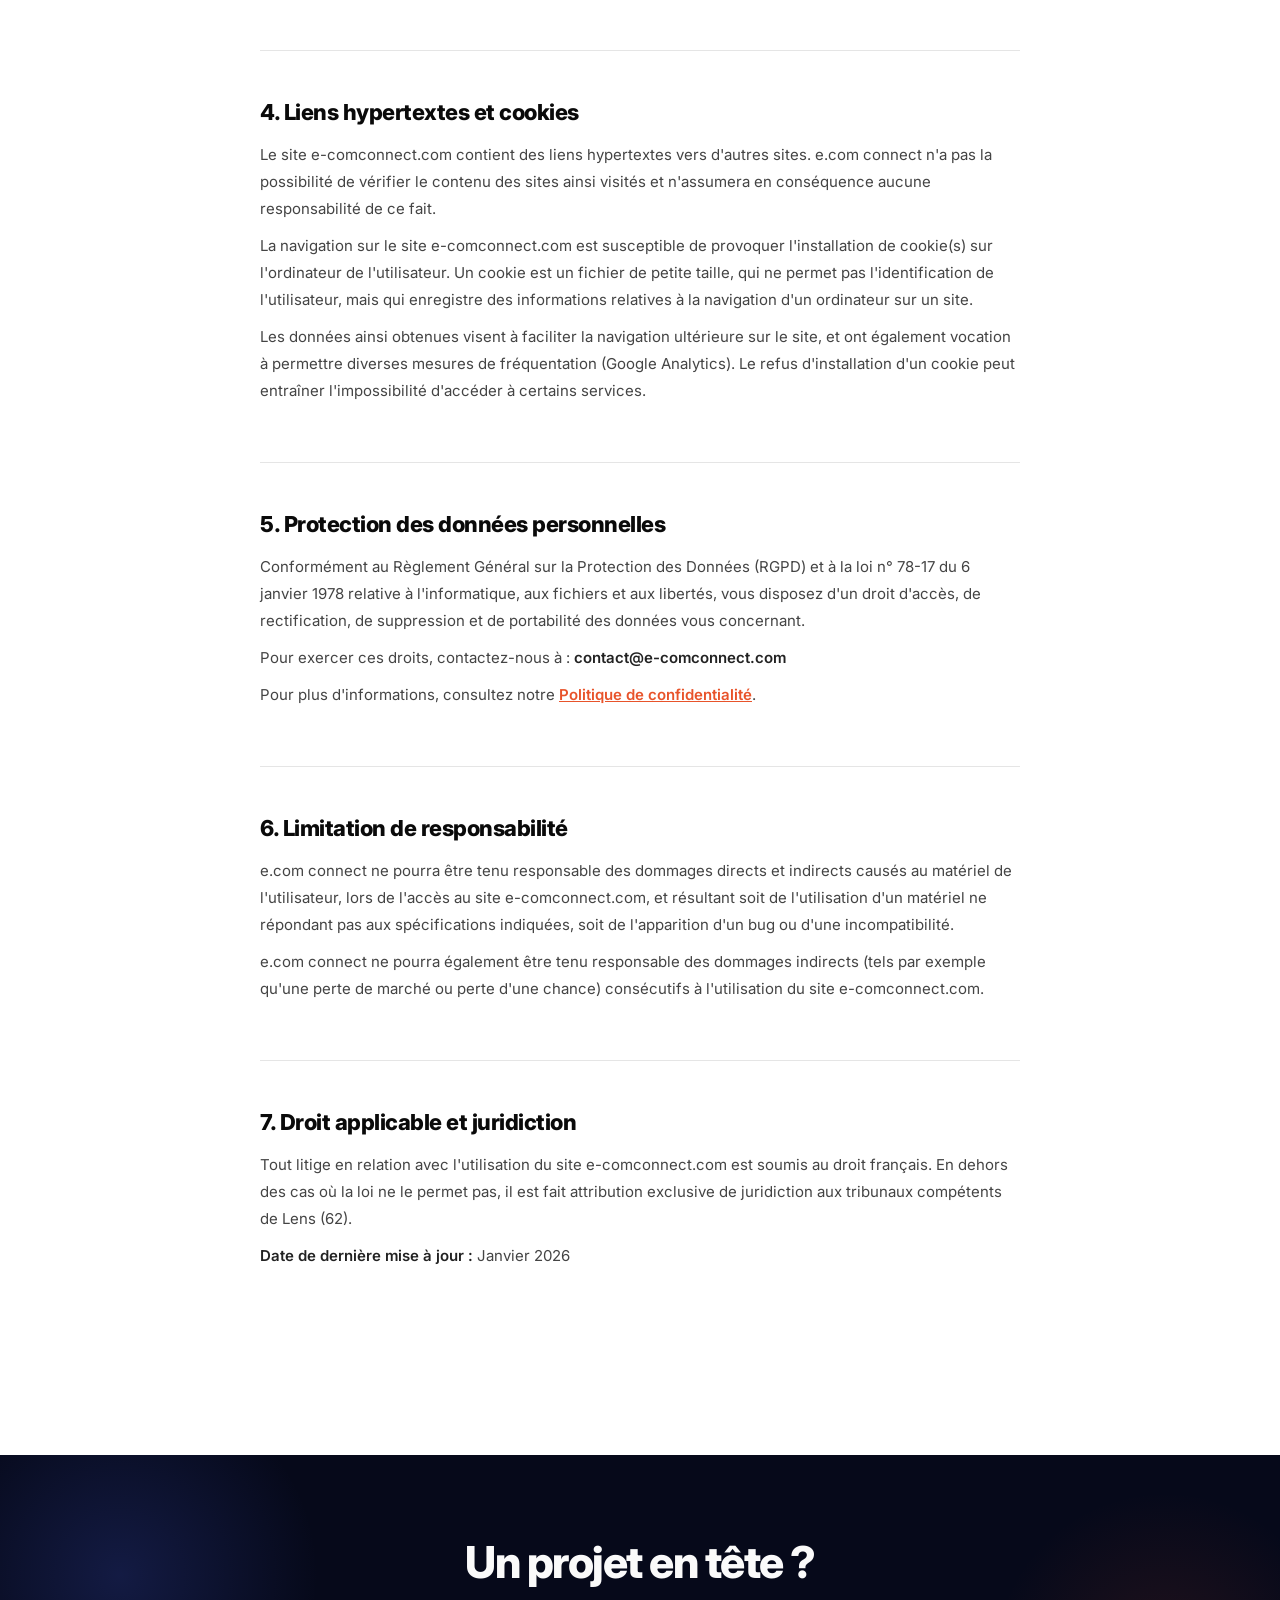
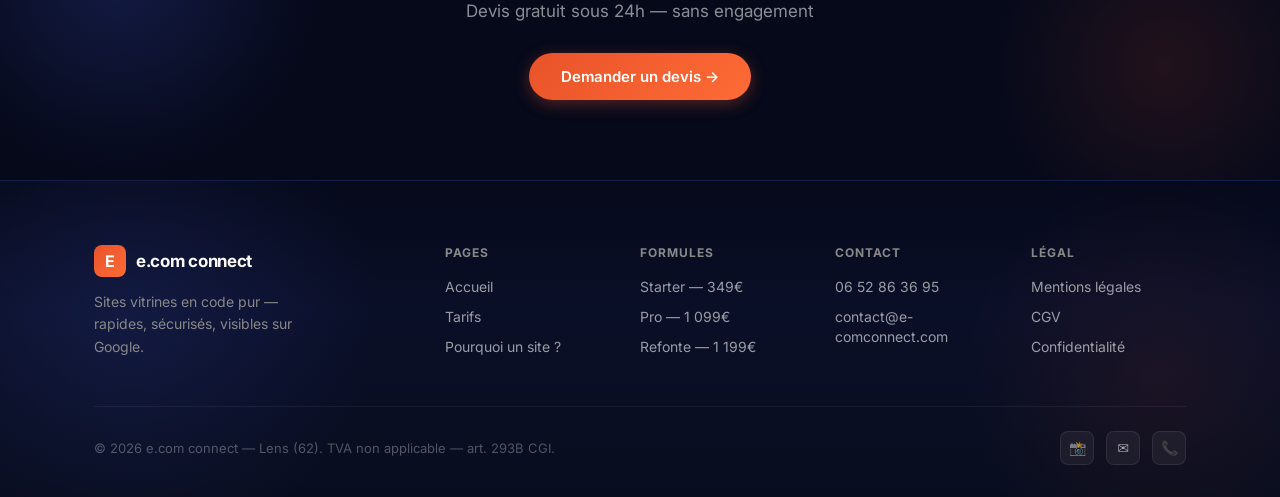
<file: mentions-legales.html>
<!DOCTYPE html>
<html lang="fr">
<head>
  <meta charset="UTF-8" />
  <meta name="viewport" content="width=device-width, initial-scale=1.0" />
  <title>Mentions légales — E.Com Connect</title>
  <meta name="robots" content="noindex" />
  <link rel="icon" href="favicon.png" />
  <link rel="stylesheet" href="shared.css" />
  <style>
    .legal-body { max-width:760px; margin:0 auto; }
    .legal-section { margin-bottom:48px; padding-bottom:48px; border-bottom:1px solid #e5e5e5; }
    .legal-section:last-child { border-bottom:none; }
    .legal-section h2 { font-size:22px; font-weight:800; color:#0a0a0a; margin-bottom:16px; letter-spacing:-0.5px; }
    .legal-section p, .legal-section li { font-size:15px; color:#444; line-height:1.8; margin-bottom:10px; }
    .legal-section ul { padding-left:20px; }
    .legal-section strong { color:#222; font-weight:600; }
    .legal-tag { display:inline-flex; align-items:center; gap:6px; background:#f7f7f7; border:1px solid #e5e5e5; border-radius:8px; padding:8px 14px; font-size:13px; color:#555; margin-bottom:12px; }
  </style>
</head>
<body>

<nav id="navbar">
  <a href="index.html" class="nav-logo">
    <div class="nav-logo-icon">E</div>
    <span class="nav-logo-text">e.com connect</span>
  </a>
  <ul class="nav-links">
    <li><a href="index.html#services">Services</a></li>
    <li><a href="tarifs.html">Tarifs</a></li>
    <li><a href="pourquoi-un-site.html">Pourquoi un site ?</a></li>
    <li><a href="index.html#contact">Contact</a></li>
  </ul>
  <div class="nav-cta"><a href="index.html#contact" class="btn btn-blue">Devis gratuit →</a></div>
  <div class="hamburger" id="hamburger" onclick="toggleMenu()"><span></span><span></span><span></span></div>
</nav>
<div class="mobile-menu" id="mobile-menu">
  <a href="index.html" onclick="toggleMenu()">Accueil</a>
  <a href="tarifs.html" onclick="toggleMenu()">Tarifs</a>
  <a href="index.html#contact" class="mobile-cta" onclick="toggleMenu()">Devis gratuit →</a>
</div>

<!-- HERO -->
<section class="page-hero">
  <div class="page-hero-inner">
    <div class="page-breadcrumb"><a href="index.html">Accueil</a> <span>›</span> <span>Mentions légales</span></div>
    <h1>Mentions <span class="highlight">légales</span></h1>
    <p>Conformément aux articles 6-III et 19 de la Loi n° 2004-575 du 21 juin 2004 pour la Confiance dans l'économie numérique.</p>
  </div>
</section>

<section class="section-light">
  <div class="container">
    <div class="legal-body">

      <div class="legal-section reveal">
        <h2>1. Éditeur du site</h2>
        <div class="legal-tag">🏢 Informations sur l'éditeur</div>
        <p><strong>Nom commercial :</strong> e.com connect</p>
        <p><strong>Responsable de la publication :</strong> Jonathan Besdinier</p>
        <p><strong>Statut :</strong> Auto-entrepreneur (Entreprise individuelle)</p>
        <p><strong>Adresse :</strong> Lens, Pas-de-Calais (62), France</p>
        <p><strong>Téléphone :</strong> 06 52 86 36 95</p>
        <p><strong>Email :</strong> contact@e-comconnect.com</p>
        <p><strong>TVA :</strong> Non applicable — art. 293B du CGI</p>
        <p><strong>SIRET :</strong> Disponible sur demande</p>
      </div>

      <div class="legal-section reveal">
        <h2>2. Hébergement</h2>
        <div class="legal-tag">🖥️ Hébergeur</div>
        <p><strong>Hébergeur :</strong> Vercel Inc.</p>
        <p><strong>Adresse :</strong> 340 Pine Street, Suite 701, San Francisco, CA 94104, États-Unis</p>
        <p><strong>Site web :</strong> vercel.com</p>
        <p>Le site est déployé via la plateforme Vercel avec un CDN mondial, garantissant des temps de chargement optimaux et une disponibilité de 99,99%.</p>
      </div>

      <div class="legal-section reveal">
        <h2>3. Propriété intellectuelle</h2>
        <p>L'ensemble du contenu de ce site (textes, images, graphismes, logo, icônes, sons, logiciels…) est la propriété exclusive de e.com connect, à l'exception des marques, logos ou contenus appartenant à d'autres sociétés partenaires ou auteurs.</p>
        <p>Toute reproduction, distribution, modification, adaptation, retransmission ou publication, même partielle, de ces différents éléments est <strong>strictement interdite sans l'accord écrit préalable</strong> de e.com connect.</p>
        <p>Cette représentation ou reproduction, par quelque procédé que ce soit, constitue une contrefaçon sanctionnée par les articles L.335-2 et suivants du Code de la propriété intellectuelle.</p>
      </div>

      <div class="legal-section reveal">
        <h2>4. Liens hypertextes et cookies</h2>
        <p>Le site e-comconnect.com contient des liens hypertextes vers d'autres sites. e.com connect n'a pas la possibilité de vérifier le contenu des sites ainsi visités et n'assumera en conséquence aucune responsabilité de ce fait.</p>
        <p>La navigation sur le site e-comconnect.com est susceptible de provoquer l'installation de cookie(s) sur l'ordinateur de l'utilisateur. Un cookie est un fichier de petite taille, qui ne permet pas l'identification de l'utilisateur, mais qui enregistre des informations relatives à la navigation d'un ordinateur sur un site.</p>
        <p>Les données ainsi obtenues visent à faciliter la navigation ultérieure sur le site, et ont également vocation à permettre diverses mesures de fréquentation (Google Analytics). Le refus d'installation d'un cookie peut entraîner l'impossibilité d'accéder à certains services.</p>
      </div>

      <div class="legal-section reveal">
        <h2>5. Protection des données personnelles</h2>
        <p>Conformément au Règlement Général sur la Protection des Données (RGPD) et à la loi n° 78-17 du 6 janvier 1978 relative à l'informatique, aux fichiers et aux libertés, vous disposez d'un droit d'accès, de rectification, de suppression et de portabilité des données vous concernant.</p>
        <p>Pour exercer ces droits, contactez-nous à : <strong>contact@e-comconnect.com</strong></p>
        <p>Pour plus d'informations, consultez notre <a href="politique-confidentialite.html" style="color:#e8532a;font-weight:600;">Politique de confidentialité</a>.</p>
      </div>

      <div class="legal-section reveal">
        <h2>6. Limitation de responsabilité</h2>
        <p>e.com connect ne pourra être tenu responsable des dommages directs et indirects causés au matériel de l'utilisateur, lors de l'accès au site e-comconnect.com, et résultant soit de l'utilisation d'un matériel ne répondant pas aux spécifications indiquées, soit de l'apparition d'un bug ou d'une incompatibilité.</p>
        <p>e.com connect ne pourra également être tenu responsable des dommages indirects (tels par exemple qu'une perte de marché ou perte d'une chance) consécutifs à l'utilisation du site e-comconnect.com.</p>
      </div>

      <div class="legal-section reveal">
        <h2>7. Droit applicable et juridiction</h2>
        <p>Tout litige en relation avec l'utilisation du site e-comconnect.com est soumis au droit français. En dehors des cas où la loi ne le permet pas, il est fait attribution exclusive de juridiction aux tribunaux compétents de Lens (62).</p>
        <p><strong>Date de dernière mise à jour :</strong> Janvier 2026</p>
      </div>

    </div>
  </div>
</section>

<section class="cta-strip">
  <div class="container cta-strip-inner">
    <h2>Un projet en tête ?</h2>
    <p>Devis gratuit sous 24h — sans engagement</p>
    <div class="cta-strip-actions">
      <a href="index.html#contact" class="btn btn-primary btn-lg">Demander un devis →</a>
    </div>
  </div>
</section>

<footer>
  <div class="container">
    <div class="footer-grid">
      <div><div class="footer-brand-logo"><div class="nav-logo-icon">E</div><span class="nav-logo-text">e.com connect</span></div><p class="footer-tagline">Sites vitrines en code pur — rapides, sécurisés, visibles sur Google.</p></div>
      <div><div class="footer-col-title">Pages</div><ul class="footer-links"><li><a href="index.html">Accueil</a></li><li><a href="tarifs.html">Tarifs</a></li><li><a href="pourquoi-un-site.html">Pourquoi un site ?</a></li></ul></div>
      <div><div class="footer-col-title">Formules</div><ul class="footer-links"><li><a href="tarifs.html">Starter — 349€</a></li><li><a href="tarifs.html">Pro — 1 099€</a></li><li><a href="tarifs.html">Refonte — 1 199€</a></li></ul></div>
      <div><div class="footer-col-title">Contact</div><ul class="footer-links"><li><a href="tel:0652863695">06 52 86 36 95</a></li><li><a href="mailto:contact@e-comconnect.com">contact@e-comconnect.com</a></li></ul></div>
      <div><div class="footer-col-title">Légal</div><ul class="footer-links"><li><a href="mentions-legales.html">Mentions légales</a></li><li><a href="cgv.html">CGV</a></li><li><a href="politique-confidentialite.html">Confidentialité</a></li></ul></div>
    </div>
    <div class="footer-bottom">
      <div class="footer-copyright">© 2026 e.com connect — Lens (62). TVA non applicable — art. 293B CGI.</div>
      <div class="footer-socials"><a href="#" class="footer-social">📸</a><a href="mailto:contact@e-comconnect.com" class="footer-social">✉️</a><a href="tel:0652863695" class="footer-social">📞</a></div>
    </div>
  </div>
</footer>

<div class="floating-actions">
  <a href="https://wa.me/33652863695" class="float-btn float-wa" target="_blank">💬</a>
  <a href="mailto:contact@e-comconnect.com" class="float-btn float-mail">✉️</a>
</div>

<script>
  const nb=document.getElementById('navbar');
  window.addEventListener('scroll',()=>nb.classList.toggle('scrolled',scrollY>40),{passive:true});
  function toggleMenu(){document.getElementById('mobile-menu').classList.toggle('open');}
  const obs=new IntersectionObserver(e=>e.forEach(x=>{if(x.isIntersecting){x.target.classList.add('visible');obs.unobserve(x.target)}}),{threshold:.1,rootMargin:'0px 0px -40px 0px'});
  document.querySelectorAll('.reveal').forEach(el=>obs.observe(el));
</script>
</body>
</html>
</file>
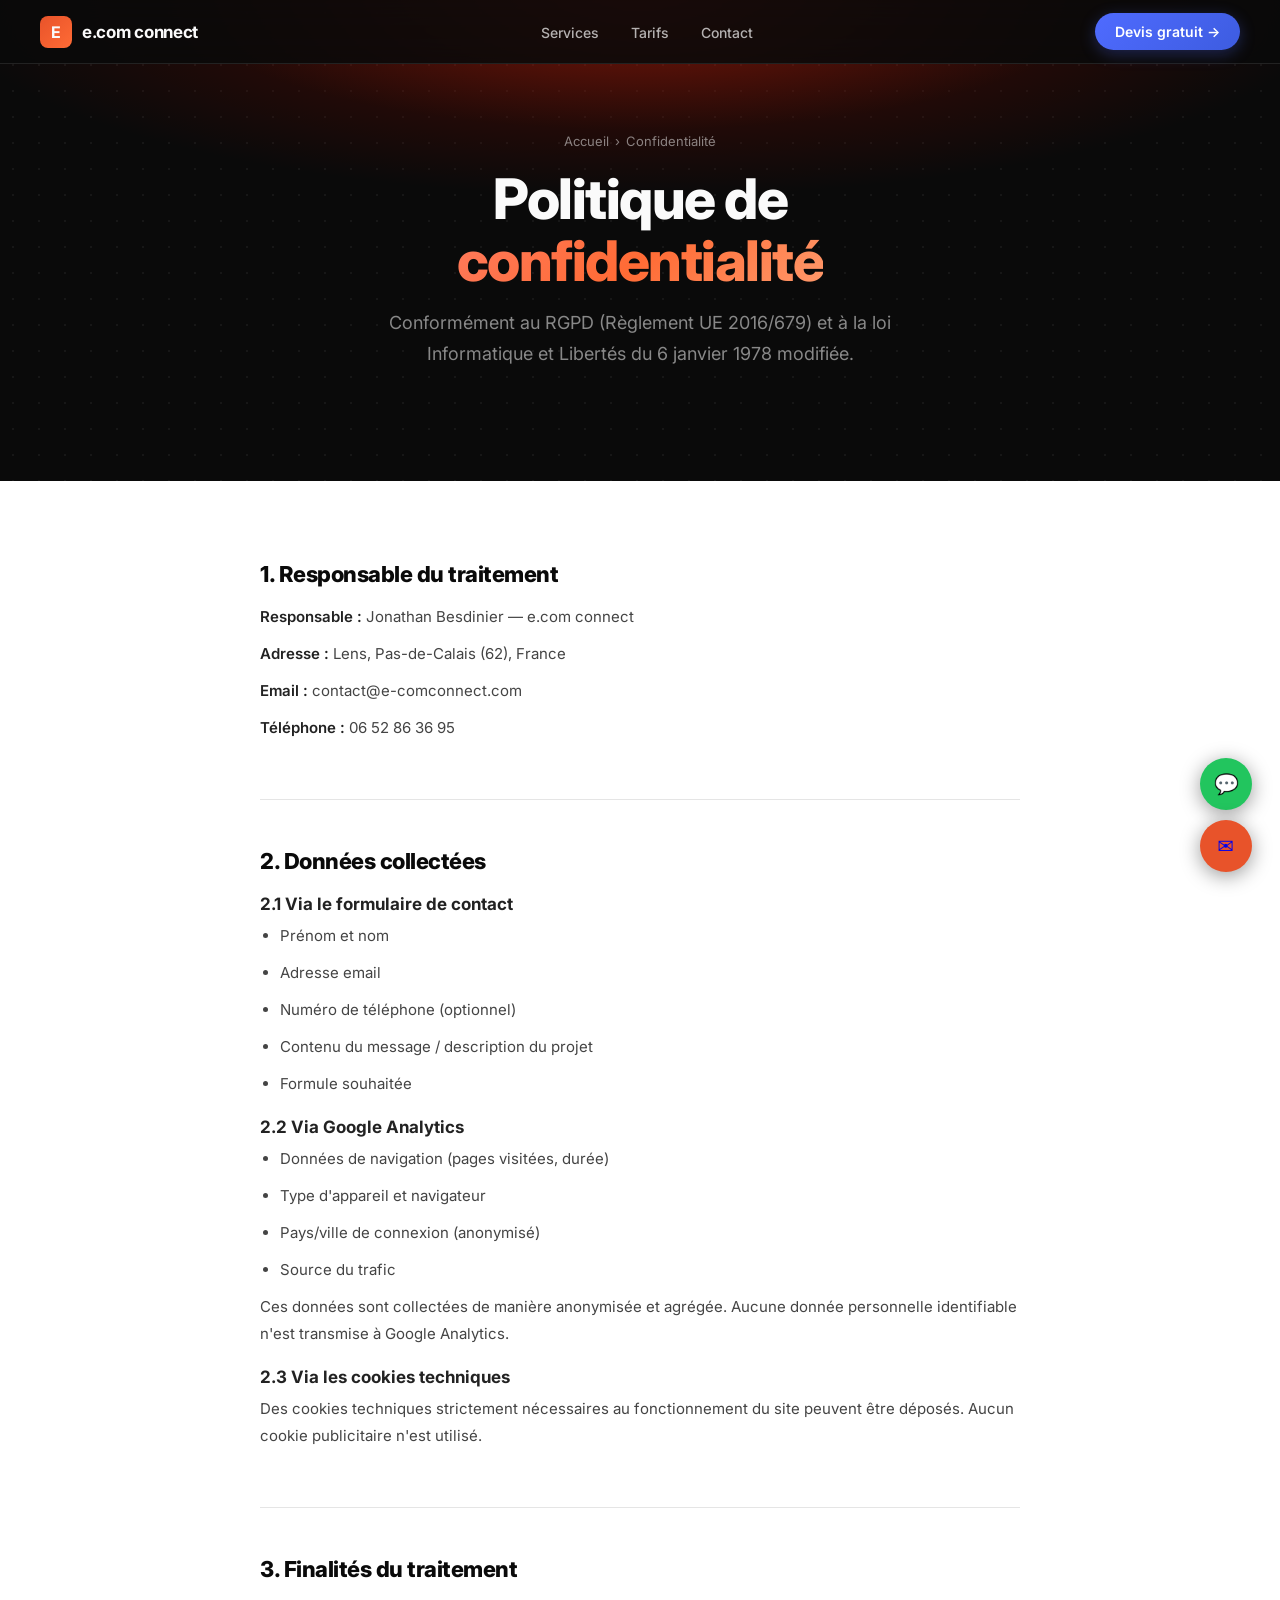
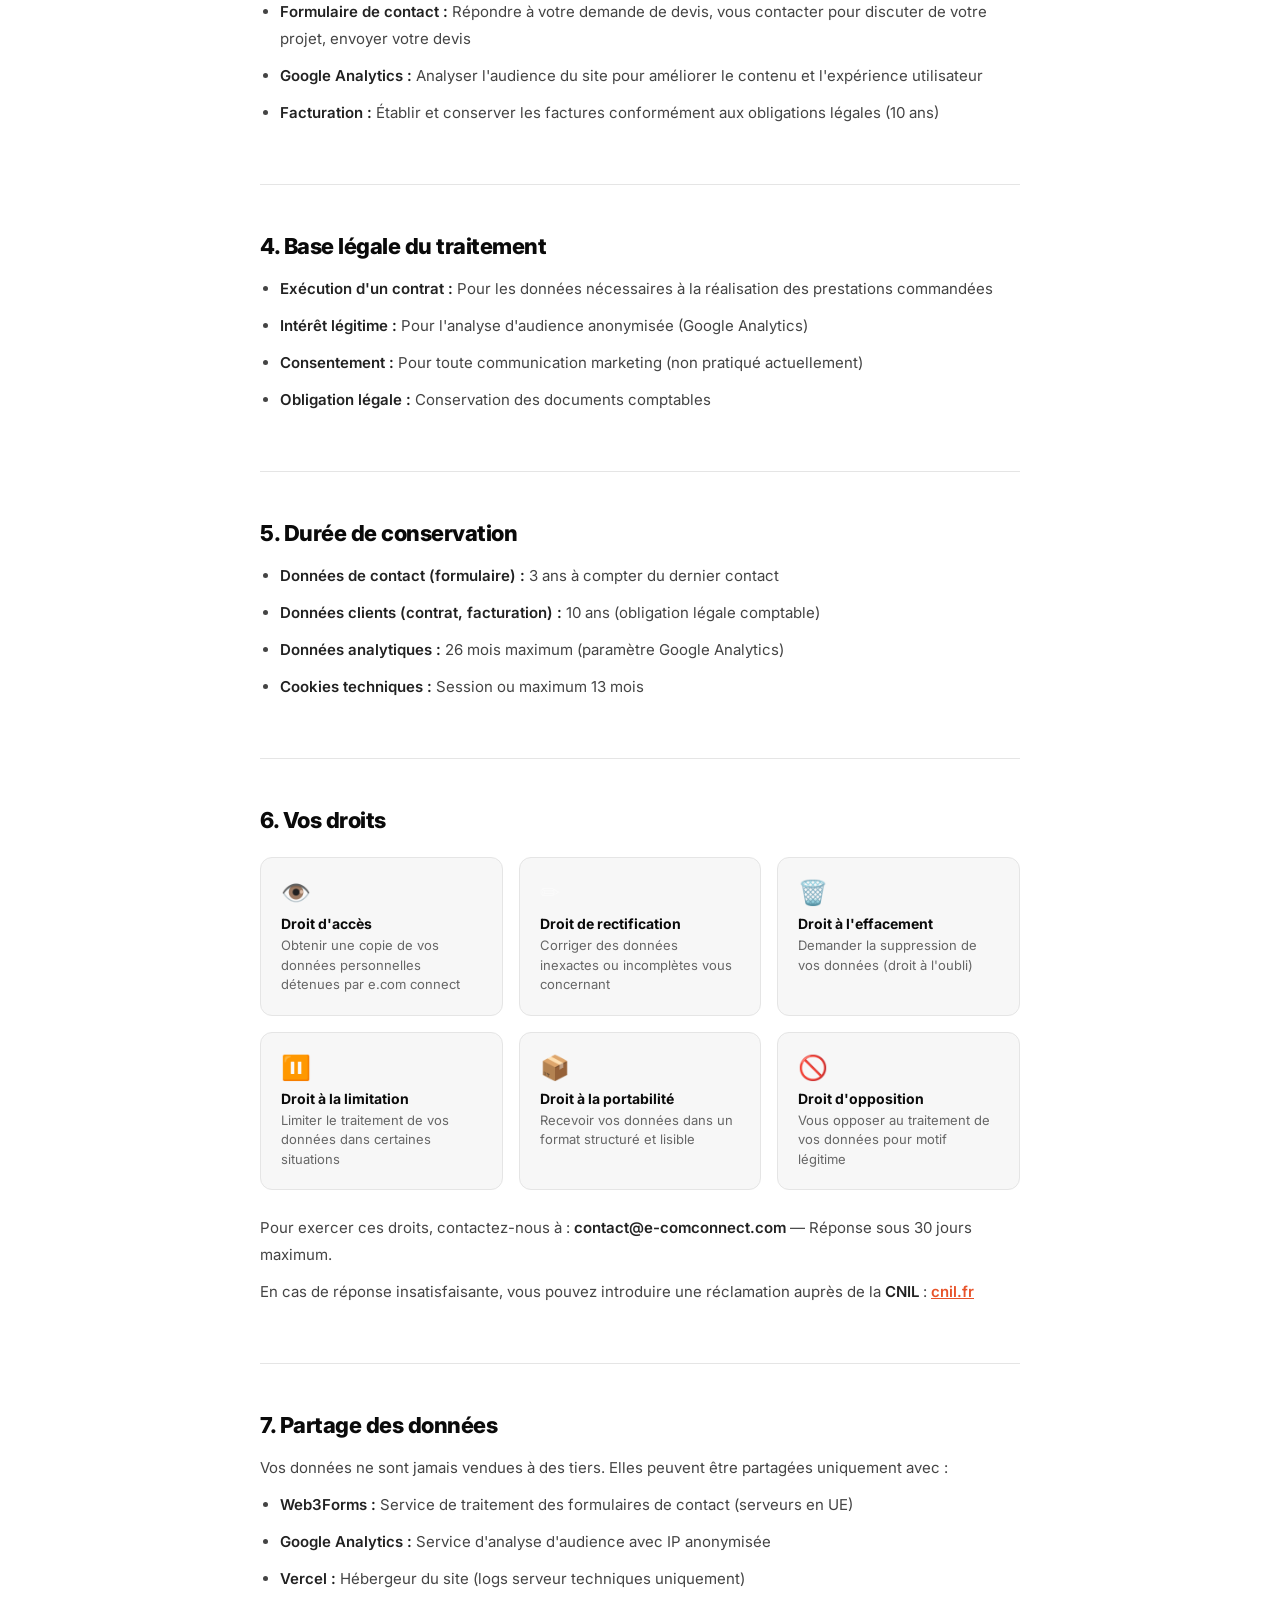
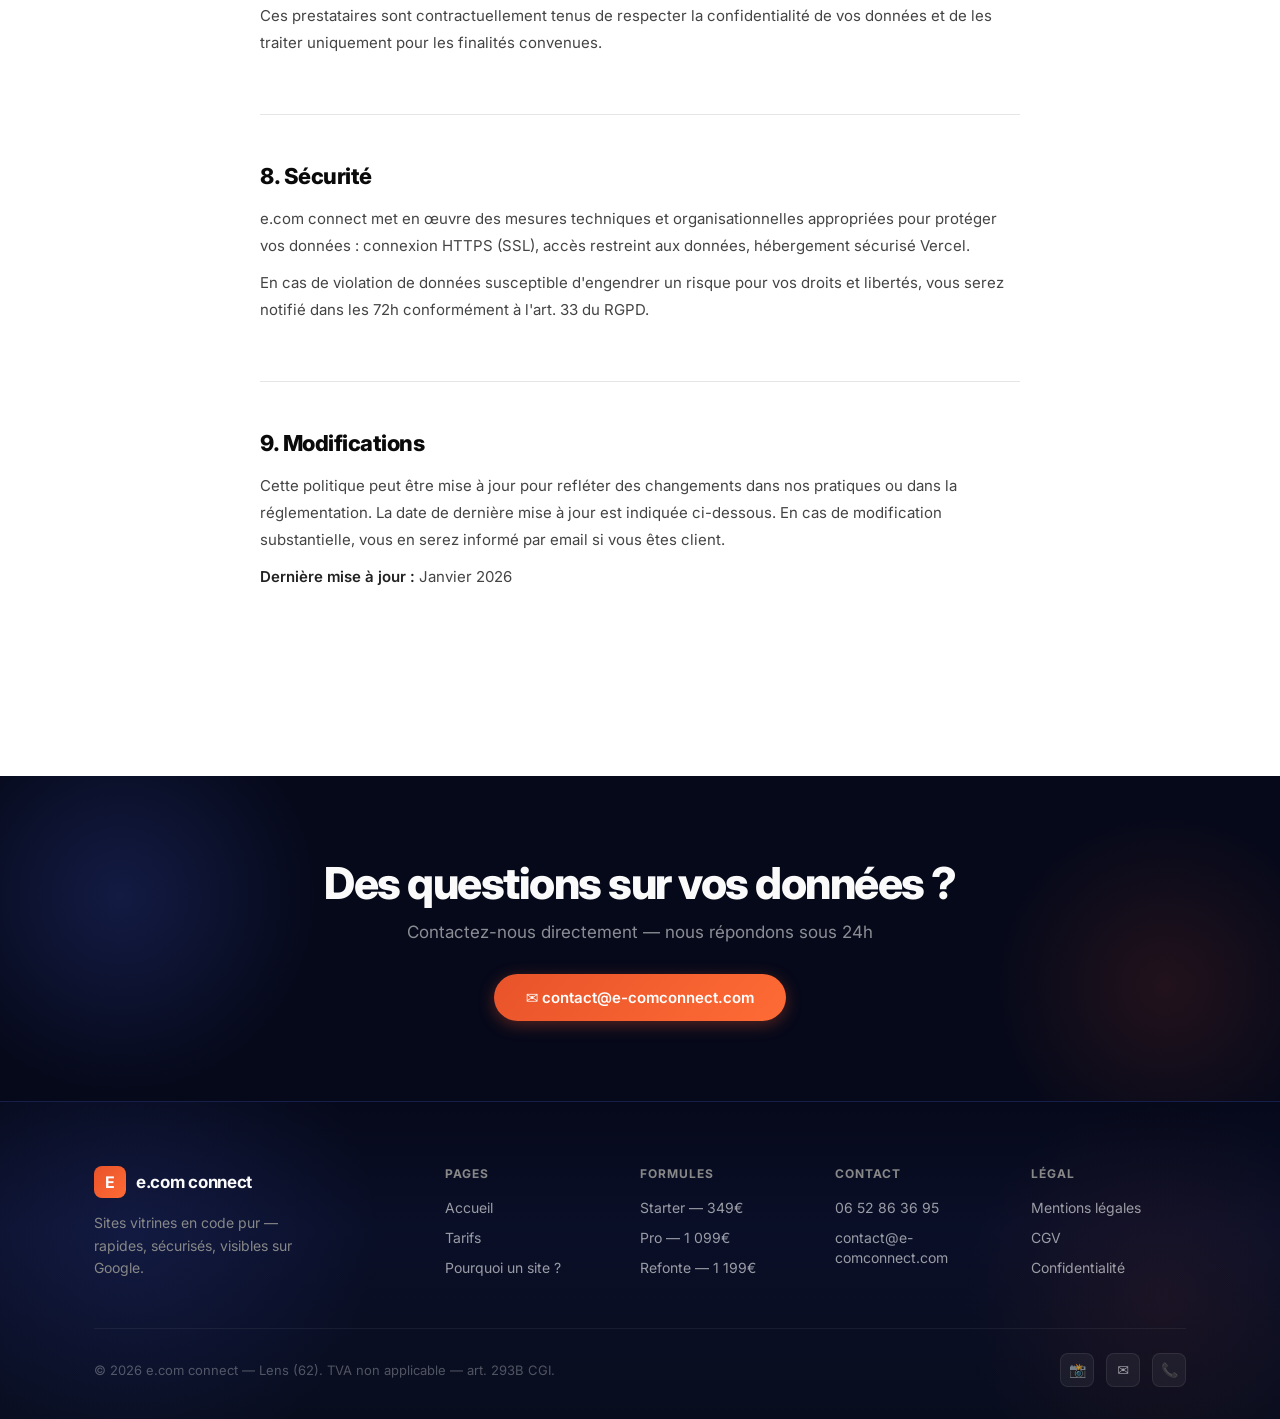
<file: politique-confidentialite.html>
<!DOCTYPE html>
<html lang="fr">
<head>
  <meta charset="UTF-8" />
  <meta name="viewport" content="width=device-width, initial-scale=1.0" />
  <title>Politique de confidentialité — E.Com Connect</title>
  <meta name="robots" content="noindex" />
  <link rel="icon" href="favicon.png" />
  <link rel="stylesheet" href="shared.css" />
  <style>
    .legal-body { max-width:760px; margin:0 auto; }
    .legal-section { margin-bottom:48px; padding-bottom:48px; border-bottom:1px solid #e5e5e5; }
    .legal-section:last-child { border-bottom:none; }
    .legal-section h2 { font-size:22px; font-weight:800; color:#0a0a0a; margin-bottom:16px; letter-spacing:-0.5px; }
    .legal-section h3 { font-size:17px; font-weight:700; color:#222; margin:20px 0 8px; }
    .legal-section p, .legal-section li { font-size:15px; color:#444; line-height:1.8; margin-bottom:10px; }
    .legal-section ul { padding-left:20px; }
    .legal-section strong { color:#222; font-weight:600; }
    .rights-grid { display:grid; grid-template-columns:repeat(3,1fr); gap:16px; margin:24px 0; }
    .right-card { background:#f7f7f7; border:1px solid #e5e5e5; border-radius:12px; padding:20px; }
    .right-icon { font-size:24px; margin-bottom:8px; }
    .right-title { font-size:14px; font-weight:700; color:#0a0a0a; margin-bottom:4px; }
    .right-desc { font-size:13px; color:#666; line-height:1.5; }
    @media(max-width:600px){ .rights-grid { grid-template-columns:1fr; } }
  </style>
</head>
<body>

<nav id="navbar">
  <a href="index.html" class="nav-logo">
    <div class="nav-logo-icon">E</div>
    <span class="nav-logo-text">e.com connect</span>
  </a>
  <ul class="nav-links">
    <li><a href="index.html#services">Services</a></li>
    <li><a href="tarifs.html">Tarifs</a></li>
    <li><a href="index.html#contact">Contact</a></li>
  </ul>
  <div class="nav-cta"><a href="index.html#contact" class="btn btn-blue">Devis gratuit →</a></div>
  <div class="hamburger" id="hamburger" onclick="toggleMenu()"><span></span><span></span><span></span></div>
</nav>
<div class="mobile-menu" id="mobile-menu">
  <a href="index.html" onclick="toggleMenu()">Accueil</a>
  <a href="tarifs.html" onclick="toggleMenu()">Tarifs</a>
  <a href="index.html#contact" class="mobile-cta" onclick="toggleMenu()">Devis gratuit →</a>
</div>

<section class="page-hero">
  <div class="page-hero-inner">
    <div class="page-breadcrumb"><a href="index.html">Accueil</a> <span>›</span> <span>Confidentialité</span></div>
    <h1>Politique de<br><span class="highlight">confidentialité</span></h1>
    <p>Conformément au RGPD (Règlement UE 2016/679) et à la loi Informatique et Libertés du 6 janvier 1978 modifiée.</p>
  </div>
</section>

<section class="section-light">
  <div class="container">
    <div class="legal-body">

      <div class="legal-section reveal">
        <h2>1. Responsable du traitement</h2>
        <p><strong>Responsable :</strong> Jonathan Besdinier — e.com connect</p>
        <p><strong>Adresse :</strong> Lens, Pas-de-Calais (62), France</p>
        <p><strong>Email :</strong> contact@e-comconnect.com</p>
        <p><strong>Téléphone :</strong> 06 52 86 36 95</p>
      </div>

      <div class="legal-section reveal">
        <h2>2. Données collectées</h2>
        <h3>2.1 Via le formulaire de contact</h3>
        <ul>
          <li>Prénom et nom</li>
          <li>Adresse email</li>
          <li>Numéro de téléphone (optionnel)</li>
          <li>Contenu du message / description du projet</li>
          <li>Formule souhaitée</li>
        </ul>
        <h3>2.2 Via Google Analytics</h3>
        <ul>
          <li>Données de navigation (pages visitées, durée)</li>
          <li>Type d'appareil et navigateur</li>
          <li>Pays/ville de connexion (anonymisé)</li>
          <li>Source du trafic</li>
        </ul>
        <p>Ces données sont collectées de manière anonymisée et agrégée. Aucune donnée personnelle identifiable n'est transmise à Google Analytics.</p>
        <h3>2.3 Via les cookies techniques</h3>
        <p>Des cookies techniques strictement nécessaires au fonctionnement du site peuvent être déposés. Aucun cookie publicitaire n'est utilisé.</p>
      </div>

      <div class="legal-section reveal">
        <h2>3. Finalités du traitement</h2>
        <ul>
          <li><strong>Formulaire de contact :</strong> Répondre à votre demande de devis, vous contacter pour discuter de votre projet, envoyer votre devis</li>
          <li><strong>Google Analytics :</strong> Analyser l'audience du site pour améliorer le contenu et l'expérience utilisateur</li>
          <li><strong>Facturation :</strong> Établir et conserver les factures conformément aux obligations légales (10 ans)</li>
        </ul>
      </div>

      <div class="legal-section reveal">
        <h2>4. Base légale du traitement</h2>
        <ul>
          <li><strong>Exécution d'un contrat :</strong> Pour les données nécessaires à la réalisation des prestations commandées</li>
          <li><strong>Intérêt légitime :</strong> Pour l'analyse d'audience anonymisée (Google Analytics)</li>
          <li><strong>Consentement :</strong> Pour toute communication marketing (non pratiqué actuellement)</li>
          <li><strong>Obligation légale :</strong> Conservation des documents comptables</li>
        </ul>
      </div>

      <div class="legal-section reveal">
        <h2>5. Durée de conservation</h2>
        <ul>
          <li><strong>Données de contact (formulaire) :</strong> 3 ans à compter du dernier contact</li>
          <li><strong>Données clients (contrat, facturation) :</strong> 10 ans (obligation légale comptable)</li>
          <li><strong>Données analytiques :</strong> 26 mois maximum (paramètre Google Analytics)</li>
          <li><strong>Cookies techniques :</strong> Session ou maximum 13 mois</li>
        </ul>
      </div>

      <div class="legal-section reveal">
        <h2>6. Vos droits</h2>
        <div class="rights-grid">
          <div class="right-card">
            <div class="right-icon">👁️</div>
            <div class="right-title">Droit d'accès</div>
            <div class="right-desc">Obtenir une copie de vos données personnelles détenues par e.com connect</div>
          </div>
          <div class="right-card">
            <div class="right-icon">✏️</div>
            <div class="right-title">Droit de rectification</div>
            <div class="right-desc">Corriger des données inexactes ou incomplètes vous concernant</div>
          </div>
          <div class="right-card">
            <div class="right-icon">🗑️</div>
            <div class="right-title">Droit à l'effacement</div>
            <div class="right-desc">Demander la suppression de vos données (droit à l'oubli)</div>
          </div>
          <div class="right-card">
            <div class="right-icon">⏸️</div>
            <div class="right-title">Droit à la limitation</div>
            <div class="right-desc">Limiter le traitement de vos données dans certaines situations</div>
          </div>
          <div class="right-card">
            <div class="right-icon">📦</div>
            <div class="right-title">Droit à la portabilité</div>
            <div class="right-desc">Recevoir vos données dans un format structuré et lisible</div>
          </div>
          <div class="right-card">
            <div class="right-icon">🚫</div>
            <div class="right-title">Droit d'opposition</div>
            <div class="right-desc">Vous opposer au traitement de vos données pour motif légitime</div>
          </div>
        </div>
        <p>Pour exercer ces droits, contactez-nous à : <strong>contact@e-comconnect.com</strong> — Réponse sous 30 jours maximum.</p>
        <p>En cas de réponse insatisfaisante, vous pouvez introduire une réclamation auprès de la <strong>CNIL</strong> : <a href="https://www.cnil.fr" target="_blank" rel="noopener" style="color:#e8532a;font-weight:600;">cnil.fr</a></p>
      </div>

      <div class="legal-section reveal">
        <h2>7. Partage des données</h2>
        <p>Vos données ne sont jamais vendues à des tiers. Elles peuvent être partagées uniquement avec :</p>
        <ul>
          <li><strong>Web3Forms :</strong> Service de traitement des formulaires de contact (serveurs en UE)</li>
          <li><strong>Google Analytics :</strong> Service d'analyse d'audience avec IP anonymisée</li>
          <li><strong>Vercel :</strong> Hébergeur du site (logs serveur techniques uniquement)</li>
        </ul>
        <p>Ces prestataires sont contractuellement tenus de respecter la confidentialité de vos données et de les traiter uniquement pour les finalités convenues.</p>
      </div>

      <div class="legal-section reveal">
        <h2>8. Sécurité</h2>
        <p>e.com connect met en œuvre des mesures techniques et organisationnelles appropriées pour protéger vos données : connexion HTTPS (SSL), accès restreint aux données, hébergement sécurisé Vercel.</p>
        <p>En cas de violation de données susceptible d'engendrer un risque pour vos droits et libertés, vous serez notifié dans les 72h conformément à l'art. 33 du RGPD.</p>
      </div>

      <div class="legal-section reveal">
        <h2>9. Modifications</h2>
        <p>Cette politique peut être mise à jour pour refléter des changements dans nos pratiques ou dans la réglementation. La date de dernière mise à jour est indiquée ci-dessous. En cas de modification substantielle, vous en serez informé par email si vous êtes client.</p>
        <p><strong>Dernière mise à jour :</strong> Janvier 2026</p>
      </div>

    </div>
  </div>
</section>

<section class="cta-strip">
  <div class="container cta-strip-inner">
    <h2>Des questions sur vos données ?</h2>
    <p>Contactez-nous directement — nous répondons sous 24h</p>
    <div class="cta-strip-actions">
      <a href="mailto:contact@e-comconnect.com" class="btn btn-primary btn-lg">✉️ contact@e-comconnect.com</a>
    </div>
  </div>
</section>

<footer>
  <div class="container">
    <div class="footer-grid">
      <div><div class="footer-brand-logo"><div class="nav-logo-icon">E</div><span class="nav-logo-text">e.com connect</span></div><p class="footer-tagline">Sites vitrines en code pur — rapides, sécurisés, visibles sur Google.</p></div>
      <div><div class="footer-col-title">Pages</div><ul class="footer-links"><li><a href="index.html">Accueil</a></li><li><a href="tarifs.html">Tarifs</a></li><li><a href="pourquoi-un-site.html">Pourquoi un site ?</a></li></ul></div>
      <div><div class="footer-col-title">Formules</div><ul class="footer-links"><li><a href="tarifs.html">Starter — 349€</a></li><li><a href="tarifs.html">Pro — 1 099€</a></li><li><a href="tarifs.html">Refonte — 1 199€</a></li></ul></div>
      <div><div class="footer-col-title">Contact</div><ul class="footer-links"><li><a href="tel:0652863695">06 52 86 36 95</a></li><li><a href="mailto:contact@e-comconnect.com">contact@e-comconnect.com</a></li></ul></div>
      <div><div class="footer-col-title">Légal</div><ul class="footer-links"><li><a href="mentions-legales.html">Mentions légales</a></li><li><a href="cgv.html">CGV</a></li><li><a href="politique-confidentialite.html">Confidentialité</a></li></ul></div>
    </div>
    <div class="footer-bottom">
      <div class="footer-copyright">© 2026 e.com connect — Lens (62). TVA non applicable — art. 293B CGI.</div>
      <div class="footer-socials"><a href="#" class="footer-social">📸</a><a href="mailto:contact@e-comconnect.com" class="footer-social">✉️</a><a href="tel:0652863695" class="footer-social">📞</a></div>
    </div>
  </div>
</footer>

<div class="floating-actions">
  <a href="https://wa.me/33652863695" class="float-btn float-wa" target="_blank">💬</a>
  <a href="mailto:contact@e-comconnect.com" class="float-btn float-mail">✉️</a>
</div>

<script>
  const nb=document.getElementById('navbar');
  window.addEventListener('scroll',()=>nb.classList.toggle('scrolled',scrollY>40),{passive:true});
  function toggleMenu(){document.getElementById('mobile-menu').classList.toggle('open');}
  const obs=new IntersectionObserver(e=>e.forEach(x=>{if(x.isIntersecting){x.target.classList.add('visible');obs.unobserve(x.target)}}),{threshold:.1,rootMargin:'0px 0px -40px 0px'});
  document.querySelectorAll('.reveal').forEach(el=>obs.observe(el));
</script>
</body>
</html>
</file>
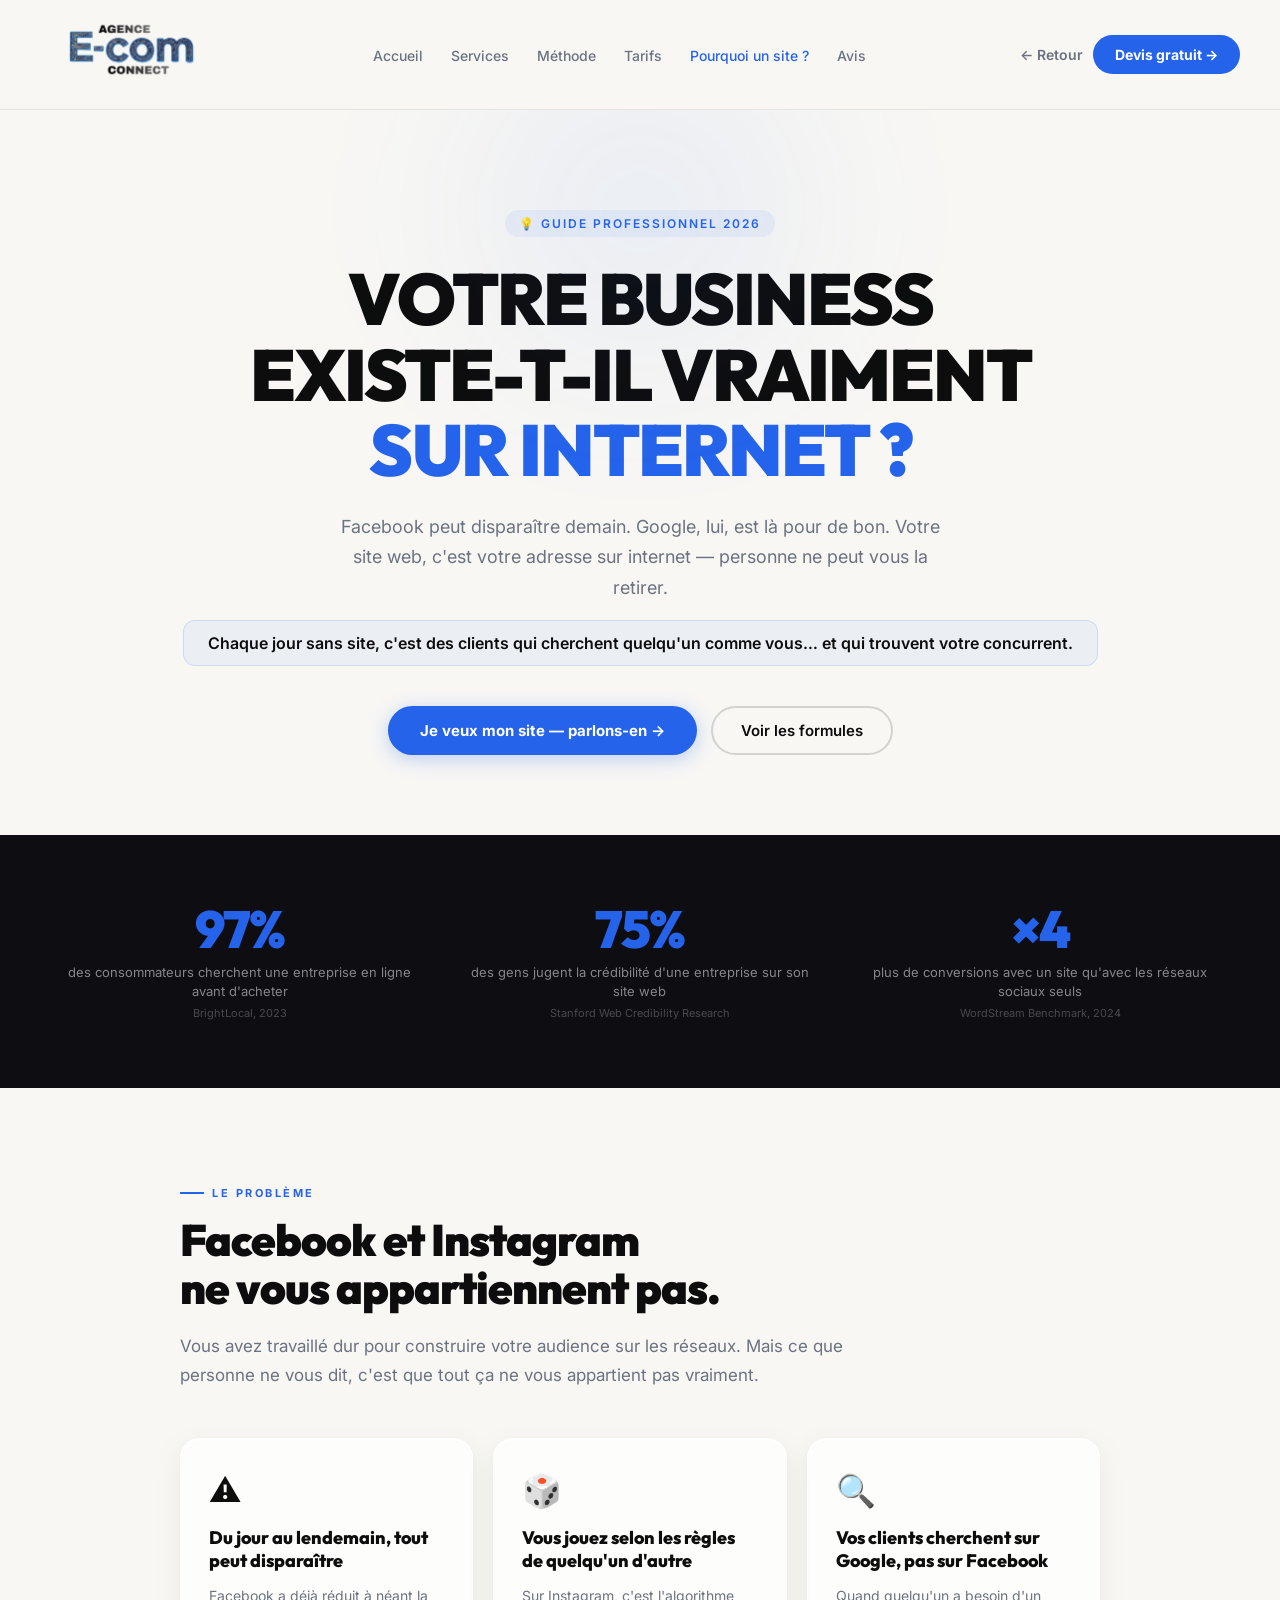
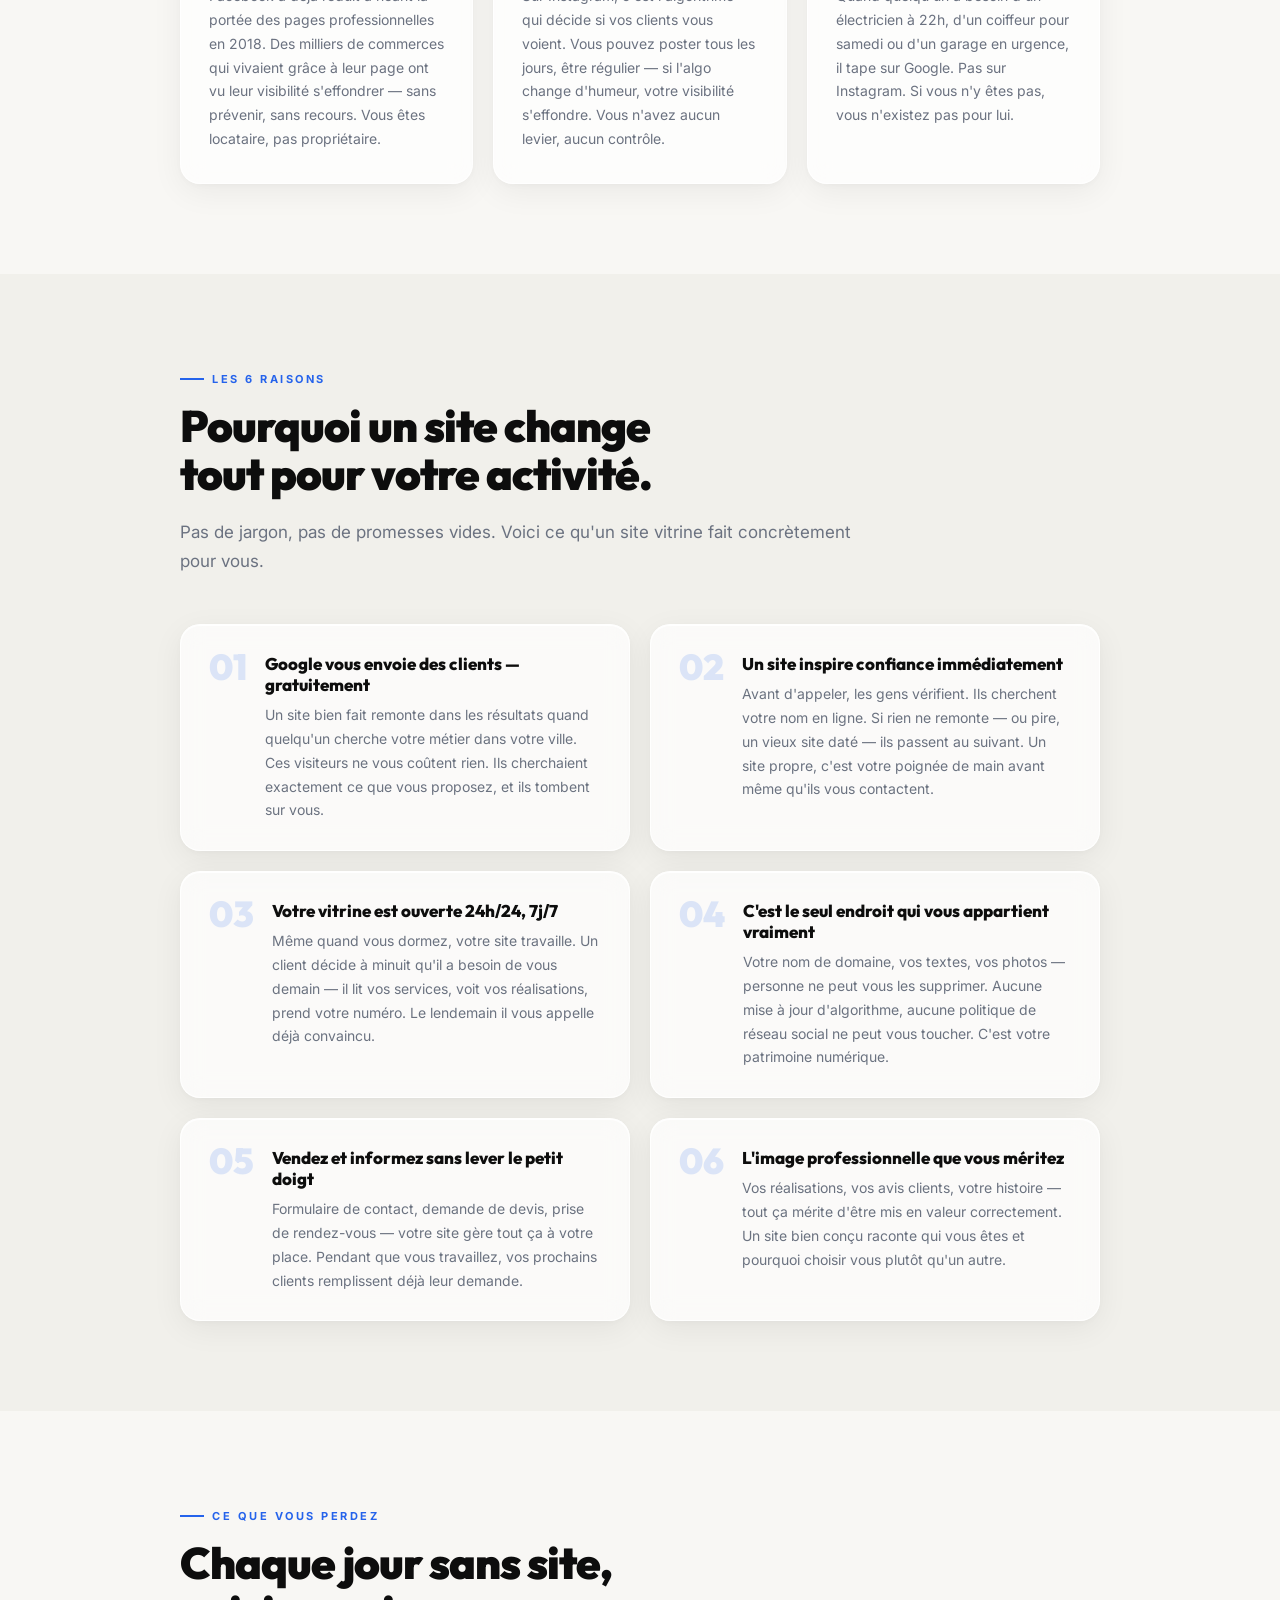
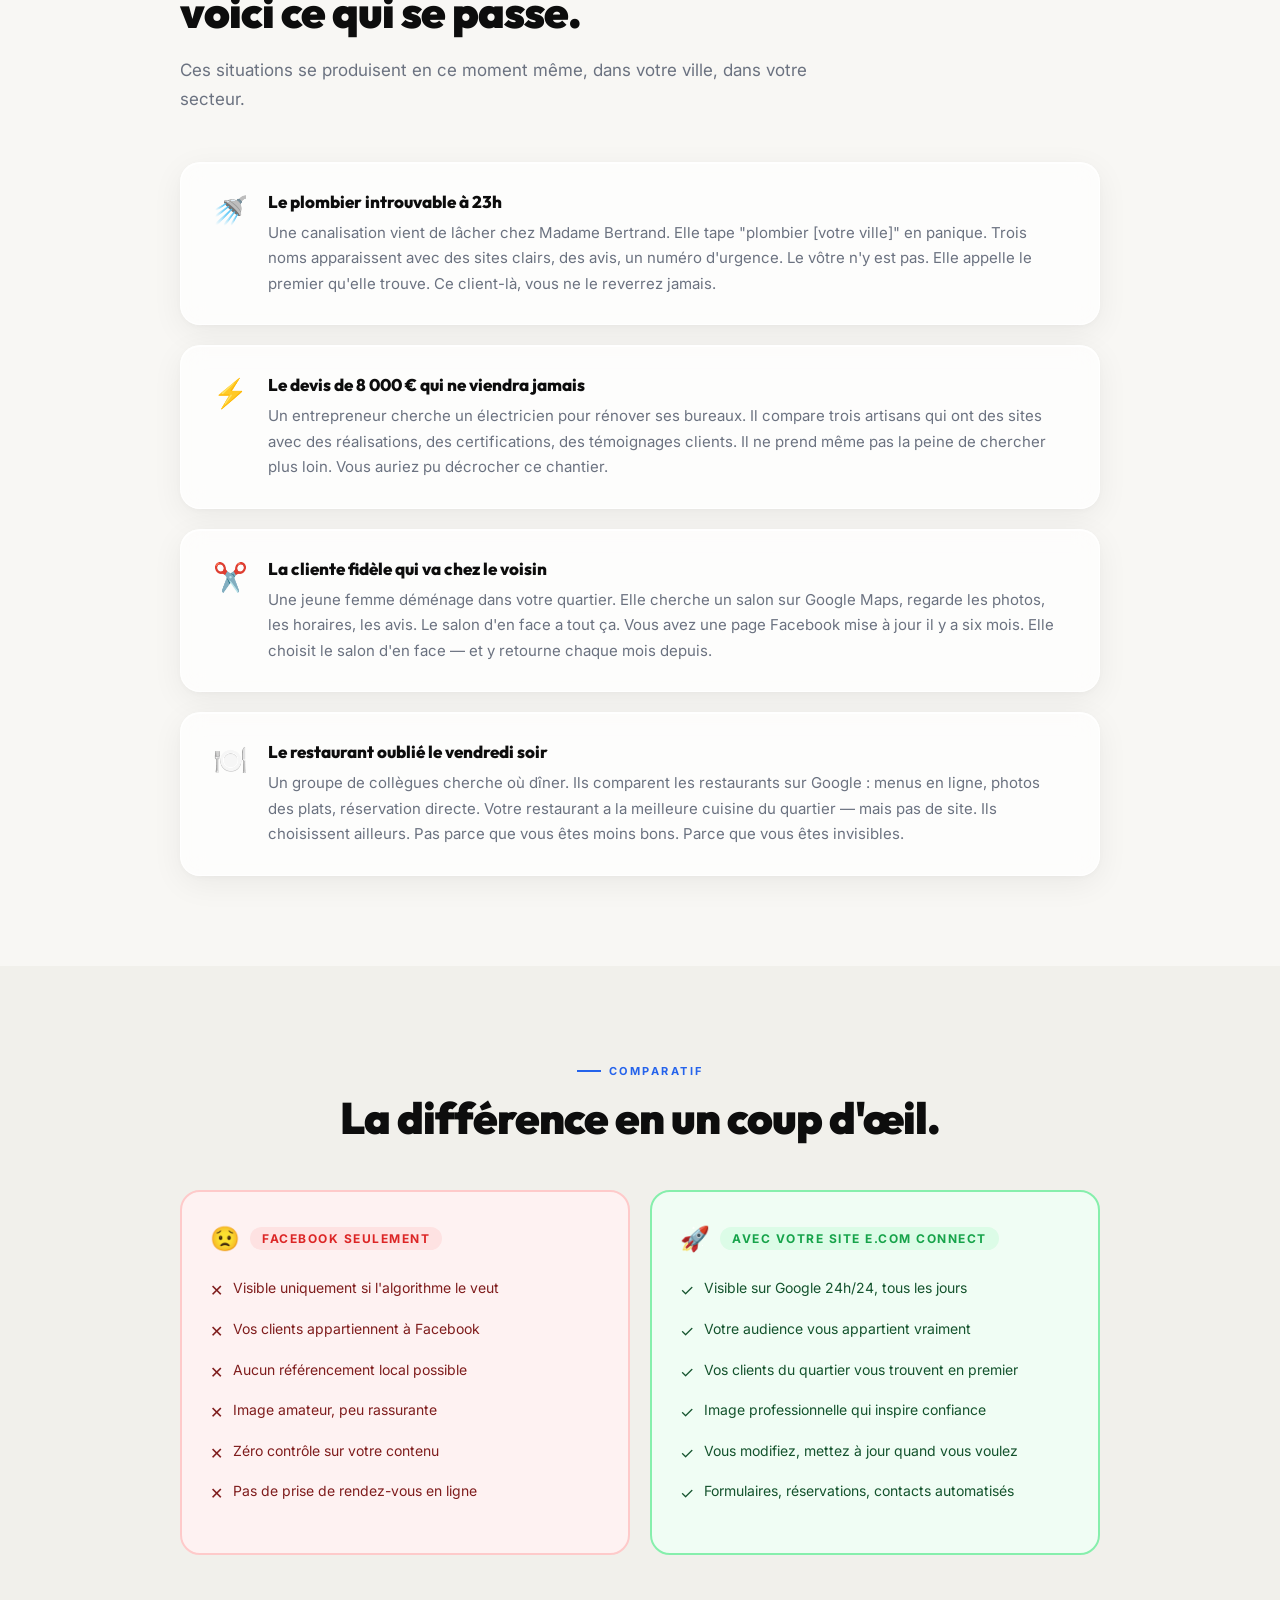
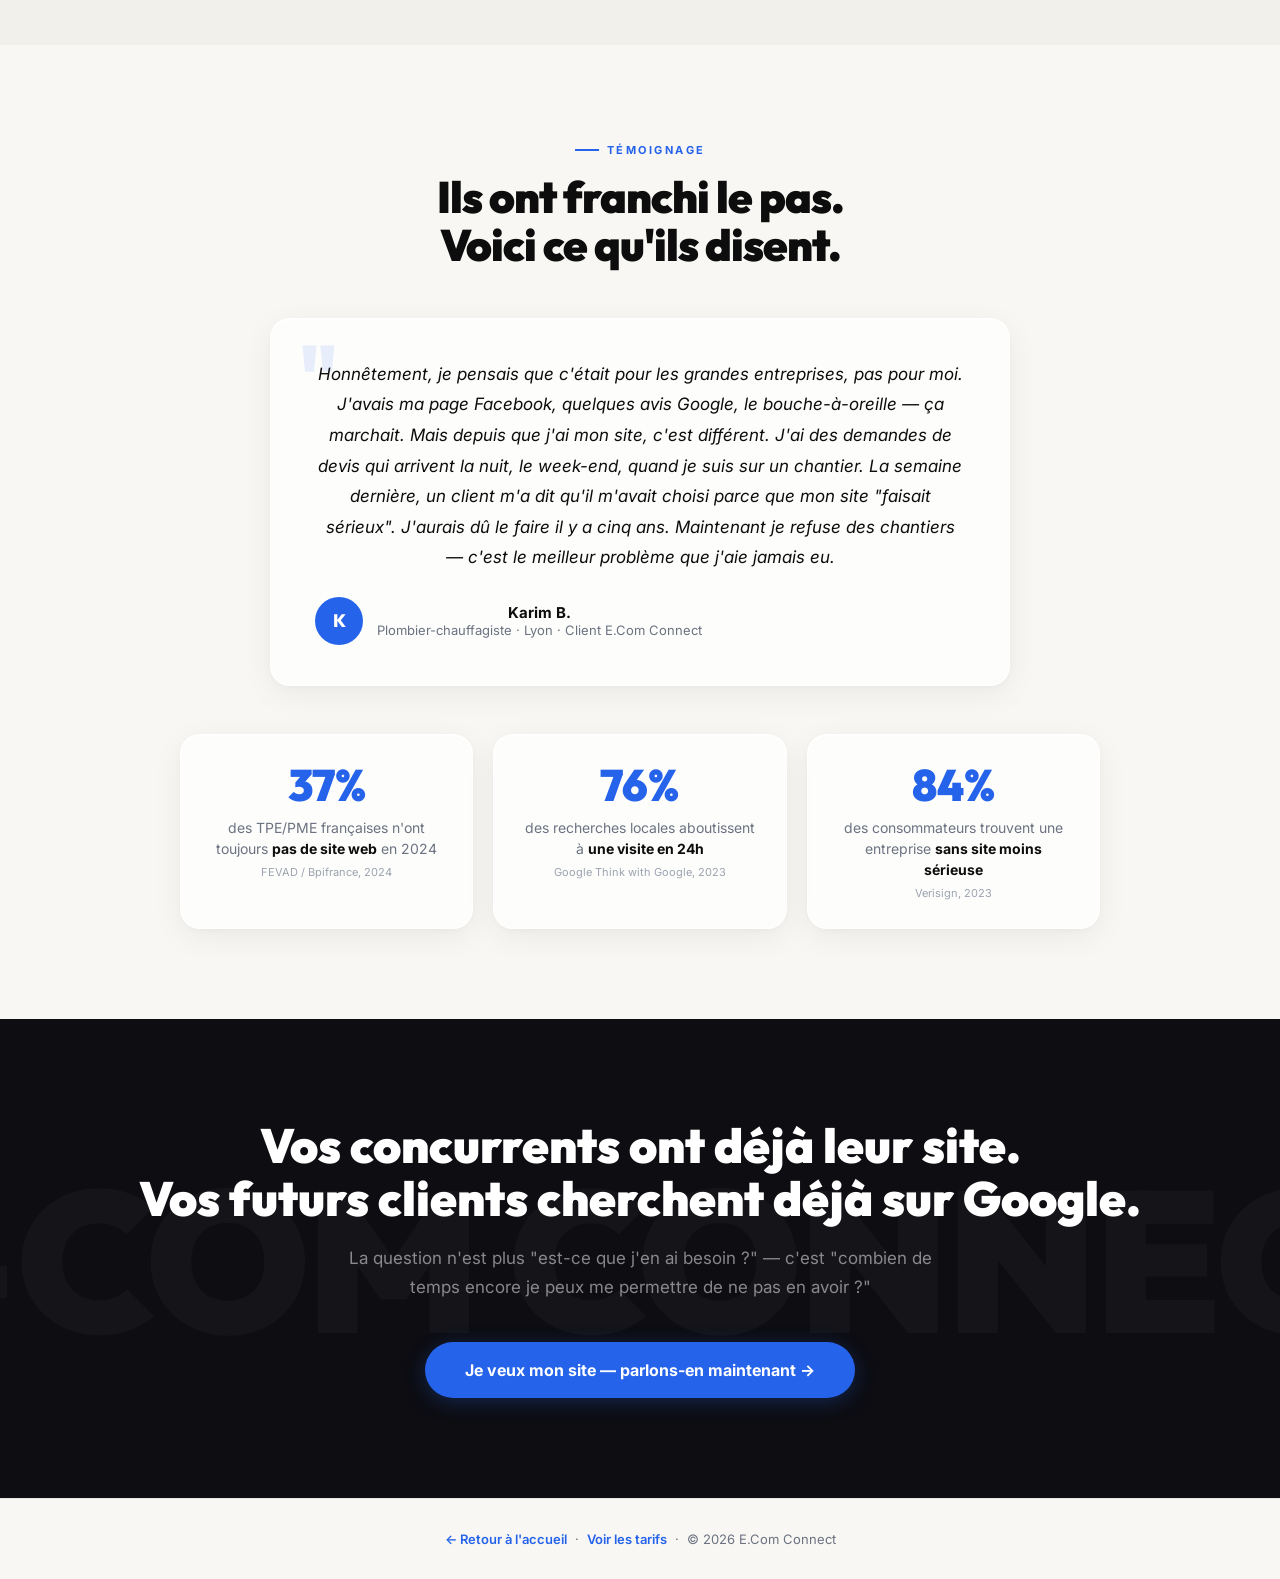
<file: pourquoi-avoir-un-site.html>
<!DOCTYPE html>
<html lang="fr">
<head>
  <meta charset="UTF-8" />
  <meta name="viewport" content="width=device-width, initial-scale=1.0" />
  <title>Pourquoi votre business a besoin d'un site web en 2026 — E.Com Connect</title>
  <meta name="description" content="Facebook ne suffit plus. Découvrez pourquoi chaque professionnel doit avoir son propre site vitrine en 2026 pour être visible sur Google et développer son activité." />
  <link rel="icon" href="favicon.png" />
  <link rel="preconnect" href="https://fonts.googleapis.com" />
  <link rel="preconnect" href="https://fonts.gstatic.com" crossorigin />
  <link href="https://fonts.googleapis.com/css2?family=Outfit:wght@300;400;500;600;700;800;900&family=Inter:wght@300;400;500;600;700&display=swap" rel="stylesheet" />
  <style>
    *, *::before, *::after { margin:0; padding:0; box-sizing:border-box; }
    html { scroll-behavior:smooth; overflow-x: hidden; }
    body { font-family:'Inter',sans-serif; background:#f8f7f4; color:#0d0d0d; overflow-x:hidden; -webkit-font-smoothing:antialiased; }
    h1,h2,h3,h4 { font-family:'Outfit',sans-serif; }

    :root {
      --bg:#f8f7f4; --bg-alt:#f1f0eb; --bg-dark:#0d0d12;
      --text:#0d0d0d; --text-muted:#6b7280;
      --accent:#2563eb; --accent-2:#1d4ed8;
      --green:#10b981; --red:#ef4444;
      --border:rgba(0,0,0,0.08);
      --glass-bg:rgba(255,255,255,0.68); --glass-border:rgba(255,255,255,0.85);
      --shadow-glass:0 8px 32px rgba(0,0,0,0.06),0 2px 8px rgba(0,0,0,0.03),inset 0 1px 0 rgba(255,255,255,0.9);
      --shadow-blue:0 4px 20px rgba(37,99,235,0.28);
      --radius:12px; --radius-lg:20px; --transition:0.25s cubic-bezier(0.4,0,0.2,1);
    }

    /* ─── NAV ─── */
    nav {
      position:sticky; top:0; z-index:100;
      background:rgba(248,247,244,0.92);
      backdrop-filter:blur(20px);
      border-bottom:1px solid var(--border);
      padding:0 40px; height:110px;
      display:flex; align-items:center; justify-content:space-between;
    }
    .nav-logo { text-decoration:none; display:flex; align-items:center; }
    .nav-logo img { height:100px; width:auto; display:block; }
    .nav-links { display:flex; align-items:center; gap:28px; list-style:none; }
    .nav-links a { font-size:14px; font-weight:500; color:var(--text-muted); text-decoration:none; transition:color var(--transition); }
    .nav-links a:hover, .nav-links a.active { color:var(--accent); }
    .nav-cta { display:flex; align-items:center; gap:10px; }
    .btn-back { font-size:14px; font-weight:600; color:var(--text-muted); text-decoration:none; transition:color var(--transition); }
    .btn-back:hover { color:var(--text); }
    .btn-primary { background:var(--accent); color:#fff; padding:11px 22px; border-radius:999px; font-size:14px; font-weight:700; text-decoration:none; transition:all var(--transition); }
    .btn-primary:hover { background:var(--accent-2); }

    /* ─── ORBS ─── */
    .orb { position:absolute; border-radius:50%; pointer-events:none; filter:blur(80px); }
    .orb-blue { background:radial-gradient(circle, rgba(37,99,235,0.18) 0%, transparent 70%); }

    /* ─── HERO ─── */
    .page-hero {
      position:relative; overflow:hidden;
      padding:100px 40px 80px; text-align:center;
      background:var(--bg);
    }
    .hero-eyebrow {
      display:inline-flex; align-items:center; gap:8px;
      font-size:12px; font-weight:600; text-transform:uppercase; letter-spacing:2px;
      color:var(--accent); background:rgba(37,99,235,0.07);
      padding:6px 14px; border-radius:999px; margin-bottom:24px;
    }
    .hero-title {
      font-size:clamp(36px,6vw,72px); font-weight:900; line-height:1.05;
      letter-spacing:-2px; text-transform:uppercase; margin-bottom:24px;
      max-width:900px; margin-left:auto; margin-right:auto;
    }
    .hero-title .blue { color:var(--accent); }
    .hero-sub { font-size:18px; color:var(--text-muted); max-width:620px; margin:0 auto 16px; line-height:1.7; }
    .hero-accroche {
      font-size:16px; font-weight:600; color:var(--text);
      background:rgba(37,99,235,0.06); border:1px solid rgba(37,99,235,0.15);
      display:inline-block; padding:12px 24px; border-radius:var(--radius); margin-bottom:40px;
    }
    .hero-actions { display:flex; gap:14px; justify-content:center; flex-wrap:wrap; }
    .btn-hero-primary { background:var(--accent); color:#fff; padding:15px 32px; border-radius:999px; font-size:15px; font-weight:700; text-decoration:none; box-shadow:var(--shadow-blue); transition:all var(--transition); }
    .btn-hero-primary:hover { background:var(--accent-2); transform:translateY(-2px); }
    .btn-hero-outline { background:transparent; color:var(--text); border:2px solid rgba(0,0,0,0.15); padding:13px 28px; border-radius:999px; font-size:15px; font-weight:600; text-decoration:none; transition:all var(--transition); }
    .btn-hero-outline:hover { border-color:var(--text); }

    /* ─── STATS BAND ─── */
    .stats-band {
      background:var(--bg-dark); padding:48px 40px;
      display:grid; grid-template-columns:repeat(3,1fr); gap:1px;
    }
    .stat-item { text-align:center; padding:20px 24px; }
    .stat-val { font-family:'Outfit',sans-serif; font-size:52px; font-weight:900; color:var(--accent); letter-spacing:-2px; line-height:1; }
    .stat-label { font-size:13px; color:rgba(255,255,255,0.5); margin-top:8px; line-height:1.5; }
    .stat-source { font-size:11px; color:rgba(255,255,255,0.25); margin-top:4px; }

    /* ─── CONTAINER ─── */
    .container { max-width:1000px; margin:0 auto; padding:0 40px; }

    /* ─── SECTION ─── */
    .section { padding:90px 0; }
    .section-alt { background:var(--bg-alt); }
    .section-dark { background:var(--bg-dark); color:#fff; }
    .section-eyebrow {
      display:inline-flex; align-items:center; gap:8px;
      font-size:11px; font-weight:700; text-transform:uppercase; letter-spacing:2.5px;
      color:var(--accent); margin-bottom:16px;
    }
    .section-eyebrow::before { content:''; width:24px; height:2px; background:var(--accent); }
    .section-title { font-size:clamp(28px,4vw,44px); font-weight:900; line-height:1.1; letter-spacing:-1px; margin-bottom:20px; }
    .section-desc { font-size:17px; color:var(--text-muted); line-height:1.7; max-width:680px; }

    /* ─── PROBLÈME CARDS ─── */
    .problem-grid { display:grid; grid-template-columns:repeat(3,1fr); gap:20px; margin-top:48px; }
    .problem-card {
      background:var(--glass-bg); border:1px solid var(--glass-border);
      backdrop-filter:blur(12px); border-radius:var(--radius-lg);
      padding:32px 28px; box-shadow:var(--shadow-glass);
    }
    .problem-icon { font-size:32px; margin-bottom:16px; }
    .problem-title { font-family:'Outfit',sans-serif; font-size:18px; font-weight:800; margin-bottom:12px; }
    .problem-text { font-size:14px; color:var(--text-muted); line-height:1.7; }

    /* ─── 6 RAISONS ─── */
    .reasons-grid { display:grid; grid-template-columns:repeat(2,1fr); gap:20px; margin-top:48px; }
    .reason-card {
      background:var(--glass-bg); border:1px solid var(--glass-border);
      backdrop-filter:blur(12px); border-radius:var(--radius-lg);
      padding:28px; box-shadow:var(--shadow-glass);
      display:flex; gap:18px; align-items:flex-start;
    }
    .reason-num {
      font-family:'Outfit',sans-serif; font-size:36px; font-weight:900;
      color:rgba(37,99,235,0.15); line-height:1; flex-shrink:0; margin-top:-4px;
    }
    .reason-title { font-family:'Outfit',sans-serif; font-size:17px; font-weight:800; margin-bottom:8px; }
    .reason-text { font-size:14px; color:var(--text-muted); line-height:1.7; }

    /* ─── SITUATIONS ─── */
    .situations { display:flex; flex-direction:column; gap:20px; margin-top:48px; }
    .situation-card {
      background:var(--glass-bg); border:1px solid var(--glass-border);
      backdrop-filter:blur(12px); border-radius:var(--radius-lg);
      padding:28px 32px; box-shadow:var(--shadow-glass);
      display:flex; gap:20px; align-items:flex-start;
    }
    .situation-emoji { font-size:28px; flex-shrink:0; margin-top:2px; }
    .situation-title { font-family:'Outfit',sans-serif; font-size:17px; font-weight:800; margin-bottom:8px; }
    .situation-text { font-size:15px; color:var(--text-muted); line-height:1.7; }

    /* ─── COMPARATIF ─── */
    .comparatif { display:grid; grid-template-columns:1fr 1fr; gap:20px; margin-top:48px; }
    .comp-col { border-radius:var(--radius-lg); padding:32px 28px; }
    .comp-col.bad { background:#fef2f2; border:2px solid #fecaca; }
    .comp-col.good { background:#f0fdf4; border:2px solid #86efac; }
    .comp-header { display:flex; align-items:center; gap:10px; margin-bottom:24px; }
    .comp-badge { font-size:12px; font-weight:700; text-transform:uppercase; letter-spacing:1.5px; padding:4px 12px; border-radius:999px; }
    .comp-col.bad .comp-badge { background:#fee2e2; color:#dc2626; }
    .comp-col.good .comp-badge { background:#dcfce7; color:#16a34a; }
    .comp-item { display:flex; align-items:flex-start; gap:10px; font-size:14px; line-height:1.6; margin-bottom:14px; }
    .comp-col.bad .comp-item { color:#7f1d1d; }
    .comp-col.good .comp-item { color:#14532d; }
    .comp-icon { font-size:16px; flex-shrink:0; margin-top:1px; }

    /* ─── TÉMOIGNAGE ─── */
    .testimonial-wrap {
      max-width:740px; margin:48px auto 0;
      background:var(--glass-bg); border:1px solid var(--glass-border);
      backdrop-filter:blur(12px); border-radius:var(--radius-lg);
      padding:40px 44px; box-shadow:var(--shadow-glass);
      position:relative;
    }
    .testimonial-quote { font-size:80px; font-family:'Outfit',sans-serif; font-weight:900; color:rgba(37,99,235,0.1); position:absolute; top:16px; left:28px; line-height:1; }
    .testimonial-text { font-size:17px; color:var(--text); line-height:1.8; font-style:italic; margin-bottom:24px; position:relative; z-index:1; }
    .testimonial-author { display:flex; align-items:center; gap:14px; }
    .testimonial-avatar { width:48px; height:48px; border-radius:50%; background:var(--accent); display:flex; align-items:center; justify-content:center; font-family:'Outfit',sans-serif; font-size:18px; font-weight:800; color:#fff; }
    .testimonial-name { font-weight:700; font-size:15px; }
    .testimonial-role { font-size:13px; color:var(--text-muted); }

    /* ─── CTA FINAL ─── */
    .cta-final {
      background:var(--bg-dark); color:#fff;
      padding:100px 40px; text-align:center; position:relative; overflow:hidden;
    }
    .cta-wm {
      position:absolute; inset:0; display:flex; align-items:center; justify-content:center;
      font-family:'Outfit',sans-serif; font-size:clamp(80px,16vw,200px); font-weight:900;
      color:rgba(255,255,255,0.03); pointer-events:none; white-space:nowrap; letter-spacing:-4px;
    }
    .cta-title { font-size:clamp(28px,4vw,48px); font-weight:900; line-height:1.1; margin-bottom:20px; position:relative; z-index:1; }
    .cta-sub { font-size:17px; color:rgba(255,255,255,0.5); max-width:600px; margin:0 auto 40px; line-height:1.7; position:relative; z-index:1; }
    .btn-cta { background:var(--accent); color:#fff; padding:18px 40px; border-radius:999px; font-size:16px; font-weight:700; text-decoration:none; box-shadow:var(--shadow-blue); transition:all var(--transition); display:inline-block; position:relative; z-index:1; }
    .btn-cta:hover { background:var(--accent-2); transform:translateY(-3px); }

    /* ─── FOOTER MINI ─── */
    .footer-mini { text-align:center; padding:32px; font-size:13px; color:var(--text-muted); border-top:1px solid var(--border); }
    .footer-mini a { color:var(--accent); font-weight:600; text-decoration:none; }

    /* ─── REVEAL ─── */
    .reveal { opacity:0; transform:translateY(20px); transition:opacity 0.6s ease, transform 0.6s ease; }
    .reveal.visible { opacity:1; transform:none; }

    /* ─── RESPONSIVE ─── */
    @media(max-width:860px) {
      .problem-grid { grid-template-columns:1fr; }
      .reasons-grid { grid-template-columns:1fr; }
      .comparatif { grid-template-columns:1fr; }
      .stats-band { grid-template-columns:1fr; }
      nav { padding:0 20px; height:90px; }
      .nav-logo img { height:80px; }
      .nav-links { display:none; }
      .container { padding:0 20px; }
      .page-hero { padding:70px 20px 60px; }
    }
  </style>
</head>
<body>

  <!-- ─── NAV ─── -->
  <nav>
    <a href="index.html" class="nav-logo">
      <img src="logo-circuit.png" alt="E.Com Connect" />
    </a>
    <ul class="nav-links">
      <li><a href="index.html">Accueil</a></li>
      <li><a href="index.html#services">Services</a></li>
      <li><a href="index.html#methode">Méthode</a></li>
      <li><a href="tarifs.html">Tarifs</a></li>
      <li><a href="pourquoi-avoir-un-site.html" class="active">Pourquoi un site ?</a></li>
      <li><a href="index.html#avis">Avis</a></li>
    </ul>
    <div class="nav-cta">
      <a href="index.html" class="btn-back">← Retour</a>
      <a href="index.html#questionnaire" class="btn-primary">Devis gratuit →</a>
    </div>
  </nav>

  <!-- ─── HERO ─── -->
  <section class="page-hero">
    <div class="orb orb-blue" style="width:600px;height:400px;top:-100px;left:50%;transform:translateX(-50%);opacity:0.5;"></div>
    <div class="hero-eyebrow">💡 Guide professionnel 2026</div>
    <h1 class="hero-title">
      Votre business<br>existe-t-il vraiment<br><span class="blue">sur internet ?</span>
    </h1>
    <p class="hero-sub">Facebook peut disparaître demain. Google, lui, est là pour de bon. Votre site web, c'est votre adresse sur internet — personne ne peut vous la retirer.</p>
    <div class="hero-accroche">
      Chaque jour sans site, c'est des clients qui cherchent quelqu'un comme vous… et qui trouvent votre concurrent.
    </div>
    <div class="hero-actions">
      <a href="index.html#questionnaire" class="btn-hero-primary">Je veux mon site — parlons-en →</a>
      <a href="tarifs.html" class="btn-hero-outline">Voir les formules</a>
    </div>
  </section>

  <!-- ─── STATS BAND ─── -->
  <div class="stats-band">
    <div class="stat-item reveal">
      <div class="stat-val">97%</div>
      <div class="stat-label">des consommateurs cherchent une entreprise en ligne avant d'acheter</div>
      <div class="stat-source">BrightLocal, 2023</div>
    </div>
    <div class="stat-item reveal">
      <div class="stat-val">75%</div>
      <div class="stat-label">des gens jugent la crédibilité d'une entreprise sur son site web</div>
      <div class="stat-source">Stanford Web Credibility Research</div>
    </div>
    <div class="stat-item reveal">
      <div class="stat-val">×4</div>
      <div class="stat-label">plus de conversions avec un site qu'avec les réseaux sociaux seuls</div>
      <div class="stat-source">WordStream Benchmark, 2024</div>
    </div>
  </div>

  <!-- ─── SECTION 1 — LE PROBLÈME ─── -->
  <section class="section">
    <div class="container">
      <div class="reveal">
        <div class="section-eyebrow">Le problème</div>
        <h2 class="section-title">Facebook et Instagram<br>ne vous appartiennent pas.</h2>
        <p class="section-desc">Vous avez travaillé dur pour construire votre audience sur les réseaux. Mais ce que personne ne vous dit, c'est que tout ça ne vous appartient pas vraiment.</p>
      </div>
      <div class="problem-grid">
        <div class="problem-card reveal">
          <div class="problem-icon">⚠️</div>
          <div class="problem-title">Du jour au lendemain, tout peut disparaître</div>
          <div class="problem-text">Facebook a déjà réduit à néant la portée des pages professionnelles en 2018. Des milliers de commerces qui vivaient grâce à leur page ont vu leur visibilité s'effondrer — sans prévenir, sans recours. Vous êtes locataire, pas propriétaire.</div>
        </div>
        <div class="problem-card reveal">
          <div class="problem-icon">🎲</div>
          <div class="problem-title">Vous jouez selon les règles de quelqu'un d'autre</div>
          <div class="problem-text">Sur Instagram, c'est l'algorithme qui décide si vos clients vous voient. Vous pouvez poster tous les jours, être régulier — si l'algo change d'humeur, votre visibilité s'effondre. Vous n'avez aucun levier, aucun contrôle.</div>
        </div>
        <div class="problem-card reveal">
          <div class="problem-icon">🔍</div>
          <div class="problem-title">Vos clients cherchent sur Google, pas sur Facebook</div>
          <div class="problem-text">Quand quelqu'un a besoin d'un électricien à 22h, d'un coiffeur pour samedi ou d'un garage en urgence, il tape sur Google. Pas sur Instagram. Si vous n'y êtes pas, vous n'existez pas pour lui.</div>
        </div>
      </div>
    </div>
  </section>

  <!-- ─── SECTION 2 — 6 RAISONS ─── -->
  <section class="section section-alt">
    <div class="container">
      <div class="reveal">
        <div class="section-eyebrow">Les 6 raisons</div>
        <h2 class="section-title">Pourquoi un site change<br>tout pour votre activité.</h2>
        <p class="section-desc">Pas de jargon, pas de promesses vides. Voici ce qu'un site vitrine fait concrètement pour vous.</p>
      </div>
      <div class="reasons-grid">
        <div class="reason-card reveal">
          <div class="reason-num">01</div>
          <div>
            <div class="reason-title">Google vous envoie des clients — gratuitement</div>
            <div class="reason-text">Un site bien fait remonte dans les résultats quand quelqu'un cherche votre métier dans votre ville. Ces visiteurs ne vous coûtent rien. Ils cherchaient exactement ce que vous proposez, et ils tombent sur vous.</div>
          </div>
        </div>
        <div class="reason-card reveal">
          <div class="reason-num">02</div>
          <div>
            <div class="reason-title">Un site inspire confiance immédiatement</div>
            <div class="reason-text">Avant d'appeler, les gens vérifient. Ils cherchent votre nom en ligne. Si rien ne remonte — ou pire, un vieux site daté — ils passent au suivant. Un site propre, c'est votre poignée de main avant même qu'ils vous contactent.</div>
          </div>
        </div>
        <div class="reason-card reveal">
          <div class="reason-num">03</div>
          <div>
            <div class="reason-title">Votre vitrine est ouverte 24h/24, 7j/7</div>
            <div class="reason-text">Même quand vous dormez, votre site travaille. Un client décide à minuit qu'il a besoin de vous demain — il lit vos services, voit vos réalisations, prend votre numéro. Le lendemain il vous appelle déjà convaincu.</div>
          </div>
        </div>
        <div class="reason-card reveal">
          <div class="reason-num">04</div>
          <div>
            <div class="reason-title">C'est le seul endroit qui vous appartient vraiment</div>
            <div class="reason-text">Votre nom de domaine, vos textes, vos photos — personne ne peut vous les supprimer. Aucune mise à jour d'algorithme, aucune politique de réseau social ne peut vous toucher. C'est votre patrimoine numérique.</div>
          </div>
        </div>
        <div class="reason-card reveal">
          <div class="reason-num">05</div>
          <div>
            <div class="reason-title">Vendez et informez sans lever le petit doigt</div>
            <div class="reason-text">Formulaire de contact, demande de devis, prise de rendez-vous — votre site gère tout ça à votre place. Pendant que vous travaillez, vos prochains clients remplissent déjà leur demande.</div>
          </div>
        </div>
        <div class="reason-card reveal">
          <div class="reason-num">06</div>
          <div>
            <div class="reason-title">L'image professionnelle que vous méritez</div>
            <div class="reason-text">Vos réalisations, vos avis clients, votre histoire — tout ça mérite d'être mis en valeur correctement. Un site bien conçu raconte qui vous êtes et pourquoi choisir vous plutôt qu'un autre.</div>
          </div>
        </div>
      </div>
    </div>
  </section>

  <!-- ─── SECTION 3 — SITUATIONS CONCRÈTES ─── -->
  <section class="section">
    <div class="container">
      <div class="reveal">
        <div class="section-eyebrow">Ce que vous perdez</div>
        <h2 class="section-title">Chaque jour sans site,<br>voici ce qui se passe.</h2>
        <p class="section-desc">Ces situations se produisent en ce moment même, dans votre ville, dans votre secteur.</p>
      </div>
      <div class="situations">
        <div class="situation-card reveal">
          <div class="situation-emoji">🚿</div>
          <div>
            <div class="situation-title">Le plombier introuvable à 23h</div>
            <div class="situation-text">Une canalisation vient de lâcher chez Madame Bertrand. Elle tape "plombier [votre ville]" en panique. Trois noms apparaissent avec des sites clairs, des avis, un numéro d'urgence. Le vôtre n'y est pas. Elle appelle le premier qu'elle trouve. Ce client-là, vous ne le reverrez jamais.</div>
          </div>
        </div>
        <div class="situation-card reveal">
          <div class="situation-emoji">⚡</div>
          <div>
            <div class="situation-title">Le devis de 8 000 € qui ne viendra jamais</div>
            <div class="situation-text">Un entrepreneur cherche un électricien pour rénover ses bureaux. Il compare trois artisans qui ont des sites avec des réalisations, des certifications, des témoignages clients. Il ne prend même pas la peine de chercher plus loin. Vous auriez pu décrocher ce chantier.</div>
          </div>
        </div>
        <div class="situation-card reveal">
          <div class="situation-emoji">✂️</div>
          <div>
            <div class="situation-title">La cliente fidèle qui va chez le voisin</div>
            <div class="situation-text">Une jeune femme déménage dans votre quartier. Elle cherche un salon sur Google Maps, regarde les photos, les horaires, les avis. Le salon d'en face a tout ça. Vous avez une page Facebook mise à jour il y a six mois. Elle choisit le salon d'en face — et y retourne chaque mois depuis.</div>
          </div>
        </div>
        <div class="situation-card reveal">
          <div class="situation-emoji">🍽️</div>
          <div>
            <div class="situation-title">Le restaurant oublié le vendredi soir</div>
            <div class="situation-text">Un groupe de collègues cherche où dîner. Ils comparent les restaurants sur Google : menus en ligne, photos des plats, réservation directe. Votre restaurant a la meilleure cuisine du quartier — mais pas de site. Ils choisissent ailleurs. Pas parce que vous êtes moins bons. Parce que vous êtes invisibles.</div>
          </div>
        </div>
      </div>
    </div>
  </section>

  <!-- ─── SECTION 4 — COMPARATIF ─── -->
  <section class="section section-alt">
    <div class="container">
      <div class="reveal" style="text-align:center;margin-bottom:48px;">
        <div class="section-eyebrow" style="justify-content:center;">Comparatif</div>
        <h2 class="section-title">La différence en un coup d'œil.</h2>
      </div>
      <div class="comparatif reveal">
        <div class="comp-col bad">
          <div class="comp-header">
            <span style="font-size:24px;">😟</span>
            <span class="comp-badge">Facebook seulement</span>
          </div>
          <div class="comp-item"><span class="comp-icon">✕</span>Visible uniquement si l'algorithme le veut</div>
          <div class="comp-item"><span class="comp-icon">✕</span>Vos clients appartiennent à Facebook</div>
          <div class="comp-item"><span class="comp-icon">✕</span>Aucun référencement local possible</div>
          <div class="comp-item"><span class="comp-icon">✕</span>Image amateur, peu rassurante</div>
          <div class="comp-item"><span class="comp-icon">✕</span>Zéro contrôle sur votre contenu</div>
          <div class="comp-item"><span class="comp-icon">✕</span>Pas de prise de rendez-vous en ligne</div>
        </div>
        <div class="comp-col good">
          <div class="comp-header">
            <span style="font-size:24px;">🚀</span>
            <span class="comp-badge">Avec votre site E.Com Connect</span>
          </div>
          <div class="comp-item"><span class="comp-icon">✓</span>Visible sur Google 24h/24, tous les jours</div>
          <div class="comp-item"><span class="comp-icon">✓</span>Votre audience vous appartient vraiment</div>
          <div class="comp-item"><span class="comp-icon">✓</span>Vos clients du quartier vous trouvent en premier</div>
          <div class="comp-item"><span class="comp-icon">✓</span>Image professionnelle qui inspire confiance</div>
          <div class="comp-item"><span class="comp-icon">✓</span>Vous modifiez, mettez à jour quand vous voulez</div>
          <div class="comp-item"><span class="comp-icon">✓</span>Formulaires, réservations, contacts automatisés</div>
        </div>
      </div>
    </div>
  </section>

  <!-- ─── SECTION 5 — TÉMOIGNAGE ─── -->
  <section class="section">
    <div class="container" style="text-align:center;">
      <div class="reveal">
        <div class="section-eyebrow" style="justify-content:center;">Témoignage</div>
        <h2 class="section-title">Ils ont franchi le pas.<br>Voici ce qu'ils disent.</h2>
      </div>
      <div class="testimonial-wrap reveal">
        <div class="testimonial-quote">"</div>
        <p class="testimonial-text">Honnêtement, je pensais que c'était pour les grandes entreprises, pas pour moi. J'avais ma page Facebook, quelques avis Google, le bouche-à-oreille — ça marchait. Mais depuis que j'ai mon site, c'est différent. J'ai des demandes de devis qui arrivent la nuit, le week-end, quand je suis sur un chantier. La semaine dernière, un client m'a dit qu'il m'avait choisi parce que mon site "faisait sérieux". J'aurais dû le faire il y a cinq ans. Maintenant je refuse des chantiers — c'est le meilleur problème que j'aie jamais eu.</p>
        <div class="testimonial-author">
          <div class="testimonial-avatar">K</div>
          <div>
            <div class="testimonial-name">Karim B.</div>
            <div class="testimonial-role">Plombier-chauffagiste · Lyon · Client E.Com Connect</div>
          </div>
        </div>
      </div>

      <!-- Stat supplémentaire -->
      <div style="display:grid;grid-template-columns:repeat(3,1fr);gap:20px;margin-top:48px;" class="reveal">
        <div style="background:var(--glass-bg);border:1px solid var(--glass-border);backdrop-filter:blur(12px);border-radius:var(--radius-lg);padding:28px;box-shadow:var(--shadow-glass);text-align:center;">
          <div style="font-family:'Outfit',sans-serif;font-size:44px;font-weight:900;color:var(--accent);line-height:1;margin-bottom:10px;">37%</div>
          <div style="font-size:14px;color:var(--text-muted);line-height:1.5;">des TPE/PME françaises n'ont toujours <strong style="color:var(--text);">pas de site web</strong> en 2024</div>
          <div style="font-size:11px;color:#9ca3af;margin-top:6px;">FEVAD / Bpifrance, 2024</div>
        </div>
        <div style="background:var(--glass-bg);border:1px solid var(--glass-border);backdrop-filter:blur(12px);border-radius:var(--radius-lg);padding:28px;box-shadow:var(--shadow-glass);text-align:center;">
          <div style="font-family:'Outfit',sans-serif;font-size:44px;font-weight:900;color:var(--accent);line-height:1;margin-bottom:10px;">76%</div>
          <div style="font-size:14px;color:var(--text-muted);line-height:1.5;">des recherches locales aboutissent à <strong style="color:var(--text);">une visite en 24h</strong></div>
          <div style="font-size:11px;color:#9ca3af;margin-top:6px;">Google Think with Google, 2023</div>
        </div>
        <div style="background:var(--glass-bg);border:1px solid var(--glass-border);backdrop-filter:blur(12px);border-radius:var(--radius-lg);padding:28px;box-shadow:var(--shadow-glass);text-align:center;">
          <div style="font-family:'Outfit',sans-serif;font-size:44px;font-weight:900;color:var(--accent);line-height:1;margin-bottom:10px;">84%</div>
          <div style="font-size:14px;color:var(--text-muted);line-height:1.5;">des consommateurs trouvent une entreprise <strong style="color:var(--text);">sans site moins sérieuse</strong></div>
          <div style="font-size:11px;color:#9ca3af;margin-top:6px;">Verisign, 2023</div>
        </div>
      </div>
    </div>
  </section>

  <!-- ─── CTA FINAL ─── -->
  <section class="cta-final">
    <div class="cta-wm">E-COM CONNECT</div>
    <div class="reveal">
      <h2 class="cta-title">Vos concurrents ont déjà leur site.<br>Vos futurs clients cherchent déjà sur Google.</h2>
      <p class="cta-sub">La question n'est plus "est-ce que j'en ai besoin ?" — c'est "combien de temps encore je peux me permettre de ne pas en avoir ?"</p>
      <a href="index.html#questionnaire" class="btn-cta">Je veux mon site — parlons-en maintenant →</a>
    </div>
  </section>

  <!-- ─── FOOTER MINI ─── -->
  <div class="footer-mini">
    <a href="index.html">← Retour à l'accueil</a>
    &nbsp;·&nbsp;
    <a href="tarifs.html">Voir les tarifs</a>
    &nbsp;·&nbsp;
    © 2026 E.Com Connect
  </div>

  <script>
    const reveals = document.querySelectorAll('.reveal');
    const observer = new IntersectionObserver(entries => {
      entries.forEach(e => { if (e.isIntersecting) { e.target.classList.add('visible'); } });
    }, { threshold: 0.1 });
    reveals.forEach(r => observer.observe(r));
  </script>
</body>
</html>
</file>
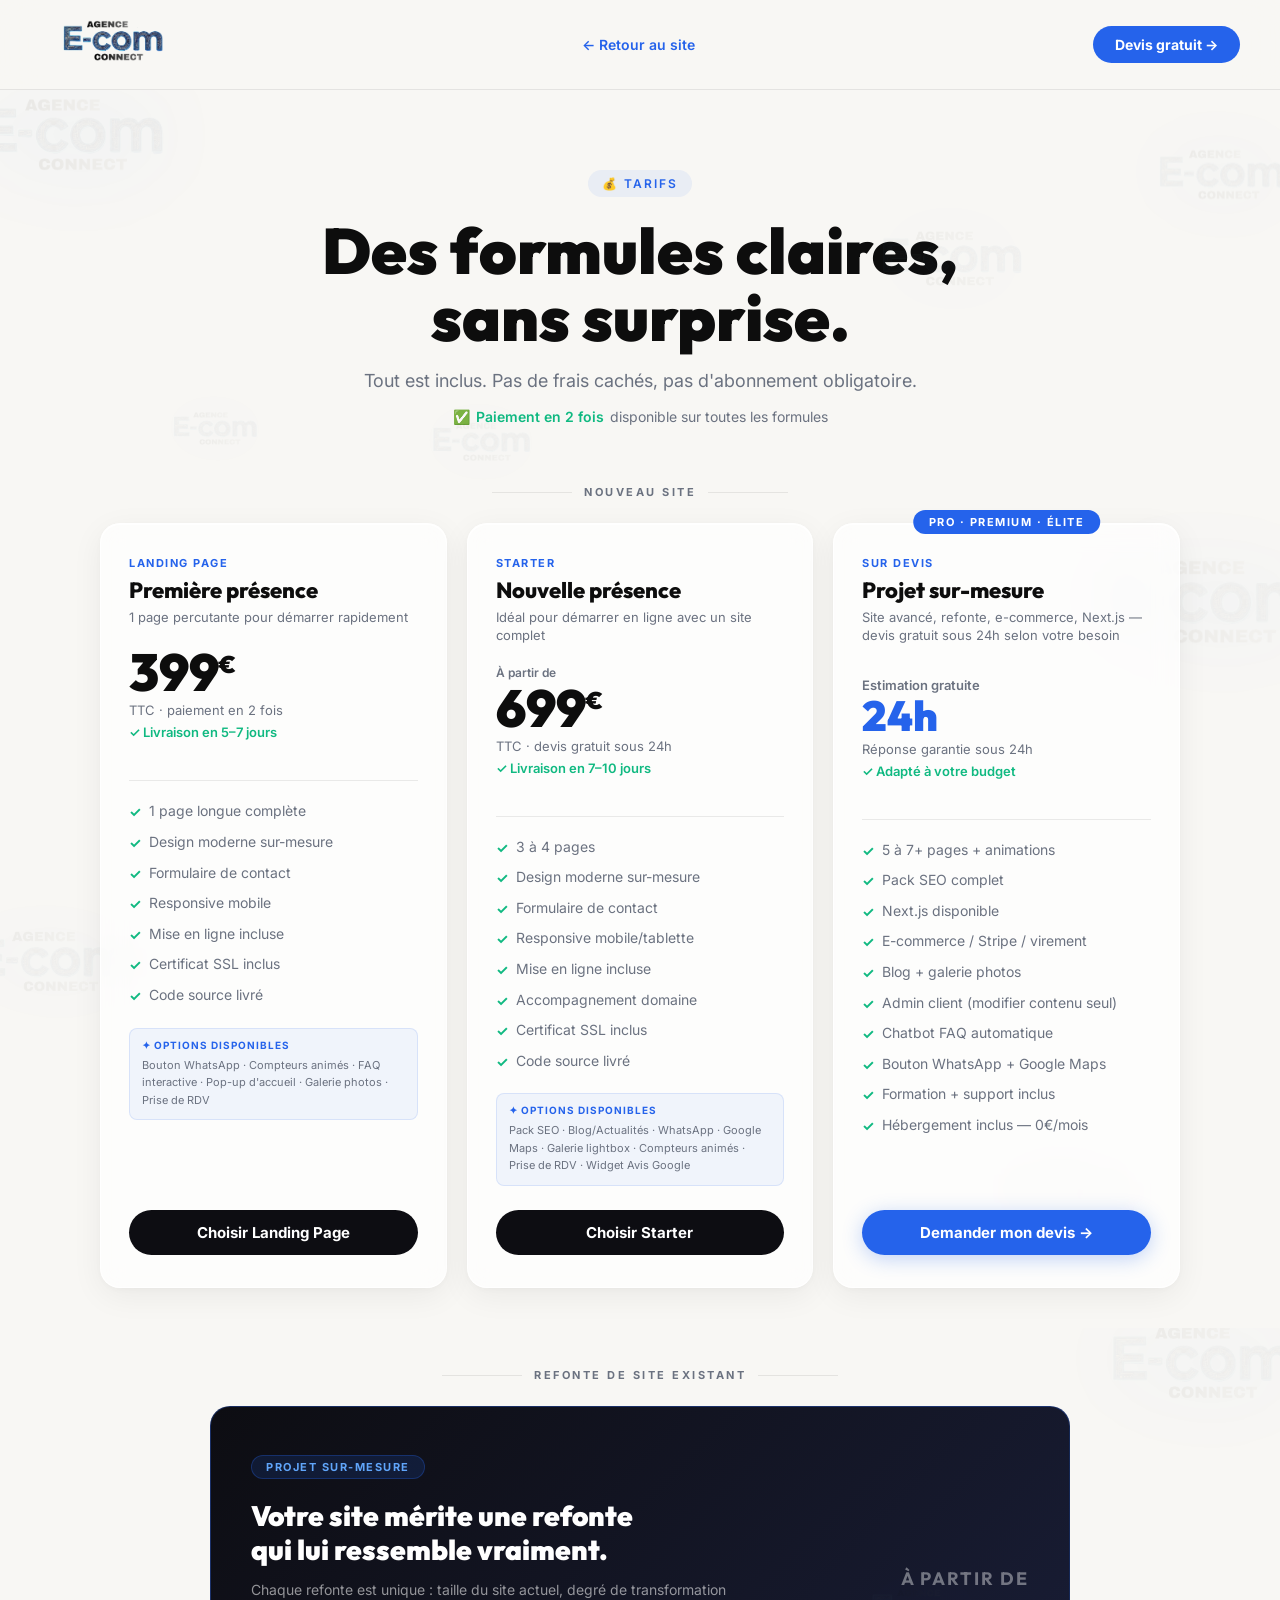
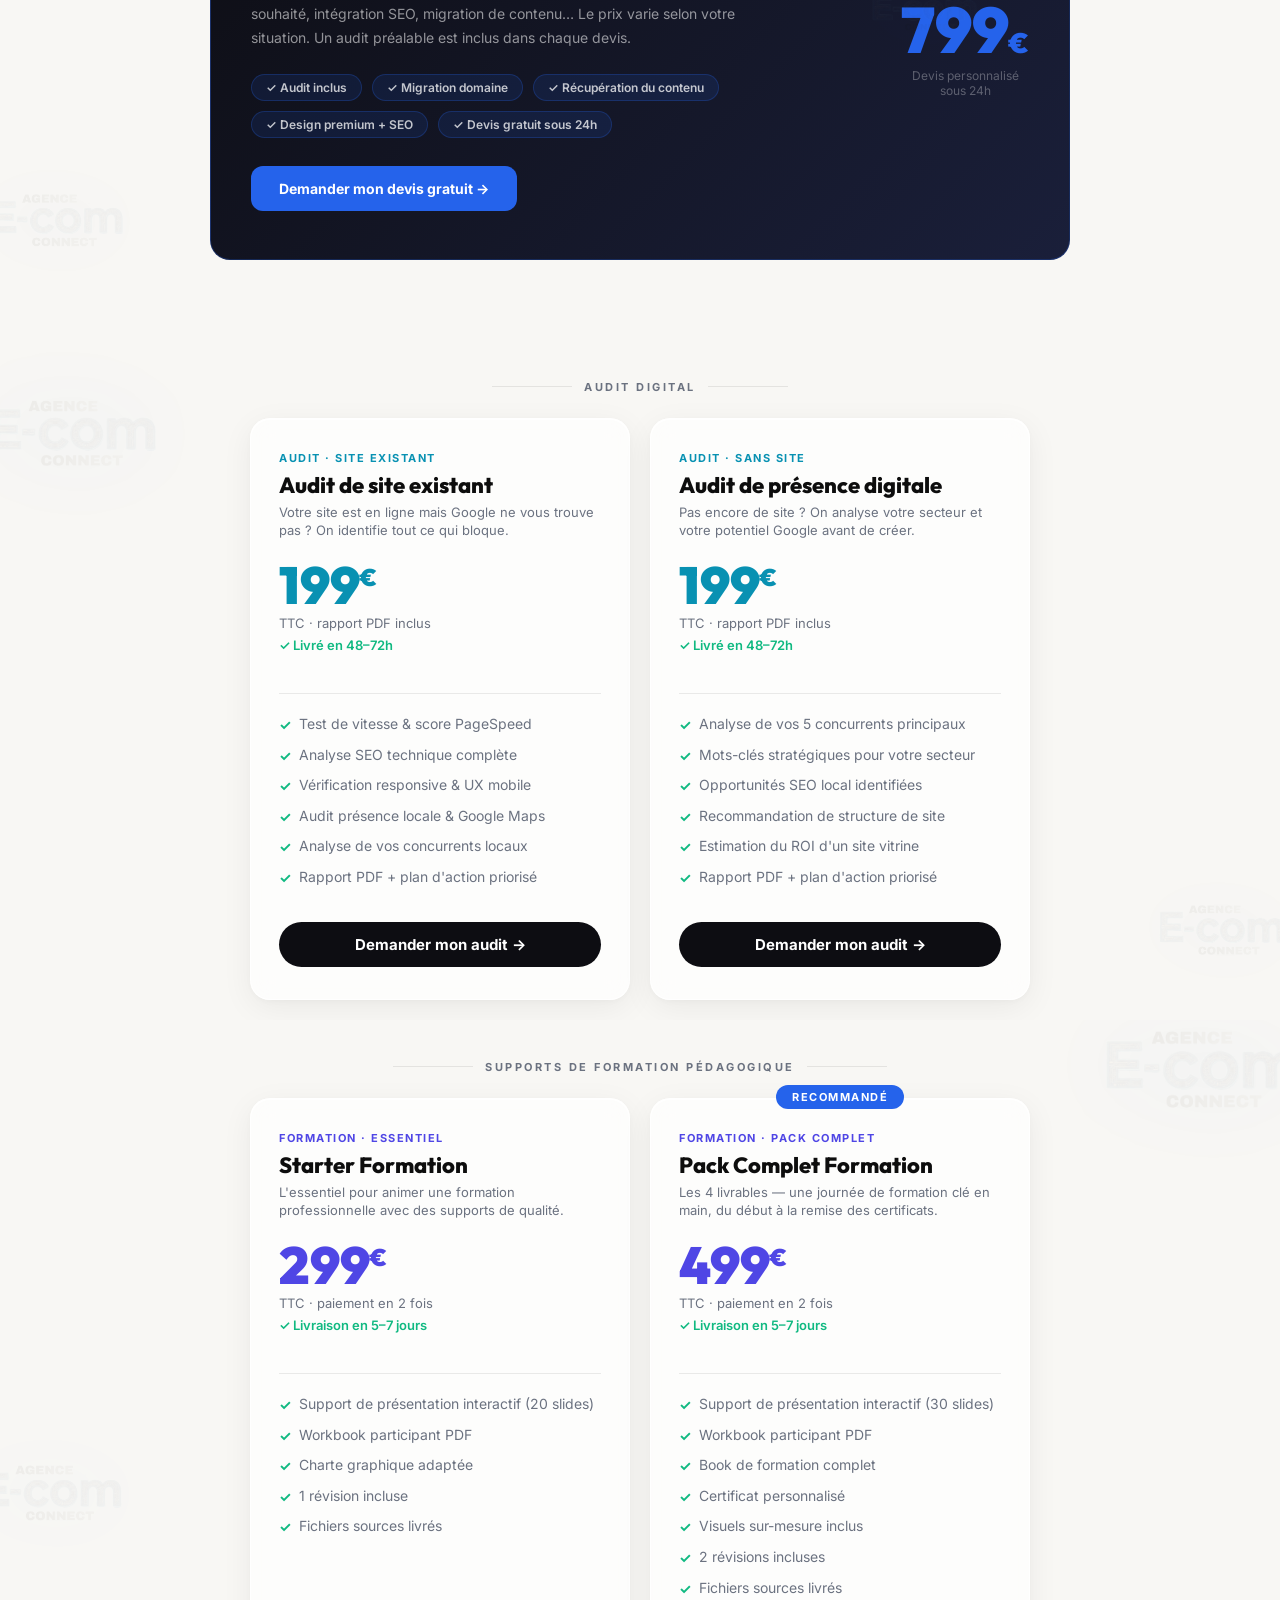
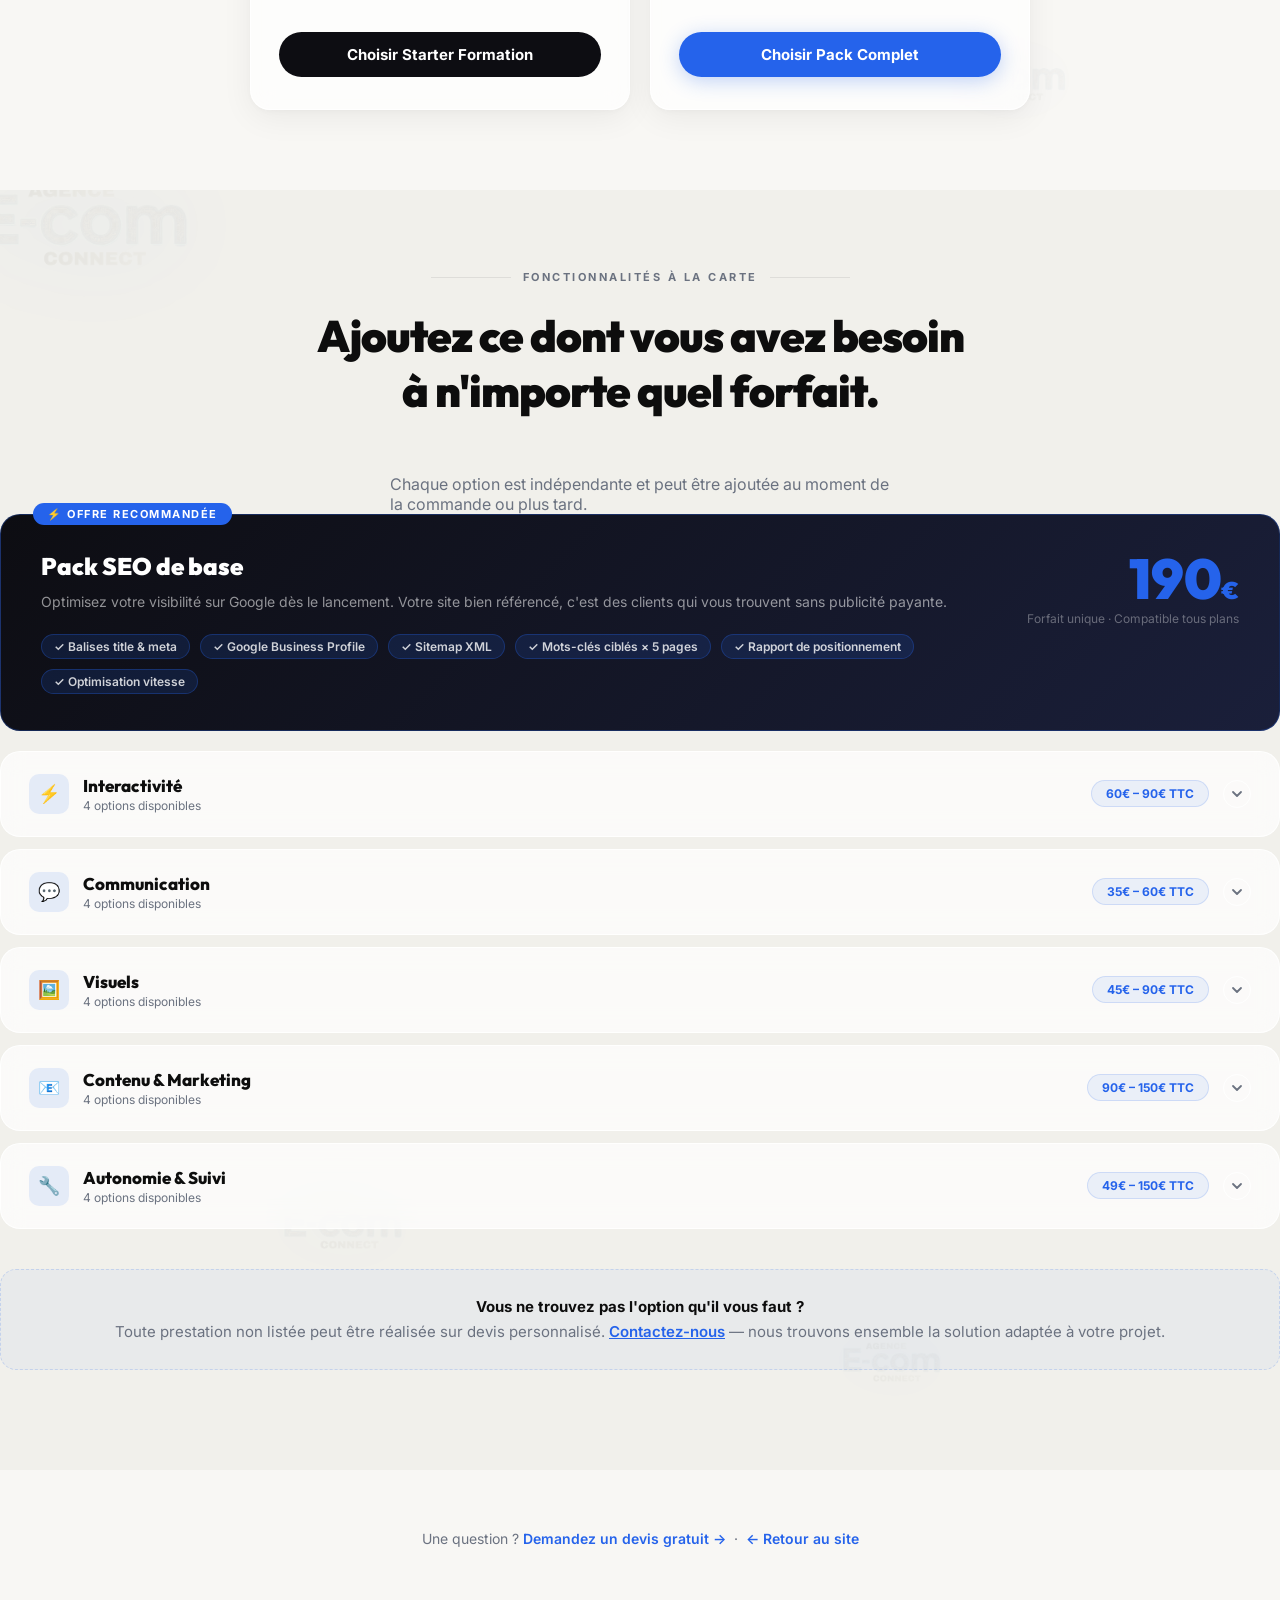
<file: tarifs.html>
<!DOCTYPE html>
<html lang="fr">
<head>
  <meta charset="UTF-8" />
  <meta name="viewport" content="width=device-width, initial-scale=1.0" />
  <title>Tarifs Création Site Internet Lens | E.Com Connect — Agence Web 62</title>
  <meta name="description" content="Prix clairs pour votre site vitrine à Lens (62) : Landing Page 399€, Starter à partir de 699€, projets avancés sur devis. Agence web Lens, Béthune, Arras. Devis gratuit sous 24h." />
  <link rel="canonical" href="https://e-comconnect.com/tarifs.html" />
  <link rel="icon" href="favicon.png" />
  <meta property="og:type" content="website" />
  <meta property="og:url" content="https://e-comconnect.com/tarifs.html" />
  <meta property="og:title" content="Tarifs — E.Com Connect | Sites Vitrines Sur Mesure" />
  <meta property="og:description" content="Landing Page 399€ · Starter à partir de 699€ · Projets avancés sur devis. Devis gratuit sous 24h." />
  <meta property="og:image" content="https://e-comconnect.com/banniere-hero.png" />
  <meta property="og:locale" content="fr_FR" />
  <meta property="og:site_name" content="E.Com Connect" />

  <!-- BreadcrumbList + PriceSpecification Schema -->
  <script type="application/ld+json">
  {
    "@context": "https://schema.org",
    "@type": "BreadcrumbList",
    "itemListElement": [
      { "@type": "ListItem", "position": 1, "name": "Accueil", "item": "https://e-comconnect.com/" },
      { "@type": "ListItem", "position": 2, "name": "Tarifs", "item": "https://e-comconnect.com/tarifs.html" }
    ]
  }
  </script>

  <link rel="preconnect" href="https://fonts.googleapis.com" />
  <link rel="preconnect" href="https://fonts.gstatic.com" crossorigin />
  <link href="https://fonts.googleapis.com/css2?family=Outfit:wght@300;400;500;600;700;800;900&family=Inter:wght@300;400;500;600;700&display=swap" rel="stylesheet" />
  <style>
    *, *::before, *::after { margin:0; padding:0; box-sizing:border-box; }
    html { scroll-behavior:smooth; font-size:16px; overflow-x:hidden; }
    body { font-family:'Inter',sans-serif; background:#f8f7f4; color:#0d0d0d; overflow-x:hidden; -webkit-font-smoothing:antialiased; }
    h1,h2,h3,h4 { font-family:'Outfit',sans-serif; }

    :root {
      --bg:#f8f7f4; --bg-alt:#f1f0eb; --bg-dark:#0d0d12;
      --text:#0d0d0d; --text-muted:#6b7280;
      --accent:#2563eb; --accent-2:#1d4ed8;
      --green:#10b981; --border:rgba(0,0,0,0.08);
      --glass-bg:rgba(255,255,255,0.68); --glass-border:rgba(255,255,255,0.85);
      --shadow-md:0 4px 20px rgba(0,0,0,0.07),0 2px 6px rgba(0,0,0,0.04);
      --shadow-glass:0 8px 32px rgba(0,0,0,0.06),0 2px 8px rgba(0,0,0,0.03),inset 0 1px 0 rgba(255,255,255,0.9);
      --shadow-blue:0 4px 20px rgba(37,99,235,0.28);
      --radius:12px; --radius-lg:20px; --transition:0.25s cubic-bezier(0.4,0,0.2,1);
    }

    /* ─── NAV ─── */
    .nav {
      position:sticky; top:0; z-index:100;
      background:rgba(248,247,244,0.92);
      backdrop-filter:blur(20px);
      border-bottom:1px solid var(--border);
      padding:0 40px; height:90px;
      display:flex; align-items:center; justify-content:space-between;
    }
    .nav-logo { display:flex; align-items:center; gap:10px; text-decoration:none; }
    .nav-logo img { height:80px; }
    .nav-back { display:flex; align-items:center; gap:6px; color:var(--accent); font-size:14px; font-weight:600; text-decoration:none; transition:var(--transition); }
    .nav-back:hover { opacity:0.75; }
    .nav-cta { background:var(--accent); color:#fff; padding:10px 22px; border-radius:999px; font-size:14px; font-weight:700; text-decoration:none; transition:var(--transition); }
    .nav-cta:hover { background:var(--accent-2); }

    /* ─── HERO ─── */
    .page-hero { padding:80px 40px 60px; text-align:center; }
    .page-eyebrow { display:inline-flex; align-items:center; gap:8px; font-size:12px; font-weight:600; text-transform:uppercase; letter-spacing:2px; color:var(--accent); background:rgba(37,99,235,0.07); padding:6px 14px; border-radius:999px; margin-bottom:20px; }
    .page-title { font-family:'Outfit',sans-serif; font-size:clamp(36px,6vw,64px); font-weight:900; line-height:1.05; margin-bottom:16px; }
    .page-subtitle { font-size:18px; color:var(--text-muted); max-width:560px; margin:0 auto 12px; line-height:1.6; }
    .page-note { font-size:14px; color:var(--text-muted); display:flex; align-items:center; justify-content:center; gap:6px; }
    .page-note span { color:var(--green); font-weight:600; }

    /* ─── CONTAINER ─── */
    .container { max-width:1160px; margin:0 auto; padding:0 40px; }

    /* ─── SECTION LABEL ─── */
    .section-label {
      text-align:center; font-size:11px; font-weight:700; text-transform:uppercase;
      letter-spacing:2.5px; color:var(--text-muted); margin-bottom:24px;
      display:flex; align-items:center; justify-content:center; gap:12px;
    }
    .section-label::before, .section-label::after { content:''; flex:1; max-width:80px; height:1px; background:var(--border); }

    /* ─── GRILLE PRINCIPALE (3 colonnes) ─── */
    .pricing-main { display:grid; grid-template-columns:repeat(3,1fr); gap:20px; margin-bottom:20px; align-items:stretch; }

    /* ─── GRILLE REFONTE (2 colonnes centrées) ─── */
    .pricing-refonte { display:grid; grid-template-columns:repeat(2,1fr); gap:20px; max-width:780px; margin:0 auto; align-items:stretch; }

    /* ─── CARD ─── */
    .pricing-card {
      background:var(--glass-bg);
      border:1px solid var(--glass-border);
      backdrop-filter:blur(12px);
      border-radius:var(--radius-lg);
      box-shadow:var(--shadow-glass);
      padding:32px 28px;
      position:relative;
      /* flex column pour coller le bouton en bas */
      display:flex; flex-direction:column;
      transition:background var(--transition), color var(--transition), border-color var(--transition), transform var(--transition), box-shadow var(--transition);
    }
    /* Hover → carte devient noire */
    .pricing-card:hover {
      background:var(--bg-dark);
      border-color:rgba(255,255,255,0.08);
      color:#fff;
      transform:translateY(-4px);
    }
    .pricing-card:hover .pricing-period,
    .pricing-card:hover .pf-item { color:rgba(255,255,255,0.6); }
    .pricing-card:hover .pf-check { color:#34d399; }
    .pricing-card:hover .pricing-divider { border-color:rgba(255,255,255,0.1); }
    .pricing-card:hover .pricing-tag { color:rgba(255,255,255,0.5); }
    .pricing-card:hover .pricing-desc { color:rgba(255,255,255,0.5); }
    .pricing-card:hover .pricing-cta-dark { background:#fff; color:#0d0d12; }
    .pricing-card:hover .pricing-cta-blue { background:var(--accent); color:#fff; }

    .featured-badge {
      position:absolute; top:-14px; left:50%; transform:translateX(-50%);
      background:var(--accent); color:#fff; font-size:11px; font-weight:700;
      text-transform:uppercase; letter-spacing:1.5px; padding:5px 16px; border-radius:999px;
      white-space:nowrap;
    }

    .pricing-tag { font-size:11px; font-weight:700; text-transform:uppercase; letter-spacing:1.5px; color:var(--accent); margin-bottom:6px; transition:color var(--transition); }
    .pricing-name { font-family:'Outfit',sans-serif; font-size:22px; font-weight:800; margin-bottom:4px; }
    .pricing-desc { font-size:13px; color:var(--text-muted); margin-bottom:20px; line-height:1.4; transition:color var(--transition); }
    .pricing-price { font-family:'Outfit',sans-serif; font-size:52px; font-weight:900; line-height:1; margin-bottom:4px; }
    .pricing-price sup { font-size:24px; vertical-align:super; }
    .pricing-period { font-size:13px; color:var(--text-muted); margin-bottom:6px; transition:color var(--transition); }
    .pricing-delivery { font-size:13px; color:var(--green); font-weight:600; margin-bottom:20px; }
    .pricing-divider { border:none; border-top:1px solid var(--border); margin:20px 0; transition:border-color var(--transition); }

    /* Spacer pour pousser le bouton en bas */
    .pricing-spacer { flex:1; }

    .pf-item { font-size:14px; color:var(--text-muted); margin-bottom:10px; display:flex; align-items:flex-start; gap:8px; line-height:1.4; transition:color var(--transition); }
    .pf-check { color:var(--green); font-weight:700; flex-shrink:0; margin-top:1px; transition:color var(--transition); }

    .pricing-cta {
      display:block; width:100%; text-align:center; margin-top:24px;
      padding:13px 20px; border-radius:999px; font-size:15px; font-weight:700;
      text-decoration:none; transition:all var(--transition);
    }
    .pricing-cta-dark { background:#0d0d12; color:#fff; }
    .pricing-cta-dark:hover { background:#1a1a2e; }
    .pricing-cta-blue { background:var(--accent); color:#fff; box-shadow:var(--shadow-blue); }
    .pricing-cta-blue:hover { background:var(--accent-2); }

    /* ─── OPTIONS ─── */
    .options-grid { display:grid; grid-template-columns:repeat(4,1fr); gap:14px; margin-top:20px; }
    .option-chip {
      background:var(--glass-bg); border:1px solid var(--glass-border);
      backdrop-filter:blur(12px); border-radius:var(--radius);
      padding:18px 16px; text-align:left;
      box-shadow:var(--shadow-glass);
    }
    .option-title { font-size:14px; font-weight:700; margin-bottom:6px; }
    .option-price { font-size:18px; font-weight:800; color:var(--accent); font-family:'Outfit',sans-serif; }
    .option-desc { font-size:12px; color:var(--text-muted); margin-top:4px; }

    /* ─── FOOTER NOTE ─── */
    .footer-note { text-align:center; padding:60px 40px; font-size:14px; color:var(--text-muted); }
    .footer-note a { color:var(--accent); font-weight:600; text-decoration:none; }

    /* ─── LOGOS FLOTTANTS ─── */
    .page-hero { position:relative; overflow:hidden; }
    .pricing-bg-wrap { position:relative; overflow:hidden; }
    @keyframes floatA {
      0%,100% { transform: translateY(0) rotate(-6deg) scale(1); }
      33%      { transform: translateY(-28px) rotate(4deg) scale(1.04); }
      66%      { transform: translateY(14px) rotate(-2deg) scale(0.97); }
    }
    @keyframes floatB {
      0%,100% { transform: translateX(0) rotate(8deg) scale(1); }
      50%      { transform: translateX(-22px) rotate(-5deg) scale(1.06); }
    }
    @keyframes floatC {
      0%,100% { transform: translateX(0) translateY(0) rotate(3deg); }
      40%      { transform: translateX(20px) translateY(-18px) rotate(-4deg); }
      70%      { transform: translateX(-10px) translateY(10px) rotate(6deg); }
    }

    /* ─── RESPONSIVE ─── */
    @media (max-width:900px) {
      .pricing-main { grid-template-columns:1fr; }
      .pricing-refonte { grid-template-columns:1fr; max-width:480px; }
      .options-grid { grid-template-columns:1fr 1fr; }
      .nav { padding:0 20px; }
      .container { padding:0 20px; }
      .page-hero { padding:60px 20px 40px; }
    }
    @media (max-width:540px) {
      .options-grid { grid-template-columns:1fr; }
    }
  </style>
</head>
<body>

  <!-- ─── NAV ─── -->
  <nav class="nav">
    <a href="index.html" class="nav-logo">
      <img src="logo-circuit.png" alt="E.Com Connect" />
    </a>
    <a href="index.html" class="nav-back">← Retour au site</a>
    <a href="checklist-client.html" class="nav-cta">Devis gratuit →</a>
  </nav>

  <!-- ─── HERO ─── -->
  <div class="page-hero">
    <!-- Logos flottants fond -->
    <img src="logo-circuit.png" alt="" role="presentation" style="position:absolute;width:260px;top:-20px;left:-60px;opacity:0.055;filter:drop-shadow(0 0 40px #2563eb) drop-shadow(0 0 80px rgba(37,99,235,0.5));animation:floatA 14s ease-in-out infinite;pointer-events:none;">
    <img src="logo-circuit.png" alt="" role="presentation" style="position:absolute;width:180px;top:10%;right:-30px;opacity:0.045;filter:drop-shadow(0 0 35px #2563eb) drop-shadow(0 0 60px rgba(37,99,235,0.4));animation:floatB 18s ease-in-out infinite 2s;pointer-events:none;">
    <img src="logo-circuit.png" alt="" role="presentation" style="position:absolute;width:140px;bottom:0;left:32%;opacity:0.04;filter:drop-shadow(0 0 30px #2563eb);animation:floatC 22s ease-in-out infinite 5s;pointer-events:none;">
    <img src="logo-circuit.png" alt="" role="presentation" style="position:absolute;width:200px;top:30%;right:18%;opacity:0.035;filter:drop-shadow(0 0 45px #4f8fff);animation:floatA 20s ease-in-out infinite 8s;pointer-events:none;">
    <img src="logo-circuit.png" alt="" role="presentation" style="position:absolute;width:120px;bottom:5%;left:12%;opacity:0.04;filter:drop-shadow(0 0 25px #2563eb);animation:floatB 16s ease-in-out infinite 4s;pointer-events:none;">
    <div class="page-eyebrow">💰 Tarifs</div>
    <h1 class="page-title">Des formules claires,<br>sans surprise.</h1>
    <p class="page-subtitle">Tout est inclus. Pas de frais cachés, pas d'abonnement obligatoire.</p>
    <div class="page-note">✅ <span>Paiement en 2 fois</span> disponible sur toutes les formules</div>
  </div>

  <!-- ─── GRILLE PRINCIPALE ─── -->
  <section style="padding:0 0 20px;position:relative;overflow:hidden;">
    <!-- Logos flottants fond section -->
    <img src="logo-circuit.png" alt="" role="presentation" style="position:absolute;width:300px;top:5%;right:-80px;opacity:0.04;filter:drop-shadow(0 0 40px #2563eb) drop-shadow(0 0 70px rgba(37,99,235,0.4));animation:floatC 24s ease-in-out infinite 1s;pointer-events:none;">
    <img src="logo-circuit.png" alt="" role="presentation" style="position:absolute;width:220px;top:50%;left:-60px;opacity:0.04;filter:drop-shadow(0 0 35px #2563eb);animation:floatA 19s ease-in-out infinite 6s;pointer-events:none;">
    <img src="logo-circuit.png" alt="" role="presentation" style="position:absolute;width:170px;bottom:10%;right:10%;opacity:0.035;filter:drop-shadow(0 0 30px #4f8fff);animation:floatB 21s ease-in-out infinite 3s;pointer-events:none;">
    <div class="container">
      <div class="section-label">Nouveau site</div>
      <div class="pricing-main">

        <!-- Landing Page -->
        <div class="pricing-card">
          <div class="pricing-tag">Landing Page</div>
          <div class="pricing-name">Première présence</div>
          <div class="pricing-desc">1 page percutante pour démarrer rapidement</div>
          <div class="pricing-price">399<sup>€</sup></div>
          <div class="pricing-period">TTC · paiement en 2 fois</div>
          <div class="pricing-delivery">✓ Livraison en 5–7 jours</div>
          <hr class="pricing-divider" />
          <div class="pf-item"><span class="pf-check">✓</span>1 page longue complète</div>
          <div class="pf-item"><span class="pf-check">✓</span>Design moderne sur-mesure</div>
          <div class="pf-item"><span class="pf-check">✓</span>Formulaire de contact</div>
          <div class="pf-item"><span class="pf-check">✓</span>Responsive mobile</div>
          <div class="pf-item"><span class="pf-check">✓</span>Mise en ligne incluse</div>
          <div class="pf-item"><span class="pf-check">✓</span>Certificat SSL inclus</div>
          <div class="pf-item"><span class="pf-check">✓</span>Code source livré</div>
          <div style="margin-top:12px;padding:10px 12px;background:rgba(37,99,235,0.06);border-radius:8px;border:1px solid rgba(37,99,235,0.12);">
            <div style="font-size:10px;font-weight:700;color:var(--accent);text-transform:uppercase;letter-spacing:1px;margin-bottom:6px;">✦ Options disponibles</div>
            <div style="font-size:11px;color:var(--text-muted);line-height:1.6;">Bouton WhatsApp · Compteurs animés · FAQ interactive · Pop-up d'accueil · Galerie photos · Prise de RDV</div>
          </div>
          <div class="pricing-spacer"></div>
          <a href="checklist-client.html" class="pricing-cta pricing-cta-dark">Choisir Landing Page</a>
        </div>

        <!-- Starter -->
        <div class="pricing-card">
          <div class="pricing-tag">Starter</div>
          <div class="pricing-name">Nouvelle présence</div>
          <div class="pricing-desc">Idéal pour démarrer en ligne avec un site complet</div>
          <div style="font-size:12px;font-weight:600;color:var(--text-muted);margin-bottom:2px;">À partir de</div>
          <div class="pricing-price">699<sup>€</sup></div>
          <div class="pricing-period">TTC · devis gratuit sous 24h</div>
          <div class="pricing-delivery">✓ Livraison en 7–10 jours</div>
          <hr class="pricing-divider" />
          <div class="pf-item"><span class="pf-check">✓</span>3 à 4 pages</div>
          <div class="pf-item"><span class="pf-check">✓</span>Design moderne sur-mesure</div>
          <div class="pf-item"><span class="pf-check">✓</span>Formulaire de contact</div>
          <div class="pf-item"><span class="pf-check">✓</span>Responsive mobile/tablette</div>
          <div class="pf-item"><span class="pf-check">✓</span>Mise en ligne incluse</div>
          <div class="pf-item"><span class="pf-check">✓</span>Accompagnement domaine</div>
          <div class="pf-item"><span class="pf-check">✓</span>Certificat SSL inclus</div>
          <div class="pf-item"><span class="pf-check">✓</span>Code source livré</div>
          <div style="margin-top:12px;padding:10px 12px;background:rgba(37,99,235,0.06);border-radius:8px;border:1px solid rgba(37,99,235,0.12);">
            <div style="font-size:10px;font-weight:700;color:var(--accent);text-transform:uppercase;letter-spacing:1px;margin-bottom:6px;">✦ Options disponibles</div>
            <div style="font-size:11px;color:var(--text-muted);line-height:1.6;">Pack SEO · Blog/Actualités · WhatsApp · Google Maps · Galerie lightbox · Compteurs animés · Prise de RDV · Widget Avis Google</div>
          </div>
          <div class="pricing-spacer"></div>
          <a href="checklist-client.html" class="pricing-cta pricing-cta-dark">Choisir Starter</a>
        </div>

        <!-- Pro / Premium / Elite -->
        <div class="pricing-card">
          <div class="featured-badge">Pro · Premium · Élite</div>
          <div class="pricing-tag">Sur devis</div>
          <div class="pricing-name">Projet sur-mesure</div>
          <div class="pricing-desc">Site avancé, refonte, e-commerce, Next.js — devis gratuit sous 24h selon votre besoin</div>
          <div style="font-size:13px;font-weight:600;color:var(--text-muted);margin-bottom:2px;margin-top:12px;">Estimation gratuite</div>
          <div style="font-family:'Outfit',sans-serif;font-size:42px;font-weight:900;line-height:1;margin-bottom:4px;color:var(--accent);">24h</div>
          <div class="pricing-period">Réponse garantie sous 24h</div>
          <div class="pricing-delivery">✓ Adapté à votre budget</div>
          <hr class="pricing-divider" />
          <div class="pf-item"><span class="pf-check">✓</span>5 à 7+ pages + animations</div>
          <div class="pf-item"><span class="pf-check">✓</span>Pack SEO complet</div>
          <div class="pf-item"><span class="pf-check">✓</span>Next.js disponible</div>
          <div class="pf-item"><span class="pf-check">✓</span>E-commerce / Stripe / virement</div>
          <div class="pf-item"><span class="pf-check">✓</span>Blog + galerie photos</div>
          <div class="pf-item"><span class="pf-check">✓</span>Admin client (modifier contenu seul)</div>
          <div class="pf-item"><span class="pf-check">✓</span>Chatbot FAQ automatique</div>
          <div class="pf-item"><span class="pf-check">✓</span>Bouton WhatsApp + Google Maps</div>
          <div class="pf-item"><span class="pf-check">✓</span>Formation + support inclus</div>
          <div class="pf-item"><span class="pf-check">✓</span>Hébergement inclus — 0€/mois</div>
          <div class="pricing-spacer"></div>
          <a href="checklist-client.html" class="pricing-cta pricing-cta-blue">Demander mon devis →</a>
        </div>

      </div>
    </div>
  </section>

  <!-- ─── GRILLE REFONTE ─── -->
  <section style="padding:40px 0 80px;position:relative;overflow:hidden;">
    <img src="logo-circuit.png" alt="" role="presentation" style="position:absolute;width:260px;top:-30px;right:-50px;opacity:0.045;filter:drop-shadow(0 0 40px #2563eb) drop-shadow(0 0 70px rgba(37,99,235,0.4));animation:floatB 17s ease-in-out infinite;pointer-events:none;">
    <img src="logo-circuit.png" alt="" role="presentation" style="position:absolute;width:190px;bottom:10%;left:-40px;opacity:0.04;filter:drop-shadow(0 0 35px #2563eb);animation:floatA 21s ease-in-out infinite 4s;pointer-events:none;">
    <img src="logo-circuit.png" alt="" role="presentation" style="position:absolute;width:150px;top:40%;right:22%;opacity:0.035;filter:drop-shadow(0 0 28px #4f8fff);animation:floatC 25s ease-in-out infinite 7s;pointer-events:none;">
    <div class="container">
      <div class="section-label">Refonte de site existant</div>

      <!-- Bloc Sur Devis -->
      <div style="background:linear-gradient(135deg,#0d0d12 0%,#1a1f3a 100%);border:1px solid rgba(37,99,235,0.3);border-radius:20px;padding:48px 40px;max-width:860px;margin:0 auto;">
        <div style="display:grid;grid-template-columns:1fr auto;gap:32px;align-items:center;flex-wrap:wrap;">
          <div>
            <div style="display:inline-block;background:rgba(37,99,235,0.15);border:1px solid rgba(37,99,235,0.3);color:#60a5fa;font-size:11px;font-weight:700;text-transform:uppercase;letter-spacing:1.5px;padding:4px 14px;border-radius:999px;margin-bottom:20px;">Projet sur-mesure</div>
            <h3 style="font-family:'Outfit',sans-serif;font-size:28px;font-weight:900;color:#fff;margin-bottom:12px;line-height:1.2;">Votre site mérite une refonte<br>qui lui ressemble vraiment.</h3>
            <p style="font-size:14px;color:rgba(255,255,255,0.55);line-height:1.7;margin-bottom:24px;max-width:520px;">Chaque refonte est unique : taille du site actuel, degré de transformation souhaité, intégration SEO, migration de contenu… Le prix varie selon votre situation. Un audit préalable est inclus dans chaque devis.</p>
            <div style="display:flex;flex-wrap:wrap;gap:10px;margin-bottom:28px;">
              <span style="background:rgba(37,99,235,0.12);border:1px solid rgba(37,99,235,0.25);color:rgba(255,255,255,0.75);font-size:12px;font-weight:600;padding:5px 14px;border-radius:999px;">✓ Audit inclus</span>
              <span style="background:rgba(37,99,235,0.12);border:1px solid rgba(37,99,235,0.25);color:rgba(255,255,255,0.75);font-size:12px;font-weight:600;padding:5px 14px;border-radius:999px;">✓ Migration domaine</span>
              <span style="background:rgba(37,99,235,0.12);border:1px solid rgba(37,99,235,0.25);color:rgba(255,255,255,0.75);font-size:12px;font-weight:600;padding:5px 14px;border-radius:999px;">✓ Récupération du contenu</span>
              <span style="background:rgba(37,99,235,0.12);border:1px solid rgba(37,99,235,0.25);color:rgba(255,255,255,0.75);font-size:12px;font-weight:600;padding:5px 14px;border-radius:999px;">✓ Design premium + SEO</span>
              <span style="background:rgba(37,99,235,0.12);border:1px solid rgba(37,99,235,0.25);color:rgba(255,255,255,0.75);font-size:12px;font-weight:600;padding:5px 14px;border-radius:999px;">✓ Devis gratuit sous 24h</span>
            </div>
            <a href="checklist-client.html" style="display:inline-block;background:#2563eb;color:#fff;font-size:14px;font-weight:700;padding:14px 28px;border-radius:12px;text-decoration:none;transition:background .2s;">Demander mon devis gratuit →</a>
          </div>
          <div style="text-align:center;flex-shrink:0;">
            <div style="font-family:'Outfit',sans-serif;font-size:18px;font-weight:700;color:rgba(255,255,255,0.4);text-transform:uppercase;letter-spacing:2px;margin-bottom:8px;">À partir de</div>
            <div style="font-family:'Outfit',sans-serif;font-size:64px;font-weight:900;color:#2563eb;line-height:1;">799<span style="font-size:28px;">€</span></div>
            <div style="font-size:12px;color:rgba(255,255,255,0.3);margin-top:6px;">Devis personnalisé<br>sous 24h</div>
          </div>
        </div>
      </div>
    </div>
  </section>

  <!-- ─── AUDIT DIGITAL ─── -->
  <section id="audit" style="padding:40px 0 20px;position:relative;overflow:hidden;">
    <img src="logo-circuit.png" alt="" role="presentation" style="position:absolute;width:240px;top:5%;left:-50px;opacity:0.045;filter:drop-shadow(0 0 40px #2563eb) drop-shadow(0 0 60px rgba(37,99,235,0.4));animation:floatA 15s ease-in-out infinite 2s;pointer-events:none;">
    <img src="logo-circuit.png" alt="" role="presentation" style="position:absolute;width:180px;bottom:5%;right:-30px;opacity:0.04;filter:drop-shadow(0 0 32px #2563eb);animation:floatC 20s ease-in-out infinite 5s;pointer-events:none;">
    <div class="container">
      <div class="section-label">Audit digital</div>
      <div class="pricing-refonte">

        <!-- Audit site existant -->
        <div class="pricing-card">
          <div class="pricing-tag" style="color:#0891b2;">Audit · Site existant</div>
          <div class="pricing-name">Audit de site existant</div>
          <div class="pricing-desc">Votre site est en ligne mais Google ne vous trouve pas ? On identifie tout ce qui bloque.</div>
          <div class="pricing-price" style="color:#0891b2;">199<sup>€</sup></div>
          <div class="pricing-period">TTC · rapport PDF inclus</div>
          <div class="pricing-delivery">✓ Livré en 48–72h</div>
          <hr class="pricing-divider" />
          <div class="pf-item"><span class="pf-check">✓</span>Test de vitesse & score PageSpeed</div>
          <div class="pf-item"><span class="pf-check">✓</span>Analyse SEO technique complète</div>
          <div class="pf-item"><span class="pf-check">✓</span>Vérification responsive & UX mobile</div>
          <div class="pf-item"><span class="pf-check">✓</span>Audit présence locale & Google Maps</div>
          <div class="pf-item"><span class="pf-check">✓</span>Analyse de vos concurrents locaux</div>
          <div class="pf-item"><span class="pf-check">✓</span>Rapport PDF + plan d'action priorisé</div>
          <div class="pricing-spacer"></div>
          <a href="mailto:contact@e-comconnect.com?subject=Demande d'audit digital" class="pricing-cta pricing-cta-dark">Demander mon audit →</a>
        </div>

        <!-- Audit sans site -->
        <div class="pricing-card">
          <div class="pricing-tag" style="color:#0891b2;">Audit · Sans site</div>
          <div class="pricing-name">Audit de présence digitale</div>
          <div class="pricing-desc">Pas encore de site ? On analyse votre secteur et votre potentiel Google avant de créer.</div>
          <div class="pricing-price" style="color:#0891b2;">199<sup>€</sup></div>
          <div class="pricing-period">TTC · rapport PDF inclus</div>
          <div class="pricing-delivery">✓ Livré en 48–72h</div>
          <hr class="pricing-divider" />
          <div class="pf-item"><span class="pf-check">✓</span>Analyse de vos 5 concurrents principaux</div>
          <div class="pf-item"><span class="pf-check">✓</span>Mots-clés stratégiques pour votre secteur</div>
          <div class="pf-item"><span class="pf-check">✓</span>Opportunités SEO local identifiées</div>
          <div class="pf-item"><span class="pf-check">✓</span>Recommandation de structure de site</div>
          <div class="pf-item"><span class="pf-check">✓</span>Estimation du ROI d'un site vitrine</div>
          <div class="pf-item"><span class="pf-check">✓</span>Rapport PDF + plan d'action priorisé</div>
          <div class="pricing-spacer"></div>
          <a href="mailto:contact@e-comconnect.com?subject=Demande d'audit digital" class="pricing-cta pricing-cta-dark">Demander mon audit →</a>
        </div>

      </div>
    </div>
  </section>

  <!-- ─── FORMATION PÉDAGOGIQUE ─── -->
  <section id="formation" style="padding:40px 0 80px;position:relative;overflow:hidden;">
    <img src="logo-circuit.png" alt="" role="presentation" style="position:absolute;width:280px;top:-20px;right:-60px;opacity:0.045;filter:drop-shadow(0 0 40px #2563eb) drop-shadow(0 0 80px rgba(37,99,235,0.4));animation:floatB 18s ease-in-out infinite 1s;pointer-events:none;">
    <img src="logo-circuit.png" alt="" role="presentation" style="position:absolute;width:200px;top:55%;left:-50px;opacity:0.04;filter:drop-shadow(0 0 36px #4f8fff);animation:floatA 23s ease-in-out infinite 6s;pointer-events:none;">
    <img src="logo-circuit.png" alt="" role="presentation" style="position:absolute;width:160px;bottom:8%;right:15%;opacity:0.035;filter:drop-shadow(0 0 28px #2563eb);animation:floatC 19s ease-in-out infinite 9s;pointer-events:none;">
    <div class="container">
      <div class="section-label">Supports de formation pédagogique</div>
      <div class="pricing-refonte">

        <!-- Starter Formation -->
        <div class="pricing-card">
          <div class="pricing-tag" style="color:#4f46e5;">Formation · Essentiel</div>
          <div class="pricing-name">Starter Formation</div>
          <div class="pricing-desc">L'essentiel pour animer une formation professionnelle avec des supports de qualité.</div>
          <div class="pricing-price" style="color:#4f46e5;">299<sup>€</sup></div>
          <div class="pricing-period">TTC · paiement en 2 fois</div>
          <div class="pricing-delivery">✓ Livraison en 5–7 jours</div>
          <hr class="pricing-divider" />
          <div class="pf-item"><span class="pf-check">✓</span>Support de présentation interactif (20 slides)</div>
          <div class="pf-item"><span class="pf-check">✓</span>Workbook participant PDF</div>
          <div class="pf-item"><span class="pf-check">✓</span>Charte graphique adaptée</div>
          <div class="pf-item"><span class="pf-check">✓</span>1 révision incluse</div>
          <div class="pf-item"><span class="pf-check">✓</span>Fichiers sources livrés</div>
          <div class="pricing-spacer"></div>
          <a href="checklist-formation.html" class="pricing-cta pricing-cta-dark">Choisir Starter Formation</a>
        </div>

        <!-- Pack Complet Formation -->
        <div class="pricing-card">
          <div class="featured-badge">Recommandé</div>
          <div class="pricing-tag" style="color:#4f46e5;">Formation · Pack Complet</div>
          <div class="pricing-name">Pack Complet Formation</div>
          <div class="pricing-desc">Les 4 livrables — une journée de formation clé en main, du début à la remise des certificats.</div>
          <div class="pricing-price" style="color:#4f46e5;">499<sup>€</sup></div>
          <div class="pricing-period">TTC · paiement en 2 fois</div>
          <div class="pricing-delivery">✓ Livraison en 5–7 jours</div>
          <hr class="pricing-divider" />
          <div class="pf-item"><span class="pf-check">✓</span>Support de présentation interactif (30 slides)</div>
          <div class="pf-item"><span class="pf-check">✓</span>Workbook participant PDF</div>
          <div class="pf-item"><span class="pf-check">✓</span>Book de formation complet</div>
          <div class="pf-item"><span class="pf-check">✓</span>Certificat personnalisé</div>
          <div class="pf-item"><span class="pf-check">✓</span>Visuels sur-mesure inclus</div>
          <div class="pf-item"><span class="pf-check">✓</span>2 révisions incluses</div>
          <div class="pf-item"><span class="pf-check">✓</span>Fichiers sources livrés</div>
          <div class="pricing-spacer"></div>
          <a href="checklist-formation.html" class="pricing-cta pricing-cta-blue">Choisir Pack Complet</a>
        </div>

      </div>
    </div>
  </section>

  <!-- ─── OPTIONS À LA CARTE ─── -->
  <section style="padding:80px 0 100px; background:var(--bg-alt);position:relative;overflow:hidden;">
    <img src="logo-circuit.png" alt="" role="presentation" style="position:absolute;width:300px;top:-40px;left:-70px;opacity:0.045;filter:drop-shadow(0 0 40px #2563eb) drop-shadow(0 0 80px rgba(37,99,235,0.5));animation:floatA 16s ease-in-out infinite;pointer-events:none;">
    <img src="logo-circuit.png" alt="" role="presentation" style="position:absolute;width:220px;top:30%;right:-50px;opacity:0.04;filter:drop-shadow(0 0 36px #2563eb);animation:floatB 22s ease-in-out infinite 3s;pointer-events:none;">
    <img src="logo-circuit.png" alt="" role="presentation" style="position:absolute;width:170px;bottom:15%;left:20%;opacity:0.035;filter:drop-shadow(0 0 30px #4f8fff);animation:floatC 20s ease-in-out infinite 7s;pointer-events:none;">
    <img src="logo-circuit.png" alt="" role="presentation" style="position:absolute;width:140px;bottom:5%;right:25%;opacity:0.03;filter:drop-shadow(0 0 24px #2563eb);animation:floatA 26s ease-in-out infinite 11s;pointer-events:none;">
    <div class="container">

      <!-- Header -->
      <div style="text-align:center;margin-bottom:56px;">
        <div class="section-label">Fonctionnalités à la carte</div>
        <h2 style="font-family:'Outfit',sans-serif;font-size:clamp(28px,4vw,44px);font-weight:900;letter-spacing:-1px;margin-bottom:12px;">Ajoutez ce dont vous avez besoin<br>à n'importe quel forfait.</div>
        <p style="font-size:16px;color:var(--text-muted);max-width:500px;margin:0 auto;">Chaque option est indépendante et peut être ajoutée au moment de la commande ou plus tard.</p>
      </div>

      <!-- Pack SEO recommandé -->
      <div style="background:linear-gradient(135deg,#0d0d12 0%,#1a1f3a 100%);border:1px solid rgba(37,99,235,0.3);border-radius:20px;padding:36px 40px;margin-bottom:20px;position:relative;">
        <div style="position:absolute;top:-12px;left:32px;background:var(--accent);color:#fff;font-size:11px;font-weight:700;text-transform:uppercase;letter-spacing:1.5px;padding:4px 14px;border-radius:999px;">⚡ Offre recommandée</div>
        <div style="display:flex;align-items:flex-start;justify-content:space-between;gap:32px;flex-wrap:wrap;">
          <div style="flex:1;min-width:280px;">
            <h3 style="font-family:'Outfit',sans-serif;font-size:24px;font-weight:900;color:#fff;margin-bottom:10px;">Pack SEO de base</h3>
            <p style="font-size:14px;color:rgba(255,255,255,0.55);line-height:1.6;margin-bottom:20px;">Optimisez votre visibilité sur Google dès le lancement. Votre site bien référencé, c'est des clients qui vous trouvent sans publicité payante.</p>
            <div style="display:flex;flex-wrap:wrap;gap:10px;">
              <span style="background:rgba(37,99,235,0.15);border:1px solid rgba(37,99,235,0.3);color:rgba(255,255,255,0.8);font-size:12px;font-weight:600;padding:4px 12px;border-radius:999px;">✓ Balises title & meta</span>
              <span style="background:rgba(37,99,235,0.15);border:1px solid rgba(37,99,235,0.3);color:rgba(255,255,255,0.8);font-size:12px;font-weight:600;padding:4px 12px;border-radius:999px;">✓ Google Business Profile</span>
              <span style="background:rgba(37,99,235,0.15);border:1px solid rgba(37,99,235,0.3);color:rgba(255,255,255,0.8);font-size:12px;font-weight:600;padding:4px 12px;border-radius:999px;">✓ Sitemap XML</span>
              <span style="background:rgba(37,99,235,0.15);border:1px solid rgba(37,99,235,0.3);color:rgba(255,255,255,0.8);font-size:12px;font-weight:600;padding:4px 12px;border-radius:999px;">✓ Mots-clés ciblés × 5 pages</span>
              <span style="background:rgba(37,99,235,0.15);border:1px solid rgba(37,99,235,0.3);color:rgba(255,255,255,0.8);font-size:12px;font-weight:600;padding:4px 12px;border-radius:999px;">✓ Rapport de positionnement</span>
              <span style="background:rgba(37,99,235,0.15);border:1px solid rgba(37,99,235,0.3);color:rgba(255,255,255,0.8);font-size:12px;font-weight:600;padding:4px 12px;border-radius:999px;">✓ Optimisation vitesse</span>
            </div>
          </div>
          <div style="text-align:right;flex-shrink:0;">
            <div style="font-family:'Outfit',sans-serif;font-size:56px;font-weight:900;color:#2563eb;line-height:1;">190<span style="font-size:24px;">€</span></div>
            <div style="font-size:12px;color:rgba(255,255,255,0.35);margin-top:4px;">Forfait unique · Compatible tous plans</div>
          </div>
        </div>
      </div>

      <!-- ACCORDÉON OPTIONS -->
      <style>
        .acc-item { background:var(--glass-bg);border:1px solid var(--glass-border);backdrop-filter:blur(12px);border-radius:20px;margin-bottom:12px;overflow:hidden;transition:border-color .25s; }
        .acc-item.open { border-color:rgba(37,99,235,0.35); }
        .acc-header { display:flex;align-items:center;justify-content:space-between;padding:22px 28px;cursor:pointer;user-select:none;gap:12px; }
        .acc-header:hover { background:rgba(37,99,235,0.03); }
        .acc-left { display:flex;align-items:center;gap:14px; }
        .acc-icon { width:40px;height:40px;background:rgba(37,99,235,0.1);border-radius:10px;display:flex;align-items:center;justify-content:center;font-size:18px;flex-shrink:0; }
        .acc-title { font-family:'Outfit',sans-serif;font-size:17px;font-weight:800;color:var(--text); }
        .acc-sub { font-size:12px;color:var(--text-muted);margin-top:2px; }
        .acc-right { display:flex;align-items:center;gap:14px;flex-shrink:0; }
        .acc-badge { background:rgba(37,99,235,0.08);border:1px solid rgba(37,99,235,0.15);color:var(--accent);font-size:12px;font-weight:700;padding:5px 14px;border-radius:999px;white-space:nowrap; }
        .acc-chevron { width:28px;height:28px;border-radius:50%;border:1.5px solid var(--glass-border);display:flex;align-items:center;justify-content:center;color:var(--text-muted);transition:transform .3s,background .2s; }
        .acc-item.open .acc-chevron { transform:rotate(180deg);background:rgba(37,99,235,0.08);border-color:rgba(37,99,235,0.2);color:var(--accent); }
        .acc-body { max-height:0;overflow:hidden;transition:max-height .4s cubic-bezier(0.4,0,0.2,1); }
        .acc-body-inner { padding:0 28px 28px;display:grid;grid-template-columns:repeat(4,1fr);gap:14px; }
        @media(max-width:900px){ .acc-body-inner { grid-template-columns:repeat(2,1fr); } }
        @media(max-width:500px){ .acc-body-inner { grid-template-columns:1fr; } }
        @media(max-width:600px){ .acc-badge { display:none; } }
      </style>

      <!-- Interactivité -->
      <div class="acc-item">
        <div class="acc-header" onclick="toggleAcc(this)">
          <div class="acc-left">
            <div class="acc-icon">⚡</div>
            <div><div class="acc-title">Interactivité</div><div class="acc-sub">4 options disponibles</div></div>
          </div>
          <div class="acc-right">
            <div class="acc-badge">60€ – 90€ TTC</div>
            <div class="acc-chevron"><svg width="12" height="12" viewBox="0 0 12 12" fill="none"><path d="M2 4l4 4 4-4" stroke="currentColor" stroke-width="1.8" stroke-linecap="round" stroke-linejoin="round"/></svg></div>
          </div>
        </div>
        <div class="acc-body">
          <div class="acc-body-inner">
            <div class="option-chip"><div class="option-title">QCM / Quiz interactif</div><div class="option-desc">Questionnaire à choix multiples avec score final intégré dans votre site.</div><div class="option-price" style="margin-top:12px;">90€</div></div>
            <div class="option-chip"><div class="option-title">FAQ interactive</div><div class="option-desc">Questions / réponses qui s'ouvrent au clic. Réduit les demandes répétitives.</div><div class="option-price" style="margin-top:12px;">70€</div></div>
            <div class="option-chip"><div class="option-title">Compteurs animés</div><div class="option-desc">Chiffres clés qui s'animent à l'écran — 200 clients, 5 ans d'expérience…</div><div class="option-price" style="margin-top:12px;">60€</div></div>
            <div class="option-chip"><div class="option-title">Slider / Carrousel</div><div class="option-desc">Défilement de photos, témoignages ou services avec navigation.</div><div class="option-price" style="margin-top:12px;">80€</div></div>
          </div>
        </div>
      </div>

      <!-- Communication -->
      <div class="acc-item">
        <div class="acc-header" onclick="toggleAcc(this)">
          <div class="acc-left">
            <div class="acc-icon">💬</div>
            <div><div class="acc-title">Communication</div><div class="acc-sub">4 options disponibles</div></div>
          </div>
          <div class="acc-right">
            <div class="acc-badge">35€ – 60€ TTC</div>
            <div class="acc-chevron"><svg width="12" height="12" viewBox="0 0 12 12" fill="none"><path d="M2 4l4 4 4-4" stroke="currentColor" stroke-width="1.8" stroke-linecap="round" stroke-linejoin="round"/></svg></div>
          </div>
        </div>
        <div class="acc-body">
          <div class="acc-body-inner">
            <div class="option-chip"><div class="option-title">Bouton WhatsApp flottant</div><div class="option-desc">Visible sur toutes les pages — vos clients vous contactent en un clic.</div><div class="option-price" style="margin-top:12px;">35€</div></div>
            <div class="option-chip"><div class="option-title">Chat en direct</div><div class="option-desc">Widget de messagerie pour répondre à vos visiteurs instantanément.</div><div class="option-price" style="margin-top:12px;">50€</div></div>
            <div class="option-chip"><div class="option-title">Prise de RDV (Calendly)</div><div class="option-desc">Vos clients choisissent leur créneau en ligne, directement sur votre site.</div><div class="option-price" style="margin-top:12px;">60€</div></div>
            <div class="option-chip"><div class="option-title">QR Code personnalisé</div><div class="option-desc">QR code intégré qui redirige vers un lien, PDF, réseau social ou page.</div><div class="option-price" style="margin-top:12px;">35€</div></div>
          </div>
        </div>
      </div>

      <!-- Visuels -->
      <div class="acc-item">
        <div class="acc-header" onclick="toggleAcc(this)">
          <div class="acc-left">
            <div class="acc-icon">🖼️</div>
            <div><div class="acc-title">Visuels</div><div class="acc-sub">4 options disponibles</div></div>
          </div>
          <div class="acc-right">
            <div class="acc-badge">45€ – 90€ TTC</div>
            <div class="acc-chevron"><svg width="12" height="12" viewBox="0 0 12 12" fill="none"><path d="M2 4l4 4 4-4" stroke="currentColor" stroke-width="1.8" stroke-linecap="round" stroke-linejoin="round"/></svg></div>
          </div>
        </div>
        <div class="acc-body">
          <div class="acc-body-inner">
            <div class="option-chip"><div class="option-title">Galerie photos lightbox</div><div class="option-desc">Galerie visuelle responsive — clic sur une photo pour l'agrandir en plein écran.</div><div class="option-price" style="margin-top:12px;">90€</div></div>
            <div class="option-chip"><div class="option-title">Carte Google Maps</div><div class="option-desc">Localisation interactive de votre établissement sur la page Contact.</div><div class="option-price" style="margin-top:12px;">45€</div></div>
            <div class="option-chip"><div class="option-title">Page supplémentaire</div><div class="option-desc">Ajout d'une page au-delà du forfait initial, design cohérent avec le reste.</div><div class="option-price" style="margin-top:12px;">65€/page</div></div>
            <div class="option-chip"><div class="option-title">Popup / Message d'accueil</div><div class="option-desc">Fenêtre qui s'affiche à l'arrivée — promotion, annonce, information importante.</div><div class="option-price" style="margin-top:12px;">60€</div></div>
          </div>
        </div>
      </div>

      <!-- Contenu & Marketing -->
      <div class="acc-item">
        <div class="acc-header" onclick="toggleAcc(this)">
          <div class="acc-left">
            <div class="acc-icon">📧</div>
            <div><div class="acc-title">Contenu & Marketing</div><div class="acc-sub">4 options disponibles</div></div>
          </div>
          <div class="acc-right">
            <div class="acc-badge">90€ – 150€ TTC</div>
            <div class="acc-chevron"><svg width="12" height="12" viewBox="0 0 12 12" fill="none"><path d="M2 4l4 4 4-4" stroke="currentColor" stroke-width="1.8" stroke-linecap="round" stroke-linejoin="round"/></svg></div>
          </div>
        </div>
        <div class="acc-body">
          <div class="acc-body-inner">
            <div class="option-chip"><div class="option-title">Email marketing</div><div class="option-desc">Capture d'email + séquence de bienvenue automatisée pour fidéliser vos contacts.</div><div class="option-price" style="margin-top:12px;">90€</div></div>
            <div class="option-chip"><div class="option-title">Widget Avis Google</div><div class="option-desc">Vos avis Google Maps affichés en temps réel sur votre site pour rassurer vos visiteurs.</div><div class="option-price" style="margin-top:12px;">70€</div></div>
            <div class="option-chip"><div class="option-title">Version multilingue</div><div class="option-desc">Site en FR + EN (ou autre langue) pour toucher une clientèle internationale.</div><div class="option-price" style="margin-top:12px;">150€</div></div>
            <div class="option-chip"><div class="option-title">Blog / Actualités</div><div class="option-desc">Section articles pour publier des actualités, conseils ou promotions et booster votre SEO.</div><div class="option-price" style="margin-top:12px;">120€</div></div>
          </div>
        </div>
      </div>

      <!-- Autonomie & Suivi -->
      <div class="acc-item">
        <div class="acc-header" onclick="toggleAcc(this)">
          <div class="acc-left">
            <div class="acc-icon">🔧</div>
            <div><div class="acc-title">Autonomie & Suivi</div><div class="acc-sub">4 options disponibles</div></div>
          </div>
          <div class="acc-right">
            <div class="acc-badge">49€ – 150€ TTC</div>
            <div class="acc-chevron"><svg width="12" height="12" viewBox="0 0 12 12" fill="none"><path d="M2 4l4 4 4-4" stroke="currentColor" stroke-width="1.8" stroke-linecap="round" stroke-linejoin="round"/></svg></div>
          </div>
        </div>
        <div class="acc-body">
          <div class="acc-body-inner">
            <div class="option-chip"><div class="option-title">Panel admin</div><div class="option-desc">Modifiez votre contenu vous-même sans toucher au code. Simple et intuitif.</div><div class="option-price" style="margin-top:12px;">150€</div></div>
            <div class="option-chip"><div class="option-title">Google Analytics</div><div class="option-desc">Suivi complet de vos visiteurs — d'où ils viennent, ce qu'ils regardent, combien de temps.</div><div class="option-price" style="margin-top:12px;">60€</div></div>
            <div class="option-chip"><div class="option-title">Maintenance mensuelle</div><div class="option-desc">Mises à jour, sauvegardes, support prioritaire et petites modifications incluses.</div><div class="option-price" style="margin-top:12px;">49€/mois</div></div>
            <div class="option-chip"><div class="option-title">Formation prise en main</div><div class="option-desc">1h de formation visio pour maîtriser votre site et savoir modifier vos contenus.</div><div class="option-price" style="margin-top:12px;">80€</div></div>
          </div>
        </div>
      </div>

      <script>
        function toggleAcc(header) {
          const item = header.parentElement;
          const body = item.querySelector('.acc-body');
          const isOpen = item.classList.contains('open');
          // Ferme tous les autres
          document.querySelectorAll('.acc-item.open').forEach(el => {
            el.classList.remove('open');
            el.querySelector('.acc-body').style.maxHeight = '0';
          });
          if (!isOpen) {
            item.classList.add('open');
            body.style.maxHeight = body.scrollHeight + 'px';
          }
        }
      </script>

    </div>

    <!-- Note sur mesure -->
    <div style="margin-top:40px;padding:24px 32px;background:rgba(37,99,235,0.04);border:1.5px dashed rgba(37,99,235,0.18);border-radius:16px;text-align:center;">
      <p style="font-size:15px;color:var(--text-muted);line-height:1.7;margin:0;">
        <strong style="color:var(--text);">Vous ne trouvez pas l'option qu'il vous faut ?</strong><br>
        Toute prestation non listée peut être réalisée sur devis personnalisé.
        <a href="mailto:contact@e-comconnect.com" style="color:var(--accent);text-decoration:underline;font-weight:600;">Contactez-nous</a> — nous trouvons ensemble la solution adaptée à votre projet.
      </p>
    </div>

  </section>

  <!-- ─── FOOTER NOTE ─── -->
  <div class="footer-note">
    Une question ? <a href="checklist-client.html">Demandez un devis gratuit →</a>
    &nbsp;·&nbsp; <a href="index.html">← Retour au site</a>
  </div>

</body>
</html>
</file>
<file: shared.css>
/* ─── SHARED STYLES — e.com connect ─── */
@import url('https://fonts.googleapis.com/css2?family=Inter:wght@300;400;500;600;700;800;900&display=swap');

*, *::before, *::after { margin: 0; padding: 0; box-sizing: border-box; }
html { scroll-behavior: smooth; overflow-x: hidden; }
body {
  font-family: 'Inter', ui-sans-serif, system-ui, sans-serif;
  background: #0a0a0a;
  color: #fafafa;
  overflow-x: hidden;
  -webkit-font-smoothing: antialiased;
}

:root {
  --bg-dark: #0a0a0a;
  --bg-card: #141414;
  --bg-card-2: #1a1a1a;
  --border: #222;
  --border-light: #2e2e2e;
  --bg-light: #ffffff;
  --bg-gray: #f7f7f7;
  --bg-navy: #06091a;
  --text-white: #fafafa;
  --text-muted: #888;
  --text-dark: #0a0a0a;
  --accent: #e8532a;
  --accent-2: #ff6b35;
  --blue: #4f6bff;
  --blue-2: #3d5ce0;
  --gold: #f5a623;
  --radius: 12px;
  --radius-lg: 20px;
  --radius-pill: 999px;
  --transition: 0.25s cubic-bezier(0.4,0,0.2,1);
}

/* ─── NAVBAR ─── */
nav {
  position: fixed; top:0; left:0; right:0; z-index:1000;
  height: 64px;
  display: flex; align-items: center; justify-content: space-between;
  padding: 0 40px;
  background: rgba(10,10,10,0.88);
  backdrop-filter: blur(20px);
  border-bottom: 1px solid var(--border);
  transition: all var(--transition);
}
nav.scrolled { background: rgba(10,10,10,0.98); }
.nav-logo { display:flex; align-items:center; gap:10px; text-decoration:none; color:var(--text-white); }
.nav-logo-icon {
  width:32px; height:32px;
  background: linear-gradient(135deg, var(--accent), var(--accent-2));
  border-radius:8px;
  display:flex; align-items:center; justify-content:center;
  font-size:16px; font-weight:700;
}
.nav-logo-text { font-size:17px; font-weight:700; letter-spacing:-0.3px; }
.nav-links { display:flex; align-items:center; gap:32px; list-style:none; }
.nav-links a { text-decoration:none; color:rgba(250,250,250,0.7); font-size:14px; font-weight:500; transition:color var(--transition); }
.nav-links a:hover, .nav-links a.active { color:var(--text-white); }
.nav-cta { display:flex; align-items:center; gap:12px; }
.btn {
  display:inline-flex; align-items:center; gap:6px;
  padding:10px 20px; border-radius:var(--radius-pill);
  font-size:14px; font-weight:600; text-decoration:none;
  cursor:pointer; transition:all var(--transition); border:none; white-space:nowrap;
  font-family:inherit;
}
.btn-primary { background:linear-gradient(135deg,var(--accent),var(--accent-2)); color:#fff; box-shadow:0 4px 16px rgba(232,83,42,0.35); }
.btn-primary:hover { transform:translateY(-1px); box-shadow:0 6px 24px rgba(232,83,42,0.5); }
.btn-blue { background:linear-gradient(135deg,var(--blue),var(--blue-2)); color:#fff; box-shadow:0 4px 16px rgba(79,107,255,0.3); }
.btn-blue:hover { transform:translateY(-1px); box-shadow:0 6px 24px rgba(79,107,255,0.45); }
.btn-outline { background:transparent; color:var(--text-white); border:1px solid var(--border-light); }
.btn-outline:hover { background:rgba(255,255,255,0.06); border-color:#444; }
.btn-lg { padding:14px 32px; font-size:15px; }
.hamburger { display:none; flex-direction:column; gap:5px; cursor:pointer; padding:4px; }
.hamburger span { width:22px; height:2px; background:var(--text-white); border-radius:2px; }
.mobile-menu {
  display:none; position:fixed; top:64px; left:0; right:0; bottom:0;
  background:rgba(6,9,20,0.99); backdrop-filter:blur(24px);
  -webkit-backdrop-filter:blur(24px);
  padding:20px; z-index:999;
  flex-direction:column; gap:4px;
  overflow-y:auto; -webkit-overflow-scrolling:touch;
}
.mobile-menu.open { display:flex; }
.mobile-menu a { padding:12px 16px; text-decoration:none; color:rgba(250,250,250,0.8); font-size:15px; font-weight:500; border-radius:var(--radius); transition:all var(--transition); }
.mobile-menu a:hover { background:rgba(255,255,255,0.06); color:var(--text-white); }
.mobile-menu .mobile-cta { margin-top:8px; background:linear-gradient(135deg,var(--accent),var(--accent-2)); color:#fff; text-align:center; font-weight:700; }

/* ─── PAGE HERO ─── */
.page-hero {
  padding: 130px 24px 80px;
  text-align: center;
  background: var(--bg-dark);
  position: relative;
  overflow: hidden;
}
.page-hero::before {
  content:'';
  position:absolute; inset:0;
  background-image: radial-gradient(circle, rgba(255,255,255,0.055) 1px, transparent 1px);
  background-size: 26px 26px;
  z-index:0;
}
.page-hero::after {
  content:'';
  position:absolute; inset:0;
  background: radial-gradient(ellipse 80% 60% at 50% 0%, rgba(200,30,8,0.65) 0%, rgba(100,10,0,0.25) 45%, transparent 68%);
  z-index:0;
}
.page-hero-inner { position:relative; z-index:1; max-width:760px; margin:0 auto; }
.page-breadcrumb {
  display:inline-flex; align-items:center; gap:6px;
  font-size:13px; color:rgba(250,250,250,0.5); margin-bottom:20px;
}
.page-breadcrumb a { text-decoration:none; color:rgba(250,250,250,0.5); transition:color var(--transition); }
.page-breadcrumb a:hover { color:var(--text-white); }
.page-hero-badge {
  display:inline-flex; align-items:center; gap:8px;
  padding:6px 14px;
  background:rgba(255,255,255,0.08); border:1px solid rgba(255,255,255,0.12);
  border-radius:var(--radius-pill); font-size:13px; font-weight:500;
  color:rgba(250,250,250,0.8); margin-bottom:24px;
}
.page-hero h1 {
  font-size: clamp(32px, 5vw, 56px);
  font-weight: 800; letter-spacing:-1.5px; line-height:1.1;
  color:var(--text-white); margin-bottom:16px;
}
.page-hero h1 .highlight {
  background:linear-gradient(135deg,#ff7a5c,var(--accent-2),#ff9a6c);
  -webkit-background-clip:text; -webkit-text-fill-color:transparent; background-clip:text;
}
.page-hero p {
  font-size:18px; color:var(--text-muted); line-height:1.7; max-width:540px; margin:0 auto 32px;
}
.page-hero-actions { display:flex; align-items:center; justify-content:center; gap:12px; flex-wrap:wrap; }

/* ─── CONTAINER ─── */
.container { max-width:1140px; margin:0 auto; padding:0 24px; }
.container-sm { max-width:760px; margin:0 auto; padding:0 24px; }

/* ─── SECTIONS ─── */
.section-dark { background:var(--bg-dark); padding:80px 0; }
.section-light { background:var(--bg-light); padding:80px 0; }
.section-gray { background:var(--bg-gray); padding:80px 0; }
.section-border-top { border-top:1px solid var(--border); }
.section-border-top-light { border-top:1px solid #e8e8e8; }

/* ─── TYPOGRAPHY ─── */
.eyebrow {
  display:inline-flex; align-items:center; gap:8px;
  font-size:11px; font-weight:700; letter-spacing:2px; text-transform:uppercase;
  margin-bottom:16px;
}
.eyebrow-icon { width:20px; height:20px; border-radius:6px; display:flex; align-items:center; justify-content:center; font-size:11px; }
h2.dark-title { font-size:clamp(28px,4vw,48px); font-weight:800; letter-spacing:-1.5px; color:var(--text-white); line-height:1.1; margin-bottom:16px; }
h2.light-title { font-size:clamp(28px,4vw,48px); font-weight:800; letter-spacing:-1.5px; color:var(--text-dark); line-height:1.1; margin-bottom:16px; }
p.dark-sub { font-size:17px; color:var(--text-muted); line-height:1.7; }
p.light-sub { font-size:17px; color:#555; line-height:1.7; }

/* ─── CARDS ─── */
.card {
  background:var(--bg-card); border:1px solid var(--border);
  border-radius:var(--radius-lg); padding:28px;
  transition:all var(--transition);
}
.card:hover { border-color:var(--border-light); transform:translateY(-2px); }
.card-light {
  background:#fff; border:1.5px solid #e5e5e5;
  border-radius:var(--radius-lg); padding:28px;
  transition:all var(--transition);
}
.card-light:hover { border-color:#ccc; box-shadow:0 6px 24px rgba(0,0,0,0.07); transform:translateY(-2px); }

/* ─── CTA MINI ─── */
.cta-strip {
  background:var(--bg-navy); padding:80px 0; text-align:center;
  position:relative; overflow:hidden;
}
.cta-strip::before {
  content:''; position:absolute; top:-80px; left:-80px; width:400px; height:400px;
  border-radius:50%; background:radial-gradient(circle,rgba(79,107,255,0.18),transparent 70%);
}
.cta-strip::after {
  content:''; position:absolute; bottom:-60px; right:-60px; width:350px; height:350px;
  border-radius:50%; background:radial-gradient(circle,rgba(232,83,42,0.12),transparent 70%);
}
.cta-strip-inner { position:relative; z-index:1; }
.cta-strip h2 { font-size:clamp(24px,4vw,44px); font-weight:800; letter-spacing:-1.5px; color:var(--text-white); margin-bottom:12px; }
.cta-strip p { font-size:17px; color:rgba(250,250,250,0.55); margin-bottom:32px; }
.cta-strip-actions { display:flex; justify-content:center; gap:12px; flex-wrap:wrap; }

/* ─── FOOTER ─── */
footer {
  background: linear-gradient(180deg, #06091a 0%, #0a0f28 40%, #080d1e 100%);
  border-top: 1px solid rgba(79,107,255,0.2);
  padding: 64px 0 32px;
  position: relative; overflow: hidden;
}
footer::before {
  content:''; position:absolute; top:-120px; left:-120px;
  width:500px; height:500px; border-radius:50%;
  background:radial-gradient(circle,rgba(79,107,255,0.12),transparent 70%);
  pointer-events:none;
}
footer::after {
  content:''; position:absolute; bottom:-80px; right:-80px;
  width:400px; height:400px; border-radius:50%;
  background:radial-gradient(circle,rgba(232,83,42,0.08),transparent 70%);
  pointer-events:none;
}
footer .container { position:relative; z-index:1; }
.footer-grid { display:grid; grid-template-columns:2fr 1fr 1fr 1fr 1fr; gap:40px; margin-bottom:48px; }
.footer-brand-logo { display:flex; align-items:center; gap:10px; margin-bottom:14px; }
.footer-tagline { font-size:14px; color:var(--text-muted); line-height:1.6; max-width:220px; }
.footer-col-title { font-size:12px; font-weight:700; text-transform:uppercase; letter-spacing:1px; color:var(--text-muted); margin-bottom:16px; }
.footer-links { list-style:none; display:flex; flex-direction:column; gap:10px; }
.footer-links a { text-decoration:none; color:rgba(250,250,250,0.6); font-size:14px; transition:color var(--transition); }
.footer-links a:hover { color:var(--text-white); }
.footer-bottom { display:flex; align-items:center; justify-content:space-between; padding-top:24px; border-top:1px solid rgba(255,255,255,0.06); }
.footer-copyright { font-size:13px; color:rgba(250,250,250,0.3); }
.footer-socials { display:flex; gap:12px; }
.footer-social {
  width:34px; height:34px;
  background:rgba(255,255,255,0.05); border:1px solid rgba(255,255,255,0.08);
  border-radius:8px; display:flex; align-items:center; justify-content:center;
  font-size:14px; text-decoration:none; color:rgba(250,250,250,0.6);
  transition:all var(--transition);
}
.footer-social:hover { border-color:rgba(255,255,255,0.15); color:var(--text-white); }

/* ─── FLOATING ─── */
.floating-actions { position:fixed; bottom:28px; right:28px; display:flex; flex-direction:column; gap:10px; z-index:999; }
.float-btn { width:52px; height:52px; border-radius:50%; display:flex; align-items:center; justify-content:center; font-size:20px; text-decoration:none; box-shadow:0 4px 20px rgba(0,0,0,0.4); transition:all var(--transition); }
.float-btn:hover { transform:translateY(-3px); }
.float-wa { background:#22c55e; }
.float-mail { background:var(--accent); }

/* ─── REVEAL ANIMATIONS ─── */
.reveal { opacity:0; transform:translateY(28px); transition:opacity 0.6s cubic-bezier(0.4,0,0.2,1),transform 0.6s cubic-bezier(0.4,0,0.2,1); }
.reveal.visible { opacity:1; transform:translateY(0); }
.reveal-delay-1 { transition-delay:0.1s; }
.reveal-delay-2 { transition-delay:0.2s; }
.reveal-delay-3 { transition-delay:0.3s; }

/* ─── RESPONSIVE ─── */
@media(max-width:768px) {
  nav { padding:0 20px; }
  .nav-links { display:none; }
  .hamburger { display:flex; }
  .footer-grid { grid-template-columns:1fr 1fr; gap:32px; }
}
@media(max-width:480px) {
  .footer-grid { grid-template-columns:1fr; }
}
</file>
